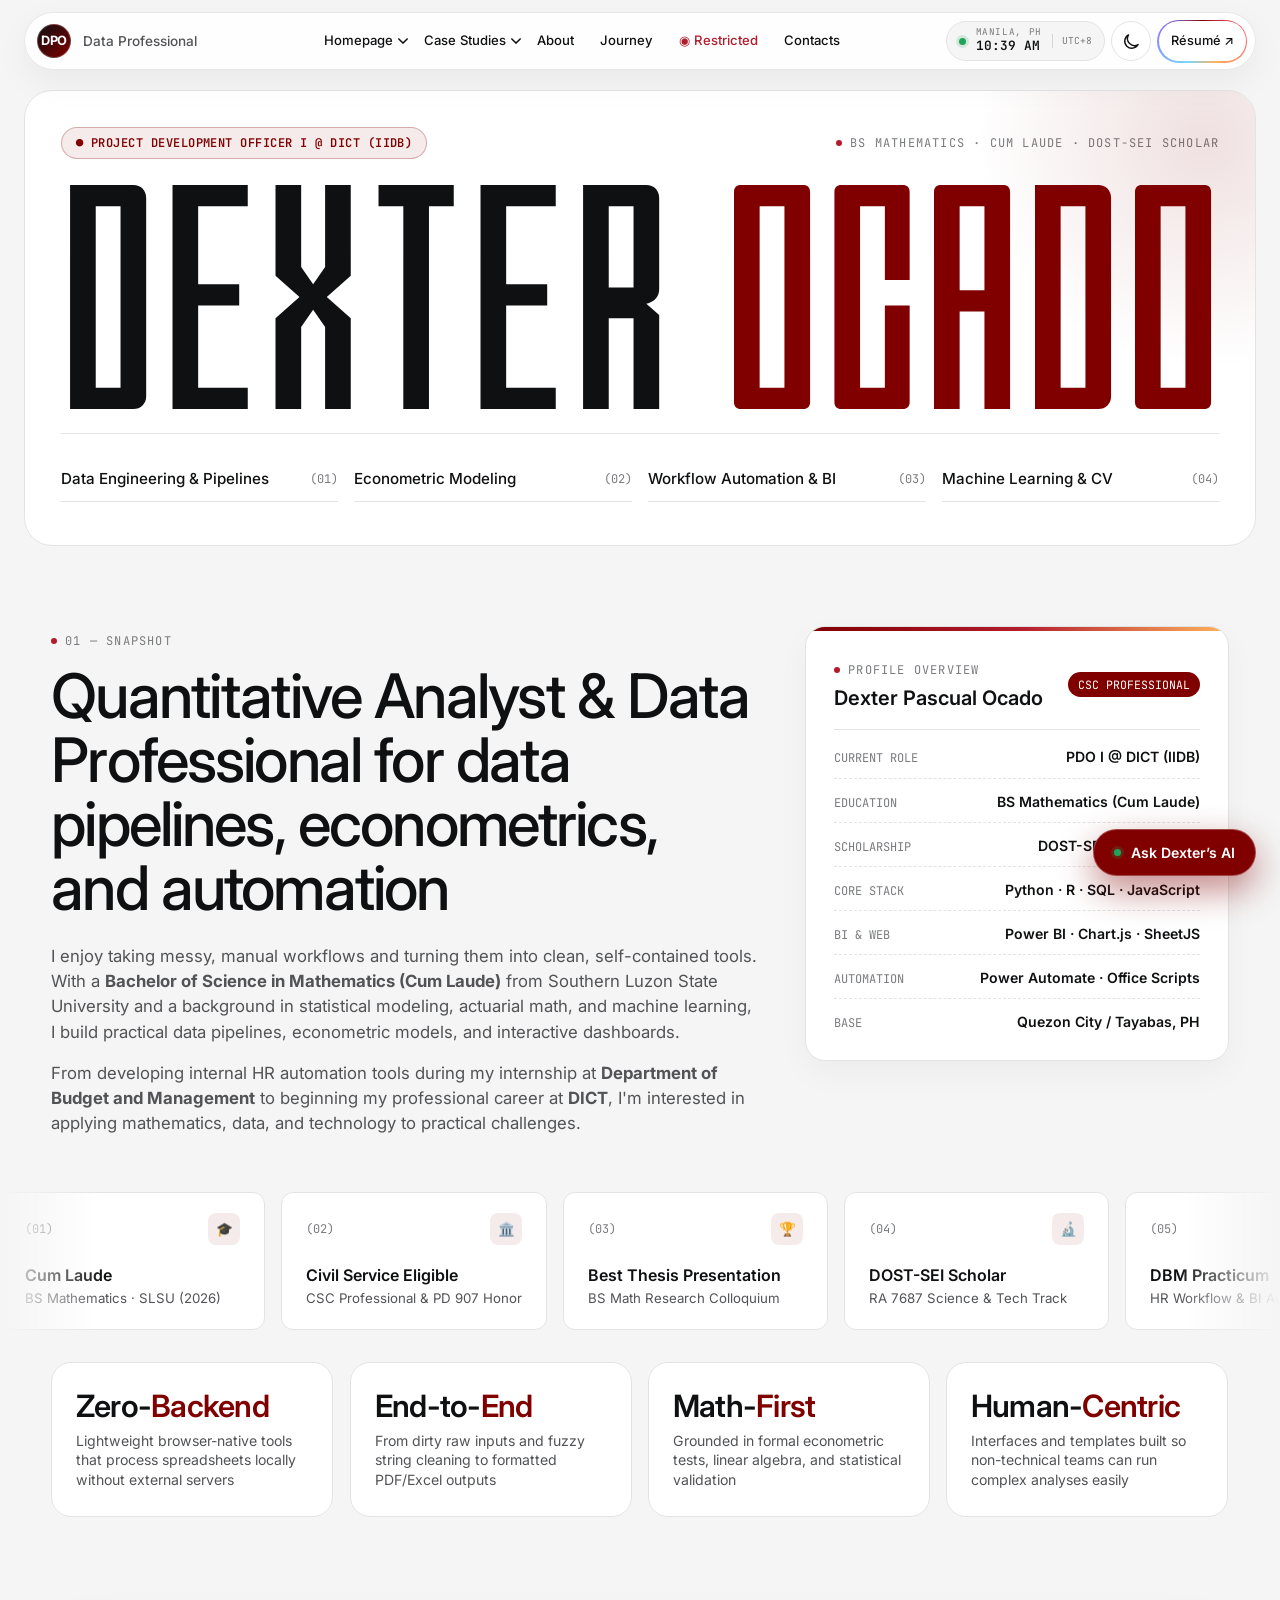
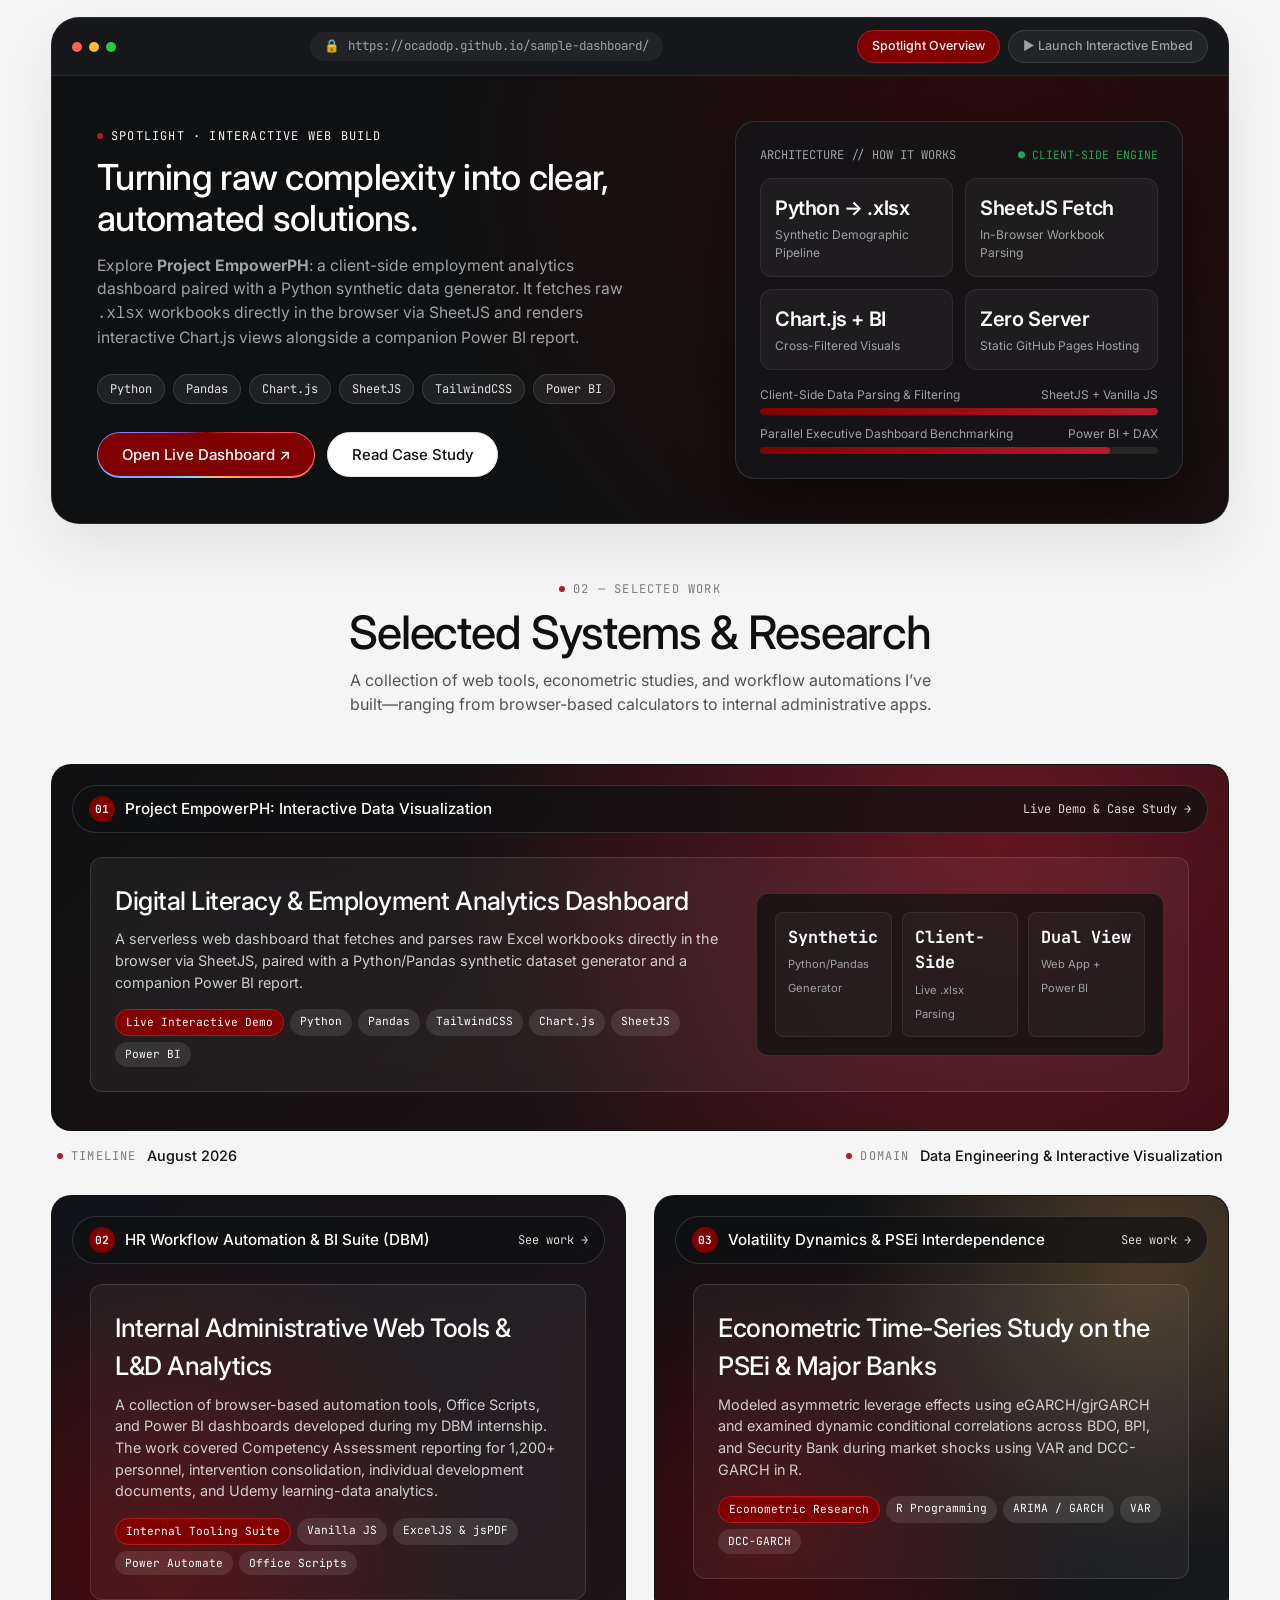
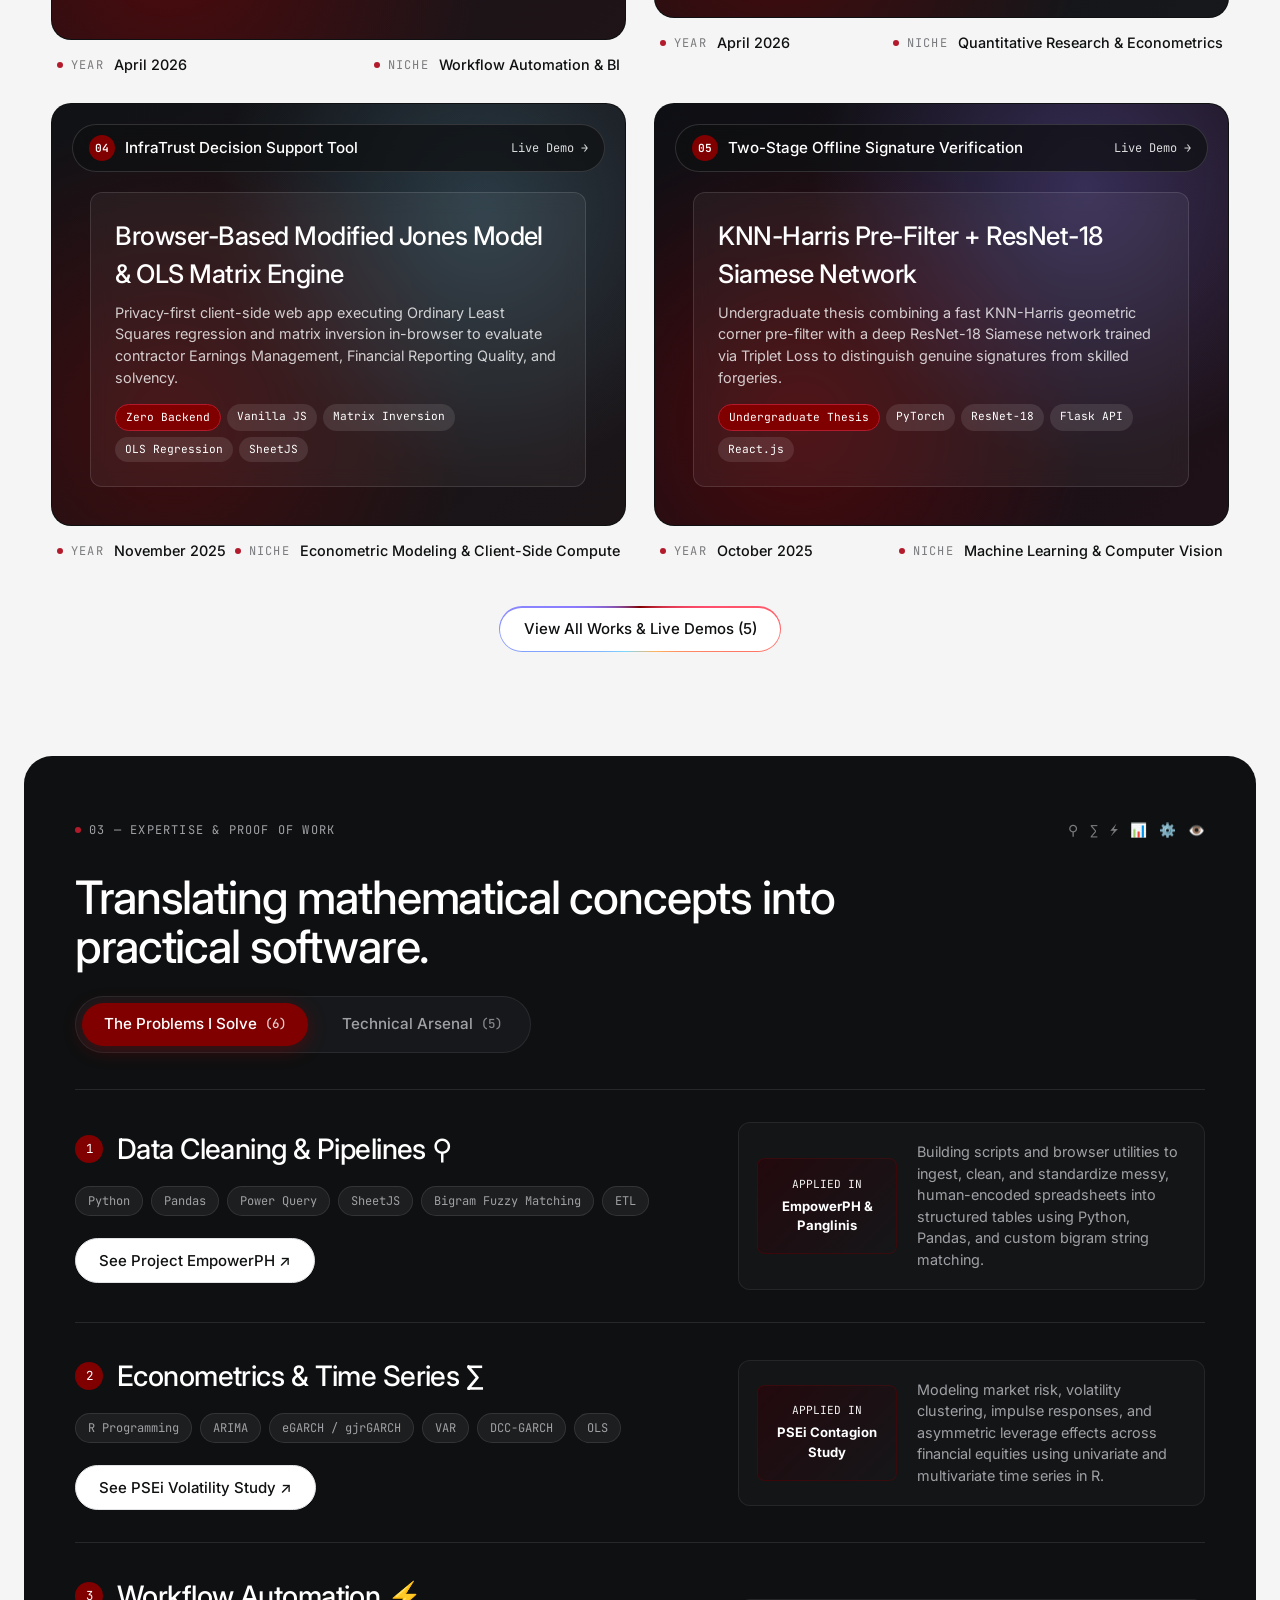
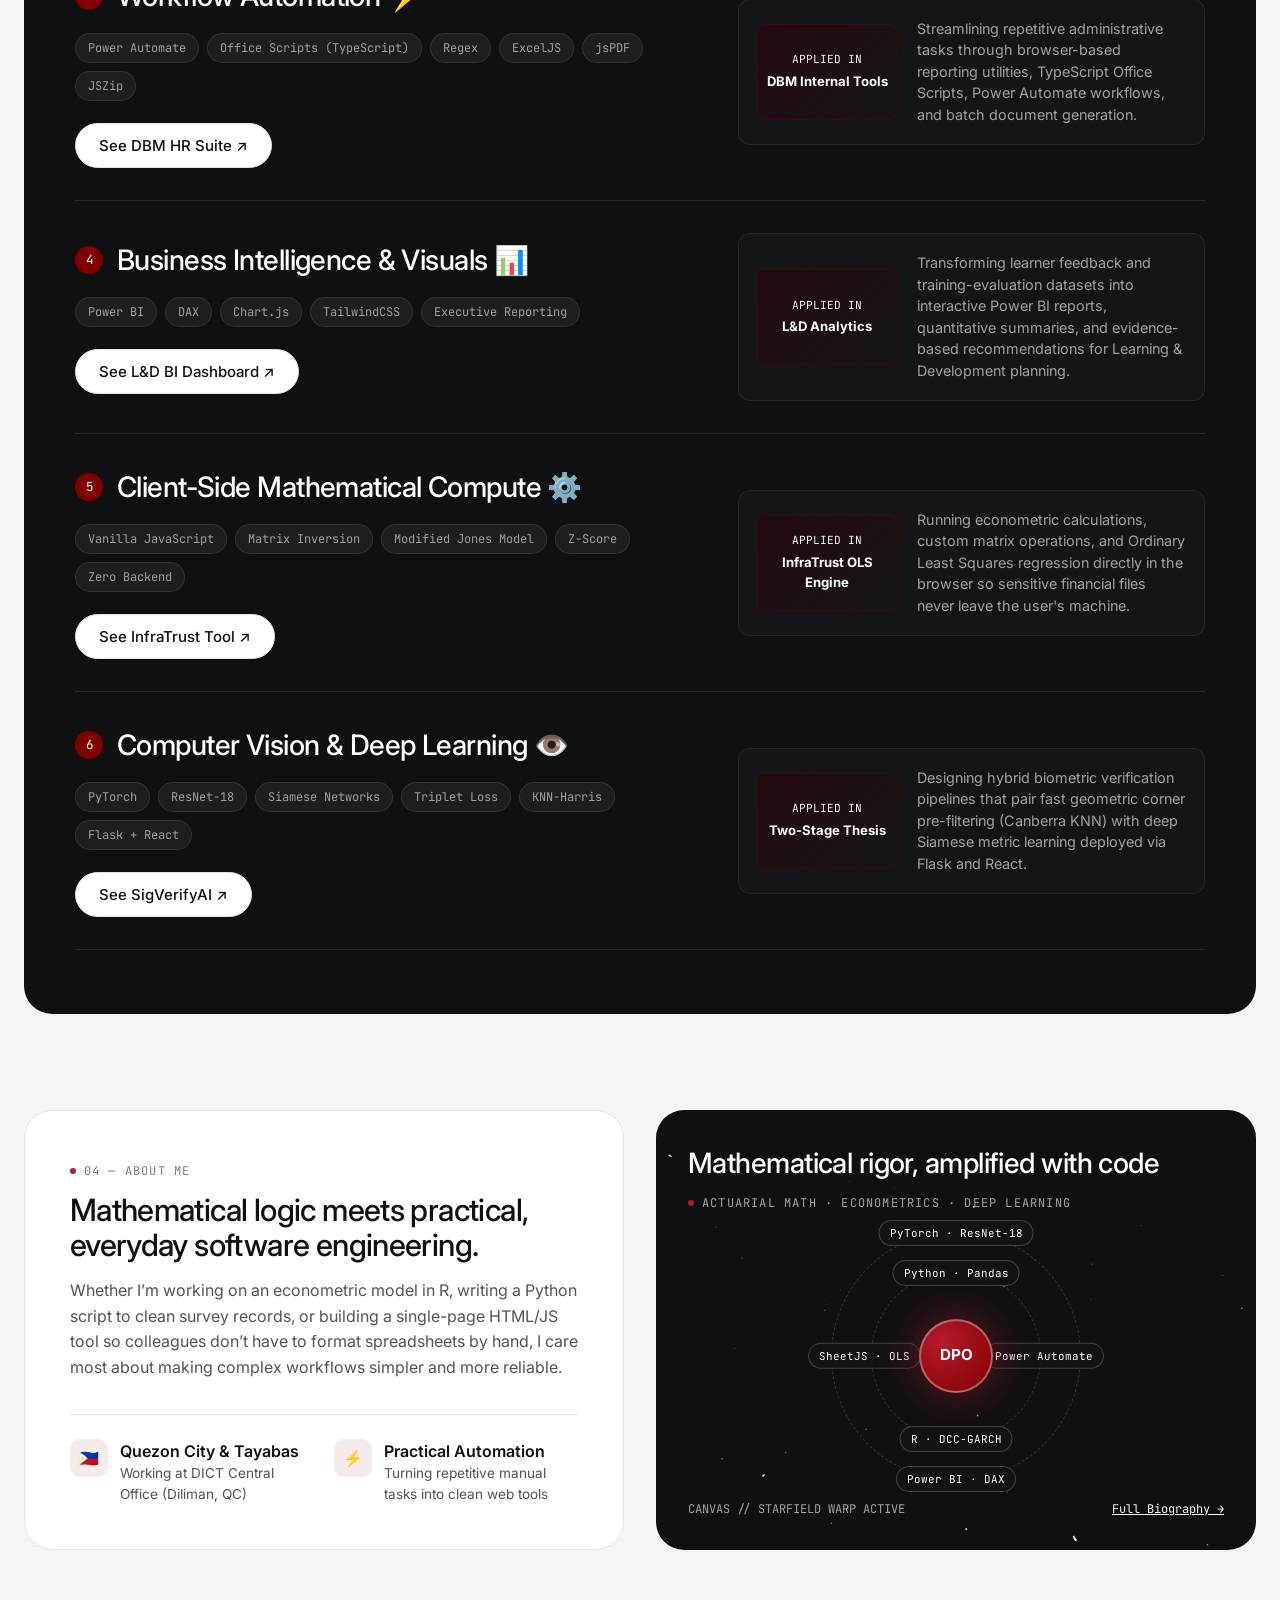
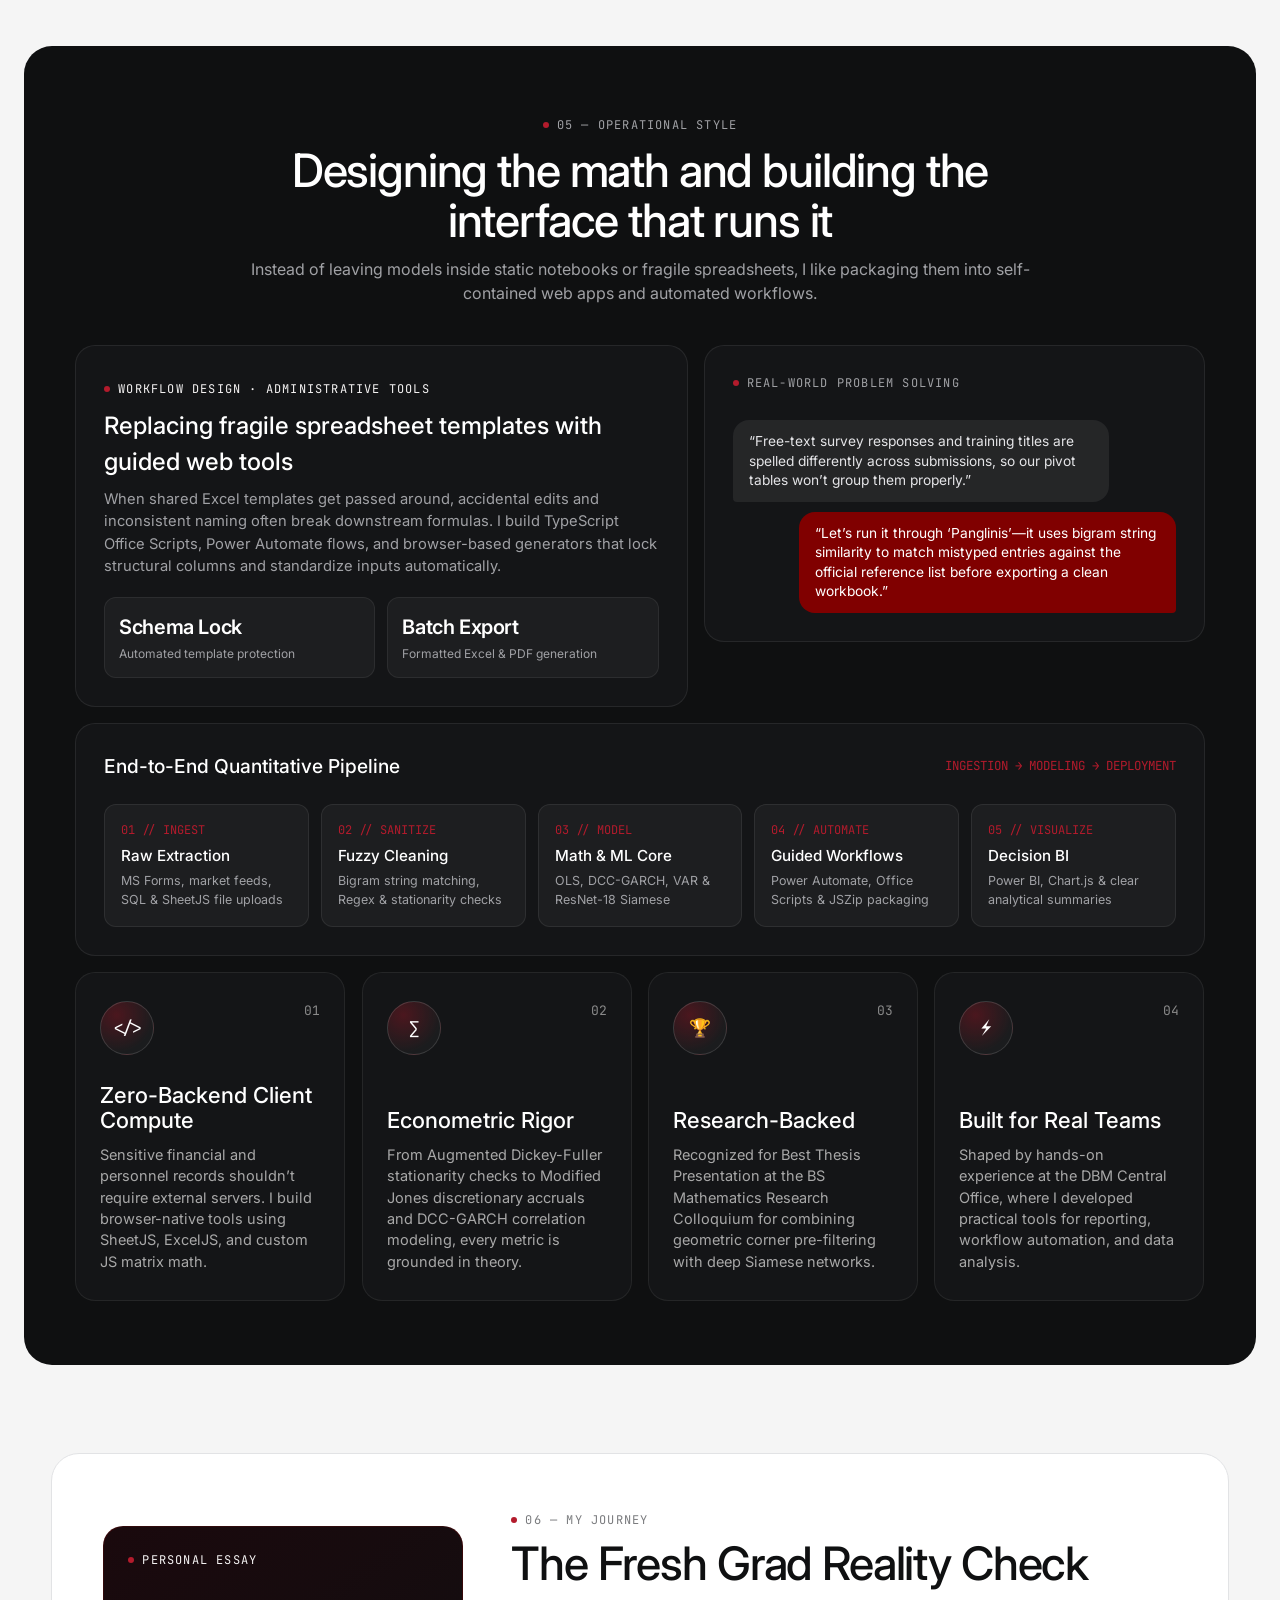
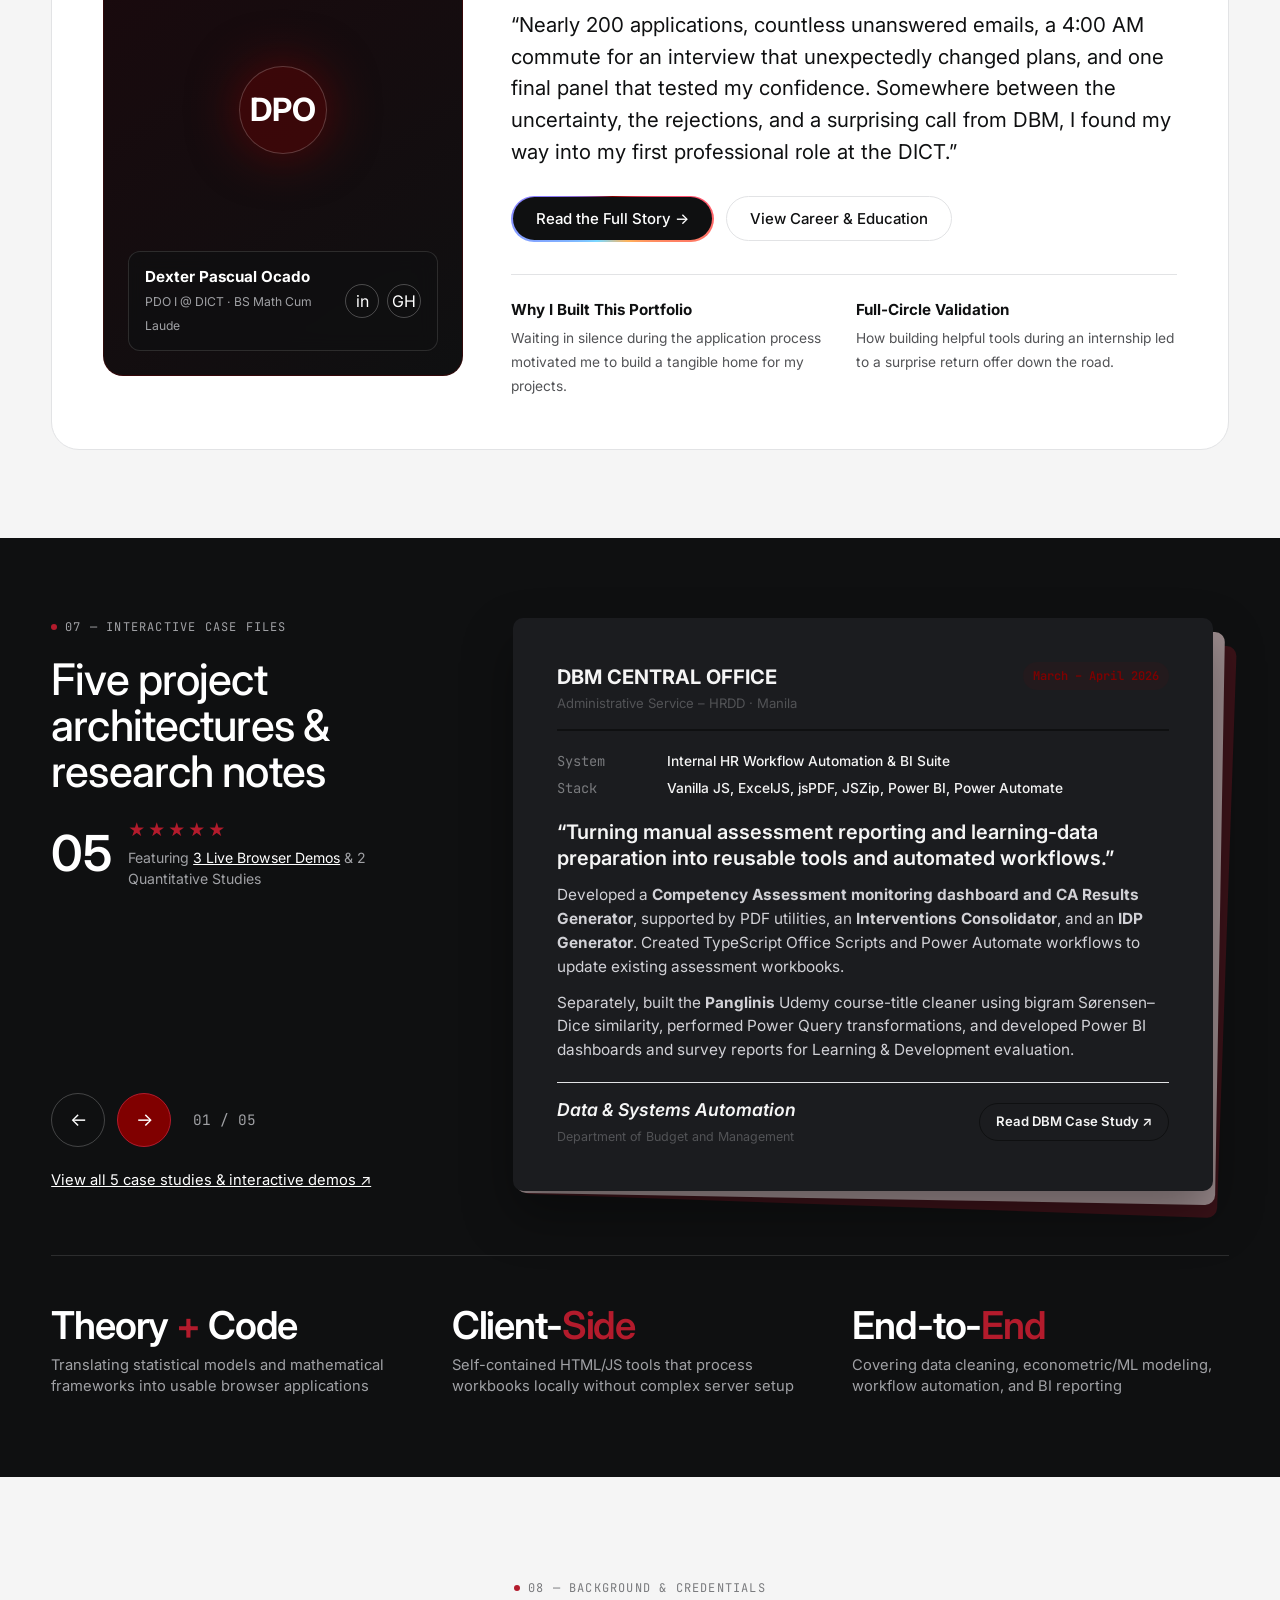
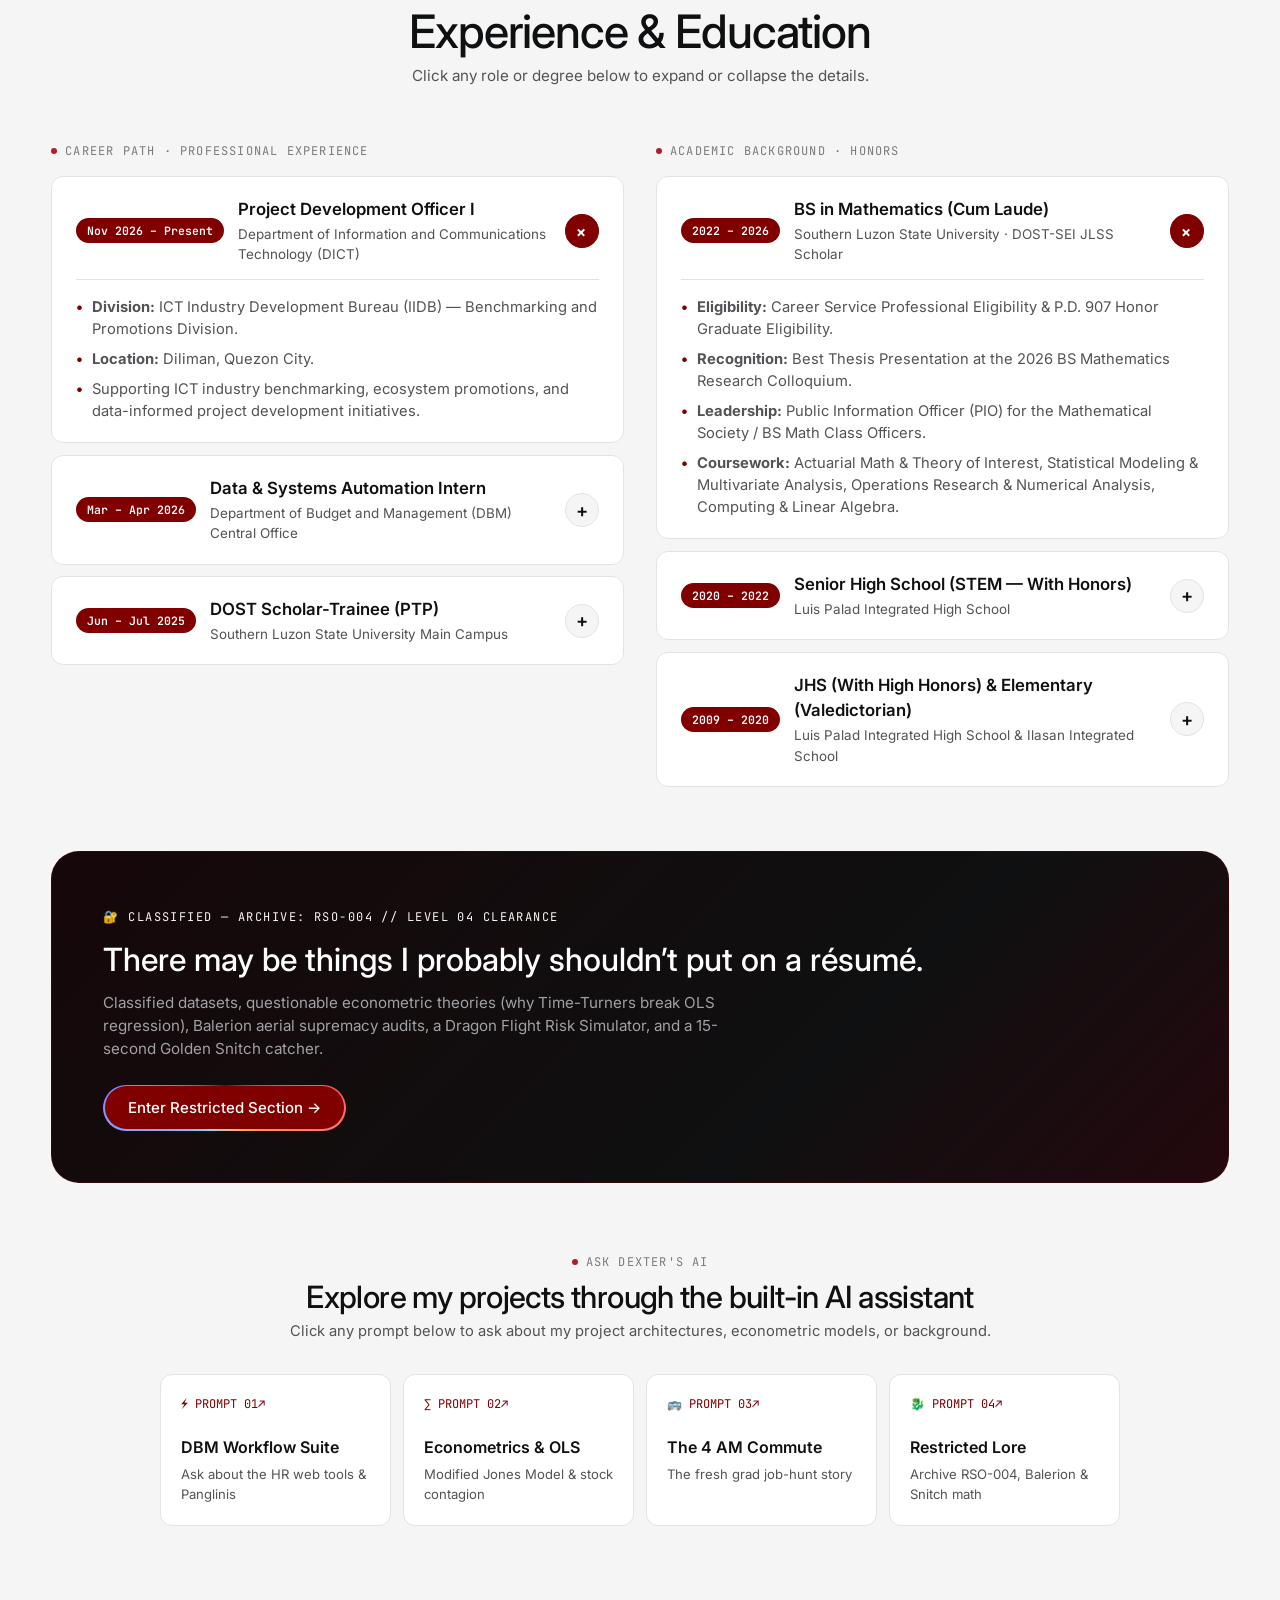
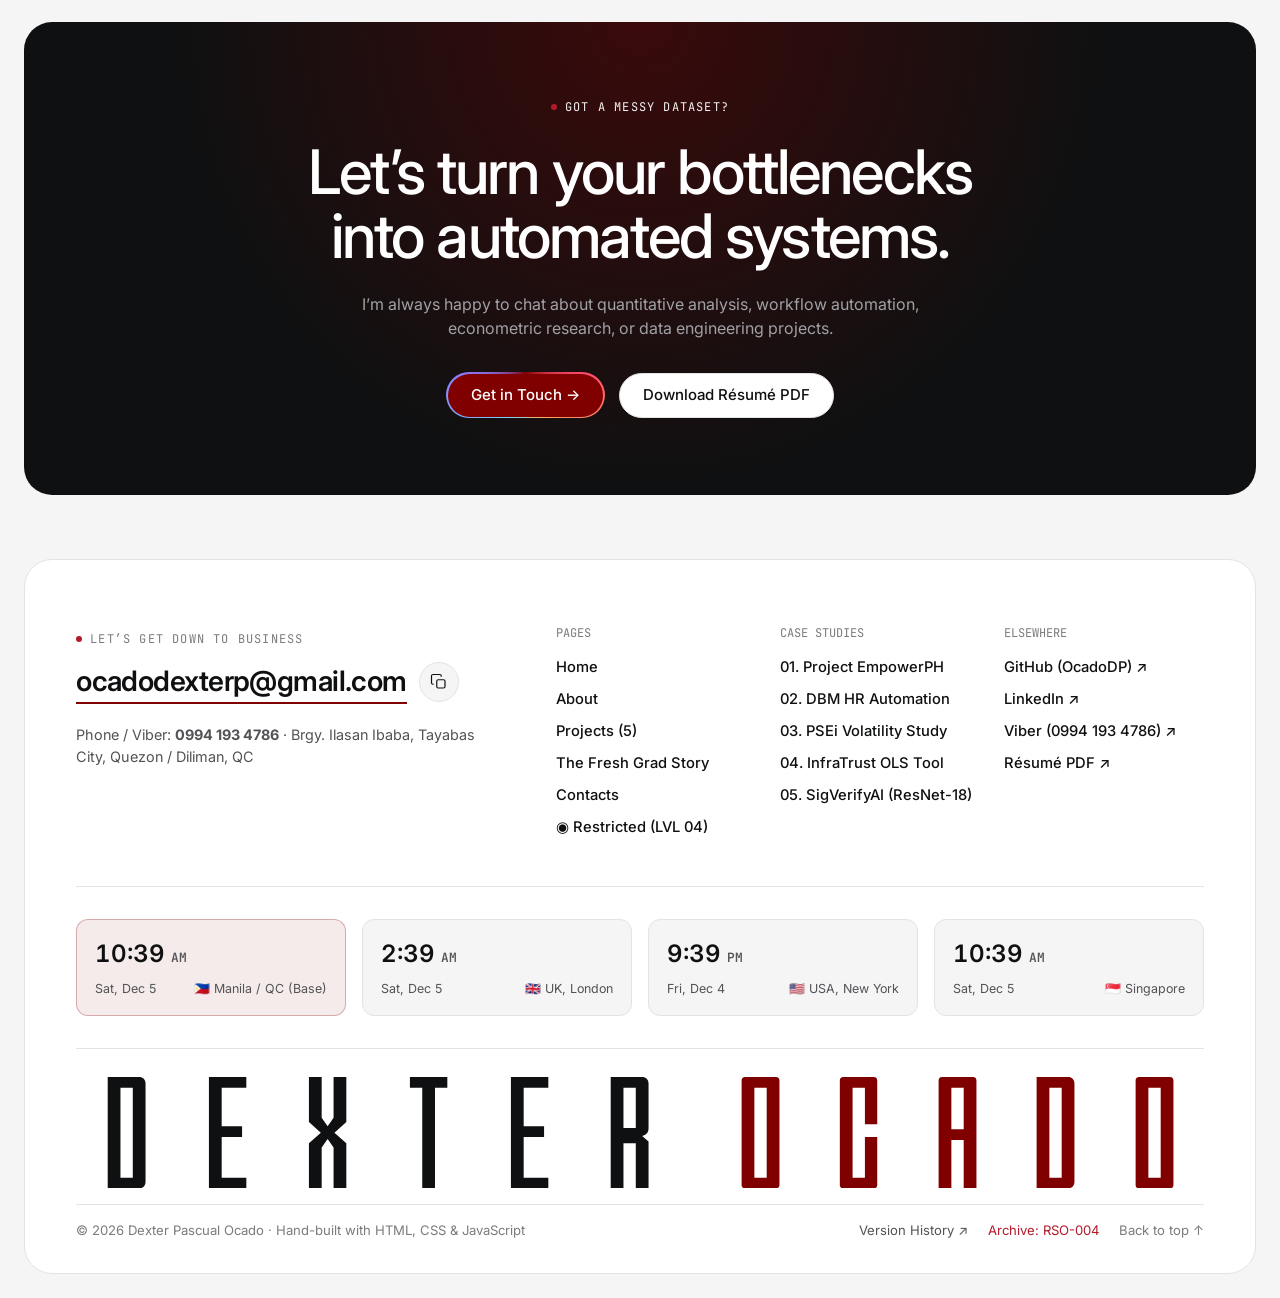
<file: index.html>
<!DOCTYPE html>
<html class="lenis lenis-smooth" lang="en">
  <head>
    <meta charset="utf-8"/>
    <meta content="width=device-width, initial-scale=1, shrink-to-fit=no" name="viewport"/>
    <meta content="#800000" name="theme-color"/>
    <title>Dexter Pascual Ocado | Quantitative Analyst &amp; Data Professional</title>
    <meta content="Dexter Pascual Ocado — Quantitative Analyst and Data Professional specializing in data pipelines, econometric modeling, workflow automation, and machine learning." name="description"/>
    <meta content="Dexter Pascual Ocado | Quantitative Analyst &amp; Data Professional" property="og:title"/>
    <meta content="Turning raw complexity into clear, automated solutions. BS Mathematics (Cum Laude), PDO I at DICT, and systems builder." property="og:description"/>
    <meta content="website" property="og:type"/>


    <link crossorigin="anonymous" href="https://cdn.prod.website-files.com" rel="preconnect"/>
    <link as="font" crossorigin="" href="https://cdn.prod.website-files.com/69f9c76884333229e651e7bc/69f9c76f84333229e651ea81_Switzer-Variable.woff2" rel="preload" type="font/woff2"/>
    <link href="https://fonts.googleapis.com" rel="preconnect"/>
    <link crossorigin="" href="https://fonts.gstatic.com" rel="preconnect"/>
    <link href="https://fonts.googleapis.com/css2?family=Antonio:wght@700&amp;family=Inter:wght@400;500;600;700&amp;family=JetBrains+Mono:wght@400;500;600&amp;display=swap" rel="stylesheet"/>


    <script src="https://cdn.prod.website-files.com/gsap/3.15.0/gsap.min.js"></script>
    <script src="https://cdn.prod.website-files.com/gsap/3.15.0/ScrollTrigger.min.js"></script>

    <style>
      :root {
        --bg-paper: #f5f5f5;
        --bg-white: #ffffff;
        --bg-dark: #0f1011;
        --bg-dark-card: #141517;
        --bg-dark-elevated: #1b1c1f;
        --ink: #0f1011;
        --grey-400: #525356;
        --grey-300: #7a7b7e;
        --grey-250: #a0a1a5;
        --grey-100: #e2e3e5;
        --maroon: #800000;
        --maroon-bright: #b31b2c;
        --maroon-glow: #ff4d6d;
        --maroon-soft: rgba(128, 0, 0, 0.08);
        --maroon-border: rgba(128, 0, 0, 0.28);
        --amber: #ffb35c;
        --cyan: #7ad8ff;
        --violet: #8b7bff;
        --green: #22a35a;
        --radius-xs: 8px;
        --radius-sm: 12px;
        --radius-md: 20px;
        --radius-lg: 28px;
        --font-sans: "Switzer", "Inter", -apple-system, BlinkMacSystemFont, sans-serif;
        --font-mono: "JetBrains Mono", monospace;
        --font-display: "Antonio", Impact, sans-serif;
      }

      *, *::before, *::after {
        box-sizing: border-box;
        margin: 0;
        padding: 0;
      }

      html {
        font-family: var(--font-sans);
        background-color: var(--bg-paper);
        color: var(--ink);
        scroll-behavior: smooth;
        -webkit-font-smoothing: antialiased;
        -moz-osx-font-smoothing: grayscale;
      }

      body {
        overflow-x: hidden;
        background-color: var(--bg-paper);
        line-height: 1.5;
      }

      a {
        color: inherit;
        text-decoration: none;
      }

      img {
        max-width: 100%;
        display: block;
      }

      ul, ol {
        list-style: none;
      }

      .skip-link {
        position: fixed;
        top: -100px;
        left: 16px;
        background: var(--maroon);
        color: #fff;
        padding: 10px 18px;
        border-radius: var(--radius-xs);
        z-index: 9999;
        font-weight: 500;
        transition: top 0.2s ease;
      }

      .skip-link:focus {
        top: 16px;
      }

      .label-caption {
        font-family: var(--font-mono);
        font-size: 0.75rem;
        text-transform: uppercase;
        letter-spacing: 0.1em;
        color: var(--grey-300);
        display: inline-flex;
        align-items: center;
        gap: 8px;
      }

      .label-caption::before {
        content: "";
        width: 6px;
        height: 6px;
        border-radius: 50%;
        background: var(--maroon-bright);
        display: inline-block;
      }

      .heading-h1 {
        font-size: clamp(2.35rem, 4.8vw, 4.35rem);
        line-height: 1.04;
        font-weight: 500;
        letter-spacing: -0.03em;
      }

      .heading-h2 {
        font-size: clamp(1.9rem, 3.6vw, 3.25rem);
        line-height: 1.08;
        font-weight: 500;
        letter-spacing: -0.025em;
      }

      .heading-h3 {
        font-size: clamp(1.4rem, 2.4vw, 2.1rem);
        line-height: 1.15;
        font-weight: 500;
        letter-spacing: -0.02em;
      }

      @keyframes cc-ba {
        to {
          --cc-ba: 360deg;
        }
      }

      .button {
        position: relative;
        display: inline-flex;
        align-items: center;
        justify-content: center;
        border-radius: 999px;
        font-weight: 500;
        font-size: 0.9375rem;
        cursor: pointer;
        transition: transform 0.25s cubic-bezier(0.22, 1, 0.36, 1);
        isolation: isolate;
        border: none;
        background: transparent;
      }

      .button:active {
        transform: scale(0.97);
      }

      .button[data-cc-glow] {
        padding: 1.5px !important;
      }

      .button[data-cc-glow]::before, .button[data-cc-glow]::after {
        content: "";
        position: absolute;
        inset: 0;
        border-radius: inherit;
        z-index: 0;
        pointer-events: none;
        background: conic-gradient(from var(--cc-ba), #800000, #ff4d6d, #ffb35c, #7ad8ff, #8b7bff, #800000);
      }

      .button[data-cc-glow]::before {
        animation: cc-ba 6s linear infinite;
      }

      .button[data-cc-glow]::after {
        animation: cc-ba 1.6s linear infinite;
        opacity: 0;
        transition: opacity 0.35s ease;
      }

      .button[data-cc-glow]:hover::after, .button[data-cc-glow]:focus-visible::after {
        opacity: 1;
      }

      .button-in {
        position: relative;
        z-index: 1;
        display: inline-flex;
        align-items: center;
        justify-content: center;
        gap: 10px;
        padding: 0.78rem 1.45rem;
        border-radius: 999px;
        background: var(--ink);
        color: #fff;
        overflow: hidden;
        transition: background-color 0.25s ease, color 0.25s ease;
      }

      .button.is-light .button-in {
        background: var(--bg-white);
        color: var(--ink);
        border: 1px solid var(--grey-100);
      }

      .button[data-cc-glow].is-light .button-in {
        border: none;
      }

      .button.is-maroon .button-in {
        background: var(--maroon);
        color: #fff;
      }

      .section_home-header {
        padding-top: 20px;
        padding-bottom: 32px;
      }

      .home-header_content {
        background: var(--bg-white);
        border: 1px solid var(--grey-100);
        border-radius: var(--radius-lg);
        padding: clamp(1.25rem, 2.8vw, 2.25rem);
        position: relative;
        overflow: hidden;
      }

      .home-header_content::before {
        content: "";
        position: absolute;
        top: -180px;
        right: -180px;
        width: 460px;
        height: 460px;
        border-radius: 50%;
        background: radial-gradient(circle, rgba(128, 0, 0, 0.12) 0%, rgba(128, 0, 0, 0) 70%);
        pointer-events: none;
      }

      .hero-top-meta {
        display: flex;
        justify-content: space-between;
        align-items: center;
        flex-wrap: wrap;
        gap: 12px;
        margin-bottom: 18px;
      }

      .hero-badge {
        display: inline-flex;
        align-items: center;
        gap: 8px;
        padding: 6px 14px;
        border-radius: 999px;
        background: var(--maroon-soft);
        border: 1px solid var(--maroon-border);
        color: var(--maroon);
        font-family: var(--font-mono);
        font-size: 0.75rem;
        font-weight: 600;
        letter-spacing: 0.04em;
        text-transform: uppercase;
      }

      .home-header_headings {
        width: 100%;
        display: flex;
        justify-content: space-between;
        align-items: stretch;
        gap: clamp(1.5rem, 4.5vw, 4.5rem);
        margin: 14px 0 24px;
        padding: 8px 0 24px;
        border-bottom: 1px solid var(--grey-100);
        user-select: none;
      }

      .home-header_headings .logo-word {
        display: flex;
        align-items: stretch;
        min-width: 0;
        gap: clamp(4px, 0.65vw, 10px);
        color: var(--ink);
      }

      .home-header_headings .logo-word.is-1 {
        flex: 6.15 1 0;
      }

      .home-header_headings .logo-word.is-2 {
        flex: 5 1 0;
        color: var(--maroon);
      }

      .home-header_headings .logo-letter {
        display: block;
        flex: 1 1 0;
        min-width: 0;
        width: 100%;
        height: clamp(110px, 17.5vw, 240px);
        transition: transform 0.32s cubic-bezier(0.22, 1, 0.36, 1), color 0.22s ease;
      }

      .home-header_headings .logo-word.is-1 .logo-letter:hover {
        color: var(--maroon);
        transform: translateY(-6px);
      }

      .home-header_headings .logo-word.is-2 .logo-letter:hover {
        color: var(--ink);
        transform: translateY(-6px);
      }

      .home-header_services {
        display: grid;
        grid-template-columns: repeat(4, 1fr);
        gap: 16px;
        margin-bottom: 4px;
      }

      .home-header_service-link {
        display: block;
        padding: 10px 0 4px;
        position: relative;
      }

      .home-header_service-top {
        display: flex;
        justify-content: space-between;
        align-items: center;
        margin-bottom: 10px;
      }

      .home-header_service-text {
        font-size: 0.95rem;
        font-weight: 500;
        color: var(--ink);
        transition: color 0.2s ease, transform 0.2s ease;
      }

      .home-header_service-num {
        font-family: var(--font-mono);
        font-size: 0.75rem;
        color: var(--grey-300);
      }

      .home-header_service-line {
        height: 1px;
        width: 100%;
        background: var(--grey-100);
        position: relative;
        overflow: hidden;
      }

      .home-header_service-line::after {
        content: "";
        position: absolute;
        inset: 0;
        background: var(--maroon);
        transform: scaleX(0);
        transform-origin: left;
        transition: transform 0.4s cubic-bezier(0.22, 1, 0.36, 1);
      }

      .home-header_service-link:hover .home-header_service-text {
        color: var(--maroon);
        transform: translateX(4px);
      }

      .home-header_service-link:hover .home-header_service-line::after {
        transform: scaleX(1);
      }

      .hero-showcase {
        background: var(--bg-dark);
        border-radius: var(--radius-lg);
        overflow: hidden;
        border: 1px solid rgba(255, 255, 255, 0.1);
        color: #fff;
        position: relative;
        margin-bottom: 56px;
        box-shadow: 0 24px 60px rgba(15, 16, 17, 0.08);
      }

      .hero-showcase-bar {
        display: flex;
        align-items: center;
        justify-content: space-between;
        padding: 12px 20px;
        background: #16171a;
        border-bottom: 1px solid rgba(255, 255, 255, 0.08);
        flex-wrap: wrap;
        gap: 12px;
      }

      .browser-dots {
        display: flex;
        align-items: center;
        gap: 7px;
      }

      .browser-dots span {
        width: 10px;
        height: 10px;
        border-radius: 50%;
        background: #35363a;
      }

      .browser-dots span:nth-child(1) {
        background: #ff5f56;
      }

      .browser-dots span:nth-child(2) {
        background: #ffbd2e;
      }

      .browser-dots span:nth-child(3) {
        background: #27c93f;
      }

      .browser-url {
        font-family: var(--font-mono);
        font-size: 0.78rem;
        color: var(--grey-250);
        background: rgba(255, 255, 255, 0.05);
        padding: 5px 14px;
        border-radius: 999px;
        display: inline-flex;
        align-items: center;
        gap: 8px;
      }

      .showcase-controls {
        display: flex;
        align-items: center;
        gap: 8px;
      }

      .showcase-tab-btn {
        background: rgba(255, 255, 255, 0.06);
        color: var(--grey-250);
        border: 1px solid rgba(255, 255, 255, 0.1);
        padding: 6px 14px;
        border-radius: 999px;
        font-size: 0.78rem;
        font-weight: 500;
        cursor: pointer;
        transition: all 0.2s ease;
      }

      .showcase-tab-btn.active, .showcase-tab-btn:hover {
        background: var(--maroon);
        color: #fff;
        border-color: var(--maroon-bright);
      }

      .hero-showcase-body {
        position: relative;
        min-height: 420px;
        display: grid;
        grid-template-columns: 1.15fr 0.85fr;
        gap: 32px;
        padding: clamp(1.5rem, 3.5vw, 3rem);
        align-items: center;
        background: radial-gradient(circle at 80% 20%, rgba(128, 0, 0, 0.28), transparent 55%), #0f1011;
      }

      .hero-showcase-iframe-wrap {
        display: none;
        width: 100%;
        height: 540px;
        background: #fff;
      }

      .hero-showcase-iframe-wrap.active {
        display: block;
      }

      .hero-showcase-iframe-wrap iframe {
        width: 100%;
        height: 100%;
        border: none;
      }

      .showcase-copy h2 {
        font-size: clamp(1.6rem, 2.8vw, 2.5rem);
        line-height: 1.12;
        font-weight: 500;
        letter-spacing: -0.02em;
        margin: 12px 0 16px;
      }

      .showcase-copy p {
        color: var(--grey-250);
        font-size: 0.98rem;
        max-width: 540px;
        margin-bottom: 24px;
      }

      .pill-tags {
        display: flex;
        flex-wrap: wrap;
        gap: 8px;
        margin-bottom: 28px;
      }

      .pill-tag {
        font-family: var(--font-mono);
        font-size: 0.75rem;
        padding: 5px 12px;
        border-radius: 999px;
        background: rgba(255, 255, 255, 0.07);
        border: 1px solid rgba(255, 255, 255, 0.12);
        color: #e4e4e7;
      }

      .showcase-visual-card {
        background: rgba(20, 21, 23, 0.9);
        border: 1px solid rgba(255, 255, 255, 0.12);
        border-radius: var(--radius-md);
        padding: 24px;
        box-shadow: 0 24px 60px rgba(0, 0, 0, 0.45);
      }

      .mini-kpi-grid {
        display: grid;
        grid-template-columns: repeat(2, 1fr);
        gap: 12px;
        margin-bottom: 16px;
      }

      .mini-kpi {
        background: rgba(255, 255, 255, 0.04);
        border: 1px solid rgba(255, 255, 255, 0.07);
        border-radius: var(--radius-sm);
        padding: 14px;
      }

      .mini-kpi-val {
        font-size: 1.25rem;
        font-weight: 600;
        color: #fff;
        letter-spacing: -0.02em;
      }

      .mini-kpi-lbl {
        font-size: 0.75rem;
        color: var(--grey-250);
        margin-top: 3px;
      }

      .mini-bars {
        display: flex;
        flex-direction: column;
        gap: 10px;
        margin-top: 14px;
      }

      .mini-bar-row {
        display: flex;
        flex-direction: column;
        gap: 4px;
        font-size: 0.75rem;
        color: var(--grey-250);
      }

      .mini-bar-track {
        height: 7px;
        background: rgba(255, 255, 255, 0.08);
        border-radius: 99px;
        overflow: hidden;
      }

      .mini-bar-fill {
        height: 100%;
        background: linear-gradient(90deg, var(--maroon), var(--maroon-glow));
        border-radius: 99px;
      }

      .section_clients {
        padding: 48px 0 48px;
      }

      .clients_head {
        display: grid;
        grid-template-columns: 1.25fr 0.75fr;
        gap: 48px;
        align-items: start;
      }

      .clients_bio {
        margin-top: 24px;
        color: var(--grey-400);
        font-size: 1.05rem;
        max-width: 720px;
      }

      .clients_bio p + p {
        margin-top: 16px;
      }

      .snapshot-card {
        background: var(--bg-white);
        border: 1px solid var(--grey-100);
        border-radius: var(--radius-md);
        padding: 28px;
        box-shadow: 0 12px 32px rgba(15, 16, 17, 0.04);
        position: relative;
        overflow: hidden;
      }

      .snapshot-card::before {
        content: "";
        position: absolute;
        top: 0;
        left: 0;
        right: 0;
        height: 4px;
        background: linear-gradient(90deg, var(--maroon), var(--maroon-glow), var(--amber));
      }

      .snapshot-head {
        display: flex;
        justify-content: space-between;
        align-items: center;
        padding-bottom: 16px;
        border-bottom: 1px solid var(--grey-100);
        margin-bottom: 16px;
      }

      .snapshot-list {
        display: grid;
        gap: 12px;
      }

      .snapshot-row {
        display: flex;
        justify-content: space-between;
        align-items: baseline;
        gap: 12px;
        font-size: 0.88rem;
        padding-bottom: 10px;
        border-bottom: 1px dashed var(--grey-100);
      }

      .snapshot-row:last-child {
        border-bottom: none;
        padding-bottom: 0;
      }

      .snapshot-key {
        font-family: var(--font-mono);
        font-size: 0.75rem;
        text-transform: uppercase;
        color: var(--grey-300);
      }

      .snapshot-val {
        font-weight: 600;
        color: var(--ink);
        text-align: right;
      }

      .clients_logos {
        margin-top: 56px;
        display: flex;
        overflow: hidden;
        gap: 16px;
        user-select: none;
        mask-image: linear-gradient(to right, transparent, black 8%, black 92%, transparent);
      }

      .brands_card-group {
        display: flex;
        gap: 16px;
        flex-shrink: 0;
        animation: marqueeScroll 34s linear infinite;
      }

      .clients_logos:hover .brands_card-group {
        animation-play-state: paused;
      }

      @keyframes marqueeScroll {
        from {
          transform: translateX(0);
        }

        to {
          transform: translateX(calc(-100% - 16px));
        }
      }

      .clients_brand-card {
        background: var(--bg-white);
        border: 1px solid var(--grey-100);
        border-radius: var(--radius-sm);
        padding: 20px 24px;
        min-width: 265px;
        display: flex;
        flex-direction: column;
        justify-content: space-between;
        gap: 18px;
      }

      .clients_card-top {
        display: flex;
        justify-content: space-between;
        align-items: center;
      }

      .clients_number {
        font-family: var(--font-mono);
        font-size: 0.75rem;
        color: var(--grey-300);
      }

      .clients_badge-icon {
        width: 32px;
        height: 32px;
        border-radius: 8px;
        background: var(--maroon-soft);
        color: var(--maroon);
        display: grid;
        place-items: center;
        font-weight: 700;
        font-size: 0.85rem;
      }

      .clients_name {
        font-weight: 600;
        font-size: 1rem;
        color: var(--ink);
      }

      .clients_desc {
        font-size: 0.83rem;
        color: var(--grey-400);
        margin-top: 2px;
      }

      .dx-trust {
        display: grid;
        grid-template-columns: repeat(4, 1fr);
        gap: 16px;
        margin: 32px 0 16px;
      }

      .dx-trust-item {
        background: var(--bg-white);
        border: 1px solid var(--grey-100);
        border-radius: var(--radius-md);
        padding: 26px 24px;
        display: flex;
        flex-direction: column;
        gap: 8px;
      }

      .dx-trust-big {
        font-size: clamp(1.55rem, 2.4vw, 2.05rem);
        font-weight: 600;
        letter-spacing: -0.025em;
        color: var(--ink);
        line-height: 1.1;
      }

      .dx-trust-big span {
        color: var(--maroon);
      }

      .dx-trust-cap {
        font-size: 0.88rem;
        color: var(--grey-400);
        line-height: 1.4;
      }

      .section_works {
        padding: 36px 0 80px;
      }

      .works_head {
        display: flex;
        flex-direction: column;
        align-items: center;
        text-align: center;
        margin-bottom: 48px;
      }

      .works_list {
        display: grid;
        grid-template-columns: repeat(2, 1fr);
        gap: 28px;
      }

      .works_item.is-featured {
        grid-column: 1 / -1;
      }

      .works_card-wrap {
        display: flex;
        flex-direction: column;
        gap: 14px;
      }

      .works_card {
        position: relative;
        display: block;
        border-radius: var(--radius-md);
        overflow: hidden;
        background: var(--bg-dark);
        border: 1px solid rgba(15, 16, 17, 0.08);
      }

      .works_visual {
        width: 100%;
        height: 100%;
        padding: 88px clamp(1.5rem, 3vw, 2.5rem) clamp(1.5rem, 3vw, 2.5rem);
        display: flex;
        flex-direction: column;
        justify-content: flex-end;
        position: relative;
        transition: transform 0.55s cubic-bezier(0.22, 1, 0.36, 1);
        color: #fff;
        min-height: 390px;
      }

      .works_item.is-featured .works_visual {
        min-height: 0;
        padding-top: 92px;
      }

      .works_card:hover .works_visual {
        transform: scale(1.018);
      }

      .works_visual-bg {
        position: absolute;
        inset: 0;
        z-index: 0;
      }

      .works_visual-bg.empower {
        background: radial-gradient(circle at 80% 20%, rgba(179, 27, 44, 0.48), transparent 55%),
        linear-gradient(135deg, #0f1011 0%, #1c1215 60%, #2c0b12 100%);
      }

      .works_visual-bg.dbm {
        background: radial-gradient(circle at 20% 80%, rgba(128, 0, 0, 0.5), transparent 55%),
        linear-gradient(135deg, #111318 0%, #1f1418 100%);
      }

      .works_visual-bg.volatility {
        background: radial-gradient(circle at 85% 15%, rgba(255, 179, 92, 0.25), transparent 50%),
        radial-gradient(circle at 20% 80%, rgba(128, 0, 0, 0.45), transparent 55%),
        linear-gradient(135deg, #0d0f12 0%, #17181c 100%);
      }

      .works_visual-bg.infratrust {
        background: radial-gradient(circle at 75% 25%, rgba(122, 216, 255, 0.2), transparent 50%),
        radial-gradient(circle at 20% 75%, rgba(128, 0, 0, 0.4), transparent 55%),
        linear-gradient(135deg, #101216 0%, #1b1518 100%);
      }

      .works_visual-bg.signature {
        background: radial-gradient(circle at 75% 20%, rgba(139, 123, 255, 0.28), transparent 50%),
        radial-gradient(circle at 25% 75%, rgba(128, 0, 0, 0.48), transparent 55%),
        linear-gradient(135deg, #0e0f14 0%, #1f1118 100%);
      }

      .works_label {
        position: absolute;
        top: 20px;
        left: 20px;
        right: 20px;
        z-index: 2;
        display: flex;
        align-items: center;
        justify-content: space-between;
        padding: 10px 16px;
        border-radius: 999px;
        background: rgba(15, 16, 17, 0.72);
        backdrop-filter: blur(12px);
        -webkit-backdrop-filter: blur(12px);
        border: 1px solid rgba(255, 255, 255, 0.14);
        color: #fff;
      }

      .about_label-infos {
        display: flex;
        align-items: center;
        gap: 10px;
      }

      .works_pic-dot {
        width: 26px;
        height: 26px;
        border-radius: 50%;
        background: var(--maroon);
        color: #fff;
        font-family: var(--font-mono);
        font-size: 0.7rem;
        font-weight: 600;
        display: grid;
        place-items: center;
      }

      .works_name {
        font-size: 0.95rem;
        font-weight: 500;
      }

      .see-works_cta {
        font-family: var(--font-mono);
        font-size: 0.75rem;
        color: #fff;
        display: inline-flex;
        align-items: center;
        gap: 6px;
        opacity: 0.85;
      }

      .works_card-MockUI {
        position: relative;
        z-index: 1;
        background: rgba(255, 255, 255, 0.05);
        border: 1px solid rgba(255, 255, 255, 0.12);
        border-radius: var(--radius-sm);
        padding: 24px;
        backdrop-filter: blur(10px);
      }

      .works_item.is-featured .works_card-MockUI {
        display: grid;
        grid-template-columns: 1.2fr 0.8fr;
        gap: 28px;
        align-items: center;
      }

      .works_card-MockUI h4 {
        font-size: clamp(1.25rem, 2vw, 1.65rem);
        font-weight: 500;
        margin-bottom: 8px;
        letter-spacing: -0.02em;
      }

      .works_card-MockUI p {
        font-size: 0.9rem;
        color: rgba(255, 255, 255, 0.78);
        max-width: 680px;
        margin-bottom: 16px;
      }

      .works_card-badges {
        display: flex;
        flex-wrap: wrap;
        gap: 6px;
      }

      .works_card-badges span {
        font-family: var(--font-mono);
        font-size: 0.7rem;
        padding: 4px 10px;
        border-radius: 99px;
        background: rgba(255, 255, 255, 0.1);
        color: #fff;
      }

      .works_card-badges span.highlight {
        background: var(--maroon);
        border: 1px solid var(--maroon-glow);
      }

      .featured-telemetry-panel {
        background: rgba(15, 16, 17, 0.75);
        border: 1px solid rgba(255, 255, 255, 0.12);
        border-radius: 12px;
        padding: 18px;
        display: grid;
        grid-template-columns: repeat(3, 1fr);
        gap: 10px;
      }

      .ft-stat {
        background: rgba(255, 255, 255, 0.04);
        border: 1px solid rgba(255, 255, 255, 0.07);
        border-radius: 8px;
        padding: 12px;
      }

      .ft-stat strong {
        display: block;
        font-size: 1.05rem;
        color: #fff;
        font-family: var(--font-mono);
      }

      .ft-stat span {
        font-size: 0.7rem;
        color: var(--grey-250);
      }

      .works_infos {
        display: flex;
        justify-content: space-between;
        align-items: center;
        padding: 0 6px;
      }

      .works_infos-group {
        display: flex;
        align-items: center;
        gap: 10px;
      }

      .works_info {
        font-size: 0.9rem;
        font-weight: 500;
        color: var(--ink);
      }

      .section_home-services {
        padding: 24px 0;
      }

      .home-services_component {
        background: var(--bg-dark);
        color: #fff;
        border-radius: var(--radius-lg);
        padding: clamp(2.5rem, 5vw, 5rem) clamp(1.25rem, 4vw, 3.5rem);
        position: relative;
        overflow: hidden;
      }

      .home-services_head {
        display: flex;
        justify-content: space-between;
        align-items: center;
        margin-bottom: 32px;
      }

      .home-services_icons {
        display: flex;
        gap: 12px;
        color: var(--grey-300);
        font-family: var(--font-mono);
        font-size: 0.85rem;
      }

      .tab-menu {
        display: inline-flex;
        gap: 12px;
        background: #17181b;
        padding: 6px;
        border-radius: 999px;
        border: 1px solid rgba(255, 255, 255, 0.08);
        margin-bottom: 36px;
      }

      .tab-link {
        padding: 10px 22px;
        border-radius: 999px;
        font-size: 0.95rem;
        font-weight: 500;
        color: var(--grey-250);
        cursor: pointer;
        display: inline-flex;
        align-items: center;
        gap: 8px;
        border: none;
        background: transparent;
        transition: all 0.25s ease;
      }

      .tab-link.w--current {
        background: var(--maroon);
        color: #fff;
        box-shadow: 0 4px 18px rgba(128, 0, 0, 0.45);
      }

      .navbar_works-number {
        font-family: var(--font-mono);
        font-size: 0.78rem;
        opacity: 0.8;
      }

      .w-tab-pane {
        display: none;
      }

      .w-tab-pane.w--tab-active {
        display: block;
      }

      .home-services_items {
        display: flex;
        flex-direction: column;
      }

      .home-services_item {
        border-top: 1px solid rgba(255, 255, 255, 0.1);
        padding: 32px 0;
      }

      .home-services_item:last-child {
        border-bottom: 1px solid rgba(255, 255, 255, 0.1);
      }

      .home-services_item-in {
        display: grid;
        grid-template-columns: 1.15fr 0.85fr;
        gap: 32px;
        align-items: center;
      }

      .home-services_item-head {
        display: flex;
        align-items: center;
        gap: 14px;
        margin-bottom: 16px;
      }

      .home-services_number {
        width: 28px;
        height: 28px;
        border-radius: 50%;
        background: var(--maroon);
        color: #fff;
        font-family: var(--font-mono);
        font-size: 0.78rem;
        display: grid;
        place-items: center;
        flex-shrink: 0;
      }

      .home-services_title {
        font-size: clamp(1.35rem, 2.2vw, 1.85rem);
        font-weight: 500;
        letter-spacing: -0.02em;
      }

      .tag-text {
        display: flex;
        flex-wrap: wrap;
        gap: 8px;
        margin-bottom: 22px;
      }

      .tag-text p {
        font-family: var(--font-mono);
        font-size: 0.75rem;
        padding: 5px 12px;
        border-radius: 999px;
        background: rgba(255, 255, 255, 0.06);
        border: 1px solid rgba(255, 255, 255, 0.1);
        color: var(--grey-250);
      }

      .home-services_desc {
        display: grid;
        grid-template-columns: 140px 1fr;
        gap: 20px;
        align-items: center;
        background: #141517;
        border: 1px solid rgba(255, 255, 255, 0.07);
        padding: 18px;
        border-radius: var(--radius-sm);
      }

      .proof-box {
        height: 96px;
        border-radius: 8px;
        background: linear-gradient(135deg, #23090d, #151619);
        border: 1px solid var(--maroon-border);
        display: flex;
        flex-direction: column;
        justify-content: center;
        align-items: center;
        text-align: center;
        padding: 8px;
        font-family: var(--font-mono);
        font-size: 0.7rem;
        color: #f5f3f3;
      }

      .proof-box strong {
        font-size: 0.82rem;
        color: #fff;
        margin-top: 4px;
        font-family: var(--font-sans);
      }

      .home-services_text-wrap p {
        font-size: 0.9rem;
        color: var(--grey-250);
        line-height: 1.5;
      }

      .section_about {
        padding: 72px 0;
      }

      .about_component {
        display: grid;
        grid-template-columns: 1fr 1fr;
        gap: 32px;
        align-items: stretch;
      }

      .about_content {
        background: var(--bg-white);
        border: 1px solid var(--grey-100);
        border-radius: var(--radius-lg);
        padding: clamp(2rem, 3.5vw, 3.25rem);
        display: flex;
        flex-direction: column;
        justify-content: space-between;
      }

      .about_paragraph {
        color: var(--grey-400);
        font-size: 1rem;
        margin-top: 16px;
        line-height: 1.6;
      }

      .about_items {
        display: grid;
        grid-template-columns: 1fr 1fr;
        gap: 20px;
        margin-top: 32px;
        padding-top: 24px;
        border-top: 1px solid var(--grey-100);
      }

      .about_item {
        display: flex;
        align-items: flex-start;
        gap: 12px;
      }

      .about_item-icon {
        width: 38px;
        height: 38px;
        border-radius: 10px;
        background: var(--maroon-soft);
        color: var(--maroon);
        display: grid;
        place-items: center;
        font-weight: 700;
        flex-shrink: 0;
      }

      .about_item-title {
        font-size: 1rem;
        font-weight: 600;
      }

      .home-grid_team {
        position: relative;
        background: var(--bg-dark);
        border-radius: var(--radius-lg);
        overflow: hidden;
        min-height: 440px;
        display: flex;
        flex-direction: column;
        justify-content: space-between;
        padding: 32px;
        color: #fff;
        isolation: isolate;
      }

      .space-canvas {
        position: absolute;
        inset: 0;
        width: 100%;
        height: 100%;
        z-index: -1;
        pointer-events: none;
      }

      .team-heading {
        position: relative;
        z-index: 2;
      }

      .home-grid_team-heading {
        font-size: 1.75rem;
        font-weight: 500;
        letter-spacing: -0.02em;
        margin-bottom: 4px;
      }

      .orbit-stage {
        position: relative;
        width: 260px;
        height: 260px;
        margin: auto;
        display: grid;
        place-items: center;
      }

      .orbit-ring {
        position: absolute;
        border-radius: 50%;
        border: 1px dashed rgba(255, 255, 255, 0.16);
        animation: spinOrbit 28s linear infinite;
      }

      .orbit-ring.r1 {
        width: 170px;
        height: 170px;
      }

      .orbit-ring.r2 {
        width: 250px;
        height: 250px;
        animation-direction: reverse;
        animation-duration: 38s;
      }

      @keyframes spinOrbit {
        to {
          transform: rotate(360deg);
        }
      }

      .orbit-core {
        width: 74px;
        height: 74px;
        border-radius: 50%;
        background: radial-gradient(circle at 30% 30%, var(--maroon-bright), var(--maroon));
        border: 2px solid rgba(255, 255, 255, 0.35);
        box-shadow: 0 0 40px rgba(179, 27, 44, 0.6);
        display: grid;
        place-items: center;
        font-weight: 700;
        font-size: 0.95rem;
        z-index: 2;
      }

      .orbit-pill {
        position: absolute;
        padding: 4px 10px;
        border-radius: 999px;
        background: rgba(20, 21, 23, 0.9);
        border: 1px solid rgba(255, 255, 255, 0.2);
        font-family: var(--font-mono);
        font-size: 0.68rem;
        color: #fff;
        white-space: nowrap;
      }

      .orbit-pill.p1 {
        top: -12px;
        left: 50%;
        transform: translateX(-50%);
      }

      .orbit-pill.p2 {
        bottom: -12px;
        left: 50%;
        transform: translateX(-50%);
      }

      .orbit-pill.p3 {
        left: -24px;
        top: 50%;
        transform: translateY(-50%);
      }

      .orbit-pill.p4 {
        right: -24px;
        top: 50%;
        transform: translateY(-50%);
      }

      .features_grid {
        display: grid;
        grid-template-columns: 1.1fr 0.9fr;
        gap: 16px;
        margin-top: 40px;
      }

      .features_card-box {
        background: #141517;
        border: 1px solid rgba(255, 255, 255, 0.08);
        border-radius: var(--radius-md);
        padding: 28px;
        display: flex;
        flex-direction: column;
        justify-content: space-between;
        gap: 20px;
      }

      .features_column {
        display: flex;
        flex-direction: column;
        gap: 16px;
      }

      .chat-bubbles {
        display: flex;
        flex-direction: column;
        gap: 10px;
        margin-top: 8px;
      }

      .chat-bubble {
        max-width: 85%;
        padding: 12px 16px;
        border-radius: 16px;
        font-size: 0.86rem;
        line-height: 1.4;
      }

      .chat-bubble.incoming {
        background: rgba(255, 255, 255, 0.07);
        color: #e4e4e7;
        align-self: flex-start;
        border-bottom-left-radius: 4px;
      }

      .chat-bubble.outgoing {
        background: var(--maroon);
        color: #fff;
        align-self: flex-end;
        border-bottom-right-radius: 4px;
      }

      .features_timeline {
        grid-column: 1 / -1;
        background: #141517;
        border: 1px solid rgba(255, 255, 255, 0.08);
        border-radius: var(--radius-md);
        padding: 28px;
      }

      .timeline-steps {
        display: grid;
        grid-template-columns: repeat(5, 1fr);
        gap: 12px;
        margin-top: 24px;
      }

      .timeline-step {
        background: rgba(255, 255, 255, 0.04);
        border: 1px solid rgba(255, 255, 255, 0.08);
        border-radius: var(--radius-sm);
        padding: 16px;
      }

      .timeline-num {
        font-family: var(--font-mono);
        font-size: 0.75rem;
        color: var(--maroon-glow);
        margin-bottom: 6px;
      }

      .timeline-title {
        font-weight: 500;
        font-size: 0.95rem;
        color: #fff;
      }

      .timeline-sub {
        font-size: 0.78rem;
        color: var(--grey-250);
        margin-top: 4px;
      }

      .dx-ph {
        display: grid;
        grid-template-columns: repeat(4, minmax(0, 1fr));
        gap: 16px;
        margin-top: 16px;
      }

      .dx-ph-card {
        position: relative;
        border-radius: 20px;
        min-height: 310px;
        padding: 28px 24px;
        background: #141517;
        border: 1px solid rgba(255, 255, 255, 0.07);
        color: #fff;
        display: flex;
        flex-direction: column;
        justify-content: space-between;
        gap: 28px;
        overflow: hidden;
        isolation: isolate;
      }

      .dx-ph-top {
        display: flex;
        justify-content: space-between;
        align-items: flex-start;
        gap: 12px;
      }

      .dx-ph-num {
        font-family: var(--font-mono);
        font-size: 13px;
        color: #8a8a8a;
      }

      .dx-ph-ico {
        width: 54px;
        height: 54px;
        border-radius: 50%;
        display: flex;
        align-items: center;
        justify-content: center;
        color: #fff;
        background: radial-gradient(circle at 30% 25%, rgba(179, 27, 44, 0.35), rgba(255, 255, 255, 0.03) 70%);
        border: 1px solid rgba(255, 255, 255, 0.14);
        font-family: var(--font-mono);
        font-size: 1.1rem;
      }

      .dx-ph-card h3 {
        font-size: 22px;
        line-height: 1.15;
        font-weight: 500;
        margin: 0 0 10px;
        color: #fff;
      }

      .dx-ph-card p {
        font-size: 14.5px;
        line-height: 1.48;
        color: #a8a8a8;
        margin: 0;
      }

      .section_founder {
        padding: 64px 0;
      }

      .founder-card {
        background: var(--bg-white);
        border: 1px solid var(--grey-100);
        border-radius: var(--radius-lg);
        padding: clamp(1.75rem, 4vw, 3.5rem);
        display: grid;
        grid-template-columns: 360px 1fr;
        gap: 48px;
        align-items: center;
      }

      .founder-photo-box {
        position: relative;
        border-radius: var(--radius-md);
        overflow: hidden;
        background: linear-gradient(145deg, #1a090d 0%, #0f1011 100%);
        aspect-ratio: 4 / 5;
        display: flex;
        flex-direction: column;
        justify-content: space-between;
        padding: 24px;
        color: #fff;
        border: 1px solid var(--maroon-border);
      }

      .founder-monogram {
        width: 88px;
        height: 88px;
        border-radius: 50%;
        background: rgba(128, 0, 0, 0.35);
        border: 1px solid rgba(255, 255, 255, 0.2);
        display: grid;
        place-items: center;
        font-size: 2rem;
        font-weight: 700;
        margin: auto;
        box-shadow: 0 0 50px rgba(128, 0, 0, 0.6);
      }

      .founder-tag {
        background: rgba(15, 16, 17, 0.8);
        backdrop-filter: blur(10px);
        padding: 14px 16px;
        border-radius: var(--radius-sm);
        border: 1px solid rgba(255, 255, 255, 0.12);
        display: flex;
        justify-content: space-between;
        align-items: center;
        gap: 12px;
      }

      .founder-tag b {
        display: block;
        font-size: 0.95rem;
      }

      .founder-tag span {
        font-size: 0.76rem;
        color: var(--grey-250);
      }

      .founder-quote {
        font-size: clamp(1.1rem, 1.6vw, 1.32rem);
        line-height: 1.55;
        color: var(--ink);
        margin: 20px 0 28px;
      }

      .founder-pts {
        display: grid;
        grid-template-columns: 1fr 1fr;
        gap: 24px;
        margin-top: 32px;
        padding-top: 24px;
        border-top: 1px solid var(--grey-100);
      }

      .founder-pts b {
        display: block;
        font-size: 0.95rem;
        margin-bottom: 4px;
      }

      .founder-pts span {
        font-size: 0.86rem;
        color: var(--grey-400);
      }

      .section_testimonials {
        background: var(--bg-dark);
        color: #fff;
        padding: 80px 0;
        margin: 24px 0;
      }

      .lt {
        display: grid;
        grid-template-columns: minmax(0, 390px) minmax(0, 1fr);
        grid-template-areas: "tp st" "ct st";
        column-gap: 72px;
        row-gap: 36px;
        align-items: start;
      }

      .lt-tp {
        grid-area: tp;
        display: flex;
        flex-direction: column;
        gap: 20px;
      }

      .lt-h {
        font-size: clamp(2rem, 3.4vw, 3rem);
        line-height: 1.06;
        font-weight: 500;
        letter-spacing: -0.02em;
      }

      .lt-rt {
        display: flex;
        align-items: center;
        gap: 16px;
        margin-top: 4px;
      }

      .lt-n {
        font-size: 3.1rem;
        font-weight: 600;
        line-height: 1;
        color: #fff;
      }

      .lt-stars {
        color: var(--maroon-glow);
        letter-spacing: 3px;
        font-size: 1.05rem;
      }

      .lt-ct {
        grid-area: ct;
        align-self: end;
        display: flex;
        flex-direction: column;
        gap: 22px;
      }

      .lt-bt {
        display: flex;
        align-items: center;
        gap: 12px;
      }

      .lt-b {
        width: 54px;
        height: 54px;
        border-radius: 50%;
        font-size: 1.15rem;
        cursor: pointer;
        display: grid;
        place-items: center;
      }

      .lt-pv {
        border: 1px solid rgba(255, 255, 255, 0.22);
        background: transparent;
        color: #fff;
      }

      .lt-nx {
        border: 1px solid var(--maroon-bright);
        background: var(--maroon);
        color: #fff;
      }

      .lt-cn {
        margin-left: 10px;
        font-family: var(--font-mono);
        font-size: 0.9rem;
        color: var(--grey-250);
      }

      .lt-st {
        grid-area: st;
        position: relative;
        min-width: 0;
        margin-right: 16px;
      }

      .lt-s1 {
        position: absolute;
        inset: 16px -14px -14px 16px;
        background: #3a1218;
        border-radius: 10px;
        transform: rotate(2deg);
      }

      .lt-s2 {
        position: absolute;
        inset: 8px -7px -7px 8px;
        background: #9c8c8e;
        border-radius: 10px;
        transform: rotate(1deg);
      }

      .lt-pp {
        position: relative;
        min-height: 490px;
      }

      .lt-p {
        display: none;
        background: #1b1c1f;
        color: #f5f5f5;
        border-radius: 10px;
        padding: clamp(1.75rem, 3.5vw, 2.75rem);
        flex-direction: column;
        justify-content: space-between;
        gap: 20px;
        min-height: 490px;
        box-shadow: 0 24px 50px rgba(0, 0, 0, 0.35);
      }

      .lt-p.lt-on {
        display: flex;
      }

      .lt-hd {
        display: flex;
        justify-content: space-between;
        align-items: flex-start;
        gap: 16px;
        padding-bottom: 16px;
        border-bottom: 2px solid var(--ink);
      }

      .lt-co {
        font-size: 1.25rem;
        font-weight: 700;
        text-transform: uppercase;
      }

      .lt-wh {
        font-size: 0.82rem;
        color: var(--grey-400);
        display: block;
        margin-top: 2px;
      }

      .lt-vr {
        font-family: var(--font-mono);
        font-size: 0.75rem;
        color: var(--maroon);
        background: var(--maroon-soft);
        padding: 5px 10px;
        border-radius: 99px;
        font-weight: 600;
      }

      .lt-mt {
        display: grid;
        grid-template-columns: 110px 1fr;
        row-gap: 6px;
        font-size: 0.86rem;
      }

      .lt-mt dt {
        color: var(--grey-300);
        font-family: var(--font-mono);
      }

      .lt-mt dd {
        font-weight: 500;
      }

      .lt-bd {
        display: flex;
        flex-direction: column;
        gap: 12px;
        font-size: 0.96rem;
        color: #d1d1d6;
        line-height: 1.55;
      }

      .lt-bd .lt-q {
        font-size: 1.25rem;
        font-weight: 600;
        color: #f5f5f5;
        line-height: 1.32;
      }

      .lt-ft {
        display: flex;
        justify-content: space-between;
        align-items: center;
        flex-wrap: wrap;
        gap: 12px;
        padding-top: 14px;
        border-top: 1px solid var(--grey-100);
      }

      .lt-cite {
        font-size: 1.1rem;
        font-style: italic;
        font-weight: 600;
      }

      .lt-pl {
        display: inline-flex;
        align-items: center;
        gap: 8px;
        padding: 8px 16px;
        border-radius: 999px;
        border: 1px solid var(--ink);
        font-size: 0.82rem;
        font-weight: 600;
      }

      .testimonials_numbers-main {
        display: grid;
        grid-template-columns: repeat(3, 1fr);
        gap: 24px;
        margin-top: 64px;
        padding-top: 48px;
        border-top: 1px solid rgba(255, 255, 255, 0.12);
      }

      .number_block {
        display: flex;
        flex-direction: column;
        gap: 8px;
      }

      .number_wrap {
        font-size: clamp(1.85rem, 3vw, 2.5rem);
        font-weight: 600;
        letter-spacing: -0.03em;
        line-height: 1.1;
        color: #fff;
      }

      .number_wrap span {
        color: var(--maroon-glow);
      }

      .number_desc {
        font-size: 0.92rem;
        color: var(--grey-250);
        line-height: 1.45;
      }

      .section_faq {
        padding: 72px 0;
        background: var(--bg-paper);
      }

      .dual-accordions {
        display: grid;
        grid-template-columns: 1fr 1fr;
        gap: 32px;
        margin-bottom: 64px;
      }

      .faq_list {
        display: flex;
        flex-direction: column;
        gap: 12px;
      }

      .faq_accordion {
        background: var(--bg-white);
        border: 1px solid var(--grey-100);
        border-radius: var(--radius-sm);
        padding: 20px 24px;
        cursor: pointer;
        user-select: none;
        transition: border-color 0.25s ease, box-shadow 0.25s ease;
      }

      .faq_accordion:hover {
        border-color: var(--maroon-border);
        box-shadow: 0 10px 28px rgba(15, 16, 17, 0.04);
      }

      .faq_question-block {
        display: flex;
        justify-content: space-between;
        align-items: center;
        gap: 16px;
      }

      .faq_question-wrap {
        display: flex;
        align-items: center;
        gap: 14px;
      }

      .faq_number-wrap {
        background: var(--maroon);
        color: #fff;
        border-radius: 999px;
        padding: 4px 11px;
        font-family: var(--font-mono);
        font-size: 0.72rem;
        font-weight: 600;
        flex-shrink: 0;
      }

      .faq_question {
        font-size: 1.05rem;
        font-weight: 600;
        color: var(--ink);
      }

      .faq_subrole {
        font-size: 0.84rem;
        color: var(--grey-400);
        margin-top: 2px;
      }

      .faq_button {
        width: 34px;
        height: 34px;
        border-radius: 50%;
        background: var(--bg-paper);
        border: 1px solid var(--grey-100);
        color: var(--ink);
        display: grid;
        place-items: center;
        font-size: 1.15rem;
        font-weight: 600;
        line-height: 1;
        transition: transform 0.3s cubic-bezier(0.22, 1, 0.36, 1), background-color 0.25s ease, color 0.25s ease;
        flex-shrink: 0;
      }

      .faq_accordion.open .faq_button {
        transform: rotate(45deg);
        background: var(--maroon);
        border-color: var(--maroon);
        color: #fff;
      }

      .faq_answer-wrap {
        display: grid;
        grid-template-rows: 0fr;
        transition: grid-template-rows 0.35s cubic-bezier(0.22, 1, 0.36, 1);
      }

      .faq_accordion.open .faq_answer-wrap {
        grid-template-rows: 1fr;
      }

      .faq_answer-inner {
        overflow: hidden;
      }

      .faq_answer {
        padding-top: 16px;
        margin-top: 14px;
        border-top: 1px solid var(--grey-100);
        font-size: 0.92rem;
        color: var(--grey-400);
        display: flex;
        flex-direction: column;
        gap: 8px;
        user-select: text;
      }

      .faq_answer li {
        position: relative;
        padding-left: 16px;
      }

      .faq_answer li::before {
        content: "•";
        position: absolute;
        left: 0;
        color: var(--maroon);
        font-weight: bold;
      }

      .restricted-banner {
        background: linear-gradient(135deg, #160709 0%, #0f1011 65%, #24080d 100%);
        border: 1px solid rgba(128, 0, 0, 0.3);
        border-radius: var(--radius-lg);
        padding: clamp(2rem, 4vw, 3.25rem);
        color: #fff;
        display: flex;
        justify-content: space-between;
        align-items: center;
        flex-wrap: wrap;
        gap: 24px;
        margin: 32px 0;
      }

      .restricted-tag {
        font-family: var(--font-mono);
        font-size: 0.75rem;
        color: #f5f3f3;
        letter-spacing: 0.12em;
        text-transform: uppercase;
        display: inline-flex;
        align-items: center;
        gap: 8px;
        margin-bottom: 10px;
      }

      .restricted-banner h3 {
        font-size: clamp(1.4rem, 2.5vw, 2rem);
        font-weight: 500;
        margin-bottom: 8px;
      }

      .restricted-banner p {
        color: var(--grey-250);
        max-width: 620px;
        font-size: 0.95rem;
      }

      .ask-ai_grid {
        display: grid;
        grid-template-columns: repeat(4, minmax(0, 1fr));
        gap: 12px;
        max-width: 960px;
        margin: 32px auto 0;
      }

      .ask-ai_card {
        display: flex;
        flex-direction: column;
        gap: 6px;
        padding: 20px;
        background: #fff;
        border: 1px solid var(--grey-100);
        border-radius: var(--radius-sm);
        color: var(--ink);
        text-align: left;
        cursor: pointer;
        transition: all 0.25s ease;
      }

      .ask-ai_card:hover {
        border-color: var(--maroon);
        transform: translateY(-3px);
        box-shadow: 0 10px 26px rgba(128, 0, 0, 0.08);
      }

      .ask-ai_top {
        display: flex;
        justify-content: space-between;
        align-items: center;
        margin-bottom: 16px;
        font-family: var(--font-mono);
        font-size: 0.75rem;
        color: var(--maroon);
      }

      .ask-ai_name {
        font-size: 1rem;
        font-weight: 600;
      }

      .ask-ai_sub {
        font-size: 0.82rem;
        color: var(--grey-400);
      }

      .section_cta {
        padding: 24px 0;
      }

      .cta_component {
        background: var(--bg-dark);
        color: #fff;
        border-radius: var(--radius-lg);
        padding: clamp(3rem, 6vw, 5.5rem) clamp(1.5rem, 4vw, 3.5rem);
        text-align: center;
        display: flex;
        flex-direction: column;
        align-items: center;
        gap: 24px;
        background-image: radial-gradient(circle at 50% 0%, rgba(128, 0, 0, 0.38), transparent 60%);
      }

      @media (max-width: 991px) {
        .hero-showcase-body, .clients_head, .home-services_item-in, .about_component, .features_grid, .founder-card, .lt, .dual-accordions, .works_item.is-featured .works_card-MockUI {
          grid-template-columns: 1fr;
        }

        .lt {
          grid-template-areas: "tp" "st" "ct";
        }

        .dx-trust, .dx-ph, .ask-ai_grid {
          grid-template-columns: repeat(2, 1fr);
        }

        .timeline-steps {
          grid-template-columns: repeat(2, 1fr);
        }

        .works_list {
          grid-template-columns: 1fr;
        }
      }

      @media (max-width: 640px) {
        .home-header_headings {
          flex-direction: column;
          gap: 14px;
        }

        .home-header_headings .logo-word {
          width: 100%;
          flex: none;
        }

        .home-header_headings .logo-letter {
          height: clamp(78px, 26vw, 150px);
        }

        .home-header_services, .dx-trust, .dx-ph, .ask-ai_grid, .testimonials_numbers-main, .about_items, .founder-pts, .timeline-steps, .featured-telemetry-panel {
          grid-template-columns: 1fr;
        }

        .home-services_desc {
          grid-template-columns: 1fr;
        }
      }
    </style>
    <link rel="stylesheet" href="site-shared.css"/>
  </head>
  <body>
    <nav class="navbar" aria-label="Main navigation"></nav>
    <a class="skip-link" href="#main">Skip to content</a>





    <main id="main">

      <header class="section_home-header">
        <div class="padding-global is-tiny">
          <div class="container-large">
            <div class="home-header_content">
              <div class="hero-top-meta">
                <span class="hero-badge">● Project Development Officer I @ DICT (IIDB)</span>
                <span class="label-caption">BS Mathematics · Cum Laude · DOST-SEI Scholar</span>
              </div>


              <div aria-label="DEXTER OCADO" class="home-header_headings">

                <div class="logo-word is-1">

                  <svg xmlns="http://www.w3.org/2000/svg" viewBox="0 0 89 262" fill="none" class="logo-letter"><path fill-rule="evenodd" clip-rule="evenodd" d="M0 0H74C82.8 0 89 6.2 89 15V247C89 255.8 82.8 262 74 262H0V0ZM30 25V237H59V25H30Z" fill="currentColor"/></svg>

                  <svg xmlns="http://www.w3.org/2000/svg" viewBox="0 0 88 262" fill="none" class="logo-letter"><path d="M0 0H88V25H30V116H78V141H30V237H88V262H0V0Z" fill="currentColor"/></svg>

                  <svg xmlns="http://www.w3.org/2000/svg" viewBox="0 0 88 262" fill="none" class="logo-letter"><path d="M0 0H30V96L44 116L58 96V0H88V106L60 131L88 156V262H58V166L44 146L30 166V262H0V156L28 131L0 106V0Z" fill="currentColor"/></svg>

                  <svg xmlns="http://www.w3.org/2000/svg" viewBox="0 0 88 262" fill="none" class="logo-letter"><path d="M0 0H88V25H59V262H29V25H0V0Z" fill="currentColor"/></svg>

                  <svg xmlns="http://www.w3.org/2000/svg" viewBox="0 0 88 262" fill="none" class="logo-letter"><path d="M0 0H88V25H30V116H78V141H30V237H88V262H0V0Z" fill="currentColor"/></svg>

                  <svg xmlns="http://www.w3.org/2000/svg" viewBox="0 0 89 262" fill="none" class="logo-letter"><path fill-rule="evenodd" clip-rule="evenodd" d="M0 0H74C82.8 0 89 6.2 89 15V122C89 131 83 137 74 139L89 152V262H59V156H30V262H0V0ZM30 25V120H59V25H30Z" fill="currentColor"/></svg>
                </div>


                <div class="logo-word is-2">

                  <svg xmlns="http://www.w3.org/2000/svg" viewBox="0 0 89 262" fill="none" class="logo-letter"><path fill-rule="evenodd" clip-rule="evenodd" d="M8 0H81C86 0 89 3 89 8V254C89 259 86 262 81 262H8C3 262 0 259 0 254V8C0 3 3 0 8 0ZM30 25V237H59V25H30Z" fill="currentColor"/></svg>

                  <svg xmlns="http://www.w3.org/2000/svg" viewBox="0 0 88 262" fill="none" class="logo-letter"><path d="M8 262H80C85 262 88 259 88 254V141H59V237H30V25H59V111H88V8C88 3 85 0 80 0H8C3 0 0 3 0 8V254C0 259 3 262 8 262Z" fill="currentColor"/></svg>

                  <svg xmlns="http://www.w3.org/2000/svg" viewBox="0 0 89 262" fill="none" class="logo-letter"><path fill-rule="evenodd" clip-rule="evenodd" d="M8 0H81C86 0 89 3 89 8V262H59V148H30V262H0V8C0 3 3 0 8 0ZM30 25V123H59V25H30Z" fill="currentColor"/></svg>

                  <svg xmlns="http://www.w3.org/2000/svg" viewBox="0 0 89 262" fill="none" class="logo-letter"><path fill-rule="evenodd" clip-rule="evenodd" d="M0 0H74C82.8 0 89 6.2 89 15V247C89 255.8 82.8 262 74 262H0V0ZM30 25V237H59V25H30Z" fill="currentColor"/></svg>

                  <svg xmlns="http://www.w3.org/2000/svg" viewBox="0 0 89 262" fill="none" class="logo-letter"><path fill-rule="evenodd" clip-rule="evenodd" d="M8 0H81C86 0 89 3 89 8V254C89 259 86 262 81 262H8C3 262 0 259 0 254V8C0 3 3 0 8 0ZM30 25V237H59V25H30Z" fill="currentColor"/></svg>
                </div>
              </div>


              <div class="home-header_services">
                <a class="home-header_service-link" href="#expertise">
                  <div class="home-header_service-top">
                    <span class="home-header_service-text">Data Engineering &amp; Pipelines</span>
                    <span class="home-header_service-num">(01)</span>
                  </div>
                  <div class="home-header_service-line"></div>
                </a>
                <a class="home-header_service-link" href="#expertise">
                  <div class="home-header_service-top">
                    <span class="home-header_service-text">Econometric Modeling</span>
                    <span class="home-header_service-num">(02)</span>
                  </div>
                  <div class="home-header_service-line"></div>
                </a>
                <a class="home-header_service-link" href="#expertise">
                  <div class="home-header_service-top">
                    <span class="home-header_service-text">Workflow Automation &amp; BI</span>
                    <span class="home-header_service-num">(03)</span>
                  </div>
                  <div class="home-header_service-line"></div>
                </a>
                <a class="home-header_service-link" href="#expertise">
                  <div class="home-header_service-top">
                    <span class="home-header_service-text">Machine Learning &amp; CV</span>
                    <span class="home-header_service-num">(04)</span>
                  </div>
                  <div class="home-header_service-line"></div>
                </a>
              </div>
            </div>
          </div>
        </div>
      </header>


      <section class="section_clients" id="snapshot">
        <div class="padding-global">
          <div class="container-large">
            <div class="clients_head">
              <div>
                <div class="label-caption">01 — Snapshot</div>
                <h1 class="heading-h1" style="margin-top: 14px;">
                  Quantitative Analyst &amp; Data Professional for data pipelines, econometrics, and automation
                </h1>
                <div class="clients_bio">
                  <p>
                    I enjoy taking messy, manual workflows and turning them into clean, self-contained tools. With a <strong>Bachelor of Science in Mathematics (Cum Laude)</strong> from Southern Luzon State University and a background in statistical modeling, actuarial math, and machine learning, I build practical data pipelines, econometric models, and interactive dashboards.
                  </p>
                  <p>
                    From developing internal HR automation tools during my internship at <strong>Department of Budget and Management</strong> to beginning my professional career at <strong>DICT</strong>, I'm interested in applying mathematics, data, and technology to practical challenges.
                  </p>
                </div>
              </div>


              <aside aria-label="Quick Dossier" class="snapshot-card">
                <div class="snapshot-head">
                  <div>
                    <div class="label-caption">Profile Overview</div>
                    <h2 style="font-size: 1.25rem; font-weight: 600; margin-top: 4px;">Dexter Pascual Ocado</h2>
                  </div>
                  <span style="background:var(--maroon); color:#fff; font-family:var(--font-mono); font-size:0.72rem; padding:4px 10px; border-radius:99px;">CSC PROFESSIONAL</span>
                </div>
                <div class="snapshot-list">
                  <div class="snapshot-row">
                    <span class="snapshot-key">Current Role</span>
                    <span class="snapshot-val">PDO I @ DICT (IIDB)</span>
                  </div>
                  <div class="snapshot-row">
                    <span class="snapshot-key">Education</span>
                    <span class="snapshot-val">BS Mathematics (Cum Laude)</span>
                  </div>
                  <div class="snapshot-row">
                    <span class="snapshot-key">Scholarship</span>
                    <span class="snapshot-val">DOST-SEI JLSS Scholar</span>
                  </div>
                  <div class="snapshot-row">
                    <span class="snapshot-key">Core Stack</span>
                    <span class="snapshot-val">Python · R · SQL · JavaScript</span>
                  </div>
                  <div class="snapshot-row">
                    <span class="snapshot-key">BI &amp; Web</span>
                    <span class="snapshot-val">Power BI · Chart.js · SheetJS</span>
                  </div>
                  <div class="snapshot-row">
                    <span class="snapshot-key">Automation</span>
                    <span class="snapshot-val">Power Automate · Office Scripts</span>
                  </div>
                  <div class="snapshot-row">
                    <span class="snapshot-key">Base</span>
                    <span class="snapshot-val">Quezon City / Tayabas, PH</span>
                  </div>
                </div>
              </aside>
            </div>
          </div>
        </div>


        <div aria-label="Honors and Credentials" class="clients_logos">
          <div class="brands_card-group">
            <div class="clients_brand-card">
              <div class="clients_card-top"><span class="clients_number">(01)</span><span class="clients_badge-icon">🎓</span></div>
              <div><div class="clients_name">Cum Laude</div><p class="clients_desc">BS Mathematics · SLSU (2026)</p></div>
            </div>
            <div class="clients_brand-card">
              <div class="clients_card-top"><span class="clients_number">(02)</span><span class="clients_badge-icon">🏛️</span></div>
              <div><div class="clients_name">Civil Service Eligible</div><p class="clients_desc">CSC Professional &amp; PD 907 Honor</p></div>
            </div>
            <div class="clients_brand-card">
              <div class="clients_card-top"><span class="clients_number">(03)</span><span class="clients_badge-icon">🏆</span></div>
              <div><div class="clients_name">Best Thesis Presentation</div><p class="clients_desc">BS Math Research Colloquium</p></div>
            </div>
            <div class="clients_brand-card">
              <div class="clients_card-top"><span class="clients_number">(04)</span><span class="clients_badge-icon">🔬</span></div>
              <div><div class="clients_name">DOST-SEI Scholar</div><p class="clients_desc">RA 7687 Science &amp; Tech Track</p></div>
            </div>
            <div class="clients_brand-card">
              <div class="clients_card-top"><span class="clients_number">(05)</span><span class="clients_badge-icon">⚡</span></div>
              <div><div class="clients_name">DBM Practicum</div><p class="clients_desc">HR Workflow &amp; BI Automation</p></div>
            </div>
            <div class="clients_brand-card">
              <div class="clients_card-top"><span class="clients_number">(06)</span><span class="clients_badge-icon">🌐</span></div>
              <div><div class="clients_name">DICT Central Office</div><p class="clients_desc">Project Development Officer I</p></div>
            </div>
          </div>
          <div aria-hidden="true" class="brands_card-group">
            <div class="clients_brand-card">
              <div class="clients_card-top"><span class="clients_number">(01)</span><span class="clients_badge-icon">🎓</span></div>
              <div><div class="clients_name">Cum Laude</div><p class="clients_desc">BS Mathematics · SLSU (2026)</p></div>
            </div>
            <div class="clients_brand-card">
              <div class="clients_card-top"><span class="clients_number">(02)</span><span class="clients_badge-icon">🏛️</span></div>
              <div><div class="clients_name">Civil Service Eligible</div><p class="clients_desc">CSC Professional &amp; PD 907 Honor</p></div>
            </div>
            <div class="clients_brand-card">
              <div class="clients_card-top"><span class="clients_number">(03)</span><span class="clients_badge-icon">🏆</span></div>
              <div><div class="clients_name">Best Thesis Presentation</div><p class="clients_desc">BS Math Research Colloquium</p></div>
            </div>
            <div class="clients_brand-card">
              <div class="clients_card-top"><span class="clients_number">(04)</span><span class="clients_badge-icon">🔬</span></div>
              <div><div class="clients_name">DOST-SEI Scholar</div><p class="clients_desc">RA 7687 Science &amp; Tech Track</p></div>
            </div>
            <div class="clients_brand-card">
              <div class="clients_card-top"><span class="clients_number">(05)</span><span class="clients_badge-icon">⚡</span></div>
              <div><div class="clients_name">DBM Practicum</div><p class="clients_desc">HR Workflow &amp; BI Automation</p></div>
            </div>
            <div class="clients_brand-card">
              <div class="clients_card-top"><span class="clients_number">(06)</span><span class="clients_badge-icon">🌐</span></div>
              <div><div class="clients_name">DICT Central Office</div><p class="clients_desc">Project Development Officer I</p></div>
            </div>
          </div>
        </div>


        <div class="padding-global">
          <div class="container-large">
            <div class="dx-trust" role="list">
              <div class="dx-trust-item" role="listitem">
                <div class="dx-trust-big">Zero-<span>Backend</span></div>
                <div class="dx-trust-cap">Lightweight browser-native tools that process spreadsheets locally without external servers</div>
              </div>
              <div class="dx-trust-item" role="listitem">
                <div class="dx-trust-big">End-to-<span>End</span></div>
                <div class="dx-trust-cap">From dirty raw inputs and fuzzy string cleaning to formatted PDF/Excel outputs</div>
              </div>
              <div class="dx-trust-item" role="listitem">
                <div class="dx-trust-big">Math-<span>First</span></div>
                <div class="dx-trust-cap">Grounded in formal econometric tests, linear algebra, and statistical validation</div>
              </div>
              <div class="dx-trust-item" role="listitem">
                <div class="dx-trust-big">Human-<span>Centric</span></div>
                <div class="dx-trust-cap">Interfaces and templates built so non-technical teams can run complex analyses easily</div>
              </div>
            </div>
          </div>
        </div>
      </section>


      <section class="section_works" id="works">
        <div class="padding-global">
          <div class="container-large">


            <div class="hero-showcase">
              <div class="hero-showcase-bar">
                <div aria-hidden="true" class="browser-dots">
                  <span></span><span></span><span></span>
                </div>
                <div class="browser-url">
                  <span>🔒</span>
                  <span>https://ocadodp.github.io/sample-dashboard/</span>
                </div>
                <div class="showcase-controls">
                  <button class="showcase-tab-btn active" id="btn-overview" type="button">Spotlight Overview</button>
                  <button class="showcase-tab-btn" id="btn-livedemo" type="button">▶ Launch Interactive Embed</button>
                </div>
              </div>


              <div class="hero-showcase-body" id="showcase-overview">
                <div class="showcase-copy">
                  <div class="label-caption" style="color: #f5f3f3;">Spotlight · Interactive Web Build</div>
                  <h2>Turning raw complexity into clear, automated solutions.</h2>
                  <p>
                    Explore <strong>Project EmpowerPH</strong>: a client-side employment analytics dashboard paired with a Python synthetic data generator. It fetches raw <code>.xlsx</code> workbooks directly in the browser via SheetJS and renders interactive Chart.js views alongside a companion Power BI report.
                  </p>
                  <div class="pill-tags">
                    <span class="pill-tag">Python</span>
                    <span class="pill-tag">Pandas</span>
                    <span class="pill-tag">Chart.js</span>
                    <span class="pill-tag">SheetJS</span>
                    <span class="pill-tag">TailwindCSS</span>
                    <span class="pill-tag">Power BI</span>
                  </div>
                  <div style="display: flex; flex-wrap: wrap; gap: 12px;">
                    <a class="button is-maroon" data-cc-glow="" href="https://ocadodp.github.io/sample-dashboard/" rel="noopener" target="_blank">
                      <div class="button-in">
                        <div class="button_texts">
                          <span class="button_text _1">Open Live Dashboard ↗</span>
                          <span aria-hidden="true" class="button_text _2">ocadodp.github.io</span>
                        </div>
                      </div>
                    </a>
                    <a class="button is-light" href="project-empower.html">
                      <div class="button-in">
                        <div class="button_texts">
                          <span class="button_text _1">Read Case Study</span>
                          <span aria-hidden="true" class="button_text _2">Project EmpowerPH</span>
                        </div>
                      </div>
                    </a>
                  </div>
                </div>


                <div class="showcase-visual-card">
                  <div style="display:flex; justify-content:space-between; align-items:center; margin-bottom:14px;">
                    <span style="font-family:var(--font-mono); font-size:0.75rem; color:var(--grey-250);">ARCHITECTURE // HOW IT WORKS</span>
                    <span style="font-family:var(--font-mono); font-size:0.72rem; color:var(--green);">● CLIENT-SIDE ENGINE</span>
                  </div>
                  <div class="mini-kpi-grid">
                    <div class="mini-kpi">
                      <div class="mini-kpi-val">Python → .xlsx</div>
                      <div class="mini-kpi-lbl">Synthetic Demographic Pipeline</div>
                    </div>
                    <div class="mini-kpi">
                      <div class="mini-kpi-val">SheetJS Fetch</div>
                      <div class="mini-kpi-lbl">In-Browser Workbook Parsing</div>
                    </div>
                    <div class="mini-kpi">
                      <div class="mini-kpi-val">Chart.js + BI</div>
                      <div class="mini-kpi-lbl">Cross-Filtered Visuals</div>
                    </div>
                    <div class="mini-kpi">
                      <div class="mini-kpi-val">Zero Server</div>
                      <div class="mini-kpi-lbl">Static GitHub Pages Hosting</div>
                    </div>
                  </div>
                  <div class="mini-bars">
                    <div class="mini-bar-row">
                      <div style="display:flex; justify-content:space-between;"><span>Client-Side Data Parsing &amp; Filtering</span><span>SheetJS + Vanilla JS</span></div>
                      <div class="mini-bar-track"><div class="mini-bar-fill" style="width: 100%;"></div></div>
                    </div>
                    <div class="mini-bar-row">
                      <div style="display:flex; justify-content:space-between;"><span>Parallel Executive Dashboard Benchmarking</span><span>Power BI + DAX</span></div>
                      <div class="mini-bar-track"><div class="mini-bar-fill" style="width: 88%;"></div></div>
                    </div>
                  </div>
                </div>
              </div>


              <div class="hero-showcase-iframe-wrap" id="showcase-iframe-wrap">
                <iframe data-src="https://ocadodp.github.io/sample-dashboard/" title="Project EmpowerPH Live Dashboard"></iframe>
              </div>
            </div>

            <div class="works_head">
              <div class="label-caption">02 — Selected Work</div>
              <h2 class="heading-h2" style="margin-top: 10px;">Selected Systems &amp; Research</h2>
              <p style="color: var(--grey-400); max-width: 600px; margin-top: 10px;">
                A collection of web tools, econometric studies, and workflow automations I’ve built—ranging from browser-based calculators to internal administrative apps.
              </p>
            </div>

            <div class="works_list">

              <div class="works_item is-featured">
                <div class="works_card-wrap">
                  <a class="works_card" href="project-empower.html">
                    <div class="works_label">
                      <div class="about_label-infos">
                        <span class="works_pic-dot">01</span>
                        <h3 class="works_name">Project EmpowerPH: Interactive Data Visualization</h3>
                      </div>
                      <span class="see-works_cta">Live Demo &amp; Case Study →</span>
                    </div>
                    <div class="works_visual">
                      <div class="works_visual-bg empower"></div>
                      <div class="works_card-MockUI">
                        <div>
                          <h4>Digital Literacy &amp; Employment Analytics Dashboard</h4>
                          <p>A serverless web dashboard that fetches and parses raw Excel workbooks directly in the browser via SheetJS, paired with a Python/Pandas synthetic dataset generator and a companion Power BI report.</p>
                          <div class="works_card-badges">
                            <span class="highlight">Live Interactive Demo</span>
                            <span>Python</span>
                            <span>Pandas</span>
                            <span>TailwindCSS</span>
                            <span>Chart.js</span>
                            <span>SheetJS</span>
                            <span>Power BI</span>
                          </div>
                        </div>
                        <div class="featured-telemetry-panel">
                          <div class="ft-stat">
                            <strong>Synthetic</strong>
                            <span>Python/Pandas Generator</span>
                          </div>
                          <div class="ft-stat">
                            <strong>Client-Side</strong>
                            <span>Live .xlsx Parsing</span>
                          </div>
                          <div class="ft-stat">
                            <strong>Dual View</strong>
                            <span>Web App + Power BI</span>
                          </div>
                        </div>
                      </div>
                    </div>
                  </a>
                  <div class="works_infos">
                    <div class="works_infos-group">
                      <span class="label-caption">Timeline</span>
                      <span class="works_info">August 2026</span>
                    </div>
                    <div class="works_infos-group">
                      <span class="label-caption">Domain</span>
                      <span class="works_info">Data Engineering &amp; Interactive Visualization</span>
                    </div>
                  </div>
                </div>
              </div>


              <div class="works_item">
                <div class="works_card-wrap">
                  <a class="works_card" href="project-dbm.html">
                    <div class="works_label">
                      <div class="about_label-infos">
                        <span class="works_pic-dot">02</span>
                        <h3 class="works_name">HR Workflow Automation &amp; BI Suite (DBM)</h3>
                      </div>
                      <span class="see-works_cta">See work →</span>
                    </div>
                    <div class="works_visual">
                      <div class="works_visual-bg dbm"></div>
                      <div class="works_card-MockUI">
                        <h4>Internal Administrative Web Tools &amp; L&amp;D Analytics</h4>

                        <p>
                          A collection of browser-based automation tools, Office Scripts,
                          and Power BI dashboards developed during my DBM internship.
                          The work covered Competency Assessment reporting for 1,200+
                          personnel, intervention consolidation, individual development
                          documents, and Udemy learning-data analytics.
                        </p>

                        <div class="works_card-badges">
                          <span class="highlight">Internal Tooling Suite</span>
                          <span>Vanilla JS</span>
                          <span>ExcelJS &amp; jsPDF</span>
                          <span>Power Automate</span>
                          <span>Office Scripts</span>
                        </div>
                      </div>
                    </div>
                  </a>
                  <div class="works_infos">
                    <div class="works_infos-group">
                      <span class="label-caption">Year</span>
                      <span class="works_info">April 2026</span>
                    </div>
                    <div class="works_infos-group">
                      <span class="label-caption">Niche</span>
                      <span class="works_info">Workflow Automation &amp; BI</span>
                    </div>
                  </div>
                </div>
              </div>


              <div class="works_item">
                <div class="works_card-wrap">
                  <a class="works_card" href="project-volatility.html">
                    <div class="works_label">
                      <div class="about_label-infos">
                        <span class="works_pic-dot">03</span>
                        <h3 class="works_name">Volatility Dynamics &amp; PSEi Interdependence</h3>
                      </div>
                      <span class="see-works_cta">See work →</span>
                    </div>
                    <div class="works_visual">
                      <div class="works_visual-bg volatility"></div>
                      <div class="works_card-MockUI">
                        <h4>Econometric Time-Series Study on the PSEi &amp; Major Banks</h4>
                        <p>Modeled asymmetric leverage effects using eGARCH/gjrGARCH and examined dynamic conditional correlations across BDO, BPI, and Security Bank during market shocks using VAR and DCC-GARCH in R.</p>
                        <div class="works_card-badges">
                          <span class="highlight">Econometric Research</span>
                          <span>R Programming</span>
                          <span>ARIMA / GARCH</span>
                          <span>VAR</span>
                          <span>DCC-GARCH</span>
                        </div>
                      </div>
                    </div>
                  </a>
                  <div class="works_infos">
                    <div class="works_infos-group">
                      <span class="label-caption">Year</span>
                      <span class="works_info">April 2026</span>
                    </div>
                    <div class="works_infos-group">
                      <span class="label-caption">Niche</span>
                      <span class="works_info">Quantitative Research &amp; Econometrics</span>
                    </div>
                  </div>
                </div>
              </div>


              <div class="works_item">
                <div class="works_card-wrap">
                  <a class="works_card" href="project-infratrust.html">
                    <div class="works_label">
                      <div class="about_label-infos">
                        <span class="works_pic-dot">04</span>
                        <h3 class="works_name">InfraTrust Decision Support Tool</h3>
                      </div>
                      <span class="see-works_cta">Live Demo →</span>
                    </div>
                    <div class="works_visual">
                      <div class="works_visual-bg infratrust"></div>
                      <div class="works_card-MockUI">
                        <h4>Browser-Based Modified Jones Model &amp; OLS Matrix Engine</h4>
                        <p>Privacy-first client-side web app executing Ordinary Least Squares regression and matrix inversion in-browser to evaluate contractor Earnings Management, Financial Reporting Quality, and solvency.</p>
                        <div class="works_card-badges">
                          <span class="highlight">Zero Backend</span>
                          <span>Vanilla JS</span>
                          <span>Matrix Inversion</span>
                          <span>OLS Regression</span>
                          <span>SheetJS</span>
                        </div>
                      </div>
                    </div>
                  </a>
                  <div class="works_infos">
                    <div class="works_infos-group">
                      <span class="label-caption">Year</span>
                      <span class="works_info">November 2025</span>
                    </div>
                    <div class="works_infos-group">
                      <span class="label-caption">Niche</span>
                      <span class="works_info">Econometric Modeling &amp; Client-Side Compute</span>
                    </div>
                  </div>
                </div>
              </div>


              <div class="works_item">
                <div class="works_card-wrap">
                  <a class="works_card" href="project-signature.html">
                    <div class="works_label">
                      <div class="about_label-infos">
                        <span class="works_pic-dot">05</span>
                        <h3 class="works_name">Two-Stage Offline Signature Verification</h3>
                      </div>
                      <span class="see-works_cta">Live Demo →</span>
                    </div>
                    <div class="works_visual">
                      <div class="works_visual-bg signature"></div>
                      <div class="works_card-MockUI">
                        <h4>KNN-Harris Pre-Filter + ResNet-18 Siamese Network</h4>
                        <p>Undergraduate thesis combining a fast KNN-Harris geometric corner pre-filter with a deep ResNet-18 Siamese network trained via Triplet Loss to distinguish genuine signatures from skilled forgeries.</p>
                        <div class="works_card-badges">
                          <span class="highlight">Undergraduate Thesis</span>
                          <span>PyTorch</span>
                          <span>ResNet-18</span>
                          <span>Flask API</span>
                          <span>React.js</span>
                        </div>
                      </div>
                    </div>
                  </a>
                  <div class="works_infos">
                    <div class="works_infos-group">
                      <span class="label-caption">Year</span>
                      <span class="works_info">October 2025</span>
                    </div>
                    <div class="works_infos-group">
                      <span class="label-caption">Niche</span>
                      <span class="works_info">Machine Learning &amp; Computer Vision</span>
                    </div>
                  </div>
                </div>
              </div>
            </div>

            <div style="text-align: center; margin-top: 44px;">
              <a class="button is-light" data-cc-glow="" href="projects.html">
                <div class="button-in">
                  <div class="button_texts">
                    <span class="button_text _1">View All Works &amp; Live Demos (5)</span>
                    <span aria-hidden="true" class="button_text _2">Explore Full Portfolio</span>
                  </div>
                </div>
              </a>
            </div>
          </div>
        </div>
      </section>


      <section class="section_home-services" id="expertise">
        <div class="padding-global is-tiny">
          <div class="container-large">
            <div class="home-services_component">
              <div class="home-services_head">
                <div class="label-caption" style="color: var(--grey-250);">03 — Expertise &amp; Proof of Work</div>
                <div aria-hidden="true" class="home-services_icons">
                  <span>⚲</span><span>∑</span><span>⚡</span><span>📊</span><span>⚙️</span><span>👁️</span>
                </div>
              </div>
              <h2 class="heading-h2" style="margin-bottom: 24px; max-width: 760px;">
                Translating mathematical concepts into practical software.
              </h2>

              <div class="tab-menu" role="tablist">
                <button aria-selected="true" class="tab-link w--current" data-tab-target="tab-problems" role="tab" type="button">
                  <span>The Problems I Solve</span>
                  <span class="navbar_works-number">(6)</span>
                </button>
                <button aria-selected="false" class="tab-link" data-tab-target="tab-arsenal" role="tab" type="button">
                  <span>Technical Arsenal</span>
                  <span class="navbar_works-number">(5)</span>
                </button>
              </div>


              <div class="w-tab-pane w--tab-active" id="tab-problems">
                <div class="home-services_items">
                  <div class="home-services_item">
                    <div class="home-services_item-in">
                      <div>
                        <div class="home-services_item-head">
                          <div class="home-services_number">1</div>
                          <h3 class="home-services_title">Data Cleaning &amp; Pipelines ⚲</h3>
                        </div>
                        <div class="tag-text">
                          <p>Python</p><p>Pandas</p><p>Power Query</p><p>SheetJS</p><p>Bigram Fuzzy Matching</p><p>ETL</p>
                        </div>
                        <a class="button is-light" href="project-empower.html">
                          <div class="button-in"><div class="button_texts"><span class="button_text _1">See Project EmpowerPH ↗</span><span aria-hidden="true" class="button_text _2">Read Case Study ↗</span></div></div>
                        </a>
                      </div>
                      <div class="home-services_desc">
                        <div class="proof-box"><span>APPLIED IN</span><strong>EmpowerPH &amp; Panglinis</strong></div>
                        <div class="home-services_text-wrap">
                          <p>Building scripts and browser utilities to ingest, clean, and standardize messy, human-encoded spreadsheets into structured tables using Python, Pandas, and custom bigram string matching.</p>
                        </div>
                      </div>
                    </div>
                  </div>

                  <div class="home-services_item">
                    <div class="home-services_item-in">
                      <div>
                        <div class="home-services_item-head">
                          <div class="home-services_number">2</div>
                          <h3 class="home-services_title">Econometrics &amp; Time Series ∑</h3>
                        </div>
                        <div class="tag-text">
                          <p>R Programming</p><p>ARIMA</p><p>eGARCH / gjrGARCH</p><p>VAR</p><p>DCC-GARCH</p><p>OLS</p>
                        </div>
                        <a class="button is-light" href="project-volatility.html">
                          <div class="button-in"><div class="button_texts"><span class="button_text _1">See PSEi Volatility Study ↗</span><span aria-hidden="true" class="button_text _2">Read Case Study ↗</span></div></div>
                        </a>
                      </div>
                      <div class="home-services_desc">
                        <div class="proof-box"><span>APPLIED IN</span><strong>PSEi Contagion Study</strong></div>
                        <div class="home-services_text-wrap">
                          <p>Modeling market risk, volatility clustering, impulse responses, and asymmetric leverage effects across financial equities using univariate and multivariate time series in R.</p>
                        </div>
                      </div>
                    </div>
                  </div>

                  <div class="home-services_item">
                    <div class="home-services_item-in">
                      <div>
                        <div class="home-services_item-head">
                          <div class="home-services_number">3</div>
                          <h3 class="home-services_title">Workflow Automation ⚡</h3>
                        </div>
                        <div class="tag-text">
                          <p>Power Automate</p><p>Office Scripts (TypeScript)</p><p>Regex</p><p>ExcelJS</p><p>jsPDF</p><p>JSZip</p>
                        </div>
                        <a class="button is-light" href="project-dbm.html">
                          <div class="button-in"><div class="button_texts"><span class="button_text _1">See DBM HR Suite ↗</span><span aria-hidden="true" class="button_text _2">Read Case Study ↗</span></div></div>
                        </a>
                      </div>
                      <div class="home-services_desc">
                        <div class="proof-box"><span>APPLIED IN</span><strong>DBM Internal Tools</strong></div>
                        <div class="home-services_text-wrap">

                          <p>
                            Streamlining repetitive administrative tasks through
                            browser-based reporting utilities, TypeScript Office Scripts,
                            Power Automate workflows, and batch document generation.
                          </p>

                        </div>
                      </div>
                    </div>
                  </div>

                  <div class="home-services_item">
                    <div class="home-services_item-in">
                      <div>
                        <div class="home-services_item-head">
                          <div class="home-services_number">4</div>
                          <h3 class="home-services_title">Business Intelligence &amp; Visuals 📊</h3>
                        </div>
                        <div class="tag-text">
                          <p>Power BI</p><p>DAX</p><p>Chart.js</p><p>TailwindCSS</p><p>Executive Reporting</p>
                        </div>
                        <a class="button is-light" href="project-dbm.html">
                          <div class="button-in"><div class="button_texts"><span class="button_text _1">See L&amp;D BI Dashboard ↗</span><span aria-hidden="true" class="button_text _2">Read Case Study ↗</span></div></div>
                        </a>
                      </div>
                      <div class="home-services_desc">
                        <div class="proof-box"><span>APPLIED IN</span><strong>L&amp;D Analytics</strong></div>
                        <div class="home-services_text-wrap">

                          <p>
                            Transforming learner feedback and training-evaluation
                            datasets into interactive Power BI reports, quantitative
                            summaries, and evidence-based recommendations for
                            Learning &amp; Development planning.
                          </p>

                        </div>
                      </div>
                    </div>
                  </div>

                  <div class="home-services_item">
                    <div class="home-services_item-in">
                      <div>
                        <div class="home-services_item-head">
                          <div class="home-services_number">5</div>
                          <h3 class="home-services_title">Client-Side Mathematical Compute ⚙️</h3>
                        </div>
                        <div class="tag-text">
                          <p>Vanilla JavaScript</p><p>Matrix Inversion</p><p>Modified Jones Model</p><p>Z-Score</p><p>Zero Backend</p>
                        </div>
                        <a class="button is-light" href="project-infratrust.html">
                          <div class="button-in"><div class="button_texts"><span class="button_text _1">See InfraTrust Tool ↗</span><span aria-hidden="true" class="button_text _2">Launch Live App ↗</span></div></div>
                        </a>
                      </div>
                      <div class="home-services_desc">
                        <div class="proof-box"><span>APPLIED IN</span><strong>InfraTrust OLS Engine</strong></div>
                        <div class="home-services_text-wrap">
                          <p>Running econometric calculations, custom matrix operations, and Ordinary Least Squares regression directly in the browser so sensitive financial files never leave the user's machine.</p>
                        </div>
                      </div>
                    </div>
                  </div>

                  <div class="home-services_item">
                    <div class="home-services_item-in">
                      <div>
                        <div class="home-services_item-head">
                          <div class="home-services_number">6</div>
                          <h3 class="home-services_title">Computer Vision &amp; Deep Learning 👁️</h3>
                        </div>
                        <div class="tag-text">
                          <p>PyTorch</p><p>ResNet-18</p><p>Siamese Networks</p><p>Triplet Loss</p><p>KNN-Harris</p><p>Flask + React</p>
                        </div>
                        <a class="button is-light" href="project-signature.html">
                          <div class="button-in"><div class="button_texts"><span class="button_text _1">See SigVerifyAI ↗</span><span aria-hidden="true" class="button_text _2">Launch Live App ↗</span></div></div>
                        </a>
                      </div>
                      <div class="home-services_desc">
                        <div class="proof-box"><span>APPLIED IN</span><strong>Two-Stage Thesis</strong></div>
                        <div class="home-services_text-wrap">
                          <p>Designing hybrid biometric verification pipelines that pair fast geometric corner pre-filtering (Canberra KNN) with deep Siamese metric learning deployed via Flask and React.</p>
                        </div>
                      </div>
                    </div>
                  </div>
                </div>
              </div>


              <div class="w-tab-pane" id="tab-arsenal">
                <div class="home-services_items">
                  <div class="home-services_item">
                    <div class="home-services_item-in">
                      <div>
                        <div class="home-services_item-head"><div class="home-services_number">01</div><h3 class="home-services_title">Core Languages</h3></div>
                        <div class="tag-text"><p>Python</p><p>R</p><p>SQL</p><p>JavaScript (ES6+)</p><p>TypeScript</p><p>HTML5 / CSS3</p></div>
                      </div>
                      <div class="home-services_desc">
                        <div class="proof-box"><span>STACK</span><strong>Statistical &amp; Web</strong></div>
                        <div class="home-services_text-wrap"><p>Statistical computing in Python and R, relational querying in SQL, and client-side application engineering in Vanilla JS and TypeScript.</p></div>
                      </div>
                    </div>
                  </div>
                  <div class="home-services_item">
                    <div class="home-services_item-in">
                      <div>
                        <div class="home-services_item-head"><div class="home-services_number">02</div><h3 class="home-services_title">Data Engineering &amp; Document Libraries</h3></div>
                        <div class="tag-text"><p>Pandas</p><p>Power Query</p><p>SheetJS (xlsx)</p><p>ExcelJS</p><p>jsPDF</p><p>JSZip</p></div>
                      </div>
                      <div class="home-services_desc">
                        <div class="proof-box"><span>PIPELINE</span><strong>Automated Exports</strong></div>
                        <div class="home-services_text-wrap"><p>Programmatic ingestion, fuzzy string standardization, and automated multi-sheet Excel and formatted PDF generation directly in the browser.</p></div>
                      </div>
                    </div>
                  </div>
                  <div class="home-services_item">
                    <div class="home-services_item-in">
                      <div>
                        <div class="home-services_item-head"><div class="home-services_number">03</div><h3 class="home-services_title">Econometrics &amp; Applied Mathematics</h3></div>
                        <div class="tag-text"><p>ARIMA</p><p>eGARCH / gjrGARCH</p><p>DCC-GARCH</p><p>VAR</p><p>OLS Regression</p><p>Matrix Inversion</p></div>
                      </div>
                      <div class="home-services_desc">
                        <div class="proof-box"><span>MATH</span><strong>BS Math Foundation</strong></div>
                        <div class="home-services_text-wrap"><p>Grounded in Actuarial Math, Theory of Interest, Multivariate Analysis, Operations Research, Numerical Analysis, and Linear Algebra.</p></div>
                      </div>
                    </div>
                  </div>
                  <div class="home-services_item">
                    <div class="home-services_item-in">
                      <div>
                        <div class="home-services_item-head"><div class="home-services_number">04</div><h3 class="home-services_title">Machine Learning &amp; Computer Vision</h3></div>
                        <div class="tag-text"><p>PyTorch</p><p>ResNet-18</p><p>Siamese Networks</p><p>Triplet Loss</p><p>KNN-Harris</p><p>OpenCV</p></div>
                      </div>
                      <div class="home-services_desc">
                        <div class="proof-box"><span>VISION</span><strong>Metric Learning</strong></div>
                        <div class="home-services_text-wrap"><p>Feature extraction with OpenCV and Harris corners, distance metric optimization in KNN, and deep Siamese network training in PyTorch.</p></div>
                      </div>
                    </div>
                  </div>
                  <div class="home-services_item">
                    <div class="home-services_item-in">
                      <div>
                        <div class="home-services_item-head"><div class="home-services_number">05</div><h3 class="home-services_title">BI, Automation &amp; Deployment</h3></div>
                        <div class="tag-text"><p>Power BI</p><p>Chart.js</p><p>Power Automate</p><p>Office Scripts</p><p>Flask</p><p>React.js</p><p>Hugging Face</p></div>
                      </div>
                      <div class="home-services_desc">
                        <div class="proof-box"><span>DEPLOY</span><strong>Self-Contained &amp; Cloud</strong></div>
                        <div class="home-services_text-wrap"><p>Lightweight single-file HTML/JS tools, decoupled React frontends paired with Flask APIs on Hugging Face Spaces, and M365 cloud flows.</p></div>
                      </div>
                    </div>
                  </div>
                </div>
              </div>
            </div>
          </div>
        </div>
      </section>


      <section class="section_about" id="about-section">
        <div class="padding-global is-tiny">
          <div class="container-large">
            <div class="about_component">
              <div class="about_content">
                <div>
                  <div class="label-caption">04 — About Me</div>
                  <h2 class="heading-h3" style="margin-top: 12px;">
                    Mathematical logic meets practical, everyday software engineering.
                  </h2>
                  <p class="about_paragraph">
                    Whether I’m working on an econometric model in R, writing a Python script to clean survey records, or building a single-page HTML/JS tool so colleagues don’t have to format spreadsheets by hand, I care most about making complex workflows simpler and more reliable.
                  </p>
                </div>
                <div class="about_items">
                  <div class="about_item">
                    <div class="about_item-icon">🇵🇭</div>
                    <div>
                      <h3 class="about_item-title">Quezon City &amp; Tayabas</h3>
                      <p style="font-size: 0.85rem; color: var(--grey-400);">Working at DICT Central Office (Diliman, QC)</p>
                    </div>
                  </div>
                  <div class="about_item">
                    <div class="about_item-icon">⚡</div>
                    <div>
                      <h3 class="about_item-title">Practical Automation</h3>
                      <p style="font-size: 0.85rem; color: var(--grey-400);">Turning repetitive manual tasks into clean web tools</p>
                    </div>
                  </div>
                </div>
              </div>

              <div class="home-grid_team">
                <div class="team-heading">
                  <h3 class="home-grid_team-heading">Mathematical rigor, amplified with code</h3>
                  <div class="label-caption" style="color: var(--grey-250);">Actuarial Math · Econometrics · Deep Learning</div>
                </div>
                <div aria-hidden="true" class="orbit-stage">
                  <div class="orbit-ring r1">
                    <span class="orbit-pill p1">Python · Pandas</span>
                    <span class="orbit-pill p2">R · DCC-GARCH</span>
                  </div>
                  <div class="orbit-ring r2">
                    <span class="orbit-pill p1">PyTorch · ResNet-18</span>
                    <span class="orbit-pill p2">Power BI · DAX</span>
                    <span class="orbit-pill p3">SheetJS · OLS</span>
                    <span class="orbit-pill p4">Power Automate</span>
                  </div>
                  <div class="orbit-core">DPO</div>
                </div>
                <div style="display:flex; justify-content:space-between; align-items:center; font-family:var(--font-mono); font-size:0.75rem; color:var(--grey-250);">
                  <span>CANVAS // STARFIELD WARP ACTIVE</span>
                  <a href="about.html" style="color:#f5f3f3; text-decoration:underline;">Full Biography →</a>
                </div>
                <canvas class="space-canvas" id="space"></canvas>
              </div>
            </div>
          </div>
        </div>
      </section>


      <section class="section_home-services" id="operational-style">
        <div class="padding-global is-tiny">
          <div class="container-large">
            <div class="home-services_component">
              <div style="text-align: center; max-width: 780px; margin: 0 auto;">
                <div class="label-caption" style="color: var(--grey-250);">05 — Operational Style</div>
                <h2 class="heading-h2" style="margin-top: 12px;">
                  Designing the math and building the interface that runs it
                </h2>
                <p style="color: var(--grey-250); margin-top: 12px;">
                  Instead of leaving models inside static notebooks or fragile spreadsheets, I like packaging them into self-contained web apps and automated workflows.
                </p>
              </div>

              <div class="features_grid">
                <div class="features_card-box">
                  <div>
                    <div class="label-caption" style="color: #f5f3f3;">Workflow Design · Administrative Tools</div>
                    <h3 style="font-size: 1.5rem; font-weight: 500; margin-top: 10px;">Replacing fragile spreadsheet templates with guided web tools</h3>
                    <p style="color: var(--grey-250); font-size: 0.92rem; margin-top: 8px;">
                      When shared Excel templates get passed around, accidental edits and inconsistent naming often break downstream formulas. I build TypeScript Office Scripts, Power Automate flows, and browser-based generators that lock structural columns and standardize inputs automatically.
                    </p>
                  </div>
                  <div class="mini-kpi-grid" style="margin-bottom: 0;">
                    <div class="mini-kpi">
                      <div class="mini-kpi-val">Schema Lock</div>
                      <div class="mini-kpi-lbl">Automated template protection</div>
                    </div>
                    <div class="mini-kpi">
                      <div class="mini-kpi-val">Batch Export</div>
                      <div class="mini-kpi-lbl">Formatted Excel &amp; PDF generation</div>
                    </div>
                  </div>
                </div>

                <div class="features_column">
                  <div class="features_card-box">
                    <div class="label-caption" style="color: var(--grey-250);">Real-World Problem Solving</div>
                    <div class="chat-bubbles">
                      <div class="chat-bubble incoming">
                        “Free-text survey responses and training titles are spelled differently across submissions, so our pivot tables won’t group them properly.”
                      </div>
                      <div class="chat-bubble outgoing">
                        “Let’s run it through ‘Panglinis’—it uses bigram string similarity to match mistyped entries against the official reference list before exporting a clean workbook.”
                      </div>
                    </div>
                  </div>
                </div>

                <div class="features_timeline">
                  <div style="display:flex; justify-content:space-between; align-items:center; flex-wrap:wrap; gap:12px;">
                    <div style="font-size: 1.2rem; font-weight: 500;">End-to-End Quantitative Pipeline</div>
                    <div style="font-family:var(--font-mono); font-size:0.78rem; color:var(--maroon-glow);">INGESTION → MODELING → DEPLOYMENT</div>
                  </div>
                  <div class="timeline-steps">
                    <div class="timeline-step">
                      <div class="timeline-num">01 // INGEST</div>
                      <div class="timeline-title">Raw Extraction</div>
                      <div class="timeline-sub">MS Forms, market feeds, SQL &amp; SheetJS file uploads</div>
                    </div>
                    <div class="timeline-step">
                      <div class="timeline-num">02 // SANITIZE</div>
                      <div class="timeline-title">Fuzzy Cleaning</div>
                      <div class="timeline-sub">Bigram string matching, Regex &amp; stationarity checks</div>
                    </div>
                    <div class="timeline-step">
                      <div class="timeline-num">03 // MODEL</div>
                      <div class="timeline-title">Math &amp; ML Core</div>
                      <div class="timeline-sub">OLS, DCC-GARCH, VAR &amp; ResNet-18 Siamese</div>
                    </div>
                    <div class="timeline-step">
                      <div class="timeline-num">04 // AUTOMATE</div>
                      <div class="timeline-title">Guided Workflows</div>
                      <div class="timeline-sub">Power Automate, Office Scripts &amp; JSZip packaging</div>
                    </div>
                    <div class="timeline-step">
                      <div class="timeline-num">05 // VISUALIZE</div>
                      <div class="timeline-title">Decision BI</div>
                      <div class="timeline-sub">Power BI, Chart.js &amp; clear analytical summaries</div>
                    </div>
                  </div>
                </div>
              </div>

              <div class="dx-ph" role="list">
                <div class="dx-ph-card" role="listitem">
                  <div class="dx-ph-top"><div class="dx-ph-ico">&lt;/&gt;</div><div class="dx-ph-num">01</div></div>
                  <div>
                    <h3>Zero-Backend Client Compute</h3>
                    <p>Sensitive financial and personnel records shouldn’t require external servers. I build browser-native tools using SheetJS, ExcelJS, and custom JS matrix math.</p>
                  </div>
                </div>
                <div class="dx-ph-card" role="listitem">
                  <div class="dx-ph-top"><div class="dx-ph-ico">∑</div><div class="dx-ph-num">02</div></div>
                  <div>
                    <h3>Econometric Rigor</h3>
                    <p>From Augmented Dickey-Fuller stationarity checks to Modified Jones discretionary accruals and DCC-GARCH correlation modeling, every metric is grounded in theory.</p>
                  </div>
                </div>
                <div class="dx-ph-card" role="listitem">
                  <div class="dx-ph-top"><div class="dx-ph-ico">🏆</div><div class="dx-ph-num">03</div></div>
                  <div>
                    <h3>Research-Backed</h3>
                    <p>Recognized for Best Thesis Presentation at the BS Mathematics Research Colloquium for combining geometric corner pre-filtering with deep Siamese networks.</p>
                  </div>
                </div>
                <div class="dx-ph-card" role="listitem">
                  <div class="dx-ph-top"><div class="dx-ph-ico">⚡</div><div class="dx-ph-num">04</div></div>
                  <div>
                    <h3>Built for Real Teams</h3>
                    <p>Shaped by hands-on experience at the DBM Central Office, where I developed practical tools for reporting, workflow automation, and data analysis.</p>
                  </div>
                </div>
              </div>
            </div>
          </div>
        </div>
      </section>


      <section class="section_founder" id="journey-preview">
        <div class="padding-global">
          <div class="container-large">
            <div class="founder-card">
              <div class="founder-photo-box">
                <div class="label-caption" style="color: #f5f3f3;">Personal Essay</div>
                <div class="founder-monogram">DPO</div>
                <div class="founder-tag">
                  <div>
                    <b>Dexter Pascual Ocado</b>
                    <span>PDO I @ DICT · BS Math Cum Laude</span>
                  </div>
                  <div style="display:flex; gap:8px;">
                    <a aria-label="LinkedIn" href="https://www.linkedin.com/in/ocadodexterp" rel="noopener" style="width:34px; height:34px; border-radius:50%; border:1px solid rgba(255,255,255,0.25); display:grid; place-items:center;" target="_blank">in</a>
                    <a aria-label="GitHub" href="https://github.com/OcadoDP" rel="noopener" style="width:34px; height:34px; border-radius:50%; border:1px solid rgba(255,255,255,0.25); display:grid; place-items:center;" target="_blank">GH</a>
                  </div>
                </div>
              </div>

              <div>
                <div class="label-caption">06 — My Journey</div>
                <h2 class="heading-h2" style="margin-top: 10px;">The Fresh Grad Reality Check</h2>

                <blockquote class="founder-quote">
                  “Nearly 200 applications, countless unanswered emails,
                  a 4:00 AM commute for an interview that unexpectedly
                  changed plans, and one final panel that tested my
                  confidence. Somewhere between the uncertainty,
                  the rejections, and a surprising call from DBM,
                  I found my way into my first professional role
                  at the DICT.”
                </blockquote>

                <div style="display:flex; flex-wrap:wrap; gap:12px;">
                  <a class="button" data-cc-glow="" href="job-hunt.html">
                    <div class="button-in">
                      <div class="button_texts">
                        <span class="button_text _1">Read the Full Story →</span>
                        <span aria-hidden="true" class="button_text _2">The Fresh Grad Journey</span>
                      </div>
                    </div>
                  </a>
                  <a class="button is-light" href="about.html">
                    <div class="button-in">
                      <div class="button_texts">
                        <span class="button_text _1">View Career &amp; Education</span>
                        <span aria-hidden="true" class="button_text _2">About Dexter</span>
                      </div>
                    </div>
                  </a>
                </div>
                <div class="founder-pts">
                  <div>
                    <b>Why I Built This Portfolio</b>
                    <span>Waiting in silence during the application process motivated me to build a tangible home for my projects.</span>
                  </div>
                  <div>
                    <b>Full-Circle Validation</b>
                    <span>How building helpful tools during an internship led to a surprise return offer down the road.</span>
                  </div>
                </div>
              </div>
            </div>
          </div>
        </div>
      </section>


      <section class="section_testimonials">
        <div class="padding-global">
          <div class="container-large">
            <div class="lt" id="lt-rv">
              <div class="lt-tp">
                <div class="label-caption" style="color: var(--grey-250);">07 — Interactive Case Files</div>
                <h2 class="lt-h">Five project architectures &amp; research notes</h2>
                <div class="lt-rt">
                  <span class="lt-n">05</span>
                  <div>
                    <div aria-hidden="true" class="lt-stars">★★★★★</div>
                    <div style="font-size: 0.88rem; color: var(--grey-250); margin-top: 4px;">
                      Featuring <a href="projects.html" style="color:#fff; text-decoration:underline;">3 Live Browser Demos</a> &amp; 2 Quantitative Studies
                    </div>
                  </div>
                </div>
              </div>

              <div aria-label="Project Deep Dives" aria-roledescription="carousel" class="lt-st">
                <div aria-hidden="true" class="lt-s1"></div>
                <div aria-hidden="true" class="lt-s2"></div>
                <div class="lt-pp">
                  <article aria-label="1 of 5" class="lt-p lt-on">
                    <header class="lt-hd">
                      <div>
                        <span class="lt-co">DBM Central Office</span>
                        <span class="lt-wh">Administrative Service – HRDD · Manila</span>
                      </div>
                      <span class="lt-vr">March – April 2026</span>
                    </header>
                    <dl class="lt-mt">
                      <dt>System</dt><dd>Internal HR Workflow Automation &amp; BI Suite</dd>
                      <dt>Stack</dt><dd>Vanilla JS, ExcelJS, jsPDF, JSZip, Power BI, Power Automate</dd>
                    </dl>

                    <div class="lt-bd">
                      <p class="lt-q">
                        “Turning manual assessment reporting and learning-data
                        preparation into reusable tools and automated workflows.”
                      </p>

                      <p>
                        Developed a <strong>Competency Assessment monitoring
                          dashboard and CA Results Generator</strong>, supported
                        by PDF utilities, an <strong>Interventions
                          Consolidator</strong>, and an <strong>IDP Generator</strong>.
                        Created TypeScript Office Scripts and Power Automate
                        workflows to update existing assessment workbooks.
                      </p>

                      <p>
                        Separately, built the <strong>Panglinis</strong> Udemy
                        course-title cleaner using bigram Sørensen–Dice
                        similarity, performed Power Query transformations,
                        and developed Power BI dashboards and survey reports
                        for Learning &amp; Development evaluation.
                      </p>
                    </div>

                    <footer class="lt-ft">
                      <div>
                        <div class="lt-cite">Data &amp; Systems Automation</div>
                        <span style="font-size: 0.78rem; color: var(--grey-400);">Department of Budget and Management</span>
                      </div>
                      <a class="lt-pl" href="project-dbm.html">Read DBM Case Study ↗</a>
                    </footer>
                  </article>

                  <article aria-label="2 of 5" class="lt-p">
                    <header class="lt-hd">
                      <div>
                        <span class="lt-co">Project EmpowerPH</span>
                        <span class="lt-wh">Interactive Employment Analytics Dashboard</span>
                      </div>
                      <span class="lt-vr">August 2026 · Live Demo</span>
                    </header>
                    <dl class="lt-mt">
                      <dt>System</dt><dd>Zero-Backend Client-Side Dashboard &amp; Synthetic Generator</dd>
                      <dt>Stack</dt><dd>Python, Pandas, TailwindCSS, Chart.js, SheetJS, Power BI</dd>
                    </dl>
                    <div class="lt-bd">
                      <p class="lt-q">“Fetches live .xlsx workbooks directly from GitHub Pages via the Fetch API and parses records locally in the browser.”</p>
                      <p>Backed by a custom Python/Pandas script that generates realistic, demographically weighted synthetic data across employment sectors, regions, and training tracks.</p>
                      <p>Paired with a parallel Power BI dashboard to compare web-based Chart.js interactivity with enterprise BI layouts.</p>
                    </div>
                    <footer class="lt-ft">
                      <div>
                        <div class="lt-cite">Data Engineering &amp; Visualization</div>
                        <span style="font-size: 0.78rem; color: var(--grey-400);">ocadodp.github.io/sample-dashboard</span>
                      </div>
                      <a class="lt-pl" href="project-empower.html">Explore EmpowerPH ↗</a>
                    </footer>
                  </article>

                  <article aria-label="3 of 5" class="lt-p">
                    <header class="lt-hd">
                      <div>
                        <span class="lt-co">PSEi Volatility &amp; Contagion</span>
                        <span class="lt-wh">Philippine Stock Exchange · BDO, BPI &amp; Security Bank</span>
                      </div>
                      <span class="lt-vr">April 2026 · Econometrics</span>
                    </header>
                    <dl class="lt-mt">
                      <dt>Role</dt><dd>Co-Author &amp; Principal Architect of Analytical Framework</dd>
                      <dt>Models</dt><dd>R, ADF, ARIMA, eGARCH, gjrGARCH, VAR, DCC-GARCH</dd>
                    </dl>
                    <div class="lt-bd">
                      <p class="lt-q">“Examined how cross-asset correlations shift during market downturns and why domestic diversification weakens during systemic shocks.”</p>
                      <p>Modeled daily closing returns from 2015 to 2025, capturing asymmetric leverage effects where negative market news triggers stronger volatility than positive news.</p>
                      <p>Applied Granger causality, Impulse Response Functions, and Dynamic Conditional Correlation (DCC-GARCH) in R.</p>
                    </div>
                    <footer class="lt-ft">
                      <div>
                        <div class="lt-cite">Univariate &amp; Multivariate Time Series</div>
                        <span style="font-size: 0.78rem; color: var(--grey-400);">Executed in R Programming Environment</span>
                      </div>
                      <a class="lt-pl" href="project-volatility.html">Read Research Case Study ↗</a>
                    </footer>
                  </article>

                  <article aria-label="4 of 5" class="lt-p">
                    <header class="lt-hd">
                      <div>
                        <span class="lt-co">InfraTrust Decision Tool</span>
                        <span class="lt-wh">Construction Firm Integrity &amp; Financial Forensics</span>
                      </div>
                      <span class="lt-vr">November 2025 · Live Demo</span>
                    </header>
                    <dl class="lt-mt">
                      <dt>Math</dt><dd>Modified Jones Model, OLS Regression &amp; Matrix Inversion</dd>
                      <dt>Stack</dt><dd>Vanilla JS, SheetJS, Chart.js, LocalStorage</dd>
                    </dl>
                    <div class="lt-bd">
                      <p class="lt-q">“Runs Ordinary Least Squares regression and custom matrix inversion directly in the browser with zero backend database.”</p>
                      <p>Combines <strong>Earnings Management (EM)</strong> via Non-Discretionary Accruals, <strong>Financial Reporting Quality (FRQ)</strong>, and <strong>Financial Capacity (FC)</strong> into a transparent composite score.</p>
                      <p>Supports Rank Sum, Min-Max Normalization, Z-Score Standardization, and single-firm Benchmark Mode.</p>
                    </div>
                    <footer class="lt-ft">
                      <div>
                        <div class="lt-cite">Client-Side Econometric Engine</div>
                        <span style="font-size: 0.78rem; color: var(--grey-400);">ocadodp.github.io/infratrust-decision-tool</span>
                      </div>
                      <a class="lt-pl" href="project-infratrust.html">Test InfraTrust Live ↗</a>
                    </footer>
                  </article>

                  <article aria-label="5 of 5" class="lt-p">
                    <header class="lt-hd">
                      <div>
                        <span class="lt-co">SigVerifyAI (Two-Stage CV)</span>
                        <span class="lt-wh">Best Thesis Presentation · SLSU Research Colloquium</span>
                      </div>
                      <span class="lt-vr">October 2025 · Live Demo</span>
                    </header>
                    <dl class="lt-mt">
                      <dt>Pipeline</dt><dd>Stage 1: KNN-Harris Pre-Filter → Stage 2: ResNet-18 Siamese</dd>
                      <dt>Stack</dt><dd>PyTorch, OpenCV, Flask API, React.js</dd>
                    </dl>
                    <div class="lt-bd">
                      <p class="lt-q">“Pairs a fast geometric corner pre-filter with a deep Siamese network to separate genuine signatures from skilled forgeries.”</p>
                      <p>Stage 1 filters out obvious random forgeries using Harris Corner-seeded ORB features and Canberra distance. Stage 2 evaluates remaining pairs with a ResNet-18 Siamese network trained via Triplet Loss.</p>
                      <p>Deployed with a React.js frontend on GitHub Pages connected to a Flask inference API on Hugging Face Spaces.</p>
                    </div>
                    <footer class="lt-ft">
                      <div>
                        <div class="lt-cite">Machine Learning &amp; Biometrics</div>
                        <span style="font-size: 0.78rem; color: var(--grey-400);">ocadodp.github.io/offline-signature-verification</span>
                      </div>
                      <a class="lt-pl" href="project-signature.html">Launch SigVerifyAI ↗</a>
                    </footer>
                  </article>
                </div>
              </div>

              <div class="lt-ct">
                <div class="lt-bt">
                  <button aria-label="Previous case study" class="lt-b lt-pv" id="lt-prev" type="button">←</button>
                  <button aria-label="Next case study" class="lt-b lt-nx" id="lt-next" type="button">→</button>
                  <span aria-live="polite" class="lt-cn" id="lt-counter">01 / 05</span>
                </div>
                <a href="projects.html" style="color:#fff; font-size:0.92rem; text-decoration:underline;">
                  View all 5 case studies &amp; interactive demos ↗
                </a>
              </div>
            </div>

            <div class="testimonials_numbers-main">
              <div class="number_block">
                <div class="number_wrap">Theory <span>+</span> Code</div>
                <p class="number_desc">Translating statistical models and mathematical frameworks into usable browser applications</p>
              </div>
              <div class="number_block">
                <div class="number_wrap">Client-<span>Side</span></div>
                <p class="number_desc">Self-contained HTML/JS tools that process workbooks locally without complex server setup</p>
              </div>
              <div class="number_block">
                <div class="number_wrap">End-to-<span>End</span></div>
                <p class="number_desc">Covering data cleaning, econometric/ML modeling, workflow automation, and BI reporting</p>
              </div>
            </div>
          </div>
        </div>
      </section>


      <section class="section_faq" id="experience-education">
        <div class="padding-global">
          <div class="container-large">
            <div style="text-align: center; max-width: 680px; margin: 0 auto 48px;">
              <div class="label-caption">08 — Background &amp; Credentials</div>
              <h2 class="heading-h2" style="margin-top: 10px;">Experience &amp; Education</h2>
              <p style="color: var(--grey-400); font-size: 0.95rem; margin-top: 8px;">
                Click any role or degree below to expand or collapse the details.
              </p>
            </div>

            <div class="dual-accordions">

              <div>
                <div class="label-caption" style="margin-bottom: 16px;">Career Path · Professional Experience</div>
                <div class="faq_list">
                  <div class="faq_accordion open">
                    <div class="faq_question-block">
                      <div class="faq_question-wrap">
                        <span class="faq_number-wrap">Nov 2026 – Present</span>
                        <div>
                          <h3 class="faq_question">Project Development Officer I</h3>
                          <div class="faq_subrole">Department of Information and Communications Technology (DICT)</div>
                        </div>
                      </div>
                      <div class="faq_button" aria-hidden="true">+</div>
                    </div>
                    <div class="faq_answer-wrap">
                      <div class="faq_answer-inner">
                        <ul class="faq_answer">
                          <li><strong>Division:</strong> ICT Industry Development Bureau (IIDB) — Benchmarking and Promotions Division.</li>
                          <li><strong>Location:</strong> Diliman, Quezon City.</li>
                          <li>Supporting ICT industry benchmarking, ecosystem promotions, and data-informed project development initiatives.</li>
                        </ul>
                      </div>
                    </div>
                  </div>

                  <div class="faq_accordion">
                    <div class="faq_question-block">
                      <div class="faq_question-wrap">
                        <span class="faq_number-wrap">Mar – Apr 2026</span>
                        <div>
                          <h3 class="faq_question">Data &amp; Systems Automation Intern</h3>
                          <div class="faq_subrole">Department of Budget and Management (DBM) Central Office</div>
                        </div>
                      </div>
                      <div class="faq_button" aria-hidden="true">+</div>
                    </div>
                    <div class="faq_answer-wrap">
                      <div class="faq_answer-inner">
                        <ul class="faq_answer">

                          <ul class="faq_answer">
                            <li>
                              Developed a Competency Assessment monitoring dashboard
                              and expanded it into an automated Excel Results Generator
                              for a reporting workflow covering over 1,200 personnel.
                            </li>
                            <li>
                              Built supporting PDF-generation tools, an Interventions
                              Consolidator, and an Individual Development Plan
                              Generator for assessment and development documentation.
                            </li>
                            <li>
                              Created TypeScript Office Scripts and Power Automate
                              workflows for worksheet protection, validation
                              dropdowns, intervention priorities, and batch updates.
                            </li>
                            <li>
                              Developed Udemy course-title cleaning utilities,
                              processed 12,000+ learner-response rows, and produced
                              interactive Power BI reports and survey analyses.
                            </li>
                          </ul>

                      </div>
                    </div>
                  </div>

                  <div class="faq_accordion">
                    <div class="faq_question-block">
                      <div class="faq_question-wrap">
                        <span class="faq_number-wrap">Jun – Jul 2025</span>
                        <div>
                          <h3 class="faq_question">DOST Scholar-Trainee (PTP)</h3>
                          <div class="faq_subrole">Southern Luzon State University Main Campus</div>
                        </div>
                      </div>
                      <div class="faq_button" aria-hidden="true">+</div>
                    </div>
                    <div class="faq_answer-wrap">
                      <div class="faq_answer-inner">
                        <ul class="faq_answer">
                          <li>Assisted the BS Mathematics department with technical and multimedia projects, including digitizing the "Theory of Interest" instructional module.</li>
                          <li>Organized and cataloged undergraduate research theses and completed hands-on Power BI dashboard training.</li>
                        </ul>
                      </div>
                    </div>
                  </div>
                </div>
              </div>


              <div>
                <div class="label-caption" style="margin-bottom: 16px;">Academic Background · Honors</div>
                <div class="faq_list">
                  <div class="faq_accordion open">
                    <div class="faq_question-block">
                      <div class="faq_question-wrap">
                        <span class="faq_number-wrap">2022 – 2026</span>
                        <div>
                          <h3 class="faq_question">BS in Mathematics (Cum Laude)</h3>
                          <div class="faq_subrole">Southern Luzon State University · DOST-SEI JLSS Scholar</div>
                        </div>
                      </div>
                      <div class="faq_button" aria-hidden="true">+</div>
                    </div>
                    <div class="faq_answer-wrap">
                      <div class="faq_answer-inner">
                        <ul class="faq_answer">
                          <li><strong>Eligibility:</strong> Career Service Professional Eligibility &amp; P.D. 907 Honor Graduate Eligibility.</li>
                          <li><strong>Recognition:</strong> Best Thesis Presentation at the 2026 BS Mathematics Research Colloquium.</li>
                          <li><strong>Leadership:</strong> Public Information Officer (PIO) for the Mathematical Society / BS Math Class Officers.</li>
                          <li><strong>Coursework:</strong> Actuarial Math &amp; Theory of Interest, Statistical Modeling &amp; Multivariate Analysis, Operations Research &amp; Numerical Analysis, Computing &amp; Linear Algebra.</li>
                        </ul>
                      </div>
                    </div>
                  </div>

                  <div class="faq_accordion">
                    <div class="faq_question-block">
                      <div class="faq_question-wrap">
                        <span class="faq_number-wrap">2020 – 2022</span>
                        <div>
                          <h3 class="faq_question">Senior High School (STEM — With Honors)</h3>
                          <div class="faq_subrole">Luis Palad Integrated High School</div>
                        </div>
                      </div>
                      <div class="faq_button" aria-hidden="true">+</div>
                    </div>
                    <div class="faq_answer-wrap">
                      <div class="faq_answer-inner">
                        <ul class="faq_answer">
                          <li>Graduated With Honors under the Science, Technology, Engineering, and Mathematics (STEM) strand.</li>
                          <li>1st Place in "Sibulan: Online Quezon-wide Journo KonFab" (Copyreading and Headline Writing — Filipino).</li>
                        </ul>
                      </div>
                    </div>
                  </div>

                  <div class="faq_accordion">
                    <div class="faq_question-block">
                      <div class="faq_question-wrap">
                        <span class="faq_number-wrap">2009 – 2020</span>
                        <div>
                          <h3 class="faq_question">JHS (With High Honors) &amp; Elementary (Valedictorian)</h3>
                          <div class="faq_subrole">Luis Palad Integrated High School &amp; Ilasan Integrated School</div>
                        </div>
                      </div>
                      <div class="faq_button" aria-hidden="true">+</div>
                    </div>
                    <div class="faq_answer-wrap">
                      <div class="faq_answer-inner">
                        <ul class="faq_answer">
                          <li><strong>Junior High (2016–2020):</strong> Special Program for Journalism (With High Honors). Editor-in-Chief of <em>"Ang Paladian"</em> (SY 2019–2020) and Regional Schools Press Conference (RSPC) Qualifier.</li>
                          <li><strong>Elementary (2009–2016):</strong> Graduated as Batch Valedictorian at Ilasan Integrated School.</li>
                        </ul>
                      </div>
                    </div>
                  </div>
                </div>
              </div>
            </div>


            <div class="restricted-banner">
              <div>
                <div class="restricted-tag">🔐 CLASSIFIED — ARCHIVE: RSO-004 // LEVEL 04 CLEARANCE</div>
                <h3>There may be things I probably shouldn’t put on a résumé.</h3>
                <p>
                  Classified datasets, questionable econometric theories (why Time-Turners break OLS regression), Balerion aerial supremacy audits, a Dragon Flight Risk Simulator, and a 15-second Golden Snitch catcher.
                </p>
              </div>
              <a class="button is-maroon" data-cc-glow="" href="restricted.html">
                <div class="button-in">
                  <div class="button_texts">
                    <span class="button_text _1">Enter Restricted Section →</span>
                    <span aria-hidden="true" class="button_text _2">Verify Identity (Level 04)</span>
                  </div>
                </div>
              </a>
            </div>


            <div style="text-align: center; margin-top: 64px;">
              <div class="label-caption">Ask Dexter's AI</div>
              <h3 class="heading-h3" style="margin-top: 8px;">Explore my projects through the built-in AI assistant</h3>
              <p style="color: var(--grey-400); font-size: 0.92rem; margin-top: 6px;">
                Click any prompt below to ask about my project architectures, econometric models, or background.
              </p>
              <div class="ask-ai_grid">
                <button class="ask-ai_card" data-ai-prompt="What tools did Dexter build during his DBM internship?" type="button">
                  <div class="ask-ai_top"><span>⚡ PROMPT 01</span><span>↗</span></div>
                  <div class="ask-ai_name">DBM Workflow Suite</div>
                  <div class="ask-ai_sub">Ask about the HR web tools &amp; Panglinis</div>
                </button>
                <button class="ask-ai_card" data-ai-prompt="Explain the math behind InfraTrust and the PSEi DCC-GARCH study." type="button">
                  <div class="ask-ai_top"><span>∑ PROMPT 02</span><span>↗</span></div>
                  <div class="ask-ai_name">Econometrics &amp; OLS</div>
                  <div class="ask-ai_sub">Modified Jones Model &amp; stock contagion</div>
                </button>
                <button class="ask-ai_card" data-ai-prompt="Tell me the story of Dexter's 4 AM commute and DICT interview." type="button">
                  <div class="ask-ai_top"><span>🚌 PROMPT 03</span><span>↗</span></div>
                  <div class="ask-ai_name">The 4 AM Commute</div>
                  <div class="ask-ai_sub">The fresh grad job-hunt story</div>
                </button>
                <button class="ask-ai_card" data-ai-prompt="What is inside the Level 4 Restricted Section? Tell me about dragons and Time-Turners." type="button">
                  <div class="ask-ai_top"><span>🐉 PROMPT 04</span><span>↗</span></div>
                  <div class="ask-ai_name">Restricted Lore</div>
                  <div class="ask-ai_sub">Archive RSO-004, Balerion &amp; Snitch math</div>
                </button>
              </div>
            </div>
          </div>
        </div>
      </section>


      <section class="section_cta">
        <div class="padding-global is-tiny">
          <div class="container-large">
            <div class="cta_component">
              <div class="label-caption" style="color: #f5f3f3;">Got a messy dataset?</div>
              <h2 class="heading-h1" style="max-width: 720px;">
                Let’s turn your bottlenecks into automated systems.
              </h2>
              <p style="color: var(--grey-250); max-width: 560px;">
                I’m always happy to chat about quantitative analysis, workflow automation, econometric research, or data engineering projects.
              </p>
              <div style="display: flex; flex-wrap: wrap; gap: 14px; justify-content: center; margin-top: 8px;">
                <a class="button is-maroon" data-cc-glow="" href="contacts.html">
                  <div class="button-in">
                    <div class="button_texts">
                      <span class="button_text _1">Get in Touch →</span>
                      <span aria-hidden="true" class="button_text _2">ocadodexterp@gmail.com</span>
                    </div>
                  </div>
                </a>
                <a class="button is-light" href="Resume - Dexter Pascual Ocado.pdf" rel="noopener noreferrer" target="_blank">
                  <div class="button-in">
                    <div class="button_texts">
                      <span class="button_text _1">Download Résumé PDF</span>
                      <span aria-hidden="true" class="button_text _2">View CV</span>
                    </div>
                  </div>
                </a>
              </div>
            </div>
          </div>
        </div>
      </section>
    </main>
    <footer id="site-footer" class="padding-global is-tiny"></footer>


    <script>
      (function () {
        const btnOverview = document.getElementById('btn-overview');
        const btnLive = document.getElementById('btn-livedemo');
        const viewOverview = document.getElementById('showcase-overview');
        const viewIframe = document.getElementById('showcase-iframe-wrap');
        if (!btnOverview || !btnLive) return;

        btnOverview.addEventListener('click', () => {
          btnOverview.classList.add('active');
          btnLive.classList.remove('active');
          viewOverview.style.display = 'grid';
          viewIframe.classList.remove('active');
        });

        btnLive.addEventListener('click', () => {
          btnLive.classList.add('active');
          btnOverview.classList.remove('active');
          viewOverview.style.display = 'none';
          viewIframe.classList.add('active');
          const iframe = viewIframe.querySelector('iframe');
          if (iframe && !iframe.getAttribute('src')) {
            iframe.setAttribute('src', iframe.getAttribute('data-src'));
          }
        });
      })();

      (function () {
        const tabBtns = document.querySelectorAll('[data-tab-target]');
        const tabPanes = document.querySelectorAll('.w-tab-pane');
        tabBtns.forEach(btn => {
          btn.addEventListener('click', () => {
            const targetId = btn.getAttribute('data-tab-target');
            tabBtns.forEach(b => {
              b.classList.remove('w--current');
              b.setAttribute('aria-selected', 'false');
            });
            tabPanes.forEach(p => p.classList.remove('w--tab-active'));
            btn.classList.add('w--current');
            btn.setAttribute('aria-selected', 'true');
            document.getElementById(targetId)?.classList.add('w--tab-active');
          });
        });
      })();

      (function () {
        const cv = document.getElementById('space');
        if (!cv || typeof cv.getContext !== 'function') return;
        const x = cv.getContext('2d');
        const rmq = matchMedia('(prefers-reduced-motion:reduce)');
        let rm = rmq.matches;
        const SPEED = 0.00006;
        const r = (a, b) => a + Math.random() * (b - a);
        let W, H, cx, cy, D, F, N, stars, raf, last;

        function reset(s) { s.x = r(-1, 1); s.y = r(-1, 1); s.z = 1; s.fresh = true; }
        function project(s) { const k = F / s.z; s.px = cx + s.x * k; s.py = cy + s.y * k; }
        function build() {
          D = Math.min(devicePixelRatio || 1, 2);
          W = cv.clientWidth || 500;
          H = cv.clientHeight || 440;
          cx = W / 2; cy = H / 2; F = cx * 0.7;
          cv.width = W * D; cv.height = H * D;
          x.setTransform(D, 0, 0, D, 0, 0);
          N = Math.min(Math.round(W * H * 0.00045), 500);
          stars = [];
          for (let i = 0; i < N; i++) {
            const s = {}; reset(s); s.z = r(0.05, 1); project(s); stars.push(s);
          }
        }
        function frame(t) {
          const dt = Math.min(t - last, 50); last = t;
          x.clearRect(0, 0, W, H);
          x.fillStyle = '#fff'; x.strokeStyle = '#f5f3f3';
          for (let i = 0; i < N; i++) {
            const s = stars[i];
            s.z -= dt * SPEED;
            if (s.z < 0.02) { reset(s); project(s); continue; }
            const ox = s.px, oy = s.py; project(s);
            if (s.px < -50 || s.px > W + 50 || s.py < -50 || s.py > H + 50) { reset(s); project(s); continue; }
            const d = 1 - s.z;
            const a = Math.min(d * 1.1, 1);
            const w = 0.4 + d * 1.8;
            x.globalAlpha = a;
            if (s.fresh) { s.fresh = false; }
            else if (d > 0.55) {
              x.lineWidth = w; x.beginPath(); x.moveTo(ox, oy); x.lineTo(s.px, s.py); x.stroke();
            }
            x.beginPath(); x.arc(s.px, s.py, w * 0.6, 0, 6.2832); x.fill();
          }
          raf = requestAnimationFrame(frame);
        }
        build();
        if (!rm) { last = performance.now(); raf = requestAnimationFrame(frame); }
        window.addEventListener('resize', build);
      })();

      (function () {
        const slides = document.querySelectorAll('#lt-rv .lt-p');
        const prevBtn = document.getElementById('lt-prev');
        const nextBtn = document.getElementById('lt-next');
        const counter = document.getElementById('lt-counter');
        if (!slides.length) return;
        let current = 0;
        const total = slides.length;
        const pad = n => (n < 10 ? '0' + n : '' + n);

        function showSlide(dir) {
          slides[current].classList.remove('lt-on');
          current = (current + dir + total) % total;
          slides[current].classList.add('lt-on');
          counter.textContent = `${pad(current + 1)} / ${pad(total)}`;
        }
        prevBtn?.addEventListener('click', () => showSlide(-1));
        nextBtn?.addEventListener('click', () => showSlide(1));
      })();

      (function () {
        document.querySelectorAll('.faq_accordion').forEach(acc => {
          acc.addEventListener('click', () => {
            acc.classList.toggle('open');
          });
        });
      })();
    </script>
    <script src="site-shared.js"></script>
  </body>
</html>
</file>
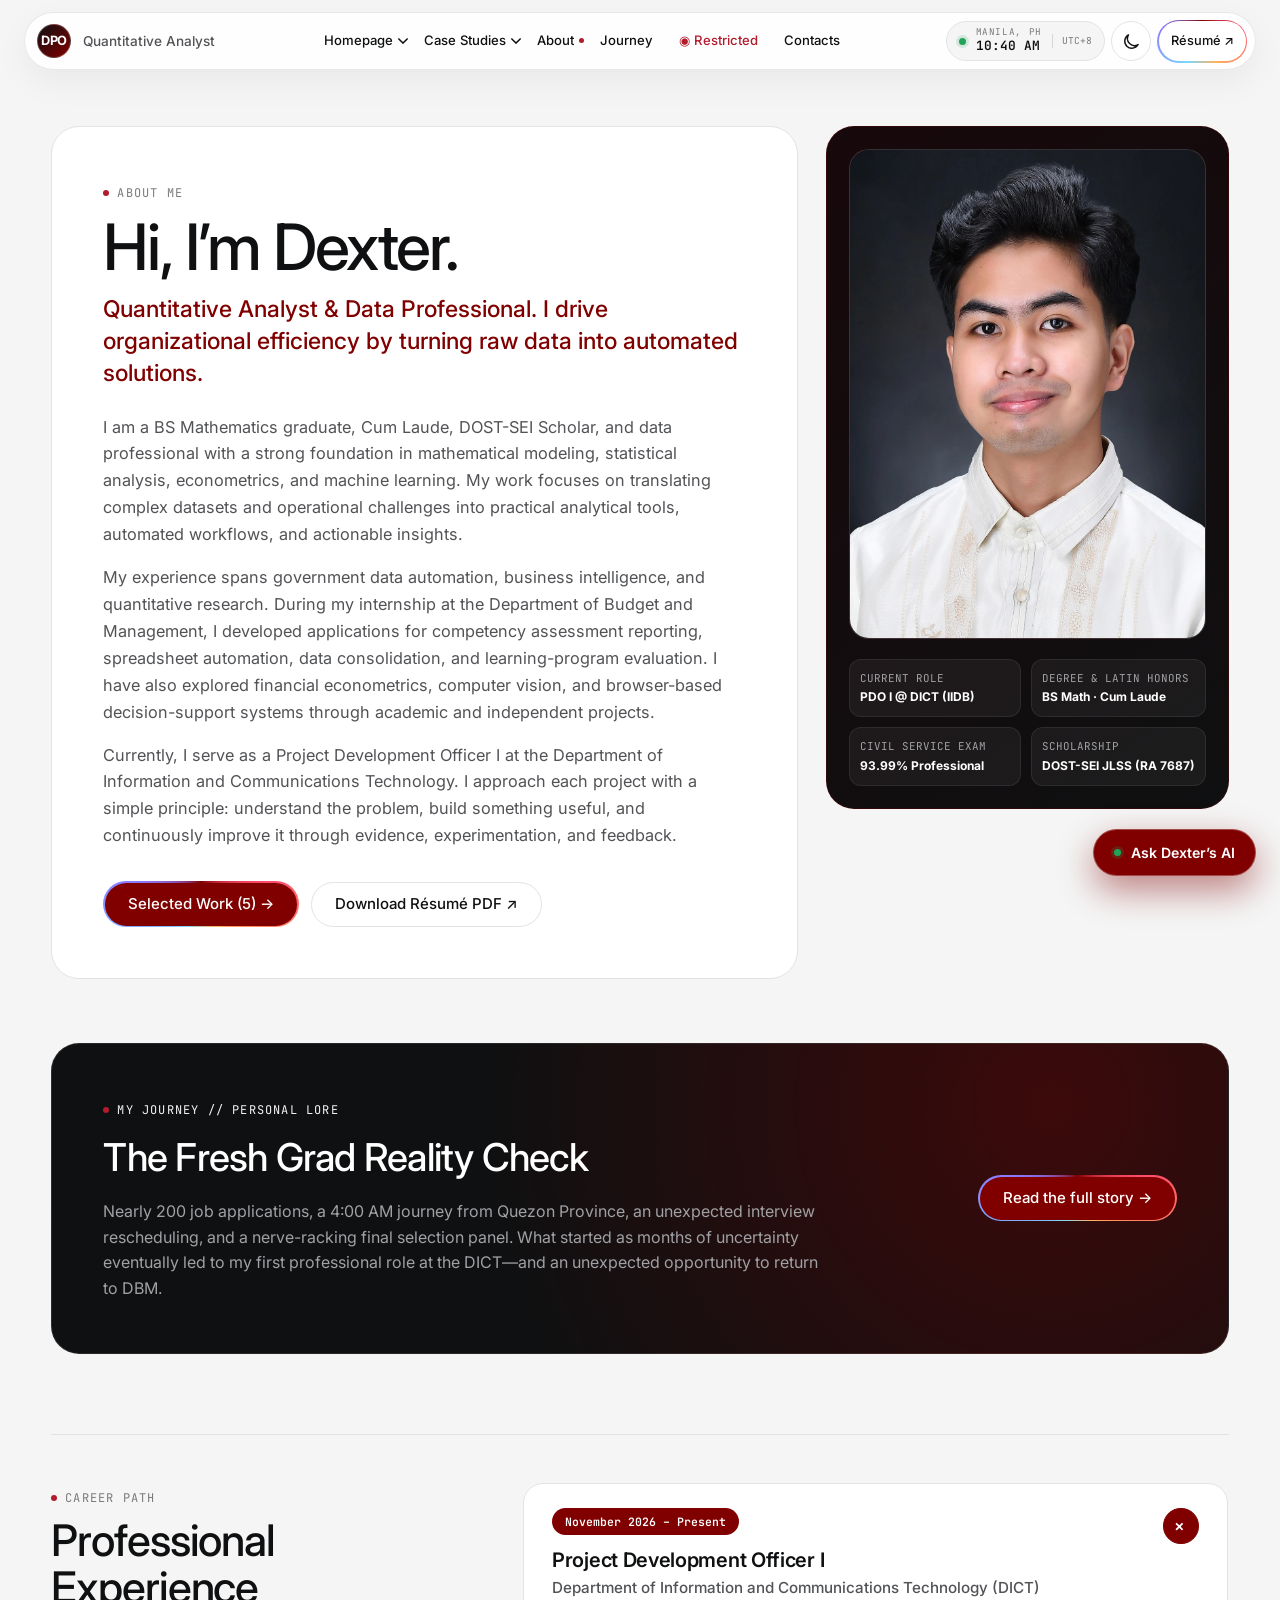
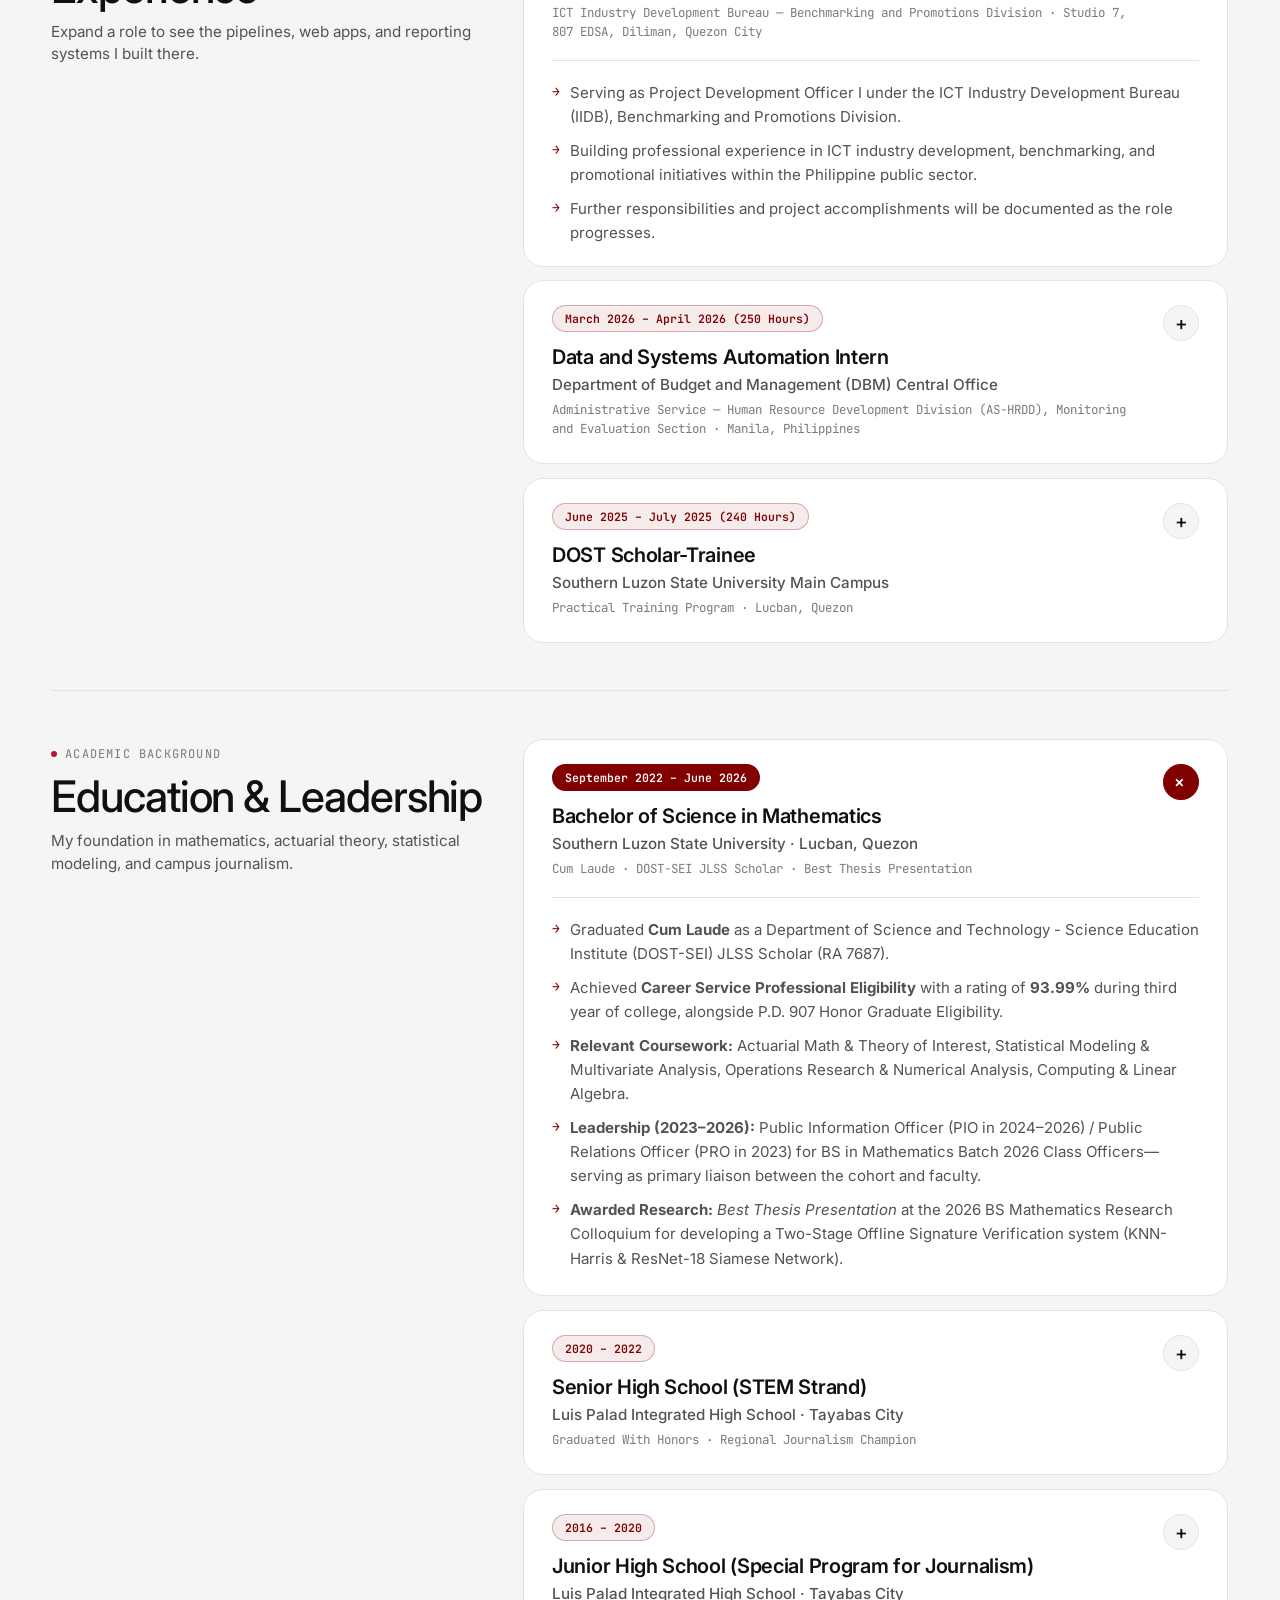
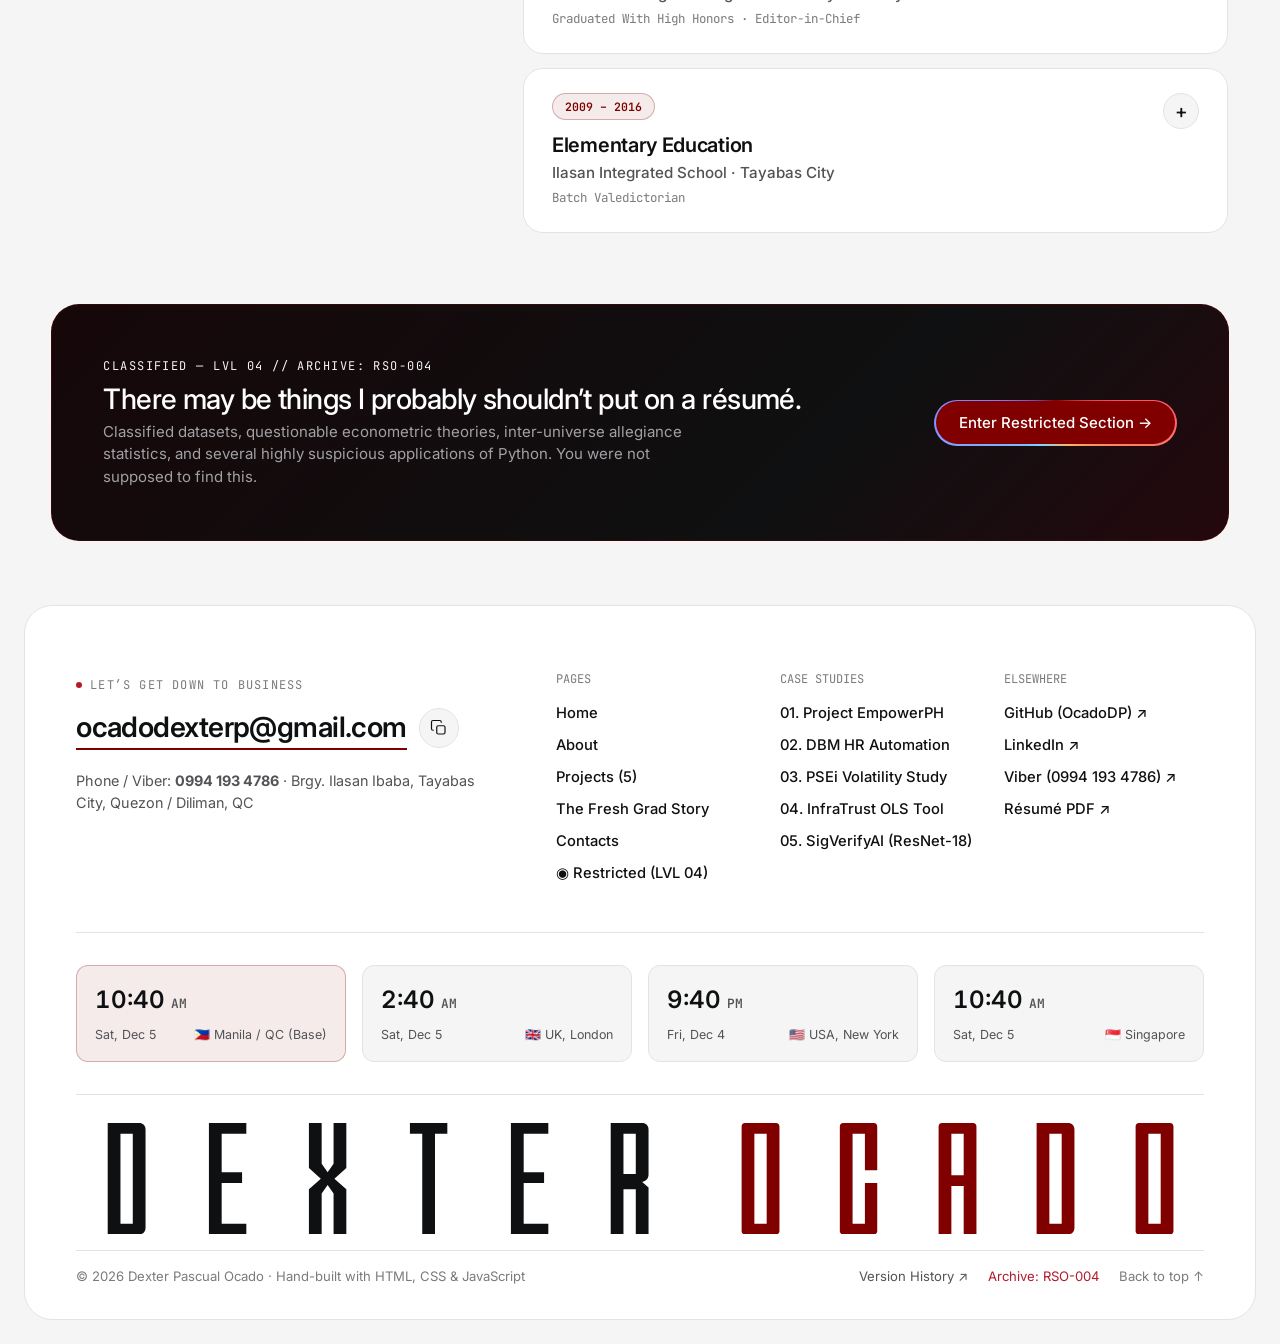
<file: about.html>
<!DOCTYPE html>
<html class="lenis lenis-smooth" lang="en">
  <head>
    <meta charset="utf-8"/>
    <meta content="width=device-width, initial-scale=1, shrink-to-fit=no" name="viewport"/>
    <meta content="#800000" name="theme-color"/>
    <title>About — Dexter Pascual Ocado | Quantitative Analyst &amp; Data Professional</title>
    <meta content="About Dexter Pascual Ocado — Quantitative Analyst and Data Professional. BS Mathematics (Cum Laude), DOST-SEI Scholar, and Project Development Officer I at DICT." name="description"/>
    <meta content="About — Dexter Pascual Ocado" property="og:title"/>
    <meta content="Quantitative Analyst &amp; Data Professional. Turning raw data into strategic, automated solutions." property="og:description"/>
    <meta content="website" property="og:type"/>

    <link crossorigin="anonymous" href="https://cdn.prod.website-files.com" rel="preconnect"/>
    <link as="font" crossorigin="" href="https://cdn.prod.website-files.com/69f9c76884333229e651e7bc/69f9c76f84333229e651ea81_Switzer-Variable.woff2" rel="preload" type="font/woff2"/>
    <link href="https://fonts.googleapis.com" rel="preconnect"/>
    <link crossorigin="" href="https://fonts.gstatic.com" rel="preconnect"/>
    <link href="https://fonts.googleapis.com/css2?family=Inter:wght@400;500;600;700&amp;family=JetBrains+Mono:wght@400;500;600&amp;display=swap" rel="stylesheet"/>
    <style>
      :root {
        --bg-paper: #f5f5f5;
        --bg-white: #ffffff;
        --bg-dark: #0f1011;
        --bg-dark-card: #141517;
        --ink: #0f1011;
        --grey-400: #525356;
        --grey-300: #7a7b7e;
        --grey-250: #a0a1a5;
        --grey-100: #e2e3e5;
        --maroon: #800000;
        --maroon-bright: #b31b2c;
        --maroon-glow: #ff4d6d;
        --maroon-soft: rgba(128, 0, 0, 0.08);
        --maroon-border: rgba(128, 0, 0, 0.28);
        --green: #22a35a;
        --radius-xs: 8px;
        --radius-sm: 12px;
        --radius-md: 20px;
        --radius-lg: 28px;
        --font-sans: "Switzer", "Inter", -apple-system, BlinkMacSystemFont, sans-serif;
        --font-mono: "JetBrains Mono", monospace;
      }

      *, *::before, *::after {
        box-sizing: border-box;
        margin: 0;
        padding: 0;
      }

      html {
        font-family: var(--font-sans);
        background-color: var(--bg-paper);
        color: var(--ink);
        scroll-behavior: smooth;
        -webkit-font-smoothing: antialiased;
      }

      body {
        overflow-x: hidden;
        background-color: var(--bg-paper);
        line-height: 1.5;
      }

      a {
        color: inherit;
        text-decoration: none;
      }

      img {
        max-width: 100%;
        display: block;
      }

      ul, ol {
        list-style: none;
      }

      .skip-link {
        position: fixed;
        top: -100px;
        left: 16px;
        background: var(--maroon);
        color: #fff;
        padding: 10px 18px;
        border-radius: var(--radius-xs);
        z-index: 9999;
        font-weight: 500;
        transition: top 0.2s ease;
      }

      .skip-link:focus {
        top: 16px;
      }

      .label-caption {
        font-family: var(--font-mono);
        font-size: 0.75rem;
        text-transform: uppercase;
        letter-spacing: 0.1em;
        color: var(--grey-300);
        display: inline-flex;
        align-items: center;
        gap: 8px;
      }

      .label-caption::before {
        content: "";
        width: 6px;
        height: 6px;
        border-radius: 50%;
        background: var(--maroon-bright);
        display: inline-block;
      }

      .heading-h1 {
        font-size: clamp(2.4rem, 5vw, 4.4rem);
        line-height: 1.04;
        font-weight: 500;
        letter-spacing: -0.03em;
      }

      .heading-h2 {
        font-size: clamp(1.85rem, 3.4vw, 3rem);
        line-height: 1.08;
        font-weight: 500;
        letter-spacing: -0.025em;
      }

      .heading-h3 {
        font-size: clamp(1.35rem, 2.2vw, 1.95rem);
        line-height: 1.15;
        font-weight: 500;
        letter-spacing: -0.02em;
      }

      @keyframes cc-ba {
        to {
          --cc-ba: 360deg;
        }
      }

      .button {
        position: relative;
        display: inline-flex;
        align-items: center;
        justify-content: center;
        border-radius: 999px;
        font-weight: 500;
        font-size: 0.9375rem;
        cursor: pointer;
        transition: transform 0.25s cubic-bezier(0.22, 1, 0.36, 1);
        isolation: isolate;
        border: none;
        background: transparent;
      }

      .button:active {
        transform: scale(0.97);
      }

      .button[data-cc-glow] {
        padding: 1.5px !important;
      }

      .button[data-cc-glow]::before, .button[data-cc-glow]::after {
        content: "";
        position: absolute;
        inset: 0;
        border-radius: inherit;
        z-index: 0;
        pointer-events: none;
        background: conic-gradient(from var(--cc-ba), #800000, #ff4d6d, #ffb35c, #7ad8ff, #8b7bff, #800000);
      }

      .button[data-cc-glow]::before {
        animation: cc-ba 6s linear infinite;
      }

      .button[data-cc-glow]::after {
        animation: cc-ba 1.6s linear infinite;
        opacity: 0;
        transition: opacity 0.35s ease;
      }

      .button[data-cc-glow]:hover::after, .button[data-cc-glow]:focus-visible::after {
        opacity: 1;
      }

      .button-in {
        position: relative;
        z-index: 1;
        display: inline-flex;
        align-items: center;
        justify-content: center;
        gap: 10px;
        padding: 0.78rem 1.45rem;
        border-radius: 999px;
        background: var(--ink);
        color: #fff;
        overflow: hidden;
      }

      .button.is-light .button-in {
        background: var(--bg-white);
        color: var(--ink);
        border: 1px solid var(--grey-100);
      }

      .button[data-cc-glow].is-light .button-in {
        border: none;
      }

      .button.is-maroon .button-in {
        background: var(--maroon);
        color: #fff;
      }

      .button_texts {
        position: relative;
        display: inline-flex;
        flex-direction: column;
        overflow: hidden;
        line-height: 1.2;
      }

      .button_text._1, .button_text._2 {
        transition: transform 0.4s cubic-bezier(0.22, 1, 0.36, 1);
        white-space: nowrap;
      }

      .button_text._2 {
        position: absolute;
        top: 100%;
        left: 0;
      }

      .button:hover .button_text._1, .button:hover .button_text._2 {
        transform: translateY(-100%);
      }

      .dropdown-item {
        display: flex;
        align-items: center;
        justify-content: space-between;
        padding: 9px 12px;
        border-radius: 8px;
        font-size: 0.85rem;
        font-weight: 500;
        transition: background 0.15s ease, color 0.15s ease;
      }

      .dropdown-item:hover {
        background: var(--maroon-soft);
        color: var(--maroon);
      }

      .dropdown-tag {
        font-family: var(--font-mono);
        font-size: 0.68rem;
        color: var(--grey-300);
      }

      .online-dot {
        width: 7px;
        height: 7px;
        border-radius: 50%;
        background: var(--green);
        box-shadow: 0 0 0 3px rgba(34, 163, 90, 0.2);
        animation: pulseDot 2s infinite;
      }

      @keyframes pulseDot {
        0%, 100% {
          box-shadow: 0 0 0 0 rgba(34, 163, 90, 0.4);
        }

        50% {
          box-shadow: 0 0 0 5px rgba(34, 163, 90, 0);
        }
      }

      .about-hero-sec {
        padding: 56px 0 64px;
      }




      .about-hero-grid {
        display: grid;
        grid-template-columns: minmax(0, 1.3fr) minmax(0, 0.7fr);
        gap: 28px;
        align-items: stretch;
      }




      .about-hero-copy {
        background: var(--bg-white);
        border: 1px solid var(--grey-100);
        border-radius: var(--radius-lg);
        padding: clamp(2rem, 4vw, 3.5rem);
        display: flex;
        flex-direction: column;
        justify-content: space-between;
        gap: 24px;
      }

      .about-lead {
        font-size: clamp(1.15rem, 1.8vw, 1.45rem);
        font-weight: 500;
        color: var(--maroon);
        line-height: 1.4;
        margin-top: 12px;
      }

      .about-prose {
        display: flex;
        flex-direction: column;
        gap: 16px;
        color: var(--grey-400);
        font-size: 1.02rem;
        line-height: 1.65;
      }



      .about-portrait-card {
        background: linear-gradient(145deg, #17080b 0%, #0f1011 100%);
        border: 1px solid var(--maroon-border);
        border-radius: var(--radius-lg);
        padding: 28px;
        color: #fff;
        display: flex;
        flex-direction: column;
        justify-content: space-between;
        gap: 24px;
        position: relative;
        overflow: hidden;
      }



      .about-portrait-frame {
        position: relative;
        width: 100%;
        aspect-ratio: 4 / 5.5;
        border-radius: var(--radius-md);
        overflow: hidden;
        background: radial-gradient(circle at 50% 30%, rgba(179, 27, 44, 0.35), #141517 75%);
        border: 1px solid rgba(255, 255, 255, 0.12);
        display: grid;
        place-items: center;
      }

      .about-portrait-frame img {
        width: 100%;
        height: 100%;
        object-fit: cover;
        object-position: center top;
        position: relative;
        z-index: 2;
      }

      .portrait-fallback {
        position: absolute;
        inset: 0;
        display: flex;
        flex-direction: column;
        align-items: center;
        justify-content: center;
        gap: 8px;
        z-index: 1;
        text-align: center;
        padding: 20px;
      }

      .portrait-fallback-circle {
        width: 96px;
        height: 96px;
        border-radius: 50%;
        background: var(--maroon);
        border: 2px solid rgba(255, 255, 255, 0.3);
        display: grid;
        place-items: center;
        font-size: 2rem;
        font-weight: 700;
        box-shadow: 0 0 40px rgba(179, 27, 44, 0.6);
      }

      .portrait-meta-grid {
        display: grid;
        grid-template-columns: 1fr 1fr;
        gap: 10px;
      }

      .portrait-meta-item {
        background: rgba(255, 255, 255, 0.05);
        border: 1px solid rgba(255, 255, 255, 0.08);
        border-radius: var(--radius-sm);
        padding: 12px 10px;
      }

      .portrait-meta-item span {
        display: block;
        font-family: var(--font-mono);
        font-size: 0.68rem;
        color: var(--grey-250);
        text-transform: uppercase;
      }


      .portrait-meta-item strong {
        font-size: 0.78rem;
        color: #fff;
        margin-top: 2px;
        display: block;
        white-space: nowrap;
      }


      .journey-spotlight {
        background: var(--bg-dark);
        color: #fff;
        border-radius: var(--radius-lg);
        padding: clamp(2rem, 4vw, 3.25rem);
        border: 1px solid rgba(255, 255, 255, 0.1);
        background-image: radial-gradient(circle at 85% 20%, rgba(128, 0, 0, 0.4), transparent 55%);
        display: flex;
        justify-content: space-between;
        align-items: center;
        flex-wrap: wrap;
        gap: 28px;
        margin-bottom: 64px;
      }

      .journey-spotlight-copy {
        max-width: 720px;
      }

      .journey-spotlight-copy h2 {
        font-size: clamp(1.65rem, 3vw, 2.5rem);
        font-weight: 500;
        margin: 10px 0 12px;
        letter-spacing: -0.02em;
      }

      .journey-spotlight-copy p {
        color: var(--grey-250);
        font-size: 1rem;
        line-height: 1.6;
      }

      .timeline-section {
        padding: 16px 0 0px;
      }

      .timeline-grid {
        display: grid;
        grid-template-columns: 0.38fr 0.62fr;
        gap: 40px;
        align-items: start;
        padding: 48px 0;
        border-top: 1px solid var(--grey-100);
      }

      .timeline-sticky-head {
        position: sticky;
        top: 96px;
      }

      .timeline-sticky-head p {
        color: var(--grey-400);
        margin-top: 10px;
        font-size: 0.95rem;
      }

      .accordion-stack {
        display: flex;
        flex-direction: column;
        gap: 14px;
      }

      .exp-accordion {
        background: var(--bg-white);
        border: 1px solid var(--grey-100);
        border-radius: var(--radius-md);
        padding: 24px 28px;
        cursor: pointer;
        transition: border-color 0.25s ease, box-shadow 0.25s ease;
      }

      .exp-accordion:hover {
        border-color: var(--maroon-border);
        box-shadow: 0 12px 30px rgba(15, 16, 17, 0.04);
      }

      .exp-top {
        display: flex;
        justify-content: space-between;
        align-items: flex-start;
        gap: 16px;
      }

      .exp-badge {
        display: inline-block;
        font-family: var(--font-mono);
        font-size: 0.72rem;
        font-weight: 600;
        padding: 4px 12px;
        border-radius: 999px;
        background: var(--maroon-soft);
        color: var(--maroon);
        border: 1px solid var(--maroon-border);
        margin-bottom: 10px;
      }

      .exp-badge.is-live {
        background: var(--maroon);
        color: #fff;
      }

      .exp-title {
        font-size: 1.25rem;
        font-weight: 600;
        color: var(--ink);
        letter-spacing: -0.015em;
      }

      .exp-org {
        font-size: 0.95rem;
        font-weight: 500;
        color: var(--grey-400);
        margin-top: 2px;
      }

      .exp-sub {
        font-family: var(--font-mono);
        font-size: 0.78rem;
        color: var(--grey-300);
        margin-top: 4px;
      }

      .exp-toggle {
        width: 36px;
        height: 36px;
        border-radius: 50%;
        background: var(--bg-paper);
        border: 1px solid var(--grey-100);
        display: grid;
        place-items: center;
        font-size: 1.2rem;
        font-weight: 500;
        transition: transform 0.3s ease, background 0.2s ease, color 0.2s ease;
        flex-shrink: 0;
      }

      .exp-accordion.open .exp-toggle {
        transform: rotate(45deg);
        background: var(--maroon);
        color: #fff;
        border-color: var(--maroon);
      }

      .exp-body-wrap {
        max-height: 0;
        overflow: hidden;
        transition: max-height 0.4s cubic-bezier(0.22, 1, 0.36, 1);
      }

      .exp-body {
        padding-top: 20px;
        margin-top: 18px;
        border-top: 1px solid var(--grey-100);
        display: flex;
        flex-direction: column;
        gap: 10px;
        color: var(--grey-400);
        font-size: 0.94rem;
        line-height: 1.6;
      }

      .exp-body li {
        position: relative;
        padding-left: 18px;
      }

      .exp-body li::before {
        content: "→";
        position: absolute;
        left: 0;
        color: var(--maroon);
        font-family: var(--font-mono);
        font-size: 0.82rem;
      }

      .restricted-banner {
        background: linear-gradient(135deg, #160709 0%, #0f1011 65%, #24080d 100%);
        border: 1px solid rgba(128, 0, 0, 0.3);
        border-radius: var(--radius-lg);
        padding: clamp(2rem, 4vw, 3.25rem);
        color: #fff;
        display: flex;
        justify-content: space-between;
        align-items: center;
        flex-wrap: wrap;
        gap: 24px;
        margin: 24px 0 64px;
      }

      .restricted-tag {
        font-family: var(--font-mono);
        font-size: 0.75rem;
        color: #f5f3f3;
        letter-spacing: 0.12em;
        text-transform: uppercase;
        margin-bottom: 8px;
      }


      /* Narrow desktop: sticky portrait sidebar */
      @media (min-width: 1146px) and (max-width: 1463px) {
        .about-hero-grid {
          align-items: start;
        }

        .about-portrait-card {
          position: sticky;
          top: 90px;
          align-self: start;
          justify-content: flex-start;
          gap: 20px;
          padding: 22px;
        }

        .portrait-meta-item {
          padding: 10px;
        }

        .portrait-meta-item strong {
          font-size: 0.75rem;
          white-space: nowrap;
        }
      }

      /* Timeline retains its existing breakpoint */
      @media (max-width: 991px) {
        .timeline-grid {
          grid-template-columns: 1fr;
        }

        .timeline-sticky-head {
          position: static;
        }
      }

      /* Tablet and mobile: stack the About cards */
      @media (max-width: 1145px) {
        .about-hero-grid {
          grid-template-columns: minmax(0, 1fr);
          align-items: start;
        }

        .about-portrait-card {
          position: static;
          justify-content: flex-start;
          gap: 20px;
        }
      }


      @media (max-width: 640px) {
        .portrait-meta-grid {
          grid-template-columns: 1fr;
        }
      }
    </style>
    <link rel="stylesheet" href="site-shared.css" /></head>
  <body>
    <nav class="navbar" aria-label="Main navigation"></nav>
    <a class="skip-link" href="#main">Skip to content</a>


    <main id="main">

      <section class="about-hero-sec">
        <div class="padding-global">
          <div class="container-large">
            <div class="about-hero-grid">
              <div class="about-hero-copy">
                <div>
                  <div class="label-caption">About Me</div>
                  <h1 class="heading-h1" style="margin-top: 12px;">Hi, I’m Dexter.</h1>
                  <p class="about-lead">
                    Quantitative Analyst &amp; Data Professional. I drive organizational efficiency by turning raw data into automated solutions.
                  </p>
                </div>

                <div class="about-prose">
                  <p>
                    I am a BS Mathematics graduate, Cum Laude, DOST-SEI Scholar,
                    and data professional with a strong foundation in mathematical
                    modeling, statistical analysis, econometrics, and machine learning.
                    My work focuses on translating complex datasets and operational
                    challenges into practical analytical tools, automated workflows,
                    and actionable insights.
                  </p>

                  <p>
                    My experience spans government data automation, business
                    intelligence, and quantitative research. During my internship
                    at the Department of Budget and Management, I developed
                    applications for competency assessment reporting, spreadsheet
                    automation, data consolidation, and learning-program evaluation.
                    I have also explored financial econometrics, computer vision,
                    and browser-based decision-support systems through academic
                    and independent projects.
                  </p>

                  <p>
                    Currently, I serve as a Project Development Officer I at the
                    Department of Information and Communications Technology.
                    I approach each project with a simple principle: understand
                    the problem, build something useful, and continuously
                    improve it through evidence, experimentation, and feedback.
                  </p>
                </div>

                <div style="display: flex; flex-wrap: wrap; gap: 12px; padding-top: 8px;">
                  <a class="button is-maroon" data-cc-glow="" href="projects.html">
                    <div class="button-in">
                      <div class="button_texts">
                        <span class="button_text _1">Selected Work (5) →</span>
                        <span aria-hidden="true" class="button_text _2">Explore Case Studies</span>
                      </div>
                    </div>
                  </a>
                  <a class="button is-light" href="Resume - Dexter Pascual Ocado.pdf" rel="noopener noreferrer" target="_blank">
                    <div class="button-in">
                      <div class="button_texts">
                        <span class="button_text _1">Download Résumé PDF ↗</span>
                        <span aria-hidden="true" class="button_text _2">View Full CV</span>
                      </div>
                    </div>
                  </a>
                </div>
              </div>

              <aside aria-label="Dexter Pascual Ocado Portrait and Credentials" class="about-portrait-card">
                <div class="about-portrait-frame">
                  <img alt="Dexter Pascual Ocado" decoding="async" loading="lazy" onerror="this.style.display='none'" src="img/ocado.webp"/>
                  <div class="portrait-fallback">
                    <div class="portrait-fallback-circle">DPO</div>
                    <div style="font-weight: 600; margin-top: 8px;">Dexter Pascual Ocado</div>
                    <div style="font-family: var(--font-mono); font-size: 0.72rem; color: var(--grey-250);">img/ocado.webp</div>
                  </div>
                </div>
                <div class="portrait-meta-grid">
                  <div class="portrait-meta-item">
                    <span>Current Role</span>
                    <strong>PDO I @ DICT (IIDB)</strong>
                  </div>
                  <div class="portrait-meta-item">
                    <span>Degree &amp; Latin Honors</span>
                    <strong>BS Math · Cum Laude</strong>
                  </div>
                  <div class="portrait-meta-item">
                    <span>Civil Service Exam</span>
                    <strong>93.99% Professional</strong>
                  </div>
                  <div class="portrait-meta-item">
                    <span>Scholarship</span>
                    <strong>DOST-SEI JLSS (RA 7687)</strong>
                  </div>
                </div>
              </aside>
            </div>
          </div>
        </div>
      </section>

      <section class="padding-global">
        <div class="container-large">
          <div class="journey-spotlight">
            <div class="journey-spotlight-copy">
              <div class="label-caption" style="color: #f5f3f3;">My Journey // Personal Lore</div>
              <h2>The Fresh Grad Reality Check</h2>

              <p>
                Nearly 200 job applications, a 4:00 AM journey from Quezon
                Province, an unexpected interview rescheduling, and a
                nerve-racking final selection panel. What started as
                months of uncertainty eventually led to my first
                professional role at the DICT—and an unexpected
                opportunity to return to DBM.
              </p>

            </div>
            <a class="button is-maroon" data-cc-glow="" href="job-hunt.html">
              <div class="button-in">
                <div class="button_texts">
                  <span class="button_text _1">Read the full story →</span>
                  <span aria-hidden="true" class="button_text _2">Open job-hunt.html</span>
                </div>
              </div>
            </a>
          </div>
        </div>
      </section>

      <section class="timeline-section">
        <div class="padding-global">
          <div class="container-large">

            <div class="timeline-grid">
              <div class="timeline-sticky-head">
                <div class="label-caption">Career Path</div>
                <h2 class="heading-h2" style="margin-top: 10px;">Professional Experience</h2>
                <p>Expand a role to see the pipelines, web apps, and reporting systems I built there.</p>
              </div>
              <div class="accordion-stack">


                <div class="exp-accordion open">
                  <div class="exp-top">
                    <div>
                      <span class="exp-badge is-live">
                        November 2026 – Present
                      </span>

                      <h3 class="exp-title">
                        Project Development Officer I
                      </h3>

                      <div class="exp-org">
                        Department of Information and Communications Technology (DICT)
                      </div>

                      <div class="exp-sub">
                        ICT Industry Development Bureau — Benchmarking and
                        Promotions Division · Studio 7, 807 EDSA,
                        Diliman, Quezon City
                      </div>
                    </div>

                    <div class="exp-toggle">+</div>
                  </div>

                  <div class="exp-body-wrap" style="max-height: 200px;">
                    <ul class="exp-body">
                      <li>
                        Serving as Project Development Officer I under the
                        ICT Industry Development Bureau (IIDB),
                        Benchmarking and Promotions Division.
                      </li>

                      <li>
                        Building professional experience in ICT industry
                        development, benchmarking, and promotional initiatives
                        within the Philippine public sector.
                      </li>

                      <li>
                        Further responsibilities and project accomplishments
                        will be documented as the role progresses.
                      </li>
                    </ul>
                  </div>
                </div>



                <div class="exp-accordion">
                  <div class="exp-top">
                    <div>
                      <span class="exp-badge">
                        March 2026 – April 2026 (250 Hours)
                      </span>

                      <h3 class="exp-title">
                        Data and Systems Automation Intern
                      </h3>

                      <div class="exp-org">
                        Department of Budget and Management (DBM) Central Office
                      </div>

                      <div class="exp-sub">
                        Administrative Service — Human Resource Development
                        Division (AS-HRDD), Monitoring and Evaluation Section
                        · Manila, Philippines
                      </div>
                    </div>

                    <div class="exp-toggle">+</div>
                  </div>

                  <div class="exp-body-wrap">
                    <ul class="exp-body">
                      <li>
                        Developed a web-based Competency Assessment monitoring
                        dashboard to consolidate Microsoft Forms responses,
                        match employee records, and track self-assessment and
                        supervisor-evaluation completion across Central and
                        Regional Offices.
                      </li>

                      <li>
                        Expanded the monitoring dashboard into an automated
                        CA Results Generator, implementing competency mapping,
                        40% self-assessment and 60% supervisor-evaluation
                        weighted scoring, gap computations, and formatted
                        Excel report generation for an assessment workflow
                        covering over 1,200 personnel.
                      </li>

                      <li>
                        Built supporting applications for batch PDF conversion,
                        signing-ready assessment summaries, competency-gap and
                        intervention consolidation, and Individual Development
                        Plan (IDP) document generation.
                      </li>

                      <li>
                        Developed TypeScript Excel Office Scripts and Microsoft
                        Power Automate workflows to update large collections
                        of assessment workbooks, including worksheet protection,
                        intervention dropdowns, priority-ranking fields, and
                        automated processing of existing files.
                      </li>

                      <li>
                        Created a Udemy Course Masterlist Generator and
                        a dedicated data-cleaning utility, Panglinis,
                        which applied keyword matching, URL-based title
                        recovery, and character-bigram Sørensen–Dice
                        similarity to standardize course titles across
                        more than 12,000 learner-response rows.
                      </li>

                      <li>
                        Developed interactive Power BI dashboards using
                        Power Query transformations, quantitative score
                        aggregation, charts, KPI cards, and customized
                        navigation to evaluate Udemy learning-program
                        feedback and participant experiences.
                      </li>

                      <li>
                        Prepared analytical and narrative reports,
                        including a 17-page Udemy Learners' Experience
                        Survey report, post-training documentation,
                        and resource-speaker evaluation reports.
                        Collaborated with HR teams to review requirements,
                        test generated outputs, troubleshoot inconsistencies,
                        and refine applications based on feedback.
                      </li>

                      <li>
                        <a href="project-dbm.html"
                        style="color: var(--maroon); font-weight: 600;
                        text-decoration: underline;
                        text-underline-offset: 4px;">
                        Explore the Enterprise HR Automation &amp;
                        Business Intelligence case study →
                        </a>
                      </li>
                    </ul>
                  </div>
                </div>


                <div class="exp-accordion">
                  <div class="exp-top">
                    <div>
                      <span class="exp-badge">June 2025 – July 2025 (240 Hours)</span>
                      <h3 class="exp-title">DOST Scholar-Trainee</h3>
                      <div class="exp-org">Southern Luzon State University Main Campus</div>
                      <div class="exp-sub">Practical Training Program · Lucban, Quezon</div>
                    </div>
                    <div class="exp-toggle">+</div>
                  </div>
                  <div class="exp-body-wrap">
                    <ul class="exp-body">
                      <li>Executed diverse technical and multimedia projects for the BS Mathematics department, including planning and production of a promotional video.</li>
                      <li>Compiled, digitized, and formatted the full-semester "Theory of Interest" learning module.</li>
                      <li>Inventoried and digitally cataloged alumni research theses for structural data management.</li>
                      <li>Completed Power BI hands-on training focusing on dashboards, reports, and advanced data visualization techniques.</li>
                      <li>Evaluated with an <strong>Outstanding (1)</strong> performance rating across all technical and administrative tasks by the Program Chairperson.</li>
                    </ul>
                  </div>
                </div>
              </div>
            </div>

            <div class="timeline-grid">
              <div class="timeline-sticky-head">
                <div class="label-caption">Academic Background</div>
                <h2 class="heading-h2" style="margin-top: 10px;">Education &amp; Leadership</h2>
                <p>My foundation in mathematics, actuarial theory, statistical modeling, and campus journalism.</p>
              </div>
              <div class="accordion-stack">

                <div class="exp-accordion open">
                  <div class="exp-top">
                    <div>
                      <span class="exp-badge is-live">September 2022 – June 2026</span>
                      <h3 class="exp-title">Bachelor of Science in Mathematics</h3>
                      <div class="exp-org">Southern Luzon State University · Lucban, Quezon</div>
                      <div class="exp-sub">Cum Laude · DOST-SEI JLSS Scholar · Best Thesis Presentation</div>
                    </div>
                    <div class="exp-toggle">+</div>
                  </div>
                  <div class="exp-body-wrap" style="max-height: 400px;">
                    <ul class="exp-body">
                      <li>Graduated <strong>Cum Laude</strong> as a Department of Science and Technology - Science Education Institute (DOST-SEI) JLSS Scholar (RA 7687).</li>
                      <li>Achieved <strong>Career Service Professional Eligibility</strong> with a rating of <strong>93.99%</strong> during third year of college, alongside P.D. 907 Honor Graduate Eligibility.</li>
                      <li><strong>Relevant Coursework:</strong> Actuarial Math &amp; Theory of Interest, Statistical Modeling &amp; Multivariate Analysis, Operations Research &amp; Numerical Analysis, Computing &amp; Linear Algebra.</li>
                      <li><strong>Leadership (2023–2026):</strong> Public Information Officer (PIO in 2024–2026) / Public Relations Officer (PRO in 2023) for BS in Mathematics Batch 2026 Class Officers—serving as primary liaison between the cohort and faculty.</li>
                      <li><strong>Awarded Research:</strong> <em>Best Thesis Presentation</em> at the 2026 BS Mathematics Research Colloquium for developing a Two-Stage Offline Signature Verification system (KNN-Harris &amp; ResNet-18 Siamese Network).</li>
                    </ul>
                  </div>
                </div>

                <div class="exp-accordion">
                  <div class="exp-top">
                    <div>
                      <span class="exp-badge">2020 – 2022</span>
                      <h3 class="exp-title">Senior High School (STEM Strand)</h3>
                      <div class="exp-org">Luis Palad Integrated High School · Tayabas City</div>
                      <div class="exp-sub">Graduated With Honors · Regional Journalism Champion</div>
                    </div>
                    <div class="exp-toggle">+</div>
                  </div>
                  <div class="exp-body-wrap">
                    <ul class="exp-body">
                      <li>Graduated <strong>With Honors</strong> under the Science, Technology, Engineering, and Mathematics (STEM) strand.</li>
                      <li><strong>Champion</strong> in "Sibulan: Online Quezon-wide Journo KonFab" under the Copyreading and Headline Writing (Filipino) Category.</li>
                    </ul>
                  </div>
                </div>

                <div class="exp-accordion">
                  <div class="exp-top">
                    <div>
                      <span class="exp-badge">2016 – 2020</span>
                      <h3 class="exp-title">Junior High School (Special Program for Journalism)</h3>
                      <div class="exp-org">Luis Palad Integrated High School · Tayabas City</div>
                      <div class="exp-sub">Graduated With High Honors · Editor-in-Chief</div>
                    </div>
                    <div class="exp-toggle">+</div>
                  </div>
                  <div class="exp-body-wrap">
                    <ul class="exp-body">
                      <li>Graduated <strong>With High Honors</strong> under the specialized journalism curriculum.</li>
                      <li>Served as the <strong>Editor-in-Chief</strong> for the official school publication <em>"Ang Paladian"</em> (SY 2019–2020).</li>
                      <li>Regional Schools Press Conference (RSPC) Qualifier for SY 2018–2019 and SY 2019–2020 under the Copyreading and Headline Writing (Filipino) Category.</li>
                    </ul>
                  </div>
                </div>

                <div class="exp-accordion">
                  <div class="exp-top">
                    <div>
                      <span class="exp-badge">2009 – 2016</span>
                      <h3 class="exp-title">Elementary Education</h3>
                      <div class="exp-org">Ilasan Integrated School · Tayabas City</div>
                      <div class="exp-sub">Batch Valedictorian</div>
                    </div>
                    <div class="exp-toggle">+</div>
                  </div>
                  <div class="exp-body-wrap">
                    <ul class="exp-body">
                      <li>Graduated as <strong>Batch Valedictorian</strong>.</li>
                    </ul>
                  </div>
                </div>
              </div>
            </div>

            <div class="restricted-banner">
              <div>
                <div class="restricted-tag">CLASSIFIED — LVL 04 // ARCHIVE: RSO-004</div>
                <h3 class="heading-h3">There may be things I probably shouldn’t put on a résumé.</h3>
                <p style="color: var(--grey-250); max-width: 620px; margin-top: 6px; font-size: 0.94rem;">
                  Classified datasets, questionable econometric theories, inter-universe allegiance statistics, and several highly suspicious applications of Python. You were not supposed to find this.
                </p>
              </div>
              <a class="button is-maroon" data-cc-glow="" href="restricted.html">
                <div class="button-in">
                  <div class="button_texts">
                    <span class="button_text _1">Enter Restricted Section →</span>
                    <span aria-hidden="true" class="button_text _2">Level 04 Clearance</span>
                  </div>
                </div>
              </a>
            </div>
          </div>
        </div>
      </section>
    </main>
    <footer id="site-footer" class="padding-global is-tiny"></footer>


    <script>

      (function () {
        document.querySelectorAll('.exp-accordion').forEach(acc => {
          acc.addEventListener('click', () => {
            const isOpen = acc.classList.contains('open');
            const wrap = acc.querySelector('.exp-body-wrap');
            if (isOpen) {
              acc.classList.remove('open');
              wrap.style.maxHeight = null;
            } else {
              acc.classList.add('open');
              wrap.style.maxHeight = wrap.scrollHeight + 'px';
            }
          });
        });
      })();

      (function () {
        const btn = document.getElementById('copy-email-btn');
        if (btn) {
          btn.addEventListener('click', () => {
            navigator.clipboard?.writeText('ocadodexterp@gmail.com');
            btn.classList.add('active');
            setTimeout(() => btn.classList.remove('active'), 1400);
          });
        }
        const cities = { manila: 'Asia/Manila', london: 'Europe/London', newyork: 'America/New_York', singapore: 'Asia/Singapore' };
        function updateClocks() {
          const now = new Date();
          for (const [city, timeZone] of Object.entries(cities)) {
            const card = document.querySelector(`[data-time="${city}"]`);
            if (!card) continue;
            const parts = new Intl.DateTimeFormat('en-US', { timeZone, hour: 'numeric', minute: '2-digit', hour12: true }).formatToParts(now);
            card.querySelector('.time').textContent = `${parts.find(p => p.type === 'hour')?.value}:${parts.find(p => p.type === 'minute')?.value}`;
            card.querySelector('.time-pm').textContent = (parts.find(p => p.type === 'dayPeriod')?.value || '').toLowerCase();
            card.querySelector('.date').textContent = new Intl.DateTimeFormat('en-US', { timeZone, weekday: 'short', month: 'short', day: 'numeric' }).format(now);
          }
        }
        updateClocks();
        setInterval(updateClocks, 1000);
      })();
    </script>
    <script src="site-shared.js"></script>
  </body>
</html>
</file>
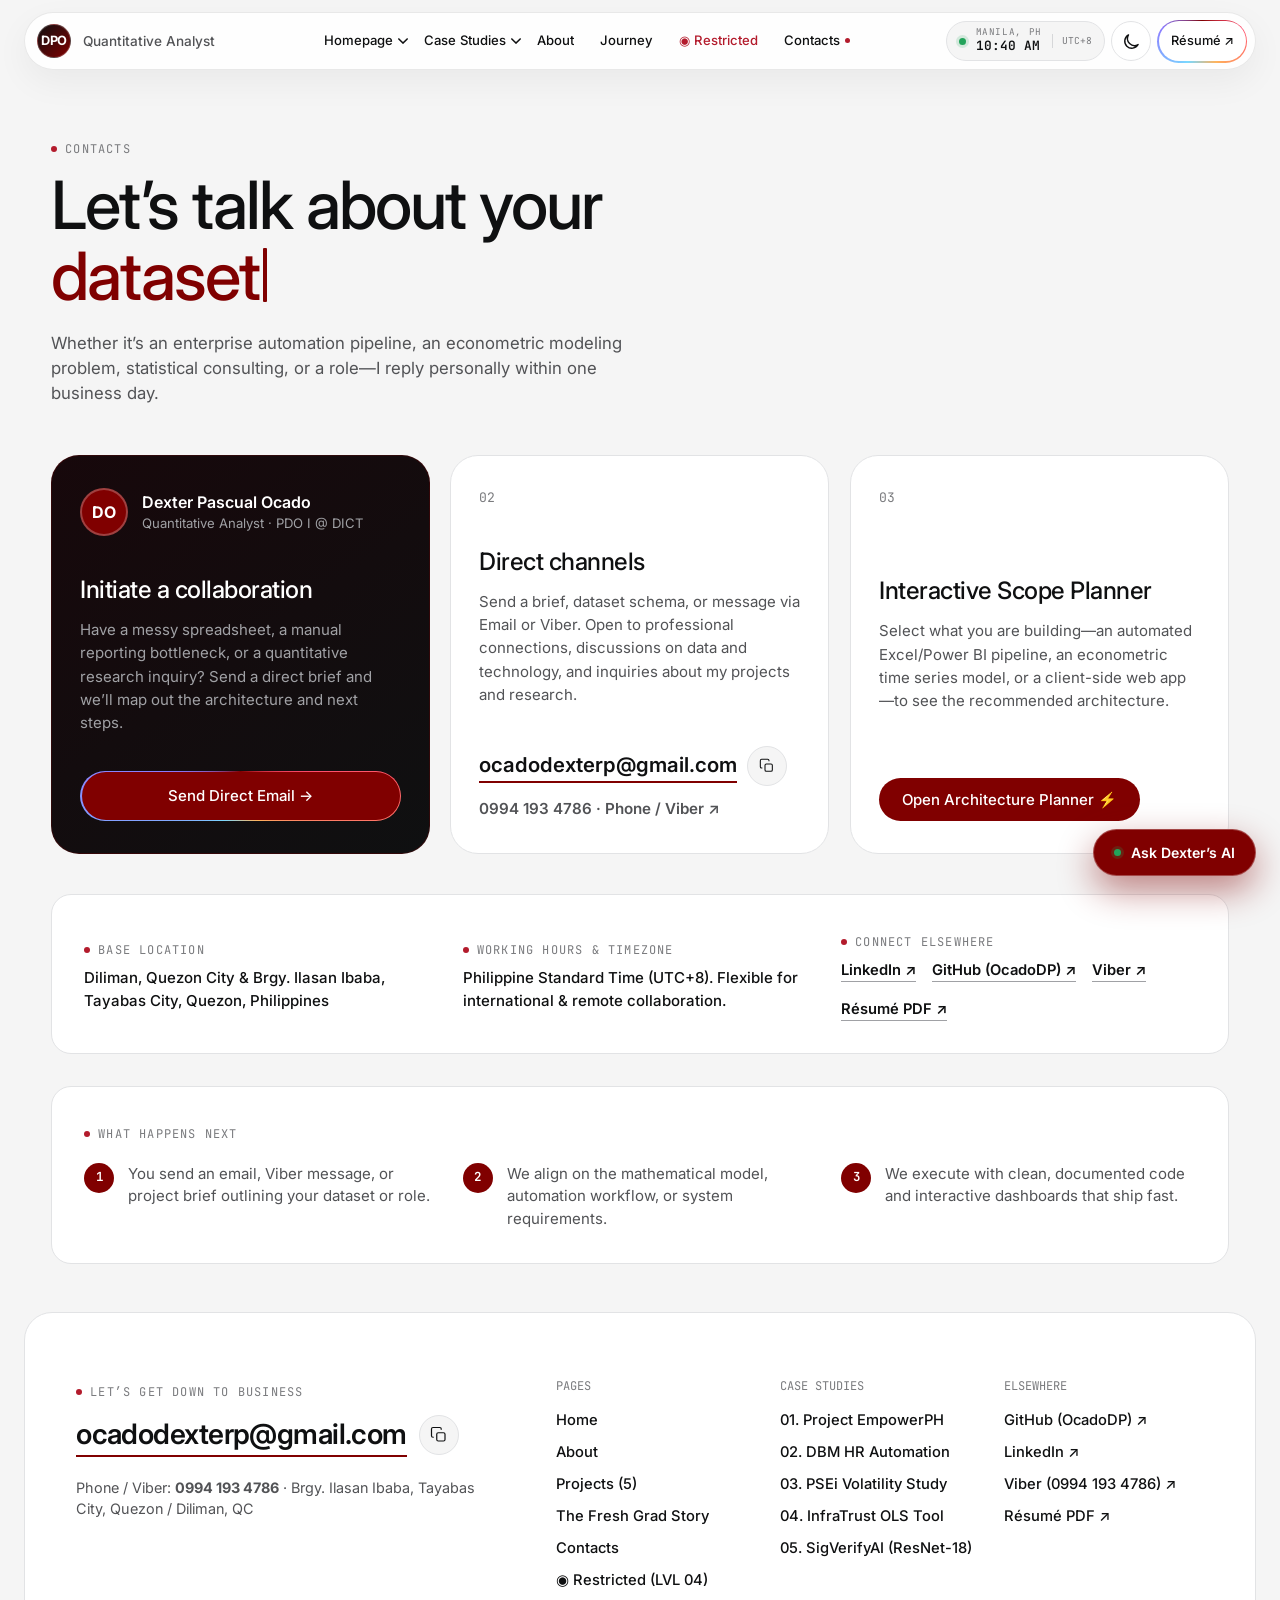
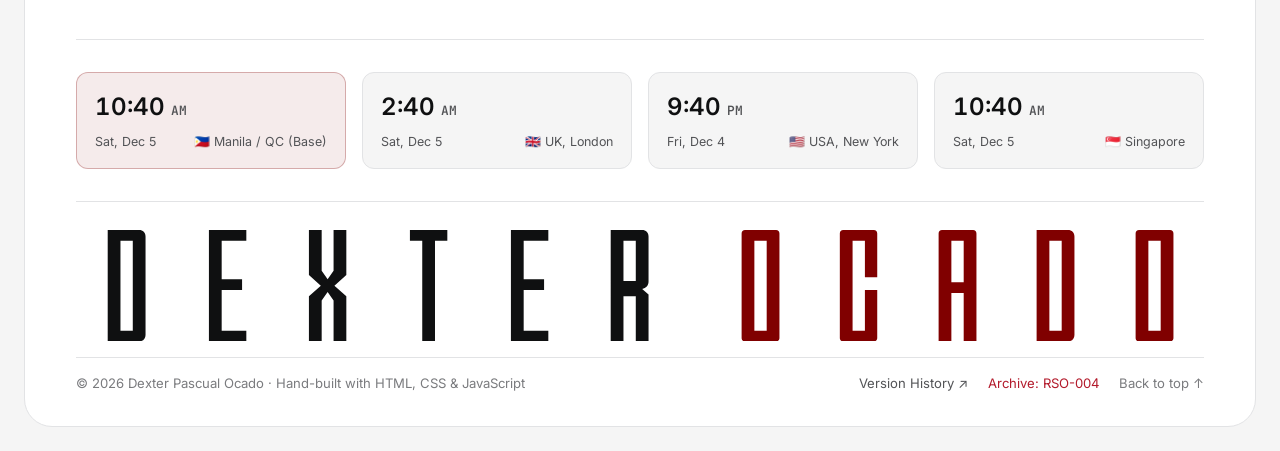
<file: contacts.html>
<!DOCTYPE html>
<html class="lenis lenis-smooth" lang="en">
  <head>
    <meta charset="utf-8"/>
    <meta content="width=device-width, initial-scale=1, shrink-to-fit=no" name="viewport"/>
    <meta content="#800000" name="theme-color"/>
    <title>Contact Dexter Pascual Ocado | Quantitative Analyst &amp; Data Professional</title>
    <meta content="Get in touch with Dexter Pascual Ocado. Email ocadodexterp@gmail.com, message on Viber (0994 193 4786), or estimate your data/automation project scope." name="description"/>
    <meta content="Contact Dexter Pascual Ocado" property="og:title"/>
    <meta content="Email ocadodexterp@gmail.com, reach out on Viber, or explore statistical &amp; automation collaboration." property="og:description"/>
    <meta content="website" property="og:type"/>

    <link crossorigin="anonymous" href="https://cdn.prod.website-files.com" rel="preconnect"/>
    <link as="font" crossorigin="" href="https://cdn.prod.website-files.com/69f9c76884333229e651e7bc/69f9c76f84333229e651ea81_Switzer-Variable.woff2" rel="preload" type="font/woff2"/>
    <link href="https://fonts.googleapis.com" rel="preconnect"/>
    <link crossorigin="" href="https://fonts.gstatic.com" rel="preconnect"/>
    <link href="https://fonts.googleapis.com/css2?family=Inter:wght@400;500;600;700&amp;family=JetBrains+Mono:wght@400;500;600&amp;display=swap" rel="stylesheet"/>
    <style>
      :root {
        --bg-paper: #f5f5f5;
        --bg-white: #ffffff;
        --bg-dark: #0f1011;
        --bg-dark-card: #141517;
        --ink: #0f1011;
        --grey-400: #525356;
        --grey-300: #7a7b7e;
        --grey-250: #a0a1a5;
        --grey-100: #e2e3e5;
        --maroon: #800000;
        --maroon-bright: #b31b2c;
        --maroon-glow: #ff4d6d;
        --maroon-soft: rgba(128, 0, 0, 0.08);
        --maroon-border: rgba(128, 0, 0, 0.28);
        --green: #22a35a;
        --radius-xs: 8px;
        --radius-sm: 12px;
        --radius-md: 20px;
        --radius-lg: 28px;
        --font-sans: "Switzer", "Inter", -apple-system, BlinkMacSystemFont, sans-serif;
        --font-mono: "JetBrains Mono", monospace;
      }

      *, *::before, *::after {
        box-sizing: border-box;
        margin: 0;
        padding: 0;
      }

      html {
        font-family: var(--font-sans);
        background-color: var(--bg-paper);
        color: var(--ink);
        scroll-behavior: smooth;
        -webkit-font-smoothing: antialiased;
      }

      body {
        overflow-x: hidden;
        background-color: var(--bg-paper);
        line-height: 1.5;
      }

      a {
        color: inherit;
        text-decoration: none;
      }

      ul, ol {
        list-style: none;
      }

      .label-caption {
        font-family: var(--font-mono);
        font-size: 0.75rem;
        text-transform: uppercase;
        letter-spacing: 0.1em;
        color: var(--grey-300);
        display: inline-flex;
        align-items: center;
        gap: 8px;
      }

      .label-caption::before {
        content: "";
        width: 6px;
        height: 6px;
        border-radius: 50%;
        background: var(--maroon-bright);
        display: inline-block;
      }

      @keyframes cc-ba {
        to {
          --cc-ba: 360deg;
        }
      }

      .button {
        position: relative;
        display: inline-flex;
        align-items: center;
        justify-content: center;
        border-radius: 999px;
        font-weight: 500;
        font-size: 0.9375rem;
        cursor: pointer;
        transition: transform 0.25s cubic-bezier(0.22, 1, 0.36, 1);
        isolation: isolate;
        border: none;
        background: transparent;
      }

      .button:active {
        transform: scale(0.97);
      }

      .button[data-cc-glow] {
        padding: 1.5px !important;
      }

      .button[data-cc-glow]::before, .button[data-cc-glow]::after {
        content: "";
        position: absolute;
        inset: 0;
        border-radius: inherit;
        z-index: 0;
        pointer-events: none;
        background: conic-gradient(from var(--cc-ba), #800000, #ff4d6d, #ffb35c, #7ad8ff, #8b7bff, #800000);
      }

      .button[data-cc-glow]::before {
        animation: cc-ba 6s linear infinite;
      }

      .button[data-cc-glow]::after {
        animation: cc-ba 1.6s linear infinite;
        opacity: 0;
        transition: opacity 0.35s ease;
      }

      .button[data-cc-glow]:hover::after, .button[data-cc-glow]:focus-visible::after {
        opacity: 1;
      }

      .button-in {
        position: relative;
        z-index: 1;
        display: inline-flex;
        align-items: center;
        justify-content: center;
        gap: 10px;
        padding: 0.78rem 1.45rem;
        border-radius: 999px;
        background: var(--ink);
        color: #fff;
        overflow: hidden;
      }

      .button.is-light .button-in {
        background: var(--bg-white);
        color: var(--ink);
        border: 1px solid var(--grey-100);
      }

      .button[data-cc-glow].is-light .button-in {
        border: none;
      }

      .button.is-maroon .button-in {
        background: var(--maroon);
        color: #fff;
      }

      .button_texts {
        position: relative;
        display: inline-flex;
        flex-direction: column;
        overflow: hidden;
        line-height: 1.2;
      }

      .button_text._1, .button_text._2 {
        transition: transform 0.4s cubic-bezier(0.22, 1, 0.36, 1);
        white-space: nowrap;
      }

      .button_text._2 {
        position: absolute;
        top: 100%;
        left: 0;
      }

      .button:hover .button_text._1, .button:hover .button_text._2 {
        transform: translateY(-100%);
      }

      .dropdown-item {
        display: flex;
        align-items: center;
        justify-content: space-between;
        padding: 9px 12px;
        border-radius: 8px;
        font-size: 0.85rem;
        font-weight: 500;
        transition: background 0.15s ease, color 0.15s ease;
      }

      .dropdown-item:hover {
        background: var(--maroon-soft);
        color: var(--maroon);
      }

      .dropdown-tag {
        font-family: var(--font-mono);
        font-size: 0.68rem;
        color: var(--grey-300);
      }

      .online-dot {
        width: 7px;
        height: 7px;
        border-radius: 50%;
        background: var(--green);
        box-shadow: 0 0 0 3px rgba(34, 163, 90, 0.2);
        animation: pulseDot 2s infinite;
      }

      @keyframes pulseDot {
        0%, 100% {
          box-shadow: 0 0 0 0 rgba(34, 163, 90, 0.4);
        }

        50% {
          box-shadow: 0 0 0 5px rgba(34, 163, 90, 0);
        }
      }

      .ct-sec {
        padding: 64px 0 0px;
      }

      .ct-top {
        margin-bottom: 48px;
      }

      .ct-head h1 {
        font-size: clamp(2.4rem, 5.2vw, 4.5rem);
        line-height: 1.06;
        font-weight: 500;
        letter-spacing: -0.03em;
        margin: 12px 0 16px;
      }

      .ct-rot {
        display: block;
        min-height: 1.12em;
        white-space: nowrap;
        color: var(--maroon);
      }

      .ct-rot .ct-caret {
        display: inline-block;
        width: 0.06em;
        height: 0.82em;
        margin-left: 0.06em;
        background: currentColor;
        vertical-align: -0.04em;
        border-radius: 1px;
      }

      .ct-rot.is-idle .ct-caret {
        animation: ct-blink 1.05s steps(1) infinite;
      }

      @keyframes ct-blink {
        50% {
          opacity: 0;
        }
      }

      .ct-grid {
        display: grid;
        grid-template-columns: repeat(3, minmax(0, 1fr));
        gap: 20px;
        margin-bottom: 40px;
      }

      .ct-card {
        background: var(--bg-white);
        border: 1px solid var(--grey-100);
        border-radius: var(--radius-lg);
        padding: 32px 28px;
        display: flex;
        flex-direction: column;
        justify-content: space-between;
        min-height: 360px;
        transition: border-color 0.25s ease, transform 0.25s ease;
      }

      .ct-card:hover {
        border-color: var(--maroon-border);
        transform: translateY(-3px);
      }

      .ct-card.is-dark {
        background: linear-gradient(145deg, #17080b 0%, #0f1011 100%);
        border-color: rgba(128, 0, 0, 0.28);
        color: #fff;
      }

      .ct-person {
        display: flex;
        align-items: center;
        gap: 14px;
      }

      .ct-ava {
        width: 48px;
        height: 48px;
        border-radius: 50%;
        background: var(--maroon);
        color: #fff;
        font-weight: 700;
        display: grid;
        place-items: center;
        border: 2px solid rgba(255, 255, 255, 0.25);
      }

      .ct-body {
        margin: 36px 0;
      }

      .ct-body h2 {
        font-size: 1.5rem;
        font-weight: 500;
        letter-spacing: -0.02em;
        margin-bottom: 10px;
      }

      .ct-body p {
        font-size: 0.94rem;
        color: var(--grey-400);
        line-height: 1.55;
      }

      .ct-card.is-dark .ct-body p {
        color: var(--grey-250);
      }

      .ct-contacts {
        display: flex;
        flex-direction: column;
        align-items: flex-start;
        gap: 12px;
        margin-top: auto;
      }

      .ct-email-line {
        display: flex;
        align-items: center;
        gap: 10px;
        flex-wrap: wrap;
      }

      .ct-email-link {
        font-size: clamp(1.1rem, 1.6vw, 1.35rem);
        font-weight: 600;
        color: var(--ink);
        border-bottom: 2px solid var(--maroon);
      }

      .ct-info {
        display: grid;
        grid-template-columns: repeat(3, 1fr);
        gap: 24px;
        padding: 32px;
        background: var(--bg-white);
        border: 1px solid var(--grey-100);
        border-radius: var(--radius-md);
        margin-bottom: 32px;
        align-items: center;
      }

      .ct-socials {
        display: flex;
        flex-wrap: wrap;
        gap: 16px;
        margin-top: 8px;
      }

      .ct-socials a {
        font-weight: 600;
        font-size: 0.92rem;
        color: var(--ink);
        border-bottom: 1px solid var(--grey-250);
        transition: color 0.2s, border-color 0.2s;
      }

      .ct-socials a:hover {
        color: var(--maroon);
        border-color: var(--maroon);
      }

      .ct-steps {
        background: var(--bg-white);
        border: 1px solid var(--grey-100);
        border-radius: var(--radius-md);
        padding: 32px;
        margin-bottom: 48px;
      }

      .ct-steprow {
        display: grid;
        grid-template-columns: repeat(3, 1fr);
        gap: 24px;
        margin-top: 20px;
      }

      .ct-step {
        display: flex;
        align-items: flex-start;
        gap: 14px;
      }

      .ct-sn {
        width: 30px;
        height: 30px;
        border-radius: 50%;
        background: var(--maroon);
        color: #fff;
        font-family: var(--font-mono);
        font-size: 0.78rem;
        font-weight: 600;
        display: grid;
        place-items: center;
        flex-shrink: 0;
      }

      .estimator-box {
        display: none;
        background: var(--bg-dark);
        color: #fff;
        border: 1px solid var(--maroon-border);
        border-radius: var(--radius-lg);
        padding: clamp(1.75rem, 3.5vw, 2.75rem);
        margin-bottom: 48px;
      }

      .estimator-box.open {
        display: block;
      }

      .est-options {
        display: grid;
        grid-template-columns: repeat(4, 1fr);
        gap: 12px;
        margin: 20px 0;
      }

      .est-opt {
        background: #16171a;
        border: 1px solid rgba(255, 255, 255, 0.1);
        border-radius: var(--radius-sm);
        padding: 16px;
        color: #fff;
        text-align: left;
        cursor: pointer;
        transition: all 0.2s ease;
      }

      .est-opt.active, .est-opt:hover {
        background: rgba(128, 0, 0, 0.35);
        border-color: var(--maroon-glow);
      }

      .est-opt strong {
        display: block;
        font-size: 0.95rem;
        margin-bottom: 4px;
      }

      .est-opt span {
        font-size: 0.78rem;
        color: var(--grey-250);
      }

      .est-output {
        background: #141517;
        border: 1px solid rgba(255, 255, 255, 0.1);
        border-radius: var(--radius-sm);
        padding: 20px;
        display: flex;
        justify-content: space-between;
        align-items: center;
        flex-wrap: wrap;
        gap: 16px;
      }

      @media (max-width: 991px) {
        .ct-grid, .ct-info, .ct-steprow, .est-options {
          grid-template-columns: 1fr;
        }
      }
    </style>
    <link href="site-shared.css" rel="stylesheet"/></head>
  <body>
    <nav class="navbar" aria-label="Main navigation"></nav>


    <main id="main">
      <section class="ct-sec">
        <div class="padding-global">
          <div class="container-large">

            <div class="ct-top">
              <div class="ct-head">
                <div class="label-caption">Contacts</div>
                <h1>Let’s talk about your dataset</h1>
                <p style="font-size: 1.05rem; color: var(--grey-400); max-width: 620px;">
                  Whether it’s an enterprise automation pipeline, an econometric modeling problem, statistical consulting, or a role—I reply personally within one business day.
                </p>
              </div>
            </div>

            <div class="ct-grid">

              <div class="ct-card is-dark">
                <div class="ct-person">
                  <div class="ct-ava">DO</div>
                  <div>
                    <div style="font-weight: 600; color: #fff;">Dexter Pascual Ocado</div>
                    <div style="font-size: 0.82rem; color: var(--grey-250);">Quantitative Analyst · PDO I @ DICT</div>
                  </div>
                </div>
                <div class="ct-body">
                  <h2>Initiate a collaboration</h2>
                  <p>
                    Have a messy spreadsheet, a manual reporting bottleneck, or a quantitative research inquiry? Send a direct brief and we’ll map out the architecture and next steps.
                  </p>
                </div>
                <a class="button is-maroon" data-cc-glow="" href="mailto:ocadodexterp@gmail.com?subject=Project%20or%20Data%20Inquiry%20for%20Dexter%20Ocado" style="width: 100%;">
                  <div class="button-in" style="width: 100%; justify-content: center; background: #800000; color: #fff;">
                    <span>Send Direct Email →</span>
                  </div>
                </a>
              </div>

              <div class="ct-card">
                <div style="font-family: var(--font-mono); font-size: 0.82rem; color: var(--grey-300);">02</div>
                <div class="ct-body">
                  <h2>Direct channels</h2>
                  <p>
                    Send a brief, dataset schema, or message via Email or Viber. Open to professional connections, discussions on data and technology, and inquiries about my projects and research.
                  </p>
                </div>
                <div class="ct-contacts">
                  <div class="ct-email-line">
                    <a class="ct-email-link" href="mailto:ocadodexterp@gmail.com">ocadodexterp@gmail.com</a>
                    <button aria-label="Copy email" class="copy-icon" id="ct-copy-btn" type="button">
                      <svg fill="none" height="16" viewbox="0 0 24 24" width="16"><rect height="11" rx="2" stroke="currentColor" stroke-width="1.6" width="11" x="9" y="9"></rect><path d="M5 15H4C2.89543 15 2 14.1046 2 13V4C2 2.89543 2.89543 2 4 2H13C14.1046 2 15 2.89543 15 4V5" stroke="currentColor" stroke-width="1.6"></path></svg>
                      <span class="copy-tooltip">Copied</span>
                    </button>
                  </div>
                  <a href="viber://chat/?number=%2B639941934786" style="font-weight: 600; font-size: 0.95rem; color: var(--grey-400);">
                    0994 193 4786 · Phone / Viber ↗
                  </a>
                </div>
              </div>

              <div class="ct-card">
                <div style="font-family: var(--font-mono); font-size: 0.82rem; color: var(--grey-300);">03</div>
                <div class="ct-body">
                  <h2>Interactive Scope Planner</h2>
                  <p>
                    Select what you are building—an automated Excel/Power BI pipeline, an econometric time series model, or a client-side web app—to see the recommended architecture.
                  </p>
                </div>
                <button class="button is-maroon" id="open-estimator-btn" style="align-self: flex-start;" type="button">
                  <div class="button-in">
                    <div class="button_texts">
                      <span class="button_text _1">Open Architecture Planner ⚡</span>
                      <span aria-hidden="true" class="button_text _2">Configure Scope</span>
                    </div>
                  </div>
                </button>
              </div>
            </div>

            <div class="estimator-box" id="estimator-drawer">
              <div style="display:flex; justify-content:space-between; align-items:center; flex-wrap:wrap; gap:12px;">
                <div>
                  <div class="label-caption" style="color: #f5f3f3;">Interactive Scope &amp; Stack Estimator</div>
                  <h3 style="font-size: 1.45rem; font-weight: 500; margin-top: 6px;">Select a problem domain to preview the technical blueprint</h3>
                </div>
                <button id="close-estimator-btn" style="background:transparent; border:1px solid rgba(255,255,255,0.2); color:#fff; border-radius:99px; padding:6px 14px; cursor:pointer; font-size:0.8rem;" type="button">Close ×</button>
              </div>
              <div class="est-options">
                <button class="est-opt active" data-est-output="Single-click batch processing, locked structural templates, and automated multi-sheet Excel/PDF generation (proven on 1,200+ DBM records)." data-est-stack="Power Automate · TypeScript Office Scripts · ExcelJS · jsPDF · JSZip · Bigram Fuzzy Matching" data-est-title="Enterprise Workflow &amp; Spreadsheet Automation" type="button">
                  <strong>01. Workflow Automation</strong>
                  <span>Eliminate manual Excel/PDF encoding</span>
                </button>
                <button class="est-opt" data-est-output="Clean ETL pipelines, interactive cross-filtering dashboards, and executive policy narrative reports (proven on 12,000+ L&amp;D rows)." data-est-stack="Power BI · DAX · Power Query · Python (Pandas) · Chart.js · SheetJS" data-est-title="Interactive BI &amp; Executive Dashboards" type="button">
                  <strong>02. Business Intelligence</strong>
                  <span>Power BI &amp; Zero-Backend Web Dashboards</span>
                </button>
                <button class="est-opt" data-est-output="Stationarity diagnostics, impulse response analysis, volatility contagion mapping, and APA/executive statistical interpretation." data-est-stack="R Programming · Python · ARIMA / eGARCH /DCC-GARCH · VAR · OLS Regression · Matrix Math" data-est-title="Econometric &amp; Statistical Modeling" type="button">
                  <strong>03. Econometrics &amp; Stats</strong>
                  <span>Time series, OLS &amp; quantitative research</span>
                </button>
                <button class="est-opt" data-est-output="Decoupled ML inference APIs on Hugging Face Spaces or 100% browser-native decision support tools with zero backend database." data-est-stack="PyTorch · ResNet-18 · Siamese Networks ·KNN-Harris · React.js · Flask · Vanilla JS" data-est-title="Machine Learning &amp; Client-Side Web Tools" type="button">
                  <strong>04. ML &amp; Web Utilities</strong>
                  <span>Computer vision &amp; client-side apps</span>
                </button>
              </div>
              <div class="est-output">
                <div style="max-width: 780px;">
                  <div id="est-stack-text" style="font-family:var(--font-mono); font-size:0.75rem; color:#f5f3f3;">
                    Power Automate · TypeScript Office Scripts · ExcelJS · jsPDF · JSZip · Bigram Fuzzy Matching
                  </div>
                  <div id="est-title-text" style="font-size: 1.15rem; font-weight: 600; margin: 6px 0 4px;">
                    Enterprise Workflow &amp; Spreadsheet Automation
                  </div>
                  <p id="est-desc-text" style="font-size: 0.88rem; color: var(--grey-250);">
                    Single-click batch processing, locked structural templates, and automated multi-sheet Excel/PDF generation (proven on 1,200+ DBM records).
                  </p>
                </div>
                <a class="button is-maroon" data-cc-glow="" href="mailto:ocadodexterp@gmail.com?subject=Scope%20Inquiry:%20Enterprise%20Workflow%20Automation" id="est-mailto-btn">
                  <div class="button-in">
                    <div class="button_texts">
                      <span class="button_text _1">Send This Blueprint →</span>
                      <span aria-hidden="true" class="button_text _2">Email Dexter</span>
                    </div>
                  </div>
                </a>
              </div>
            </div>

            <div class="ct-info">
              <div>
                <div class="label-caption">Base Location</div>
                <p style="font-size: 0.94rem; font-weight: 500; margin-top: 8px;">
                  Diliman, Quezon City &amp; Brgy. Ilasan Ibaba, Tayabas City, Quezon, Philippines
                </p>
              </div>
              <div>
                <div class="label-caption">Working Hours &amp; Timezone</div>
                <p style="font-size: 0.94rem; font-weight: 500; margin-top: 8px;">
                  Philippine Standard Time (UTC+8). Flexible for international &amp; remote collaboration.
                </p>
              </div>
              <div>
                <div class="label-caption">Connect Elsewhere</div>
                <div class="ct-socials">
                  <a href="https://www.linkedin.com/in/ocadodexterp" rel="noopener" target="_blank">LinkedIn ↗</a>
                  <a href="https://github.com/OcadoDP" rel="noopener" target="_blank">GitHub (OcadoDP) ↗</a>
                  <a href="viber://chat/?number=%2B639941934786">Viber ↗</a>
                  <a href="Resume - Dexter Pascual Ocado.pdf" rel="noopener noreferrer" target="_blank">Résumé PDF ↗</a>
                </div>
              </div>
            </div>

            <div class="ct-steps">
              <div class="label-caption">What happens next</div>
              <div class="ct-steprow">
                <div class="ct-step">
                  <span class="ct-sn">1</span>
                  <p style="font-size: 0.94rem; color: var(--grey-400);">You send an email, Viber message, or project brief outlining your dataset or role.</p>
                </div>
                <div class="ct-step">
                  <span class="ct-sn">2</span>
                  <p style="font-size: 0.94rem; color: var(--grey-400);">We align on the mathematical model, automation workflow, or system requirements.</p>
                </div>
                <div class="ct-step">
                  <span class="ct-sn">3</span>
                  <p style="font-size: 0.94rem; color: var(--grey-400);">We execute with clean, documented code and interactive dashboards that ship fast.</p>
                </div>
              </div>
            </div>
          </div>
        </div>
      </section>
    </main>
    <footer id="site-footer" class="padding-global is-tiny"></footer>


    <script>

      (function () {
        var h = document.querySelector('.ct-head h1');
        if (!h || h.querySelector('.ct-rot')) return;
        var txt = h.textContent.trim(), m = txt.match(/^(.*\s)(\S+)$/);
        if (!m) return;
        h.setAttribute('aria-label', txt);
        h.textContent = m[1].trim();
        var rot = document.createElement('span');
        rot.className = 'ct-rot is-idle';
        rot.setAttribute('aria-hidden', 'true');
        var out = document.createElement('span'), car = document.createElement('span');
        car.className = 'ct-caret';
        rot.appendChild(out);
        rot.appendChild(car);
        h.appendChild(rot);

        var seq = [
        'dataset',
        'Power BI dashboard',
        'automation pipeline',
        'econometric model',
        'OLS regression',
        'morning coffee',
        'time series study',
        'messy spreadsheet',
        'Python script',
        'GARCH volatility',
        'Pachelbel Canon in D',
        'ResNet-18 model',
        'badminton match',
        'client-side web app',
        'dragon flight risk',
        'next big project'
        ];
        var i = 0, reduce = window.matchMedia && matchMedia('(prefers-reduced-motion: reduce)').matches, keys = 'asdfghjklqwertyuiopzxcvbnm';
        out.textContent = seq[0];

        function fits(w) {
          var t = document.createElement('span');
          t.style.cssText = 'position:absolute;visibility:hidden;white-space:nowrap;left:0;top:0';
          t.textContent = w + '|';
          h.appendChild(t);
          var ok = t.offsetWidth <= h.clientWidth;
          t.remove();
          return ok;
        }
        function nextWord() {
          var g = 0;
          do { i = (i + 1) % seq.length; g++; } while (!fits(seq[i]) && g < seq.length);
          return seq[i];
        }
        function R(a, b) { return a + Math.random() * (b - a); }
        function later(f, ms) {
          setTimeout(function run() {
            if (document.hidden) { setTimeout(run, 400); return; }
            f();
          }, ms);
        }
        function idle(on) { rot.classList.toggle('is-idle', on); }
        function erase(done) {
          idle(false);
          (function step() {
            var s = out.textContent;
            if (!s.length) { idle(true); later(done, R(300, 450)); return; }
            out.textContent = s.slice(0, -1);
            later(step, R(24, 46));
          })();
        }
        function type(w, done) {
          idle(false);
          var k = 0, typo = false;
          (function step() {
            if (k >= w.length) { idle(true); later(done, R(1800, 2400)); return; }
            var c = w.charAt(k);
            if (!typo && k > 1 && k < w.length - 1 && c !== ' ' && Math.random() < 0.03) {
              typo = true;
              out.textContent += keys.charAt(Math.floor(Math.random() * keys.length));
              later(function () {
                out.textContent = out.textContent.slice(0, -1);
                later(step, R(80, 140));
              }, R(180, 280));
              return;
            }
            out.textContent += c;
            k++;
            var d = R(40, 110);
            if (c === ' ') d += R(40, 110);
            if (Math.random() < 0.07) d += R(120, 240);
            later(step, d);
          })();
        }
        if (reduce) {
          setInterval(function () { if (!document.hidden) out.textContent = nextWord(); }, 2800);
          return;
        }
        function loop() { var w = nextWord(); erase(function () { type(w, loop); }); }
        later(loop, 2200);
      })();

      (function () {
        const btn = document.getElementById('ct-copy-btn');
        if (!btn) return;
        btn.addEventListener('click', () => {
          navigator.clipboard?.writeText('ocadodexterp@gmail.com');
          btn.classList.add('is-copied');
          setTimeout(() => btn.classList.remove('is-copied'), 1500);
        });
      })();

      (function () {
        const openBtn = document.getElementById('open-estimator-btn');
        const closeBtn = document.getElementById('close-estimator-btn');
        const drawer = document.getElementById('estimator-drawer');
        const opts = document.querySelectorAll('.est-opt');
        const titleEl = document.getElementById('est-title-text');
        const stackEl = document.getElementById('est-stack-text');
        const descEl = document.getElementById('est-desc-text');
        const mailBtn = document.getElementById('est-mailto-btn');

        openBtn.addEventListener('click', () => {
          drawer.classList.add('open');
          drawer.scrollIntoView({ behavior: 'smooth', block: 'center' });
        });
        closeBtn.addEventListener('click', () => drawer.classList.remove('open'));

        opts.forEach(opt => {
          opt.addEventListener('click', () => {
            opts.forEach(o => o.classList.remove('active'));
            opt.classList.add('active');
            const t = opt.getAttribute('data-est-title');
            titleEl.textContent = t;
            stackEl.textContent = opt.getAttribute('data-est-stack');
            descEl.textContent = opt.getAttribute('data-est-output');
            mailBtn.href = `mailto:ocadodexterp@gmail.com?subject=${encodeURIComponent('Scope Inquiry: ' + t)}`;
          });
        });
      })();

      (function () {
        const cities = { manila: 'Asia/Manila', london: 'Europe/London', newyork: 'America/New_York', singapore: 'Asia/Singapore' };
        function updateClocks() {
          const now = new Date();
          for (const [city, timeZone] of Object.entries(cities)) {
            const card = document.querySelector(`[data-time="${city}"]`);
            if (!card) continue;
            const parts = new Intl.DateTimeFormat('en-US', { timeZone, hour: 'numeric', minute: '2-digit', hour12: true }).formatToParts(now);
            card.querySelector('.time').textContent = `${parts.find(p => p.type === 'hour')?.value}:${parts.find(p => p.type === 'minute')?.value}`;
            card.querySelector('.time-pm').textContent = (parts.find(p => p.type === 'dayPeriod')?.value || '').toLowerCase();
            card.querySelector('.date').textContent = new Intl.DateTimeFormat('en-US', { timeZone, weekday: 'short', month: 'short', day: 'numeric' }).format(now);
          }
        }
        updateClocks();
        setInterval(updateClocks, 1000);
      })();
    </script>
    <script src="site-shared.js"></script>
  </body>
</html>
</file>
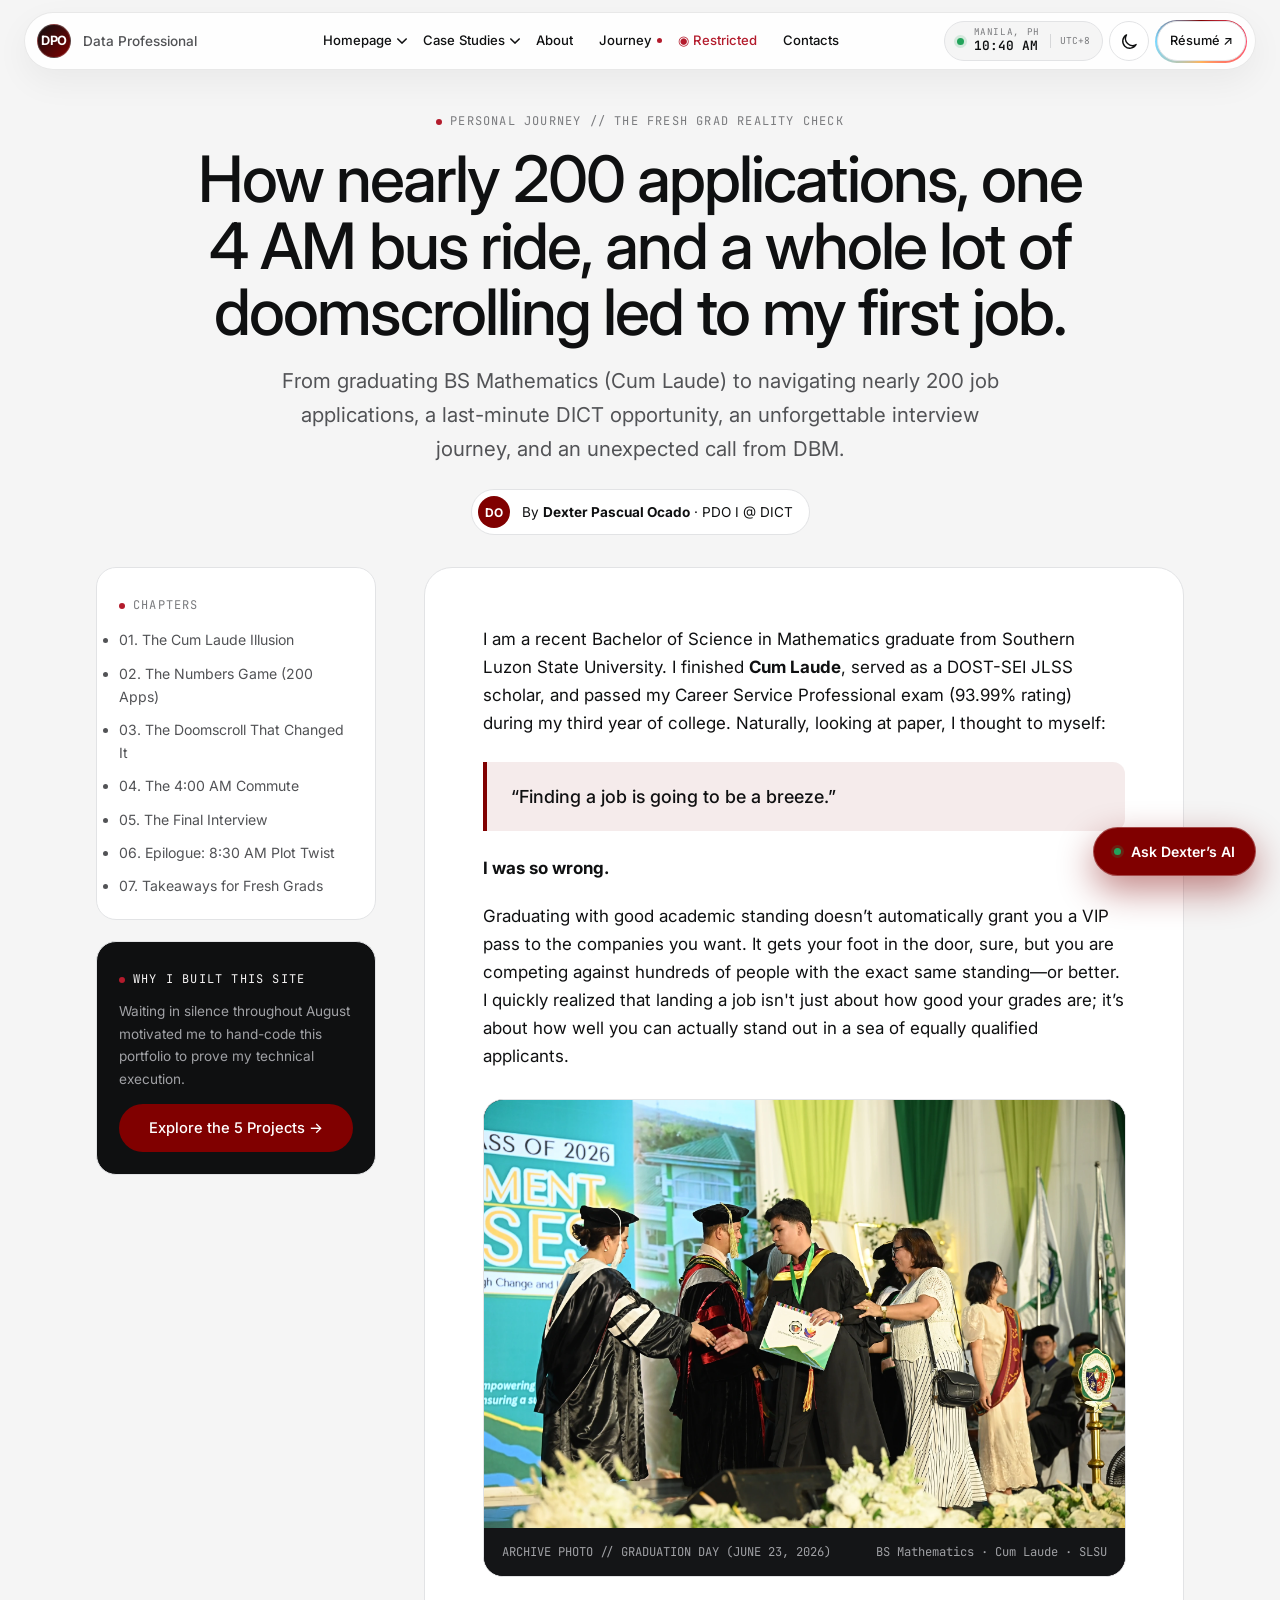
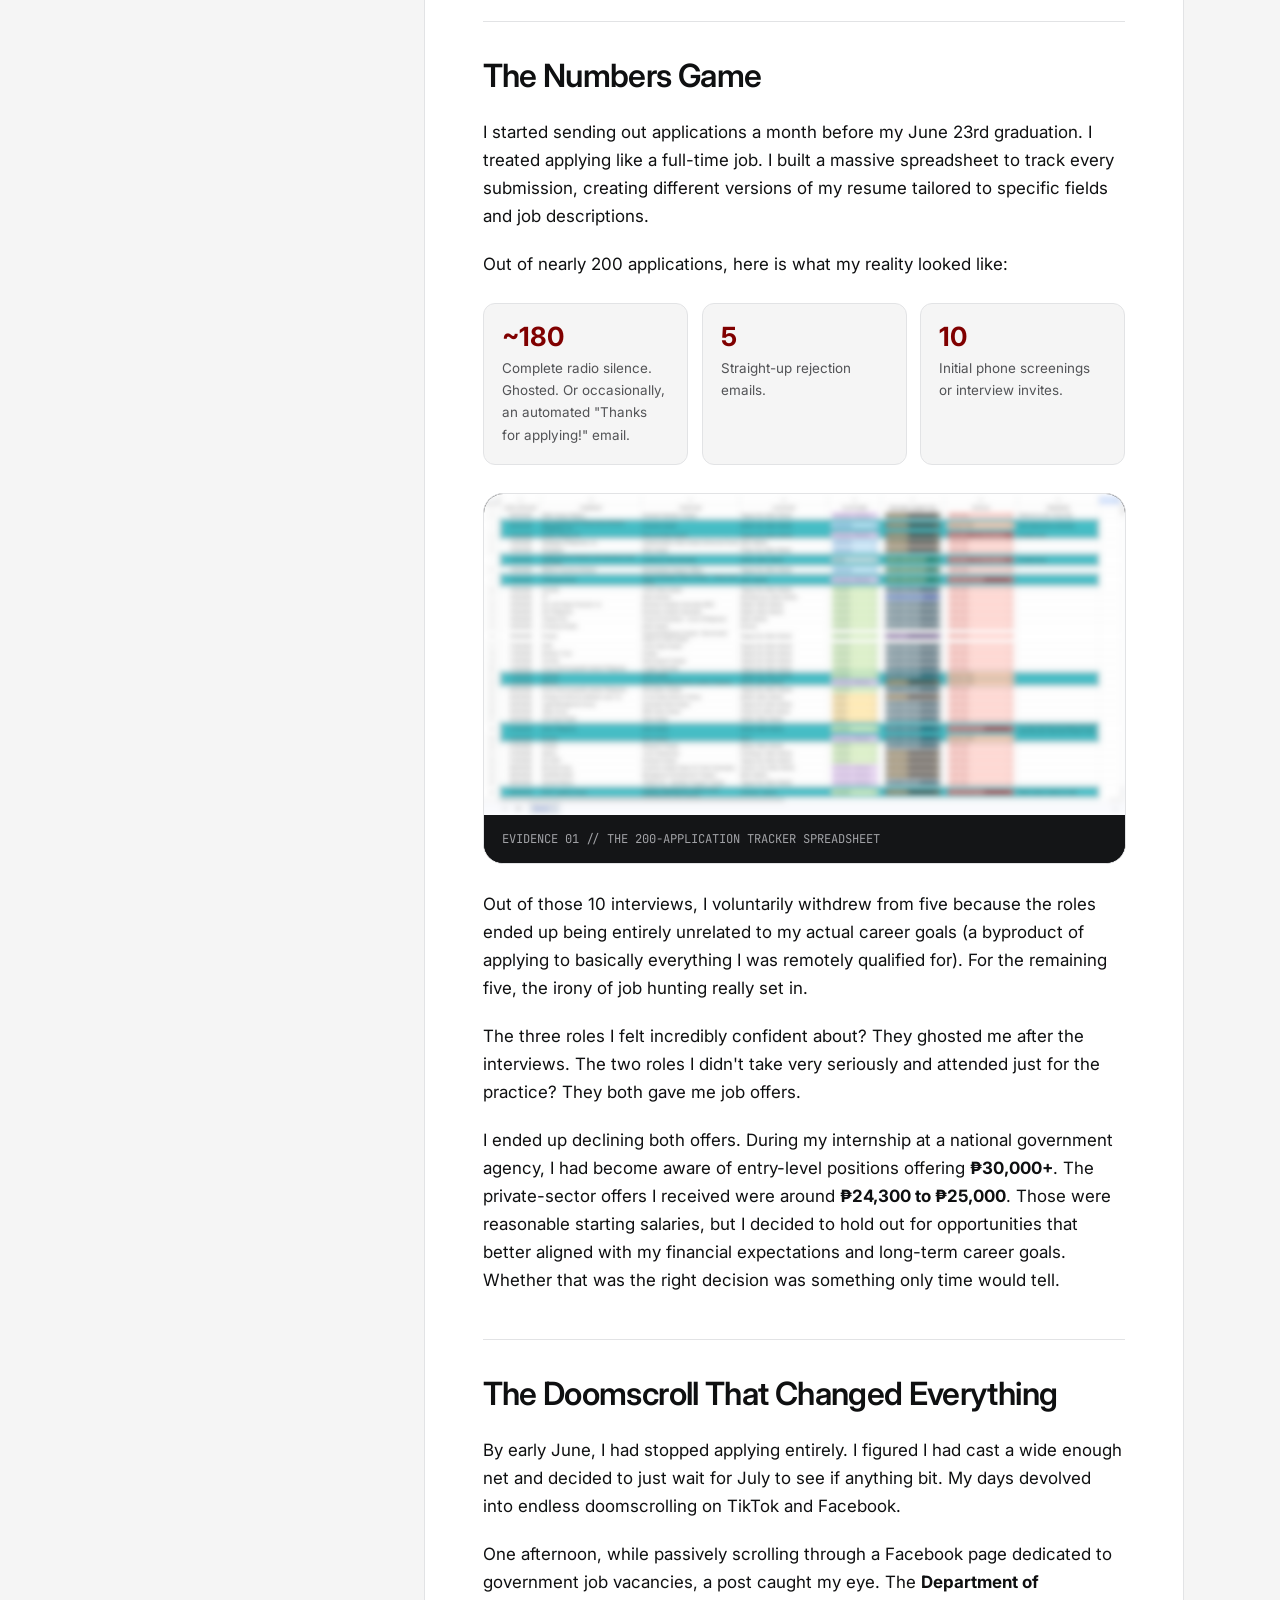
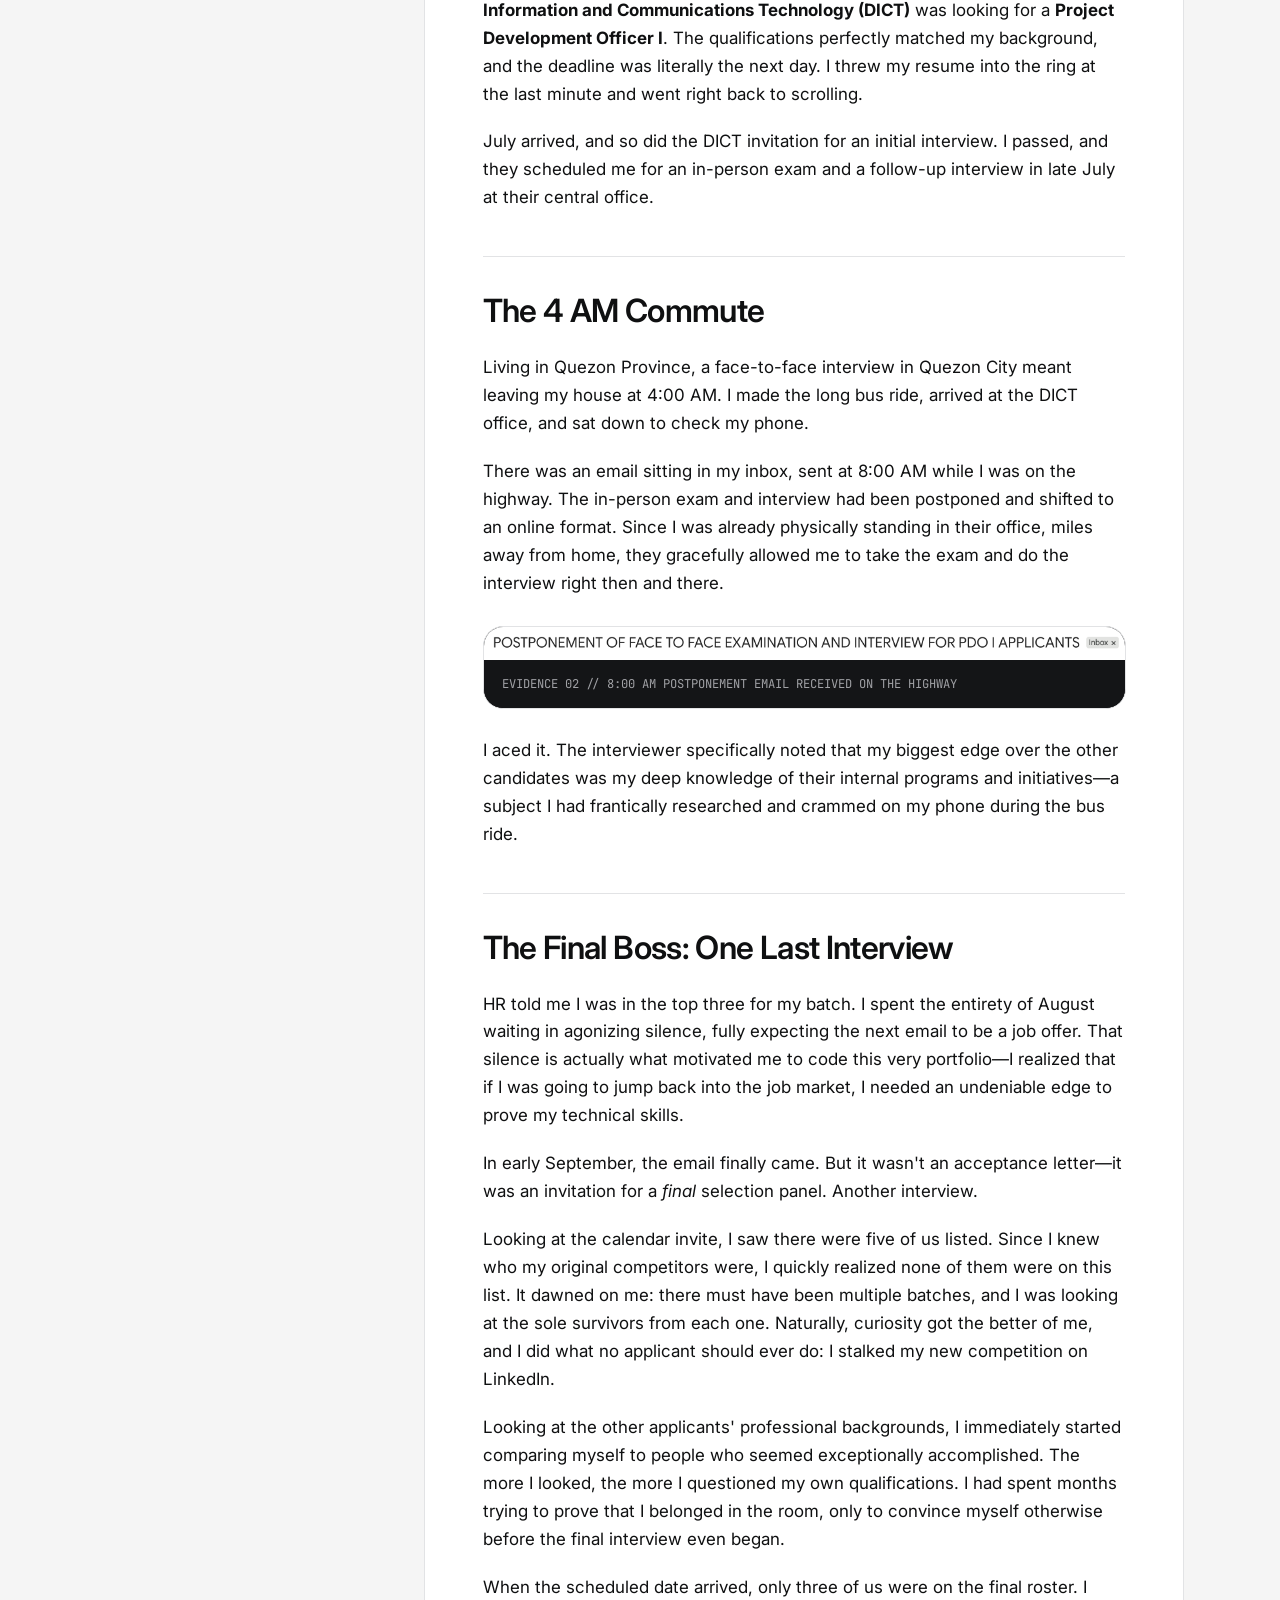
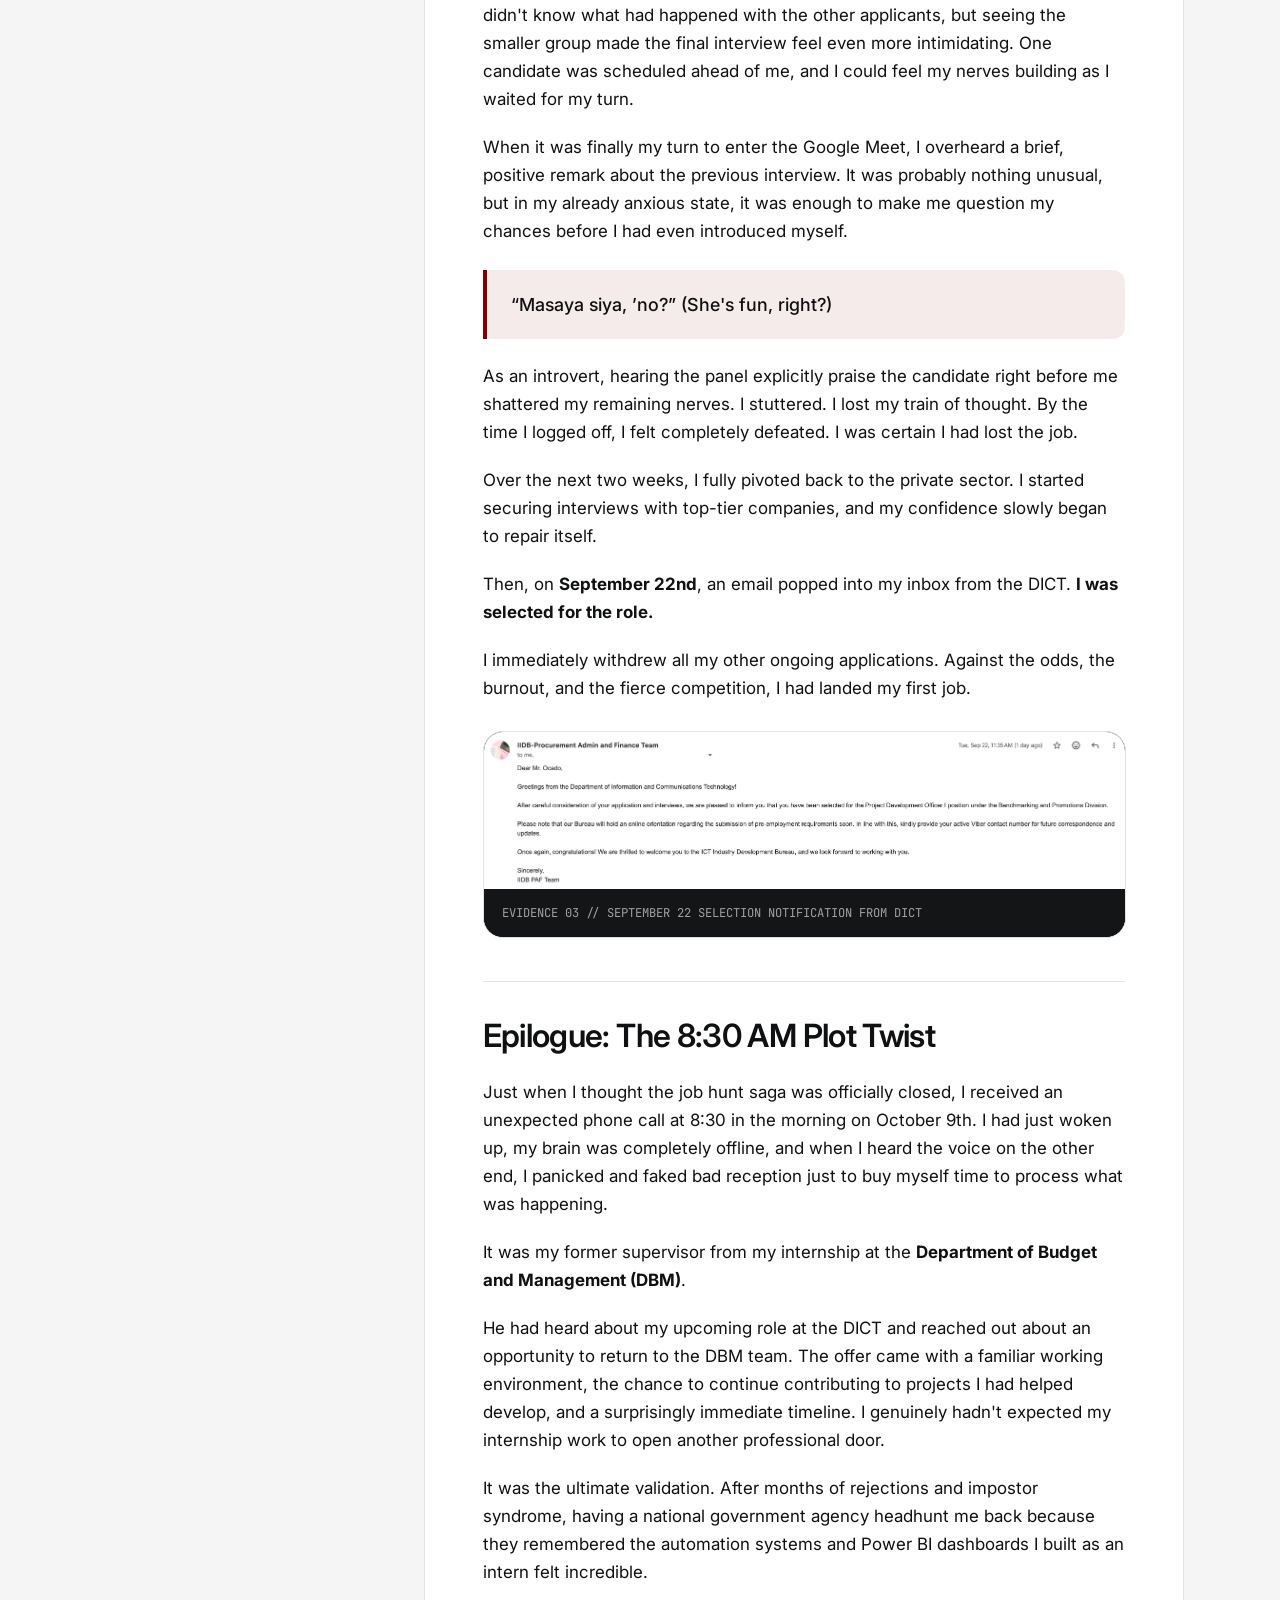
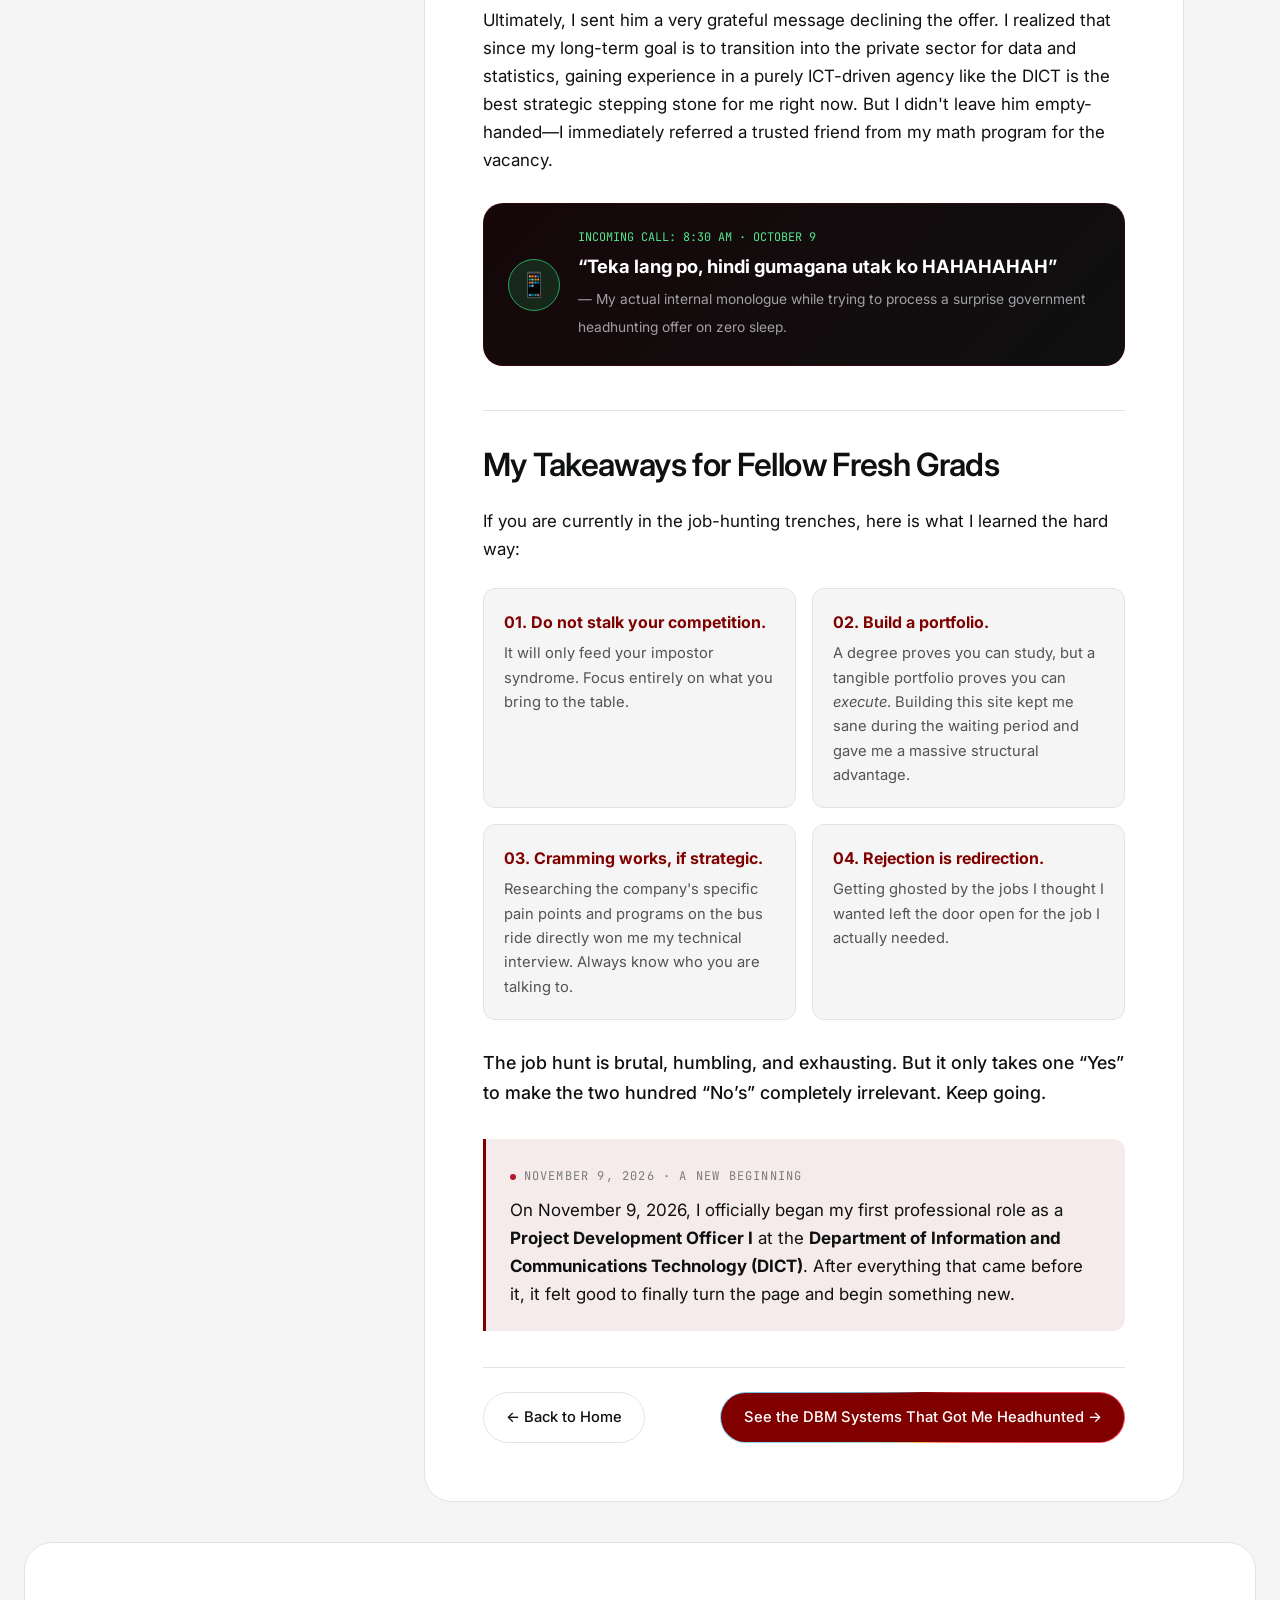
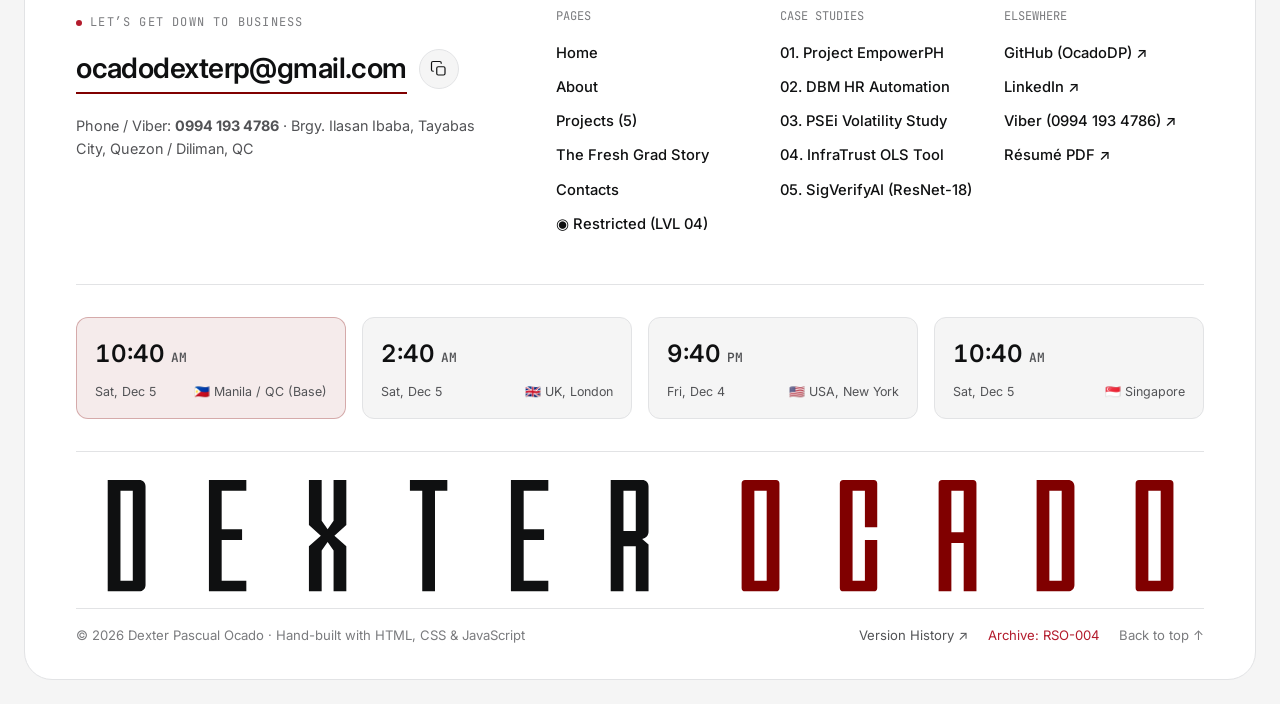
<file: job-hunt.html>
<!DOCTYPE html>
<html lang="en">
  <head>
    <meta charset="utf-8"/>
    <meta content="width=device-width, initial-scale=1, shrink-to-fit=no" name="viewport"/>
    <meta content="#800000" name="theme-color"/>
    <title>The Fresh Grad Reality Check — Dexter Pascual Ocado</title>
    <meta name="description" content="The Fresh Grad Reality Check: Dexter Ocado's journey through nearly 200 job applications, an unexpected DICT interview, and the lessons that led to his first professional role.">
    <link crossorigin="anonymous" href="https://cdn.prod.website-files.com" rel="preconnect"/>
    <link as="font" crossorigin="" href="https://cdn.prod.website-files.com/69f9c76884333229e651e7bc/69f9c76f84333229e651ea81_Switzer-Variable.woff2" rel="preload" type="font/woff2"/>
    <link href="https://fonts.googleapis.com" rel="preconnect"/>
    <link crossorigin="" href="https://fonts.gstatic.com" rel="preconnect"/>
    <link href="https://fonts.googleapis.com/css2?family=Inter:wght@400;500;600;700&amp;family=JetBrains+Mono:wght@400;500;600&amp;display=swap" rel="stylesheet"/>
    <style>
      :root {
        --bg-paper: #f5f5f5;
        --bg-white: #ffffff;
        --bg-dark: #0f1011;
        --ink: #0f1011;
        --grey-400: #525356;
        --grey-300: #7a7b7e;
        --grey-250: #a0a1a5;
        --grey-100: #e2e3e5;
        --maroon: #800000;
        --maroon-bright: #b31b2c;
        --maroon-glow: #ff4d6d;
        --maroon-soft: rgba(128, 0, 0, 0.08);
        --maroon-border: rgba(128, 0, 0, 0.28);
        --green: #22a35a;
        --radius-sm: 12px;
        --radius-md: 20px;
        --radius-lg: 28px;
        --font-sans: "Switzer", "Inter", -apple-system, sans-serif;
        --font-mono: "JetBrains Mono", monospace;
      }

      *, *::before, *::after {
        box-sizing: border-box;
        margin: 0;
        padding: 0;
      }

      html {
        font-family: var(--font-sans);
        background: var(--bg-paper);
        color: var(--ink);
        scroll-behavior: smooth;
        -webkit-font-smoothing: antialiased;
      }

      body {
        overflow-x: hidden;
        background: var(--bg-paper);
        line-height: 1.65;
      }

      a {
        color: inherit;
        text-decoration: none;
      }

      img {
        max-width: 100%;
        display: block;
      }

      .reading-progress {
        position: fixed;
        top: 0;
        left: 0;
        height: 4px;
        width: 0%;
        background: linear-gradient(90deg, var(--maroon), var(--maroon-glow));
        z-index: 2000;
        transition: width 0.1s linear;
      }

      .label-caption {
        font-family: var(--font-mono);
        font-size: 0.75rem;
        text-transform: uppercase;
        letter-spacing: 0.1em;
        color: var(--grey-300);
        display: inline-flex;
        align-items: center;
        gap: 8px;
      }

      .label-caption::before {
        content: "";
        width: 6px;
        height: 6px;
        border-radius: 50%;
        background: var(--maroon-bright);
      }

      @keyframes cc-ba {
        to {
          --cc-ba: 360deg;
        }
      }

      .button {
        position: relative;
        display: inline-flex;
        align-items: center;
        justify-content: center;
        border-radius: 999px;
        font-weight: 500;
        font-size: 0.92rem;
        cursor: pointer;
        isolation: isolate;
        border: none;
        background: transparent;
      }

      .button[data-cc-glow] {
        padding: 1.5px !important;
      }

      .button[data-cc-glow]::before {
        content: "";
        position: absolute;
        inset: 0;
        border-radius: inherit;
        z-index: 0;
        background: conic-gradient(from var(--cc-ba), #800000, #ff4d6d, #ffb35c, #7ad8ff, #800000);
        animation: cc-ba 6s linear infinite;
      }

      .button-in {
        position: relative;
        z-index: 1;
        display: inline-flex;
        align-items: center;
        gap: 8px;
        padding: 0.75rem 1.4rem;
        border-radius: 999px;
        background: var(--ink);
        color: #fff;
      }

      .button.is-light .button-in {
        background: var(--bg-white);
        color: var(--ink);
        border: 1px solid var(--grey-100);
      }

      .button.is-maroon .button-in {
        background: var(--maroon);
        color: #fff;
      }

      .blog-hero {
        padding: 36px 0 20px;
        text-align: center;
        max-width: 900px;
        margin: 0 auto;
      }

      .blog-hero h1 {
        font-size: clamp(2.35rem, 5vw, 4.3rem);
        line-height: 1.04;
        font-weight: 500;
        letter-spacing: -0.03em;
        margin: 14px 0 18px;
      }

      .blog-sub {
        font-size: clamp(1.08rem, 1.6vw, 1.3rem);
        color: var(--grey-400);
        max-width: 720px;
        margin: 0 auto 24px;
      }

      .author-chip {
        display: inline-flex;
        align-items: center;
        gap: 12px;
        background: var(--bg-white);
        border: 1px solid var(--grey-100);
        padding: 6px 16px 6px 6px;
        border-radius: 999px;
        font-size: 0.85rem;
      }

      .author-ava {
        width: 32px;
        height: 32px;
        border-radius: 50%;
        background: var(--maroon);
        color: #fff;
        font-weight: 700;
        display: grid;
        place-items: center;
        font-size: 0.75rem;
      }

      .article-layout {
        display: grid;
        grid-template-columns: 280px minmax(0, 760px);
        gap: 48px;
        justify-content: center;
        align-items: start;
        padding: 12px 0 0px;
        opacity: 1 !important;
        transform: none !important;
      }

      .article-sidebar {
        position: sticky;
        top: 96px;
        display: flex;
        flex-direction: column;
        gap: 20px;
      }

      .toc-box {
        background: var(--bg-white);
        border: 1px solid var(--grey-100);
        border-radius: var(--radius-md);
        padding: 22px;
      }

      .toc-list {
        display: flex;
        flex-direction: column;
        gap: 10px;
        margin-top: 12px;
        font-size: 0.88rem;
        color: var(--grey-400);
      }

      .toc-list a:hover {
        color: var(--maroon);
        font-weight: 600;
      }

      .article-body {
        background: var(--bg-white);
        border: 1px solid var(--grey-100);
        border-radius: var(--radius-lg);
        padding: clamp(2rem, 4.5vw, 3.75rem);
        font-size: 1.06rem;
        color: var(--ink);
      }

      .article-body p {
        margin-bottom: 20px;
      }

      .article-body h2 {
        font-size: clamp(1.55rem, 2.5vw, 2.1rem);
        font-weight: 600;
        letter-spacing: -0.02em;
        color: var(--ink);
        margin: 44px 0 16px;
        padding-top: 28px;
        border-top: 1px solid var(--grey-100);
      }

      .article-body blockquote {
        margin: 24px 0;
        padding: 20px 24px;
        border-left: 4px solid var(--maroon);
        background: var(--maroon-soft);
        border-radius: 0 var(--radius-sm) var(--radius-sm) 0;
        font-size: 1.12rem;
        font-weight: 500;
        color: var(--ink);
      }

      .funnel-grid {
        display: grid;
        grid-template-columns: repeat(3, 1fr);
        gap: 14px;
        margin: 24px 0 28px;
      }

      .funnel-card {
        background: var(--bg-paper);
        border: 1px solid var(--grey-100);
        border-radius: var(--radius-sm);
        padding: 18px;
      }

      .funnel-card strong {
        font-size: 1.65rem;
        font-weight: 700;
        color: var(--maroon);
        display: block;
        line-height: 1.1;
      }

      .funnel-card span {
        font-size: 0.84rem;
        color: var(--grey-400);
        margin-top: 6px;
        display: block;
      }

      .story-figure {
        margin: 28px 0;
        background: var(--bg-dark);
        border-radius: var(--radius-md);
        overflow: hidden;
        border: 1px solid var(--grey-100);
        color: #fff;
      }

      .story-figure img {
        width: 100%;
        max-height: 440px;
        object-fit: cover;
      }

      .story-figure-caption {
        padding: 14px 18px;
        font-family: var(--font-mono);
        font-size: 0.76rem;
        color: var(--grey-250);
        display: flex;
        justify-content: space-between;
        align-items: center;
        background: #141517;
      }

      .call-card {
        background: linear-gradient(135deg, #160709 0%, #0f1011 100%);
        border: 1px solid var(--maroon-border);
        border-radius: var(--radius-md);
        padding: 24px;
        color: #fff;
        margin: 28px 0;
        display: flex;
        align-items: center;
        gap: 18px;
      }

      .call-icon {
        width: 52px;
        height: 52px;
        border-radius: 50%;
        background: rgba(34, 163, 90, 0.2);
        border: 1px solid var(--green);
        display: grid;
        place-items: center;
        font-size: 1.5rem;
        flex-shrink: 0;
      }

      .takeaways-grid {
        display: grid;
        grid-template-columns: 1fr 1fr;
        gap: 16px;
        margin: 24px 0;
      }

      .takeaway-card {
        background: var(--bg-paper);
        border: 1px solid var(--grey-100);
        border-radius: var(--radius-sm);
        padding: 20px;
      }

      .takeaway-card strong {
        display: block;
        font-size: 1rem;
        color: var(--maroon);
        margin-bottom: 6px;
      }

      .takeaway-card p {
        font-size: 0.92rem;
        color: var(--grey-400);
        margin-bottom: 0;
      }

      @media (max-width: 991px) {
        .article-layout {
          grid-template-columns: 1fr;
        }

        .article-sidebar {
          position: static;
        }
      }

      @media (max-width: 640px) {
        .funnel-grid, .takeaways-grid {
          grid-template-columns: 1fr;
        }
      }
    </style>
    <link rel="stylesheet" href="site-shared.css" /></head>
  <body>
    <nav class="navbar" aria-label="Main navigation"></nav>
    <div class="reading-progress" id="reading-progress"></div>


    <main id="main">

      <header class="padding-global">
        <div class="blog-hero">
          <div class="label-caption">Personal Journey // The Fresh Grad Reality Check</div>
          <h1>How nearly 200 applications, one 4 AM bus ride, and a whole lot of doomscrolling led to my first job.</h1>

          <p class="blog-sub">
            From graduating BS Mathematics (Cum Laude) to navigating nearly
            200 job applications, a last-minute DICT opportunity, an
            unforgettable interview journey, and an unexpected call from DBM.
          </p>

          <div class="author-chip">
            <div class="author-ava">DO</div>
            <span>By <strong>Dexter Pascual Ocado</strong> · PDO I @ DICT</span>
          </div>
        </div>
      </header>

      <section class="padding-global">
        <div class="container-large article-layout">

          <aside class="article-sidebar">
            <div class="toc-box">
              <div class="label-caption">Chapters</div>
              <ul class="toc-list">
                <li><a href="#intro">01. The Cum Laude Illusion</a></li>
                <li><a href="#numbers-game">02. The Numbers Game (200 Apps)</a></li>
                <li><a href="#doomscroll">03. The Doomscroll That Changed It</a></li>
                <li><a href="#commute">04. The 4:00 AM Commute</a></li>
                <li><a href="#final-boss">05. The Final Interview</a></li>
                <li><a href="#epilogue">06. Epilogue: 8:30 AM Plot Twist</a></li>
                <li><a href="#takeaways">07. Takeaways for Fresh Grads</a></li>
              </ul>
            </div>
            <div class="toc-box" style="background: var(--bg-dark); color: #fff;">
              <div class="label-caption" style="color: #f5f3f3;">Why I Built This Site</div>
              <p style="font-size: 0.85rem; color: var(--grey-250); margin: 10px 0 14px;">
                Waiting in silence throughout August motivated me to hand-code this portfolio to prove my technical execution.
              </p>
              <a class="button is-maroon" href="projects.html" style="width:100%;">
                <div class="button-in" style="width:100%; justify-content:center;"><span>Explore the 5 Projects →</span></div>
              </a>
            </div>
          </aside>

          <article class="article-body">
            <div id="intro">
              <p>
                I am a recent Bachelor of Science in Mathematics graduate from Southern Luzon State University. I finished <strong>Cum Laude</strong>, served as a DOST-SEI JLSS scholar, and passed my Career Service Professional exam (93.99% rating) during my third year of college. Naturally, looking at paper, I thought to myself:
              </p>
              <blockquote>
                “Finding a job is going to be a breeze.”
              </blockquote>
              <p>
                <strong>I was so wrong.</strong>
              </p>
              <p>
                Graduating with good academic standing doesn’t automatically grant you a VIP pass to the companies you want. It gets your foot in the door, sure, but you are competing against hundreds of people with the exact same standing—or better. I quickly realized that landing a job isn't just about how good your grades are; it’s about how well you can actually stand out in a sea of equally qualified applicants.
              </p>
              <figure class="story-figure">
                <img alt="Graduation Day — BS Mathematics Cum Laude" decoding="async" loading="lazy" onerror="this.style.display='none'" src="img/grad.webp"/>
                <figcaption class="story-figure-caption">
                  <span>ARCHIVE PHOTO // GRADUATION DAY (JUNE 23, 2026)</span>
                  <span>BS Mathematics · Cum Laude · SLSU</span>
                </figcaption>
              </figure>
            </div>
            <h2 id="numbers-game">The Numbers Game</h2>
            <p>
              I started sending out applications a month before my June 23rd graduation. I treated applying like a full-time job. I built a massive spreadsheet to track every submission, creating different versions of my resume tailored to specific fields and job descriptions.
            </p>
            <p>Out of nearly 200 applications, here is what my reality looked like:</p>
            <div class="funnel-grid">
              <div class="funnel-card">
                <strong>~180</strong>
                <span>Complete radio silence. Ghosted. Or occasionally, an automated "Thanks for applying!" email.</span>
              </div>
              <div class="funnel-card">
                <strong>5</strong>
                <span>Straight-up rejection emails.</span>
              </div>
              <div class="funnel-card">
                <strong>10</strong>
                <span>Initial phone screenings or interview invites.</span>
              </div>
            </div>
            <figure class="story-figure">
              <img alt="Job Application Tracker Spreadsheet" decoding="async" loading="lazy" onerror="this.style.display='none'" src="img/sheet.png"/>
              <figcaption class="story-figure-caption">
                <span>EVIDENCE 01 // THE 200-APPLICATION TRACKER SPREADSHEET</span>

              </figcaption>
            </figure>
            <p>
              Out of those 10 interviews, I voluntarily withdrew from five because the roles ended up being entirely unrelated to my actual career goals (a byproduct of applying to basically everything I was remotely qualified for). For the remaining five, the irony of job hunting really set in.
            </p>
            <p>
              The three roles I felt incredibly confident about? They ghosted me after the interviews. The two roles I didn't take very seriously and attended just for the practice? They both gave me job offers.
            </p>

            <p>
              I ended up declining both offers. During my internship at a
              national government agency, I had become aware of entry-level
              positions offering <strong>₱30,000+</strong>. The private-sector
              offers I received were around <strong>₱24,300 to ₱25,000</strong>.
              Those were reasonable starting salaries, but I decided to hold
              out for opportunities that better aligned with my financial
              expectations and long-term career goals. Whether that was the
              right decision was something only time would tell.
            </p>

            <h2 id="doomscroll">The Doomscroll That Changed Everything</h2>
            <p>
              By early June, I had stopped applying entirely. I figured I had cast a wide enough net and decided to just wait for July to see if anything bit. My days devolved into endless doomscrolling on TikTok and Facebook.
            </p>
            <p>
              One afternoon, while passively scrolling through a Facebook page dedicated to government job vacancies, a post caught my eye. The <strong>Department of Information and Communications Technology (DICT)</strong> was looking for a <strong>Project Development Officer I</strong>. The qualifications perfectly matched my background, and the deadline was literally the next day. I threw my resume into the ring at the last minute and went right back to scrolling.
            </p>
            <p>
              July arrived, and so did the DICT invitation for an initial interview. I passed, and they scheduled me for an in-person exam and a follow-up interview in late July at their central office.
            </p>
            <h2 id="commute">The 4 AM Commute</h2>
            <p>
              Living in Quezon Province, a face-to-face interview in Quezon City meant leaving my house at 4:00 AM. I made the long bus ride, arrived at the DICT office, and sat down to check my phone.
            </p>
            <p>
              There was an email sitting in my inbox, sent at 8:00 AM while I was on the highway. The in-person exam and interview had been postponed and shifted to an online format. Since I was already physically standing in their office, miles away from home, they gracefully allowed me to take the exam and do the interview right then and there.
            </p>
            <figure class="story-figure">
              <img alt="Postponement Email during Commute" decoding="async" loading="lazy" onerror="this.style.display='none'" src="img/postpone.png"/>
              <figcaption class="story-figure-caption">
                <span>EVIDENCE 02 // 8:00 AM POSTPONEMENT EMAIL RECEIVED ON THE HIGHWAY</span>

              </figcaption>
            </figure>
            <p>
              I aced it. The interviewer specifically noted that my biggest edge over the other candidates was my deep knowledge of their internal programs and initiatives—a subject I had frantically researched and crammed on my phone during the bus ride.
            </p>
            <h2 id="final-boss">The Final Boss: One Last Interview</h2>
            <p>
              HR told me I was in the top three for my batch. I spent the entirety of August waiting in agonizing silence, fully expecting the next email to be a job offer. That silence is actually what motivated me to code this very portfolio—I realized that if I was going to jump back into the job market, I needed an undeniable edge to prove my technical skills.
            </p>
            <p>
              In early September, the email finally came. But it wasn't an acceptance letter—it was an invitation for a <em>final</em> selection panel. Another interview.
            </p>
            <p>
              Looking at the calendar invite, I saw there were five of us listed. Since I knew who my original competitors were, I quickly realized none of them were on this list. It dawned on me: there must have been multiple batches, and I was looking at the sole survivors from each one. Naturally, curiosity got the better of me, and I did what no applicant should ever do: I stalked my new competition on LinkedIn.
            </p>

            <p>
              Looking at the other applicants' professional backgrounds,
              I immediately started comparing myself to people who seemed
              exceptionally accomplished. The more I looked, the more I
              questioned my own qualifications. I had spent months trying
              to prove that I belonged in the room, only to convince
              myself otherwise before the final interview even began.
            </p>


            <p>
              When the scheduled date arrived, only three of us
              were on the final roster. I didn't know what had
              happened with the other applicants, but seeing the
              smaller group made the final interview feel even
              more intimidating. One candidate was scheduled
              ahead of me, and I could feel my nerves building
              as I waited for my turn.
            </p>


            <p>
              When it was finally my turn to enter the Google
              Meet, I overheard a brief, positive remark about
              the previous interview. It was probably nothing
              unusual, but in my already anxious state, it
              was enough to make me question my chances
              before I had even introduced myself.
            </p>

            <blockquote>
              “Masaya siya, ’no?” (She's fun, right?)
            </blockquote>
            <p>
              As an introvert, hearing the panel explicitly praise the candidate right before me shattered my remaining nerves. I stuttered. I lost my train of thought. By the time I logged off, I felt completely defeated. I was certain I had lost the job.
            </p>
            <p>
              Over the next two weeks, I fully pivoted back to the private sector. I started securing interviews with top-tier companies, and my confidence slowly began to repair itself.
            </p>
            <p>
              Then, on <strong>September 22nd</strong>, an email popped into my inbox from the DICT. <strong>I was selected for the role.</strong>
            </p>
            <p>
              I immediately withdrew all my other ongoing applications. Against the odds, the burnout, and the fierce competition, I had landed my first job.
            </p>
            <figure class="story-figure">
              <img alt="DICT Acceptance Email" decoding="async" loading="lazy" onerror="this.style.display='none'" src="img/accept.png"/>
              <figcaption class="story-figure-caption">
                <span>EVIDENCE 03 // SEPTEMBER 22 SELECTION NOTIFICATION FROM DICT</span>

              </figcaption>
            </figure>
            <h2 id="epilogue">Epilogue: The 8:30 AM Plot Twist</h2>
            <p>
              Just when I thought the job hunt saga was officially closed, I received an unexpected phone call at 8:30 in the morning on October 9th. I had just woken up, my brain was completely offline, and when I heard the voice on the other end, I panicked and faked bad reception just to buy myself time to process what was happening.
            </p>
            <p>
              It was my former supervisor from my internship at the <strong>Department of Budget and Management (DBM)</strong>.
            </p>

            <p>
              He had heard about my upcoming role at the DICT and reached
              out about an opportunity to return to the DBM team. The
              offer came with a familiar working environment, the chance
              to continue contributing to projects I had helped develop,
              and a surprisingly immediate timeline. I genuinely hadn't
              expected my internship work to open another professional
              door.
            </p>

            <p>
              It was the ultimate validation. After months of rejections and impostor syndrome, having a national government agency headhunt me back because they remembered the automation systems and Power BI dashboards I built as an intern felt incredible.
            </p>
            <p>
              Ultimately, I sent him a very grateful message declining the offer. I realized that since my long-term goal is to transition into the private sector for data and statistics, gaining experience in a purely ICT-driven agency like the DICT is the best strategic stepping stone for me right now. But I didn't leave him empty-handed—I immediately referred a trusted friend from my math program for the vacancy.
            </p>
            <div class="call-card">
              <div class="call-icon">📱</div>
              <div>
                <div style="font-family:var(--font-mono); font-size:0.74rem; color:#52e58c;">INCOMING CALL: 8:30 AM · OCTOBER 9</div>
                <strong style="font-size:1.15rem; display:block; margin:4px 0;">“Teka lang po, hindi gumagana utak ko HAHAHAHAH”</strong>
                <span style="font-size:0.86rem; color:var(--grey-250);">— My actual internal monologue while trying to process a surprise government headhunting offer on zero sleep.</span>
              </div>
            </div>
            <h2 id="takeaways">My Takeaways for Fellow Fresh Grads</h2>
            <p>If you are currently in the job-hunting trenches, here is what I learned the hard way:</p>
            <div class="takeaways-grid">
              <div class="takeaway-card">
                <strong>01. Do not stalk your competition.</strong>
                <p>It will only feed your impostor syndrome. Focus entirely on what you bring to the table.</p>
              </div>
              <div class="takeaway-card">
                <strong>02. Build a portfolio.</strong>
                <p>A degree proves you can study, but a tangible portfolio proves you can <em>execute</em>. Building this site kept me sane during the waiting period and gave me a massive structural advantage.</p>
              </div>
              <div class="takeaway-card">
                <strong>03. Cramming works, if strategic.</strong>
                <p>Researching the company's specific pain points and programs on the bus ride directly won me my technical interview. Always know who you are talking to.</p>
              </div>
              <div class="takeaway-card">
                <strong>04. Rejection is redirection.</strong>
                <p>Getting ghosted by the jobs I thought I wanted left the door open for the job I actually needed.</p>
              </div>
            </div>
            <p style="font-weight: 500; font-size: 1.12rem; margin-top: 28px;">
              The job hunt is brutal, humbling, and exhausting. But it only takes one “Yes” to make the two hundred “No’s” completely irrelevant. Keep going.
            </p>
            <div style="
            margin-top: 32px;
            padding: 22px 24px;
            border-left: 3px solid var(--maroon);
            background: var(--maroon-soft);
            border-radius: 0 12px 12px 0;
            ">
            <div class="label-caption" style="margin-bottom: 10px;">
              NOVEMBER 9, 2026 · A NEW BEGINNING
            </div>

            <p style="margin: 0;">
              On November 9, 2026, I officially began my first professional
              role as a <strong>Project Development Officer I</strong> at the
              <strong>Department of Information and Communications Technology (DICT)</strong>.
              After everything that came before it, it felt good to finally
              turn the page and begin something new.
            </p>
        </div>
        <div style="margin-top: 36px; padding-top: 24px; border-top: 1px solid var(--grey-100); display: flex; justify-content: space-between; flex-wrap: wrap; gap: 12px;">
          <a class="button is-light" href="index.html"><div class="button-in"><span>← Back to Home</span></div></a>
          <a class="button is-maroon" data-cc-glow="" href="project-dbm.html"><div class="button-in"><span>See the DBM Systems That Got Me Headhunted →</span></div></a>
        </div>
        </article>
        </div>
      </section>
    </main>
    <footer id="site-footer" class="padding-global is-tiny"></footer>
    <script>
      window.addEventListener('scroll', () => {
        const h = document.documentElement;
        const pct = (h.scrollTop / (h.scrollHeight - h.clientHeight)) * 100;
        document.getElementById('reading-progress').style.width = pct + '%';
      });
    </script>
    <script src="site-shared.js"></script>
  </body>
</html>
</file>
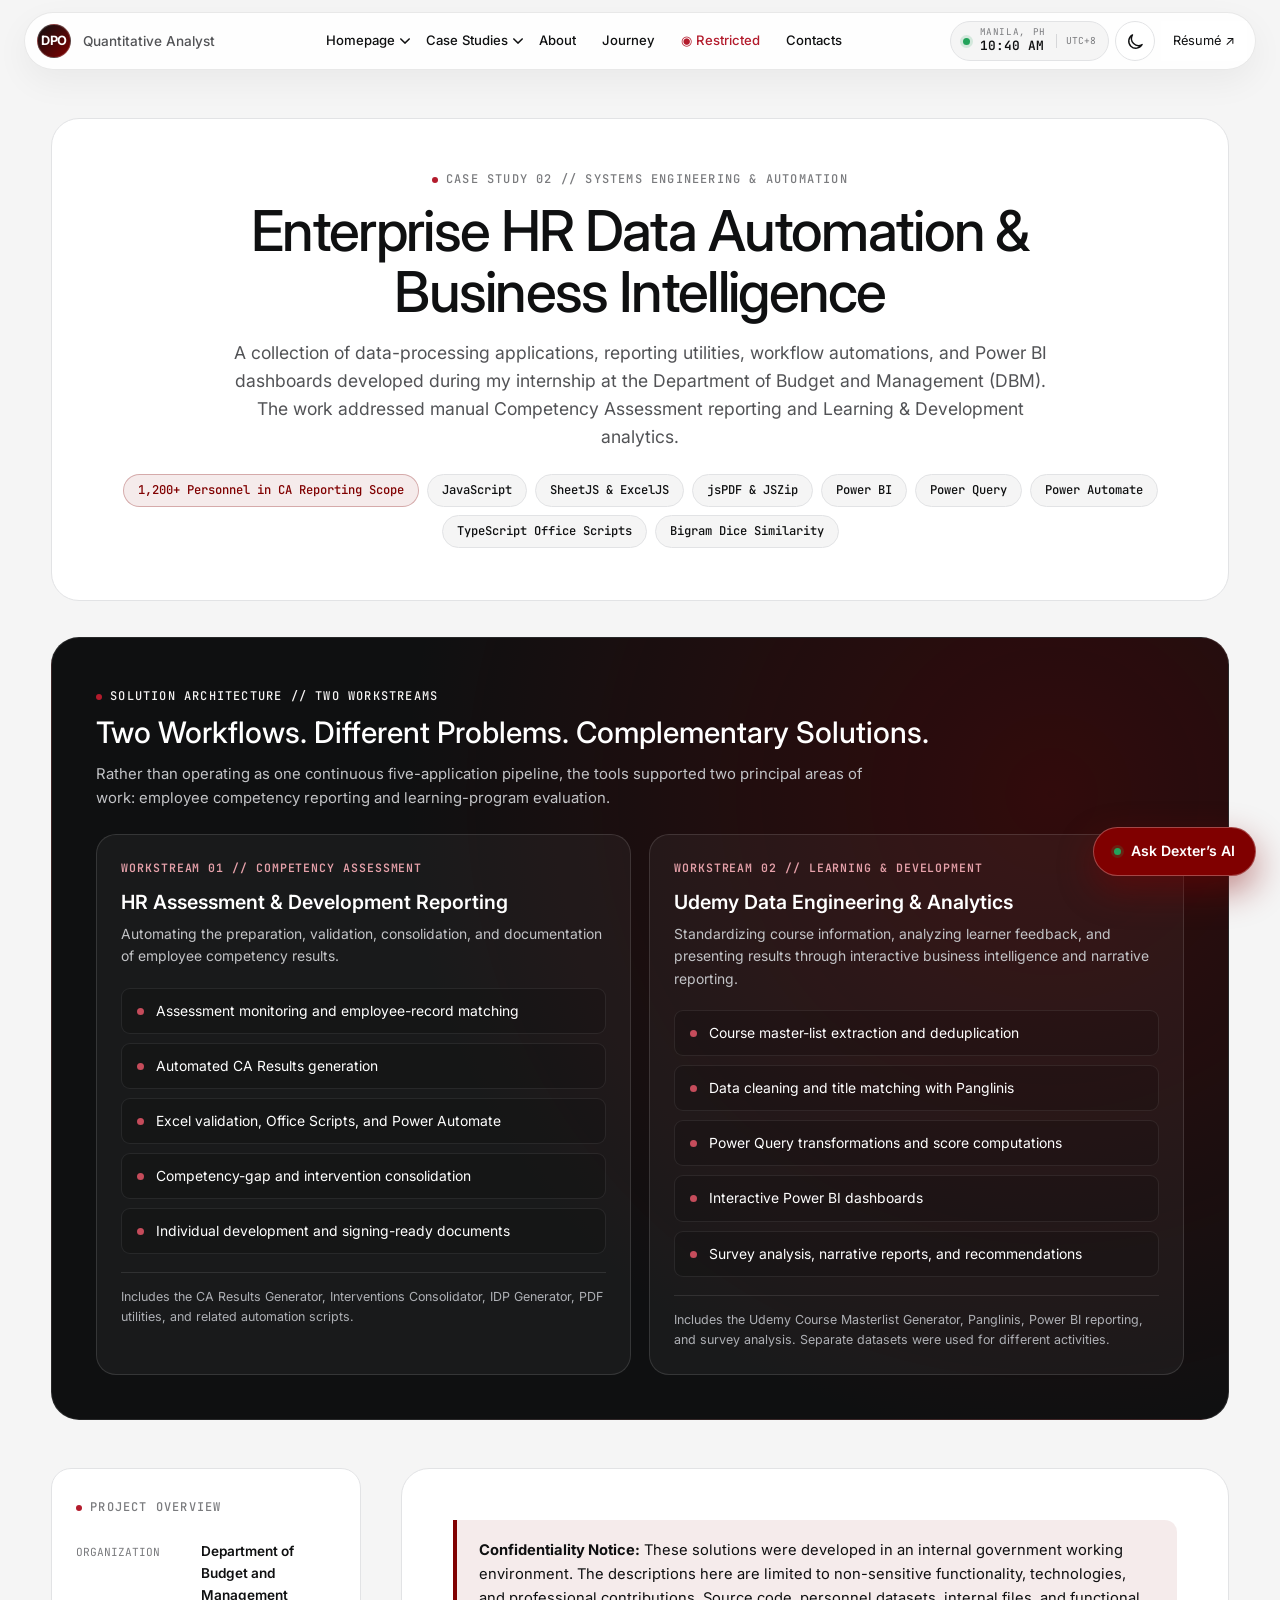
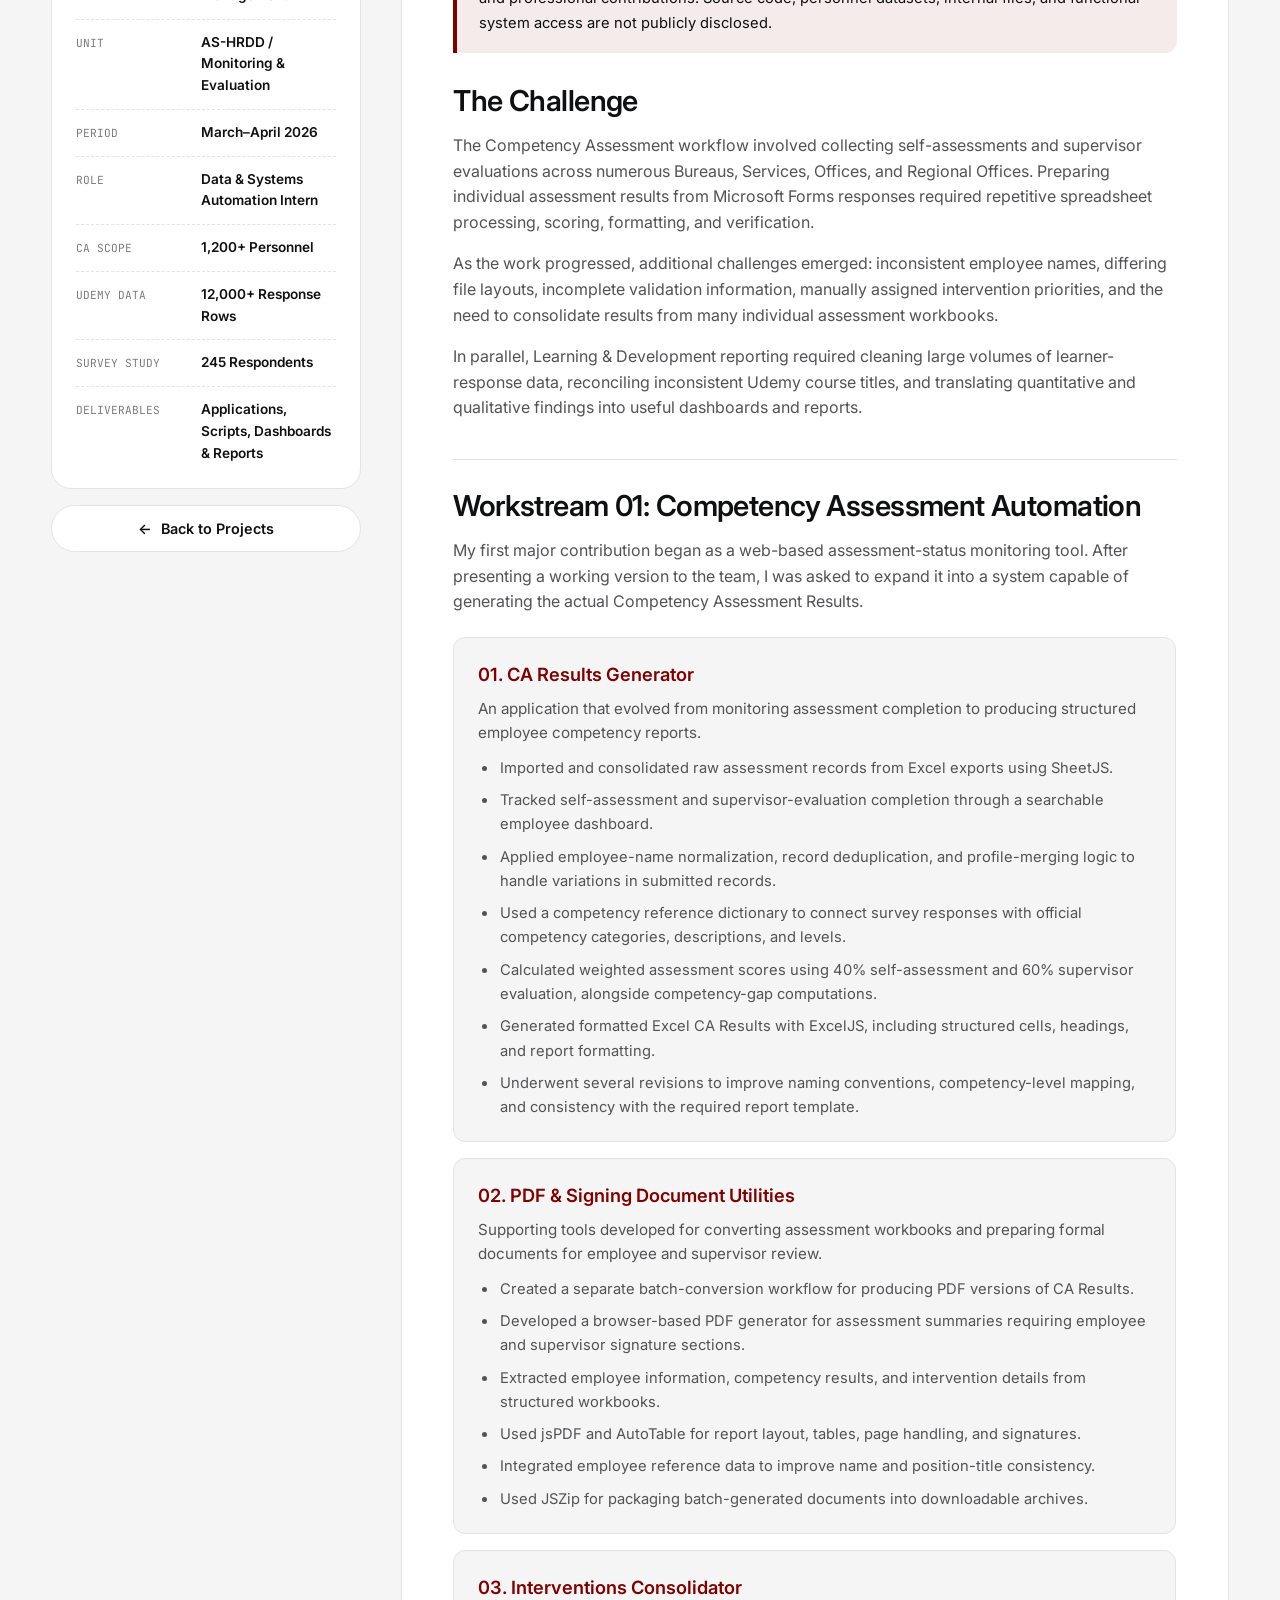
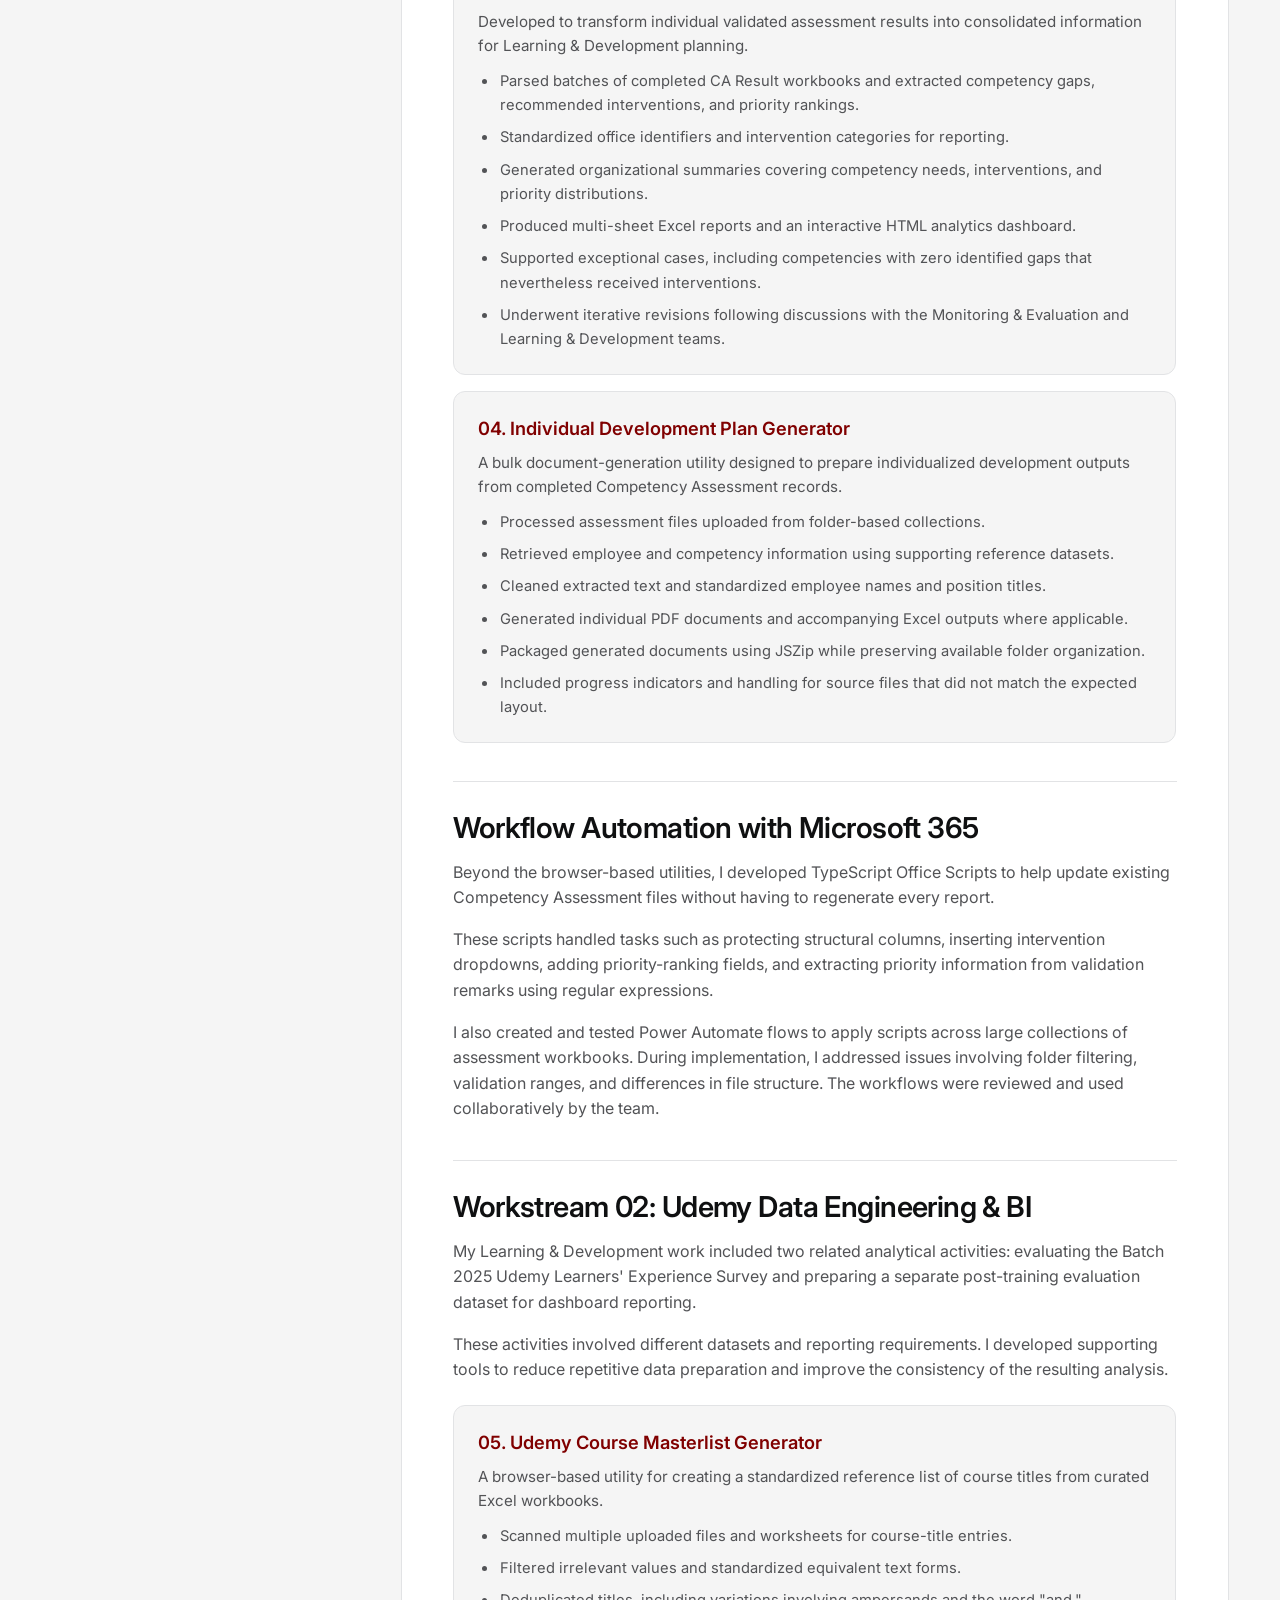
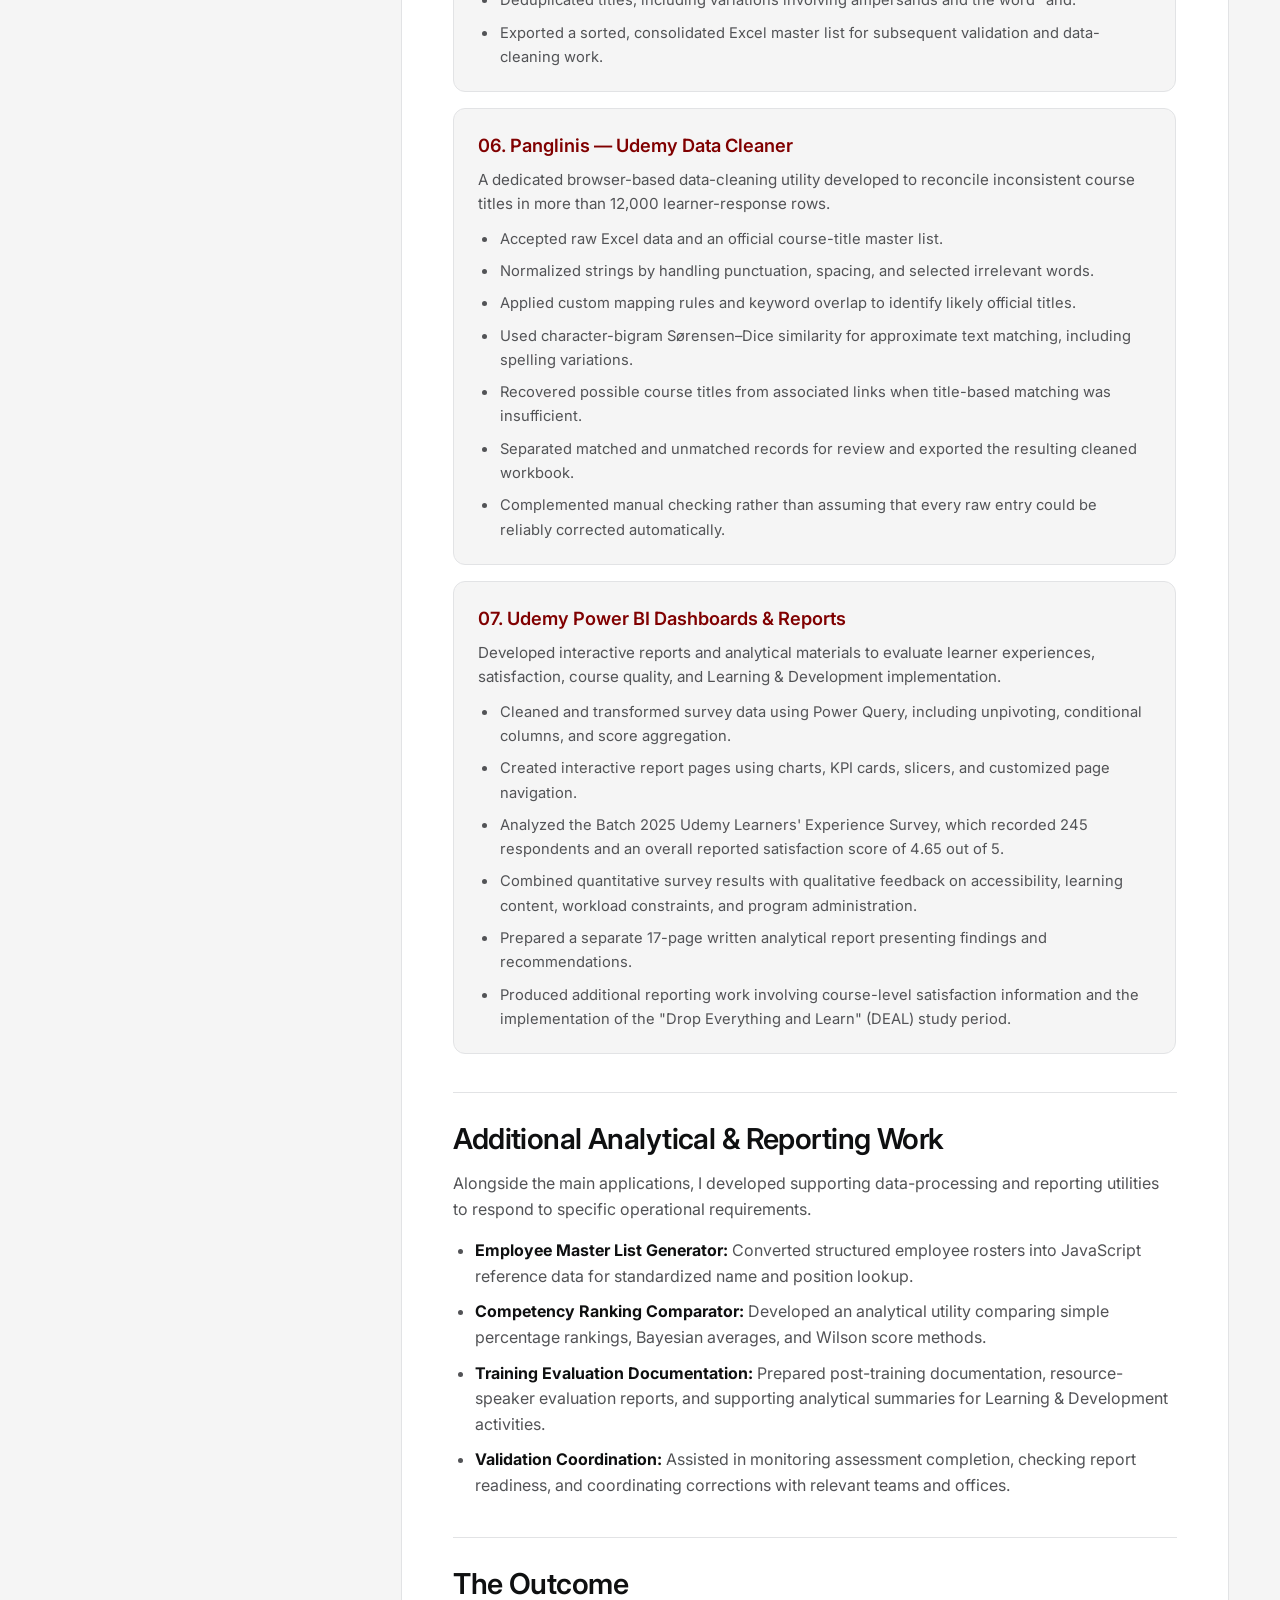
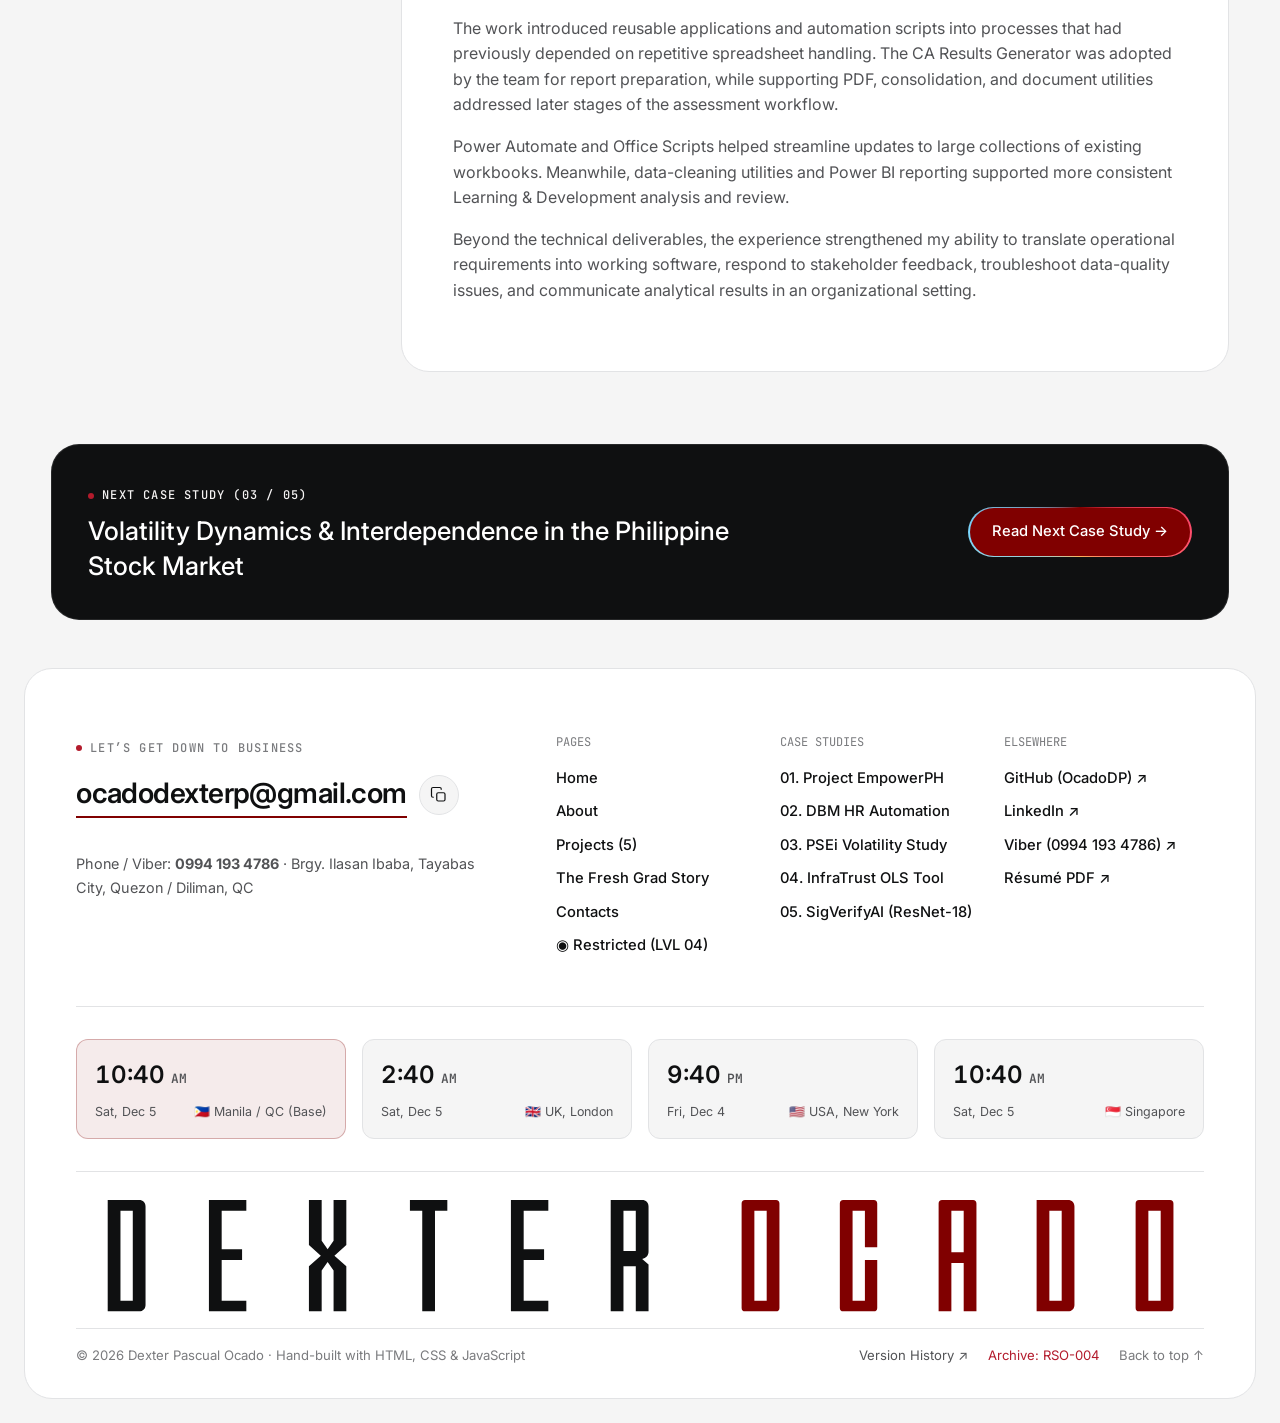
<file: project-dbm.html>
<!DOCTYPE html>
<html lang="en">
  <head>
    <meta charset="utf-8">
    <meta name="viewport" content="width=device-width, initial-scale=1">
    <meta name="theme-color" content="#800000">
    <meta name="description" content="A case study of Dexter Pascual Ocado's HR data automation, Competency Assessment reporting, and Power BI analytics work during his internship at the Department of Budget and Management.">
    <title>Enterprise HR Automation & BI (DBM) — Dexter Pascual Ocado</title>

    <link rel="preconnect" href="https://cdn.prod.website-files.com" crossorigin>
    <link rel="preload" as="font" type="font/woff2" crossorigin
    href="https://cdn.prod.website-files.com/69f9c76884333229e651e7bc/69f9c76f84333229e651ea81_Switzer-Variable.woff2">
    <link rel="preconnect" href="https://fonts.googleapis.com">
    <link rel="preconnect" href="https://fonts.gstatic.com" crossorigin>
    <link href="https://fonts.googleapis.com/css2?family=Inter:wght@400;500;600;700&family=JetBrains+Mono:wght@400;500;600&display=swap" rel="stylesheet">

    <link rel="stylesheet" href="site-shared.css">

    <style>
      :root {
        --bg-paper: #f5f5f5;
        --bg-white: #ffffff;
        --bg-dark: #0f1011;
        --ink: #0f1011;
        --grey-400: #525356;
        --grey-300: #7a7b7e;
        --grey-250: #a0a1a5;
        --grey-100: #e2e3e5;
        --maroon: #800000;
        --maroon-bright: #b31b2c;
        --maroon-glow: #ff4d6d;
        --maroon-soft: rgba(128, 0, 0, 0.08);
        --maroon-border: rgba(128, 0, 0, 0.28);
        --radius-sm: 12px;
        --radius-md: 20px;
        --radius-lg: 28px;
        --font-sans: "Switzer", "Inter", -apple-system, BlinkMacSystemFont, sans-serif;
        --font-mono: "JetBrains Mono", monospace;
      }

      *, *::before, *::after {
        box-sizing: border-box;
      }

      body {
        margin: 0;
        overflow-x: hidden;
        background: var(--bg-paper);
        color: var(--ink);
        font-family: var(--font-sans);
        line-height: 1.6;
      }

      a {
        color: inherit;
        text-decoration: none;
      }

      .label-caption {
        display: inline-flex;
        align-items: center;
        gap: 8px;
        font-family: var(--font-mono);
        font-size: 0.75rem;
        font-weight: 500;
        text-transform: uppercase;
        letter-spacing: 0.1em;
        color: var(--grey-300);
      }

      .label-caption::before {
        content: "";
        width: 6px;
        height: 6px;
        flex: 0 0 6px;
        border-radius: 50%;
        background: var(--maroon-bright);
      }

      .case-hero {
        padding: 48px 0 36px;
      }

      .case-hero-card {
        display: flex;
        flex-direction: column;
        align-items: center;
        padding: clamp(2rem, 4vw, 3.5rem);
        background: var(--bg-white);
        border: 1px solid var(--grey-100);
        border-radius: var(--radius-lg);
        text-align: center;
      }

      .case-hero h1 {
        max-width: 900px;
        margin: 12px 0 16px;
        font-size: clamp(2.1rem, 4.4vw, 3.7rem);
        font-weight: 500;
        letter-spacing: -0.03em;
        line-height: 1.08;
      }

      .case-lead {
        max-width: 840px;
        margin: 0 0 22px;
        color: var(--grey-400);
        font-size: 1.1rem;
      }

      .tech-tags {
        display: flex;
        flex-wrap: wrap;
        justify-content: center;
        gap: 8px;
      }

      .tech-tag {
        padding: 6px 14px;
        border: 1px solid var(--grey-100);
        border-radius: 99px;
        background: var(--bg-paper);
        font-family: var(--font-mono);
        font-size: 0.76rem;
        font-weight: 500;
      }

      .tech-tag.is-maroon {
        background: var(--maroon-soft);
        border-color: var(--maroon-border);
        color: var(--maroon);
      }

      .pipeline-diagram {
        margin-bottom: 48px;
        padding: clamp(1.75rem, 3.5vw, 2.75rem);
        border: 1px solid rgba(255,255,255,0.1);
        border-radius: var(--radius-lg);
        background: radial-gradient(
        circle at 85% 20%,
        rgba(128,0,0,0.3),
        transparent 55%
        ), var(--bg-dark);
        color: #fff;
      }

      .pipeline-diagram h2 {
        margin: 8px 0 12px;
        font-size: clamp(1.4rem, 3vw, 1.85rem);
        font-weight: 500;
        line-height: 1.2;
      }

      .pipeline-intro {
        max-width: 790px;
        margin: 0 0 24px;
        color: #c2c3c6;
        font-size: 0.93rem;
      }

      .workflow-grid {
        display: grid;
        grid-template-columns: repeat(2, minmax(0, 1fr));
        gap: 18px;
      }

      .workflow-card {
        min-width: 0;
        padding: 24px;
        border: 1px solid rgba(255,255,255,0.12);
        border-radius: var(--radius-md);
        background: rgba(255,255,255,0.045);
      }

      .workflow-label {
        display: block;
        margin-bottom: 12px;
        color: #e6a1aa;
        font-family: var(--font-mono);
        font-size: 0.72rem;
        font-weight: 600;
        letter-spacing: 0.08em;
        text-transform: uppercase;
      }

      .workflow-card h3 {
        margin: 0 0 8px;
        font-size: 1.22rem;
        font-weight: 600;
        line-height: 1.3;
      }

      .workflow-card > p {
        margin: 0 0 20px;
        color: #c2c3c6;
        font-size: 0.87rem;
      }

      .flow-list {
        display: flex;
        flex-direction: column;
        gap: 9px;
        margin: 0;
        padding: 0;
        list-style: none;
      }

      .flow-list li {
        position: relative;
        padding: 12px 14px 12px 34px;
        border: 1px solid rgba(255,255,255,0.08);
        border-radius: 9px;
        background: rgba(0,0,0,0.15);
        font-size: 0.87rem;
        line-height: 1.45;
      }

      .flow-list li::before {
        content: "";
        position: absolute;
        top: 19px;
        left: 15px;
        width: 7px;
        height: 7px;
        border-radius: 50%;
        background: #c54c5b;
      }

      .flow-note {
        margin-top: 18px;
        padding-top: 14px;
        border-top: 1px solid rgba(255,255,255,0.1);
        color: #aeb0b5;
        font-size: 0.78rem;
        line-height: 1.6;
      }

      .case-layout {
        display: grid;
        grid-template-columns: 310px minmax(0, 1fr);
        align-items: start;
        gap: 40px;
        padding-bottom: 72px;
      }

      .case-sidebar {
        position: sticky;
        top: 92px;
        display: flex;
        flex-direction: column;
        gap: 16px;
      }

      .meta-box,
      .case-content {
        background: var(--bg-white);
        border: 1px solid var(--grey-100);
        border-radius: var(--radius-md);
      }

      .meta-box {
        padding: 24px;
      }

      .meta-row {
        display: grid;
        grid-template-columns: 115px minmax(0, 1fr);
        align-items: baseline;
        gap: 10px;
        padding: 12px 0;
        border-bottom: 1px dashed var(--grey-100);
        font-size: 0.85rem;
      }

      .meta-row:last-child {
        border-bottom: 0;
        padding-bottom: 0;
      }

      .meta-row span {
        color: var(--grey-300);
        font-family: var(--font-mono);
        font-size: 0.7rem;
        text-transform: uppercase;
      }

      .meta-row strong {
        overflow-wrap: anywhere;
        font-weight: 600;
      }

      .case-content {
        min-width: 0;
        padding: clamp(2rem, 4vw, 3.5rem);
        border-radius: var(--radius-lg);
      }

      .case-content h2 {
        margin: 38px 0 14px;
        padding-top: 28px;
        border-top: 1px solid var(--grey-100);
        font-size: clamp(1.45rem, 2.5vw, 1.8rem);
        font-weight: 600;
        line-height: 1.25;
        letter-spacing: -0.02em;
      }

      .case-content h2:first-of-type {
        margin-top: 0;
        padding-top: 0;
        border-top: 0;
      }

      .case-content p {
        margin: 0 0 16px;
        color: var(--grey-400);
        font-size: 1rem;
      }

      .case-content strong {
        color: var(--ink);
      }

      .note-callout {
        margin-bottom: 30px;
        padding: 18px 22px;
        border-left: 4px solid var(--maroon);
        border-radius: 0 var(--radius-sm) var(--radius-sm) 0;
        background: var(--maroon-soft);
        color: var(--ink);
        font-size: 0.92rem;
        line-height: 1.65;
      }

      .app-suite-grid {
        display: grid;
        gap: 16px;
        margin: 22px 0;
      }

      .app-card {
        min-width: 0;
        padding: 22px 24px;
        background: var(--bg-paper);
        border: 1px solid var(--grey-100);
        border-radius: var(--radius-sm);
      }

      .app-card h3 {
        margin: 0 0 8px;
        color: var(--maroon);
        font-size: 1.14rem;
        font-weight: 600;
      }

      .app-card p {
        margin-bottom: 10px;
        font-size: 0.95rem;
      }

      .app-card ul {
        margin: 10px 0 0;
        padding-left: 20px;
        color: var(--grey-400);
        font-size: 0.92rem;
      }

      .app-card li {
        margin-bottom: 8px;
        padding-left: 2px;
        list-style: disc;
        line-height: 1.65;
      }

      .app-card li:last-child {
        margin-bottom: 0;
      }

      .subsection-label {
        display: inline-block;
        margin-bottom: 18px;
        color: var(--maroon);
        font-family: var(--font-mono);
        font-size: 0.75rem;
        font-weight: 600;
        letter-spacing: 0.06em;
        text-transform: uppercase;
      }

      .insight-list {
        margin: 16px 0 20px;
        padding-left: 22px;
        color: var(--grey-400);
      }

      .insight-list li {
        margin-bottom: 10px;
        list-style: disc;
      }

      .case-button {
        display: inline-flex;
        align-items: center;
        justify-content: center;
        gap: 9px;
        width: 100%;
        min-height: 46px;
        padding: 11px 18px;
        border: 1px solid var(--grey-100);
        border-radius: 999px;
        background: var(--bg-white);
        color: var(--ink);
        font-size: 0.9rem;
        font-weight: 600;
        text-align: center;
        transition: transform 0.2s ease, border-color 0.2s ease,
        background-color 0.2s ease, color 0.2s ease;
      }

      .case-button:hover {
        transform: translateY(-2px);
        border-color: var(--maroon);
        color: var(--maroon);
      }

      .case-button:focus-visible {
        outline: 2px solid var(--maroon);
        outline-offset: 4px;
      }

      .next-case-banner {
        display: flex;
        align-items: center;
        justify-content: space-between;
        flex-wrap: wrap;
        gap: 24px;
        margin-bottom: 48px;
        padding: 36px;
        border: 1px solid rgba(255,255,255,0.1);
        border-radius: var(--radius-lg);
        background: var(--bg-dark);
        color: #fff;
      }

      .next-case-banner h3 {
        max-width: 670px;
        margin: 8px 0 0;
        font-size: clamp(1.25rem, 2.5vw, 1.6rem);
        font-weight: 500;
        line-height: 1.35;
      }

      .next-case-banner .case-button {
        width: auto;
        flex-shrink: 0;
        border-color: var(--maroon);
        background: var(--maroon);
        color: #fff;
      }

      .next-case-banner .case-button:hover {
        background: #660000;
        color: #fff;
      }

      @media (max-width: 991px) {
        .case-layout {
          grid-template-columns: 1fr;
          gap: 24px;
        }

        .case-sidebar {
          position: static;
        }
      }

      @media (max-width: 700px) {
        .workflow-grid {
          grid-template-columns: 1fr;
        }

        .case-hero {
          padding-top: 25px;
        }

        .pipeline-diagram {
          margin-bottom: 28px;
        }

        .case-layout {
          padding-bottom: 40px;
        }

        .next-case-banner {
          padding: 26px;
        }

        .next-case-banner .case-button {
          width: 100%;
        }
      }

      @media (max-width: 480px) {
        .case-hero-card,
        .case-content {
          padding: 24px 20px;
        }

        .workflow-card {
          padding: 18px;
        }

        .meta-row {
          grid-template-columns: 105px minmax(0, 1fr);
        }

        .app-card {
          padding: 20px;
        }
      }

      @media (prefers-reduced-motion: reduce) {
        .case-button {
          transition: none;
        }

        .case-button:hover {
          transform: none;
        }
      }


      /* Standard Project Navigation Button */
      .next-case-banner .button {
        position: relative;
        display: inline-flex;
        align-items: center;
        justify-content: center;
        flex-shrink: 0;
        border: none;
        border-radius: 999px;
        background: transparent;
        color: inherit;
        text-decoration: none;
        isolation: isolate;
        cursor: pointer;
      }

      .next-case-banner .button[data-cc-glow] {
        padding: 1.5px !important;
      }

      .next-case-banner .button[data-cc-glow]::before {
        content: "";
        position: absolute;
        inset: 0;
        z-index: 0;
        border-radius: inherit;
        background: conic-gradient(
        from var(--cc-ba),
        #800000,
        #ff4d6d,
        #ffb35c,
        #7ad8ff,
        #800000
        );
        animation: cc-ba 6s linear infinite;
      }

      .next-case-banner .button-in {
        position: relative;
        z-index: 1;
        display: inline-flex;
        align-items: center;
        justify-content: center;
        gap: 8px;
        padding: 0.75rem 1.4rem;
        border-radius: 999px;
        background: var(--maroon);
        color: #fff;
        font-size: 0.92rem;
        font-weight: 500;
        white-space: nowrap;
      }

      @keyframes cc-ba {
        to {
          --cc-ba: 360deg;
        }
      }

      @property --cc-ba {
        syntax: "<angle>";
        initial-value: 0deg;
        inherits: false;
      }

      @media (max-width: 700px) {
        .next-case-banner .button {
          width: 100%;
        }

        .next-case-banner .button-in {
          width: 100%;
        }
      }


    </style>
  </head>

  <body>
    <nav class="navbar" aria-label="Main navigation"></nav>

    <main class="padding-global" id="main">
      <div class="container-large">

        <!-- CASE STUDY HEADER -->
        <header class="case-hero">
          <div class="case-hero-card">
            <div class="label-caption">
              Case Study 02 // Systems Engineering & Automation
            </div>

            <h1>
              Enterprise HR Data Automation &amp; Business Intelligence
            </h1>

            <p class="case-lead">
              A collection of data-processing applications, reporting
              utilities, workflow automations, and Power BI dashboards
              developed during my internship at the Department of Budget
              and Management (DBM). The work addressed manual Competency
              Assessment reporting and Learning &amp; Development analytics.
            </p>

            <div class="tech-tags">
              <span class="tech-tag is-maroon">
                1,200+ Personnel in CA Reporting Scope
              </span>
              <span class="tech-tag">JavaScript</span>
              <span class="tech-tag">SheetJS &amp; ExcelJS</span>
              <span class="tech-tag">jsPDF &amp; JSZip</span>
              <span class="tech-tag">Power BI</span>
              <span class="tech-tag">Power Query</span>
              <span class="tech-tag">Power Automate</span>
              <span class="tech-tag">TypeScript Office Scripts</span>
              <span class="tech-tag">Bigram Dice Similarity</span>
            </div>
          </div>
        </header>

        <!-- WORKFLOW OVERVIEW -->
        <section class="pipeline-diagram"
        aria-labelledby="workflow-heading">

        <div class="label-caption" style="color:#f5f3f3;">
          Solution Architecture // Two Workstreams
        </div>

        <h2 id="workflow-heading">
          Two Workflows. Different Problems. Complementary Solutions.
        </h2>

        <p class="pipeline-intro">
          Rather than operating as one continuous five-application
          pipeline, the tools supported two principal areas of work:
          employee competency reporting and learning-program evaluation.
        </p>

        <div class="workflow-grid">

          <div class="workflow-card">
            <span class="workflow-label">
              WORKSTREAM 01 // COMPETENCY ASSESSMENT
            </span>

            <h3>HR Assessment &amp; Development Reporting</h3>

            <p>
              Automating the preparation, validation, consolidation,
              and documentation of employee competency results.
            </p>

            <ol class="flow-list">
              <li>
                Assessment monitoring and employee-record matching
              </li>
              <li>
                Automated CA Results generation
              </li>
              <li>
                Excel validation, Office Scripts, and Power Automate
              </li>
              <li>
                Competency-gap and intervention consolidation
              </li>
              <li>
                Individual development and signing-ready documents
              </li>
            </ol>

            <div class="flow-note">
              Includes the CA Results Generator, Interventions
              Consolidator, IDP Generator, PDF utilities, and
              related automation scripts.
            </div>
          </div>

          <div class="workflow-card">
            <span class="workflow-label">
              WORKSTREAM 02 // LEARNING &amp; DEVELOPMENT
            </span>

            <h3>Udemy Data Engineering &amp; Analytics</h3>

            <p>
              Standardizing course information, analyzing learner
              feedback, and presenting results through interactive
              business intelligence and narrative reporting.
            </p>

            <ol class="flow-list">
              <li>
                Course master-list extraction and deduplication
              </li>
              <li>
                Data cleaning and title matching with Panglinis
              </li>
              <li>
                Power Query transformations and score computations
              </li>
              <li>
                Interactive Power BI dashboards
              </li>
              <li>
                Survey analysis, narrative reports, and recommendations
              </li>
            </ol>

            <div class="flow-note">
              Includes the Udemy Course Masterlist Generator,
              Panglinis, Power BI reporting, and survey analysis.
              Separate datasets were used for different activities.
            </div>
          </div>

        </div>
        </section>

        <div class="case-layout">

          <!-- PROJECT SIDEBAR -->
          <aside class="case-sidebar" aria-label="Project information">
            <div class="meta-box">

              <div class="label-caption" style="margin-bottom:12px;">
                Project Overview
              </div>

              <div class="meta-row">
                <span>Organization</span>
                <strong>Department of Budget and Management</strong>
              </div>

              <div class="meta-row">
                <span>Unit</span>
                <strong>AS-HRDD / Monitoring &amp; Evaluation</strong>
              </div>

              <div class="meta-row">
                <span>Period</span>
                <strong>March–April 2026</strong>
              </div>

              <div class="meta-row">
                <span>Role</span>
                <strong>Data &amp; Systems Automation Intern</strong>
              </div>

              <div class="meta-row">
                <span>CA Scope</span>
                <strong>1,200+ Personnel</strong>
              </div>

              <div class="meta-row">
                <span>Udemy Data</span>
                <strong>12,000+ Response Rows</strong>
              </div>

              <div class="meta-row">
                <span>Survey Study</span>
                <strong>245 Respondents</strong>
              </div>

              <div class="meta-row">
                <span>Deliverables</span>
                <strong>Applications, Scripts, Dashboards &amp; Reports</strong>
              </div>

            </div>

            <a href="projects.html" class="case-button">
              <span aria-hidden="true">←</span>
              Back to Projects
            </a>
          </aside>

          <!-- CASE STUDY CONTENT -->
          <article class="case-content">

            <div class="note-callout">
              <strong>Confidentiality Notice:</strong>
              These solutions were developed in an internal government
              working environment. The descriptions here are limited
              to non-sensitive functionality, technologies, and
              professional contributions. Source code, personnel
              datasets, internal files, and functional system access
              are not publicly disclosed.
            </div>

            <h2>The Challenge</h2>

            <p>
              The Competency Assessment workflow involved collecting
              self-assessments and supervisor evaluations across numerous
              Bureaus, Services, Offices, and Regional Offices. Preparing
              individual assessment results from Microsoft Forms
              responses required repetitive spreadsheet processing,
              scoring, formatting, and verification.
            </p>

            <p>
              As the work progressed, additional challenges emerged:
              inconsistent employee names, differing file layouts,
              incomplete validation information, manually assigned
              intervention priorities, and the need to consolidate
              results from many individual assessment workbooks.
            </p>

            <p>
              In parallel, Learning &amp; Development reporting required
              cleaning large volumes of learner-response data,
              reconciling inconsistent Udemy course titles, and
              translating quantitative and qualitative findings into
              useful dashboards and reports.
            </p>

            <h2>Workstream 01: Competency Assessment Automation</h2>

            <p>
              My first major contribution began as a web-based
              assessment-status monitoring tool. After presenting
              a working version to the team, I was asked to expand
              it into a system capable of generating the actual
              Competency Assessment Results.
            </p>

            <div class="app-suite-grid">

              <section class="app-card">
                <h3>01. CA Results Generator</h3>

                <p>
                  An application that evolved from monitoring
                  assessment completion to producing structured
                  employee competency reports.
                </p>

                <ul>
                  <li>
                    Imported and consolidated raw assessment records
                    from Excel exports using SheetJS.
                  </li>
                  <li>
                    Tracked self-assessment and supervisor-evaluation
                    completion through a searchable employee dashboard.
                  </li>
                  <li>
                    Applied employee-name normalization, record
                    deduplication, and profile-merging logic to
                    handle variations in submitted records.
                  </li>
                  <li>
                    Used a competency reference dictionary to connect
                    survey responses with official competency
                    categories, descriptions, and levels.
                  </li>
                  <li>
                    Calculated weighted assessment scores using
                    40% self-assessment and 60% supervisor evaluation,
                    alongside competency-gap computations.
                  </li>
                  <li>
                    Generated formatted Excel CA Results with ExcelJS,
                    including structured cells, headings, and
                    report formatting.
                  </li>
                  <li>
                    Underwent several revisions to improve naming
                    conventions, competency-level mapping, and
                    consistency with the required report template.
                  </li>
                </ul>
              </section>

              <section class="app-card">
                <h3>02. PDF &amp; Signing Document Utilities</h3>

                <p>
                  Supporting tools developed for converting
                  assessment workbooks and preparing formal
                  documents for employee and supervisor review.
                </p>

                <ul>
                  <li>
                    Created a separate batch-conversion workflow
                    for producing PDF versions of CA Results.
                  </li>
                  <li>
                    Developed a browser-based PDF generator
                    for assessment summaries requiring employee
                    and supervisor signature sections.
                  </li>
                  <li>
                    Extracted employee information, competency
                    results, and intervention details from
                    structured workbooks.
                  </li>
                  <li>
                    Used jsPDF and AutoTable for report layout,
                    tables, page handling, and signatures.
                  </li>
                  <li>
                    Integrated employee reference data to improve
                    name and position-title consistency.
                  </li>
                  <li>
                    Used JSZip for packaging batch-generated
                    documents into downloadable archives.
                  </li>
                </ul>
              </section>

              <section class="app-card">
                <h3>03. Interventions Consolidator</h3>

                <p>
                  Developed to transform individual validated
                  assessment results into consolidated information
                  for Learning &amp; Development planning.
                </p>

                <ul>
                  <li>
                    Parsed batches of completed CA Result workbooks
                    and extracted competency gaps, recommended
                    interventions, and priority rankings.
                  </li>
                  <li>
                    Standardized office identifiers and
                    intervention categories for reporting.
                  </li>
                  <li>
                    Generated organizational summaries covering
                    competency needs, interventions, and
                    priority distributions.
                  </li>
                  <li>
                    Produced multi-sheet Excel reports and an
                    interactive HTML analytics dashboard.
                  </li>
                  <li>
                    Supported exceptional cases, including
                    competencies with zero identified gaps
                    that nevertheless received interventions.
                  </li>
                  <li>
                    Underwent iterative revisions following
                    discussions with the Monitoring &amp;
                    Evaluation and Learning &amp; Development teams.
                  </li>
                </ul>
              </section>

              <section class="app-card">
                <h3>04. Individual Development Plan Generator</h3>

                <p>
                  A bulk document-generation utility designed to
                  prepare individualized development outputs
                  from completed Competency Assessment records.
                </p>

                <ul>
                  <li>
                    Processed assessment files uploaded from
                    folder-based collections.
                  </li>
                  <li>
                    Retrieved employee and competency information
                    using supporting reference datasets.
                  </li>
                  <li>
                    Cleaned extracted text and standardized
                    employee names and position titles.
                  </li>
                  <li>
                    Generated individual PDF documents and
                    accompanying Excel outputs where applicable.
                  </li>
                  <li>
                    Packaged generated documents using JSZip
                    while preserving available folder
                    organization.
                  </li>
                  <li>
                    Included progress indicators and handling
                    for source files that did not match
                    the expected layout.
                  </li>
                </ul>
              </section>

            </div>

            <h2>Workflow Automation with Microsoft 365</h2>

            <p>
              Beyond the browser-based utilities, I developed
              TypeScript Office Scripts to help update existing
              Competency Assessment files without having to
              regenerate every report.
            </p>

            <p>
              These scripts handled tasks such as protecting
              structural columns, inserting intervention
              dropdowns, adding priority-ranking fields,
              and extracting priority information from
              validation remarks using regular expressions.
            </p>

            <p>
              I also created and tested Power Automate flows
              to apply scripts across large collections of
              assessment workbooks. During implementation,
              I addressed issues involving folder filtering,
              validation ranges, and differences in file
              structure. The workflows were reviewed and
              used collaboratively by the team.
            </p>

            <h2>Workstream 02: Udemy Data Engineering &amp; BI</h2>

            <p>
              My Learning &amp; Development work included two
              related analytical activities: evaluating the
              Batch 2025 Udemy Learners' Experience Survey
              and preparing a separate post-training
              evaluation dataset for dashboard reporting.
            </p>

            <p>
              These activities involved different datasets
              and reporting requirements. I developed
              supporting tools to reduce repetitive data
              preparation and improve the consistency of
              the resulting analysis.
            </p>

            <div class="app-suite-grid">

              <section class="app-card">
                <h3>05. Udemy Course Masterlist Generator</h3>

                <p>
                  A browser-based utility for creating a
                  standardized reference list of course titles
                  from curated Excel workbooks.
                </p>

                <ul>
                  <li>
                    Scanned multiple uploaded files and
                    worksheets for course-title entries.
                  </li>
                  <li>
                    Filtered irrelevant values and standardized
                    equivalent text forms.
                  </li>
                  <li>
                    Deduplicated titles, including variations
                    involving ampersands and the word "and."
                  </li>
                  <li>
                    Exported a sorted, consolidated Excel
                    master list for subsequent validation
                    and data-cleaning work.
                  </li>
                </ul>
              </section>

              <section class="app-card">
                <h3>06. Panglinis — Udemy Data Cleaner</h3>

                <p>
                  A dedicated browser-based data-cleaning
                  utility developed to reconcile inconsistent
                  course titles in more than 12,000
                  learner-response rows.
                </p>

                <ul>
                  <li>
                    Accepted raw Excel data and an official
                    course-title master list.
                  </li>
                  <li>
                    Normalized strings by handling punctuation,
                    spacing, and selected irrelevant words.
                  </li>
                  <li>
                    Applied custom mapping rules and keyword
                    overlap to identify likely official titles.
                  </li>
                  <li>
                    Used character-bigram Sørensen–Dice
                    similarity for approximate text matching,
                    including spelling variations.
                  </li>
                  <li>
                    Recovered possible course titles from
                    associated links when title-based
                    matching was insufficient.
                  </li>
                  <li>
                    Separated matched and unmatched records
                    for review and exported the resulting
                    cleaned workbook.
                  </li>
                  <li>
                    Complemented manual checking rather than
                    assuming that every raw entry could be
                    reliably corrected automatically.
                  </li>
                </ul>
              </section>

              <section class="app-card">
                <h3>07. Udemy Power BI Dashboards &amp; Reports</h3>

                <p>
                  Developed interactive reports and analytical
                  materials to evaluate learner experiences,
                  satisfaction, course quality, and
                  Learning &amp; Development implementation.
                </p>

                <ul>
                  <li>
                    Cleaned and transformed survey data using
                    Power Query, including unpivoting,
                    conditional columns, and score aggregation.
                  </li>
                  <li>
                    Created interactive report pages using
                    charts, KPI cards, slicers, and
                    customized page navigation.
                  </li>
                  <li>
                    Analyzed the Batch 2025 Udemy Learners'
                    Experience Survey, which recorded
                    245 respondents and an overall reported
                    satisfaction score of 4.65 out of 5.
                  </li>
                  <li>
                    Combined quantitative survey results
                    with qualitative feedback on accessibility,
                    learning content, workload constraints,
                    and program administration.
                  </li>
                  <li>
                    Prepared a separate 17-page written
                    analytical report presenting findings
                    and recommendations.
                  </li>
                  <li>
                    Produced additional reporting work
                    involving course-level satisfaction
                    information and the implementation
                    of the "Drop Everything and Learn"
                    (DEAL) study period.
                  </li>
                </ul>
              </section>

            </div>

            <h2>Additional Analytical &amp; Reporting Work</h2>

            <p>
              Alongside the main applications, I developed
              supporting data-processing and reporting
              utilities to respond to specific operational
              requirements.
            </p>

            <ul class="insight-list">
              <li>
                <strong>Employee Master List Generator:</strong>
                Converted structured employee rosters into
                JavaScript reference data for standardized
                name and position lookup.
              </li>
              <li>
                <strong>Competency Ranking Comparator:</strong>
                Developed an analytical utility comparing
                simple percentage rankings, Bayesian averages,
                and Wilson score methods.
              </li>
              <li>
                <strong>Training Evaluation Documentation:</strong>
                Prepared post-training documentation,
                resource-speaker evaluation reports, and
                supporting analytical summaries for
                Learning &amp; Development activities.
              </li>
              <li>
                <strong>Validation Coordination:</strong>
                Assisted in monitoring assessment completion,
                checking report readiness, and coordinating
                corrections with relevant teams and offices.
              </li>
            </ul>

            <h2>The Outcome</h2>

            <p>
              The work introduced reusable applications and
              automation scripts into processes that had
              previously depended on repetitive spreadsheet
              handling. The CA Results Generator was adopted
              by the team for report preparation, while
              supporting PDF, consolidation, and document
              utilities addressed later stages of the
              assessment workflow.
            </p>

            <p>
              Power Automate and Office Scripts helped
              streamline updates to large collections
              of existing workbooks. Meanwhile, data-cleaning
              utilities and Power BI reporting supported
              more consistent Learning &amp; Development
              analysis and review.
            </p>

            <p>
              Beyond the technical deliverables, the
              experience strengthened my ability to translate
              operational requirements into working software,
              respond to stakeholder feedback, troubleshoot
              data-quality issues, and communicate analytical
              results in an organizational setting.
            </p>

          </article>
        </div>

        <!-- NEXT CASE STUDY -->
        <section class="next-case-banner"
        aria-label="Next case study">

        <div>
          <div class="label-caption" style="color:#f5f3f3;">
            Next Case Study (03 / 05)
          </div>

          <h3>
            Volatility Dynamics &amp; Interdependence
            in the Philippine Stock Market
          </h3>
        </div>



        <a class="button is-maroon" data-cc-glow="" href="project-volatility.html">
          <div class="button-in">
            <span>Read Next Case Study →</span>
          </div>
        </a>



        </section>

      </div>
    </main>

    <footer id="site-footer" class="padding-global is-tiny"></footer>
    <script src="site-shared.js"></script>
  </body>
</html>
</file>
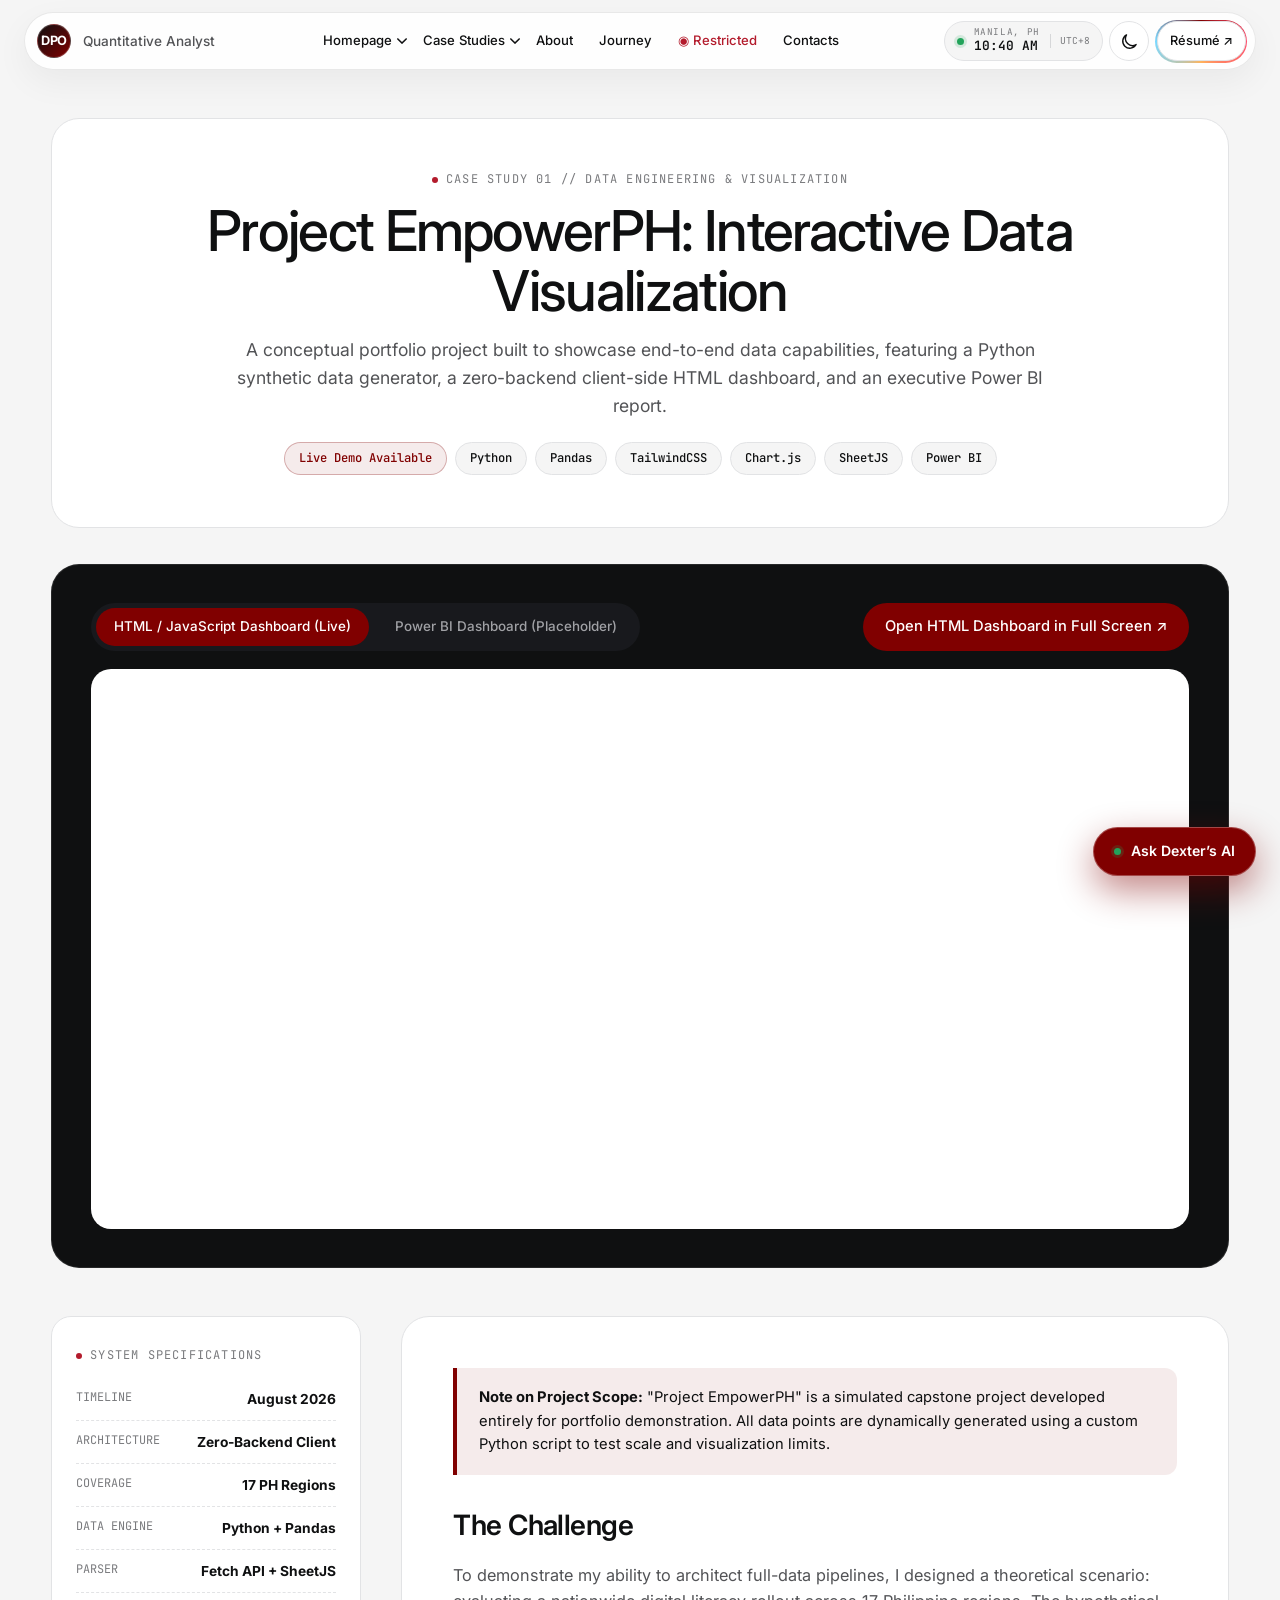
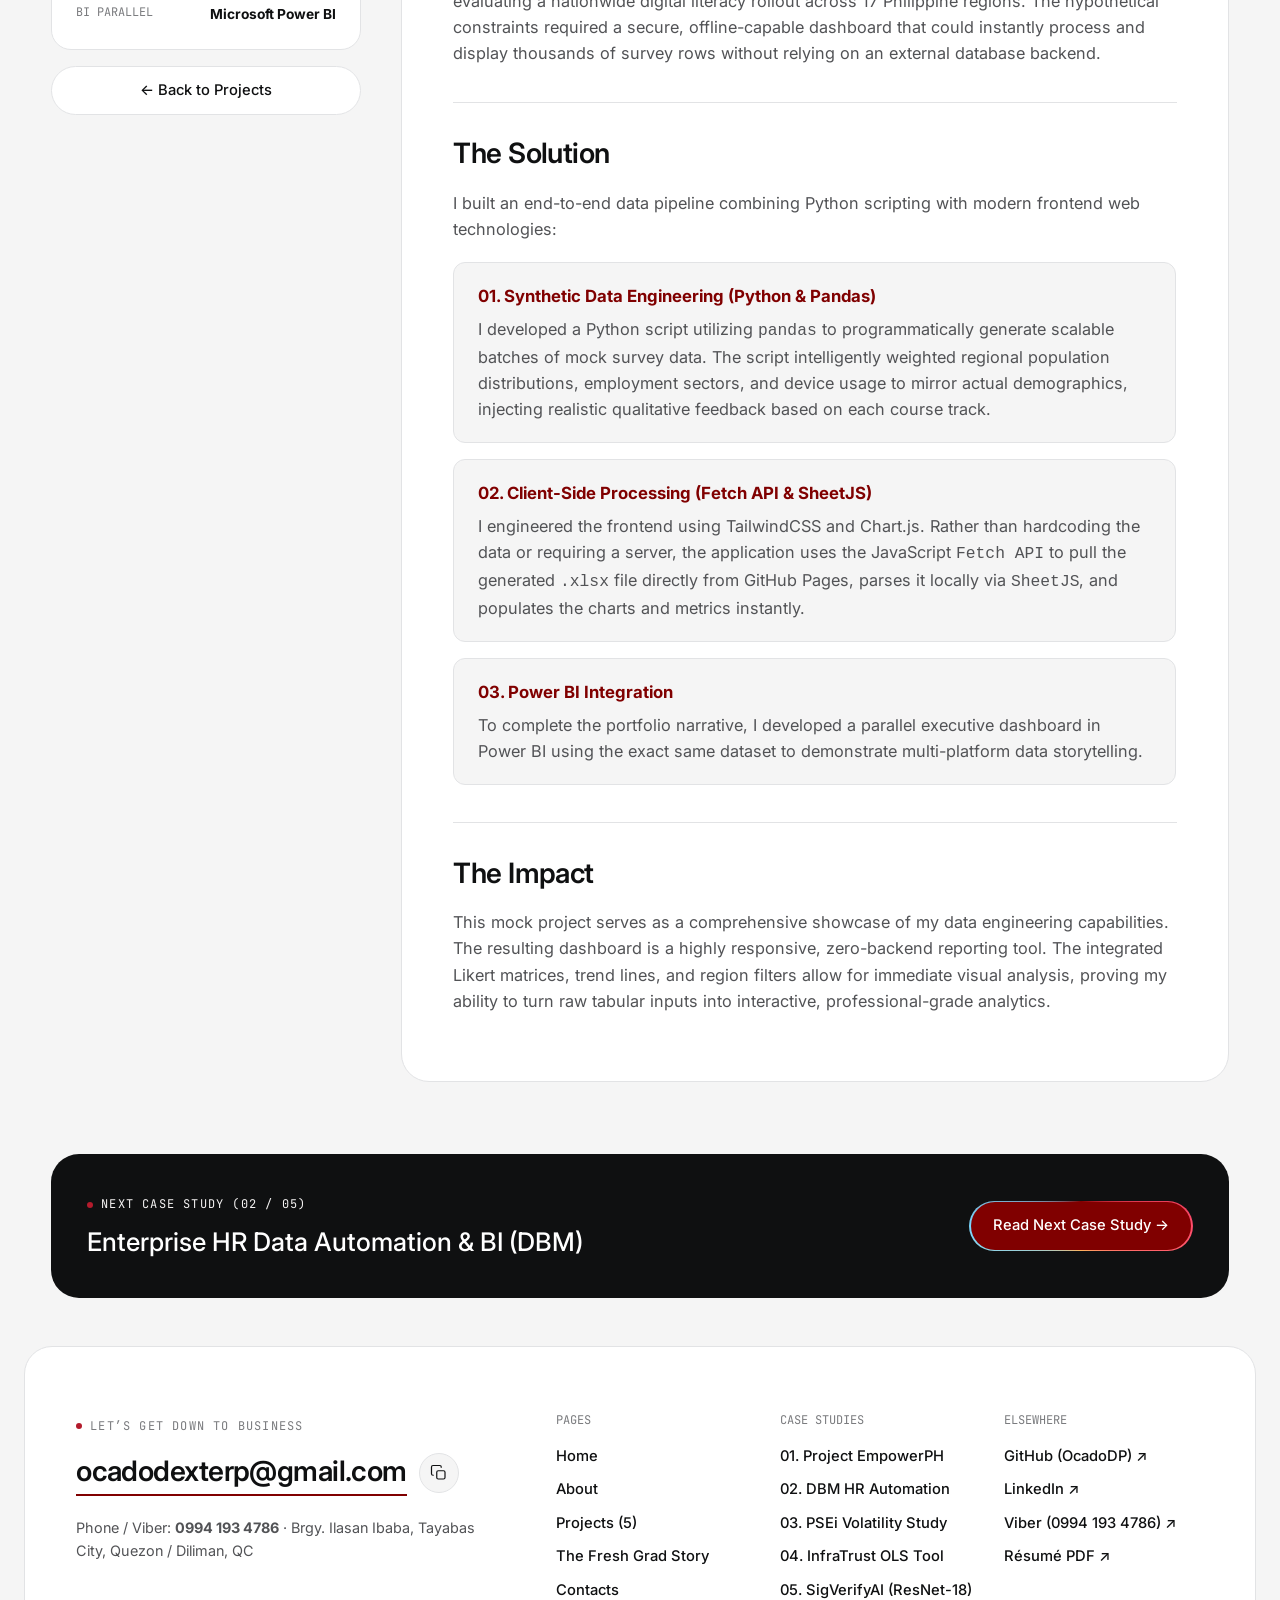
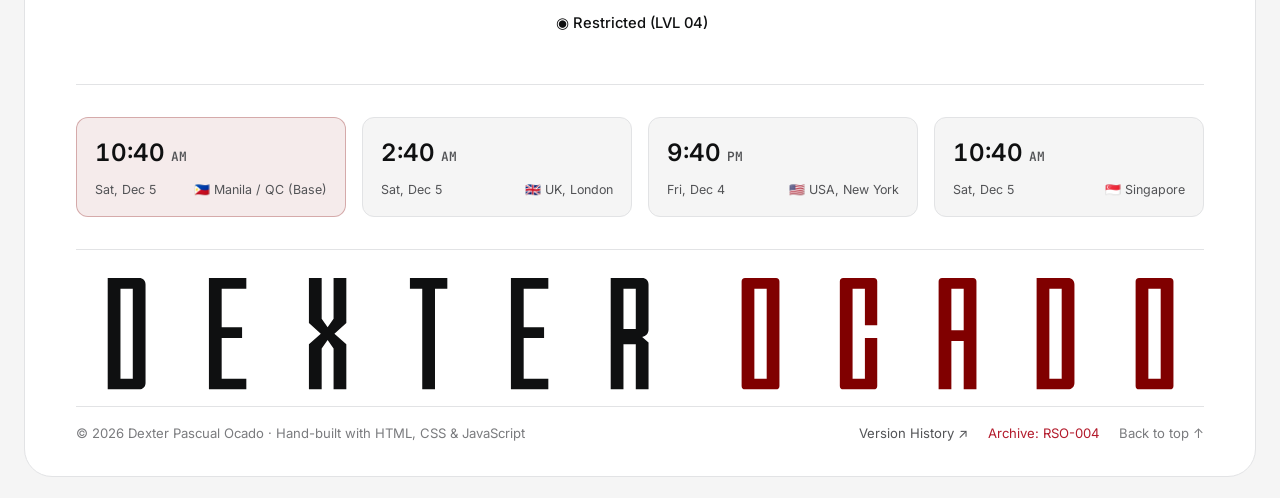
<file: project-empower.html>
<!DOCTYPE html>
<html lang="en">
  <head>
    <meta charset="utf-8"/>
    <meta content="width=device-width, initial-scale=1, shrink-to-fit=no" name="viewport"/>
    <meta content="#800000" name="theme-color"/>
    <title>Project EmpowerPH — Dexter Pascual Ocado</title>
    <meta content="Project EmpowerPH: Interactive Data Visualization &amp; Synthetic Data Engineering by Dexter Pascual Ocado." name="description"/>
    <link crossorigin="anonymous" href="https://cdn.prod.website-files.com" rel="preconnect"/>
    <link as="font" crossorigin="" href="https://cdn.prod.website-files.com/69f9c76884333229e651e7bc/69f9c76f84333229e651ea81_Switzer-Variable.woff2" rel="preload" type="font/woff2"/>
    <link href="https://fonts.googleapis.com/css2?family=Inter:wght@400;500;600;700&amp;family=JetBrains+Mono:wght@400;500;600&amp;display=swap" rel="stylesheet"/>
    <style>
      :root {
        --bg-paper: #f5f5f5;
        --bg-white: #ffffff;
        --bg-dark: #0f1011;
        --bg-dark-card: #141517;
        --ink: #0f1011;
        --grey-400: #525356;
        --grey-300: #7a7b7e;
        --grey-250: #a0a1a5;
        --grey-100: #e2e3e5;
        --maroon: #800000;
        --maroon-bright: #b31b2c;
        --maroon-glow: #ff4d6d;
        --maroon-soft: rgba(128, 0, 0, 0.08);
        --maroon-border: rgba(128, 0, 0, 0.28);
        --green: #22a35a;
        --radius-sm: 12px;
        --radius-md: 20px;
        --radius-lg: 28px;
        --font-sans: "Switzer", "Inter", -apple-system, sans-serif;
        --font-mono: "JetBrains Mono", monospace;
      }

      *, *::before, *::after {
        box-sizing: border-box;
        margin: 0;
        padding: 0;
      }

      html {
        font-family: var(--font-sans);
        background: var(--bg-paper);
        color: var(--ink);
        scroll-behavior: smooth;
        -webkit-font-smoothing: antialiased;
      }

      body {
        overflow-x: hidden;
        background: var(--bg-paper);
        line-height: 1.6;
      }

      a {
        color: inherit;
        text-decoration: none;
      }

      .label-caption {
        font-family: var(--font-mono);
        font-size: 0.75rem;
        text-transform: uppercase;
        letter-spacing: 0.1em;
        color: var(--grey-300);
        display: inline-flex;
        align-items: center;
        gap: 8px;
      }

      .label-caption::before {
        content: "";
        width: 6px;
        height: 6px;
        border-radius: 50%;
        background: var(--maroon-bright);
      }

      @keyframes cc-ba {
        to {
          --cc-ba: 360deg;
        }
      }

      .button {
        position: relative;
        display: inline-flex;
        align-items: center;
        justify-content: center;
        border-radius: 999px;
        font-weight: 500;
        font-size: 0.92rem;
        cursor: pointer;
        isolation: isolate;
        border: none;
        background: transparent;
      }

      .button[data-cc-glow] {
        padding: 1.5px !important;
      }

      .button[data-cc-glow]::before {
        content: "";
        position: absolute;
        inset: 0;
        border-radius: inherit;
        z-index: 0;
        background: conic-gradient(from var(--cc-ba), #800000, #ff4d6d, #ffb35c, #7ad8ff, #800000);
        animation: cc-ba 6s linear infinite;
      }

      .button-in {
        position: relative;
        z-index: 1;
        display: inline-flex;
        align-items: center;
        gap: 8px;
        padding: 0.75rem 1.4rem;
        border-radius: 999px;
        background: var(--ink);
        color: #fff;
      }

      .button.is-light .button-in {
        background: var(--bg-white);
        color: var(--ink);
        border: 1px solid var(--grey-100);
      }

      .button.is-maroon .button-in {
        background: var(--maroon);
        color: #fff;
      }

      .case-hero {
        padding: 48px 0 36px;
      }

      .case-hero-card {
        background: var(--bg-white);
        border: 1px solid var(--grey-100);
        border-radius: var(--radius-lg);
        padding: clamp(2rem, 4vw, 3.5rem);
        text-align: center;
        display: flex;
        flex-direction: column;
        align-items: center;
      }

      .case-hero h1 {
        font-size: clamp(2.1rem, 4.4vw, 3.7rem);
        line-height: 1.05;
        font-weight: 500;
        letter-spacing: -0.03em;
        margin: 12px 0 16px;
        text-align: center;
      }

      .case-lead {
        font-size: 1.1rem;
        color: var(--grey-400);
        max-width: 840px;
        margin-bottom: 22px;
        text-align: center;
      }

      .tech-tags {
        display: flex;
        flex-wrap: wrap;
        gap: 8px;
        justify-content: center;
      }

      .tech-tag {
        font-family: var(--font-mono);
        font-size: 0.76rem;
        padding: 6px 14px;
        border-radius: 99px;
        background: var(--bg-paper);
        border: 1px solid var(--grey-100);
        color: var(--ink);
        font-weight: 500;
      }

      .tech-tag.is-maroon {
        background: var(--maroon-soft);
        border-color: var(--maroon-border);
        color: var(--maroon);
      }

      .demo-stage {
        background: var(--bg-dark);
        color: #fff;
        border-radius: var(--radius-lg);
        padding: clamp(1.5rem, 3vw, 2.5rem);
        margin-bottom: 48px;
        border: 1px solid rgba(255,255,255,0.1);
      }

      .demo-bar {
        display: flex;
        justify-content: space-between;
        align-items: center;
        flex-wrap: wrap;
        gap: 12px;
        margin-bottom: 18px;
      }

      .demo-tabs {
        display: inline-flex;
        gap: 8px;
        background: #18191d;
        padding: 5px;
        border-radius: 99px;
      }

      .demo-tab {
        padding: 8px 18px;
        border-radius: 99px;
        font-size: 0.84rem;
        font-weight: 500;
        color: var(--grey-250);
        background: transparent;
        border: none;
        cursor: pointer;
      }

      .demo-tab.active {
        background: var(--maroon);
        color: #fff;
      }

      .demo-viewport {
        height: 560px;
        width: 100%;
        border-radius: var(--radius-md);
        overflow: hidden;
        border: 1px solid rgba(255,255,255,0.12);
        background: #fff;
      }

      .demo-viewport iframe {
        width: 100%;
        height: 100%;
        border: none;
      }

      .pbi-placeholder {
        display: none;
        height: 560px;
        width: 100%;
        border-radius: var(--radius-md);
        background: radial-gradient(circle at 50% 30%, rgba(128, 0, 0, 0.35), #121317 70%);
        border: 1px solid rgba(255,255,255,0.14);
        padding: 32px;
        flex-direction: column;
        align-items: center;
        justify-content: center;
        text-align: center;
        gap: 14px;
      }

      .pbi-placeholder.active {
        display: flex;
      }

      .case-layout {
        display: grid;
        grid-template-columns: 310px minmax(0, 1fr);
        gap: 40px;
        align-items: start;
        padding-bottom: 72px;
      }

      .case-sidebar {
        position: sticky;
        top: 92px;
        display: flex;
        flex-direction: column;
        gap: 16px;
      }

      .meta-box {
        background: var(--bg-white);
        border: 1px solid var(--grey-100);
        border-radius: var(--radius-md);
        padding: 24px;
      }

      .meta-row {
        display: flex;
        justify-content: space-between;
        padding: 10px 0;
        border-bottom: 1px dashed var(--grey-100);
        font-size: 0.86rem;
      }

      .meta-row:last-child {
        border-bottom: none;
        padding-bottom: 0;
      }

      .meta-row span {
        font-family: var(--font-mono);
        color: var(--grey-300);
        font-size: 0.74rem;
        text-transform: uppercase;
      }

      .meta-row strong {
        text-align: right;
      }

      .note-callout {
        background: var(--maroon-soft);
        border-left: 4px solid var(--maroon);
        padding: 18px 22px;
        border-radius: 0 var(--radius-sm) var(--radius-sm) 0;
        font-size: 0.92rem;
        color: var(--ink);
        margin-bottom: 28px;
      }

      .case-content {
        background: var(--bg-white);
        border: 1px solid var(--grey-100);
        border-radius: var(--radius-lg);
        padding: clamp(2rem, 4vw, 3.5rem);
      }

      .case-content h2 {
        font-size: 1.75rem;
        font-weight: 600;
        letter-spacing: -0.02em;
        margin: 36px 0 14px;
        padding-top: 28px;
        border-top: 1px solid var(--grey-100);
      }

      .case-content h2:first-of-type {
        margin-top: 0;
        padding-top: 0;
        border-top: none;
      }

      .case-content p {
        color: var(--grey-400);
        margin-bottom: 16px;
        font-size: 1.02rem;
      }

      .solution-cards {
        display: grid;
        gap: 16px;
        margin: 20px 0;
      }

      .sol-card {
        background: var(--bg-paper);
        border: 1px solid var(--grey-100);
        border-radius: var(--radius-sm);
        padding: 20px 24px;
      }

      .sol-card strong {
        display: block;
        font-size: 1.05rem;
        color: var(--maroon);
        margin-bottom: 6px;
      }

      .next-case-banner {
        background: var(--bg-dark);
        color: #fff;
        border-radius: var(--radius-lg);
        padding: 36px;
        display: flex;
        justify-content: space-between;
        align-items: center;
        flex-wrap: wrap;
        gap: 20px;
        margin-bottom: 48px;
      }

      @media (max-width: 991px) {
        .case-layout {
          grid-template-columns: 1fr;
        }

        .case-sidebar {
          position: static;
        }
      }
    </style>
    <link rel="stylesheet" href="site-shared.css" /></head>
  <body>
    <nav class="navbar" aria-label="Main navigation"></nav>

    <main class="padding-global" id="main">
      <div class="container-large">

        <header class="case-hero">
          <div class="case-hero-card">
            <div class="label-caption">Case Study 01 // Data Engineering &amp; Visualization</div>
            <h1>Project EmpowerPH: Interactive Data Visualization</h1>
            <p class="case-lead">
              A conceptual portfolio project built to showcase end-to-end data capabilities, featuring a Python synthetic data generator, a zero-backend client-side HTML dashboard, and an executive Power BI report.
            </p>
            <div class="tech-tags">
              <span class="tech-tag is-maroon">Live Demo Available</span>
              <span class="tech-tag">Python</span>
              <span class="tech-tag">Pandas</span>
              <span class="tech-tag">TailwindCSS</span>
              <span class="tech-tag">Chart.js</span>
              <span class="tech-tag">SheetJS</span>
              <span class="tech-tag">Power BI</span>
            </div>
          </div>
        </header>

        <section aria-label="Interactive Dashboard Preview" class="demo-stage">
          <div class="demo-bar">
            <div class="demo-tabs" role="tablist">
              <button class="demo-tab active" id="tab-html-btn" type="button">HTML / JavaScript Dashboard (Live)</button>
              <button class="demo-tab" id="tab-pbi-btn" type="button">Power BI Dashboard (Placeholder)</button>
            </div>
            <a class="button is-maroon" href="https://ocadodp.github.io/sample-dashboard/" rel="noopener" target="_blank">
              <div class="button-in"><span>Open HTML Dashboard in Full Screen ↗</span></div>
            </a>
          </div>
          <div class="demo-viewport" id="view-html">
            <iframe src="https://ocadodp.github.io/sample-dashboard/" title="Project EmpowerPH Live HTML Dashboard"></iframe>
          </div>
          <div class="pbi-placeholder" id="view-pbi">
            <span style="font-family:var(--font-mono); font-size:0.75rem; color:#f5f3f3; padding:4px 12px; border:1px solid var(--maroon-border); border-radius:99px;">EMBEDDING PLACEHOLDER ACTIVE</span>
            <h3 style="font-size:1.6rem; font-weight:500;">Power BI Executive Dashboard</h3>
            <p style="color:var(--grey-250); max-width:520px; font-size:0.95rem;">
              Built using the exact same synthetic dataset to evaluate cross-filtering, metric card roll-ups, and advanced enterprise layout standards.
            </p>
          </div>
        </section>

        <div class="case-layout">
          <aside class="case-sidebar">
            <div class="meta-box">
              <div class="label-caption" style="margin-bottom:12px;">System Specifications</div>
              <div class="meta-row"><span>Timeline</span><strong>August 2026</strong></div>
              <div class="meta-row"><span>Architecture</span><strong>Zero-Backend Client</strong></div>
              <div class="meta-row"><span>Coverage</span><strong>17 PH Regions</strong></div>
              <div class="meta-row"><span>Data Engine</span><strong>Python + Pandas</strong></div>
              <div class="meta-row"><span>Parser</span><strong>Fetch API + SheetJS</strong></div>
              <div class="meta-row"><span>BI Parallel</span><strong>Microsoft Power BI</strong></div>
            </div>
            <a class="button is-light" href="projects.html" style="width:100%;">
              <div class="button-in" style="width:100%; justify-content:center;"><span>← Back to Projects</span></div>
            </a>
          </aside>
          <article class="case-content">
            <div class="note-callout">
              <strong>Note on Project Scope:</strong> "Project EmpowerPH" is a simulated capstone project developed entirely for portfolio demonstration. All data points are dynamically generated using a custom Python script to test scale and visualization limits.
            </div>
            <h2>The Challenge</h2>
            <p>
              To demonstrate my ability to architect full-data pipelines, I designed a theoretical scenario: evaluating a nationwide digital literacy rollout across 17 Philippine regions. The hypothetical constraints required a secure, offline-capable dashboard that could instantly process and display thousands of survey rows without relying on an external database backend.
            </p>
            <h2>The Solution</h2>
            <p>I built an end-to-end data pipeline combining Python scripting with modern frontend web technologies:</p>
            <div class="solution-cards">
              <div class="sol-card">
                <strong>01. Synthetic Data Engineering (Python &amp; Pandas)</strong>
                <p style="margin:0;">I developed a Python script utilizing <code>pandas</code> to programmatically generate scalable batches of mock survey data. The script intelligently weighted regional population distributions, employment sectors, and device usage to mirror actual demographics, injecting realistic qualitative feedback based on each course track.</p>
              </div>
              <div class="sol-card">
                <strong>02. Client-Side Processing (Fetch API &amp; SheetJS)</strong>
                <p style="margin:0;">I engineered the frontend using TailwindCSS and Chart.js. Rather than hardcoding the data or requiring a server, the application uses the JavaScript <code>Fetch API</code> to pull the generated <code>.xlsx</code> file directly from GitHub Pages, parses it locally via <code>SheetJS</code>, and populates the charts and metrics instantly.</p>
              </div>
              <div class="sol-card">
                <strong>03. Power BI Integration</strong>
                <p style="margin:0;">To complete the portfolio narrative, I developed a parallel executive dashboard in Power BI using the exact same dataset to demonstrate multi-platform data storytelling.</p>
              </div>
            </div>
            <h2>The Impact</h2>
            <p>
              This mock project serves as a comprehensive showcase of my data engineering capabilities. The resulting dashboard is a highly responsive, zero-backend reporting tool. The integrated Likert matrices, trend lines, and region filters allow for immediate visual analysis, proving my ability to turn raw tabular inputs into interactive, professional-grade analytics.
            </p>
          </article>
        </div>

        <div class="next-case-banner">
          <div>
            <div class="label-caption" style="color:#f5f3f3;">Next Case Study (02 / 05)</div>
            <h3 style="font-size:1.6rem; font-weight:500; margin-top:6px;">Enterprise HR Data Automation &amp; BI (DBM)</h3>
          </div>
          <a class="button is-maroon" data-cc-glow="" href="project-dbm.html">
            <div class="button-in"><span>Read Next Case Study →</span></div>
          </a>
        </div>
      </div>
    </main>
    <footer id="site-footer" class="padding-global is-tiny"></footer>
    <script>
      const btnHtml = document.getElementById('tab-html-btn');
      const btnPbi = document.getElementById('tab-pbi-btn');
      const viewHtml = document.getElementById('view-html');
      const viewPbi = document.getElementById('view-pbi');
      btnHtml.addEventListener('click', () => {
        btnHtml.classList.add('active'); btnPbi.classList.remove('active');
        viewHtml.style.display = 'block'; viewPbi.classList.remove('active');
      });
      btnPbi.addEventListener('click', () => {
        btnPbi.classList.add('active'); btnHtml.classList.remove('active');
        viewHtml.style.display = 'none'; viewPbi.classList.add('active');
      });
    </script>
    <script src="site-shared.js"></script>
  </body>
</html>
</file>
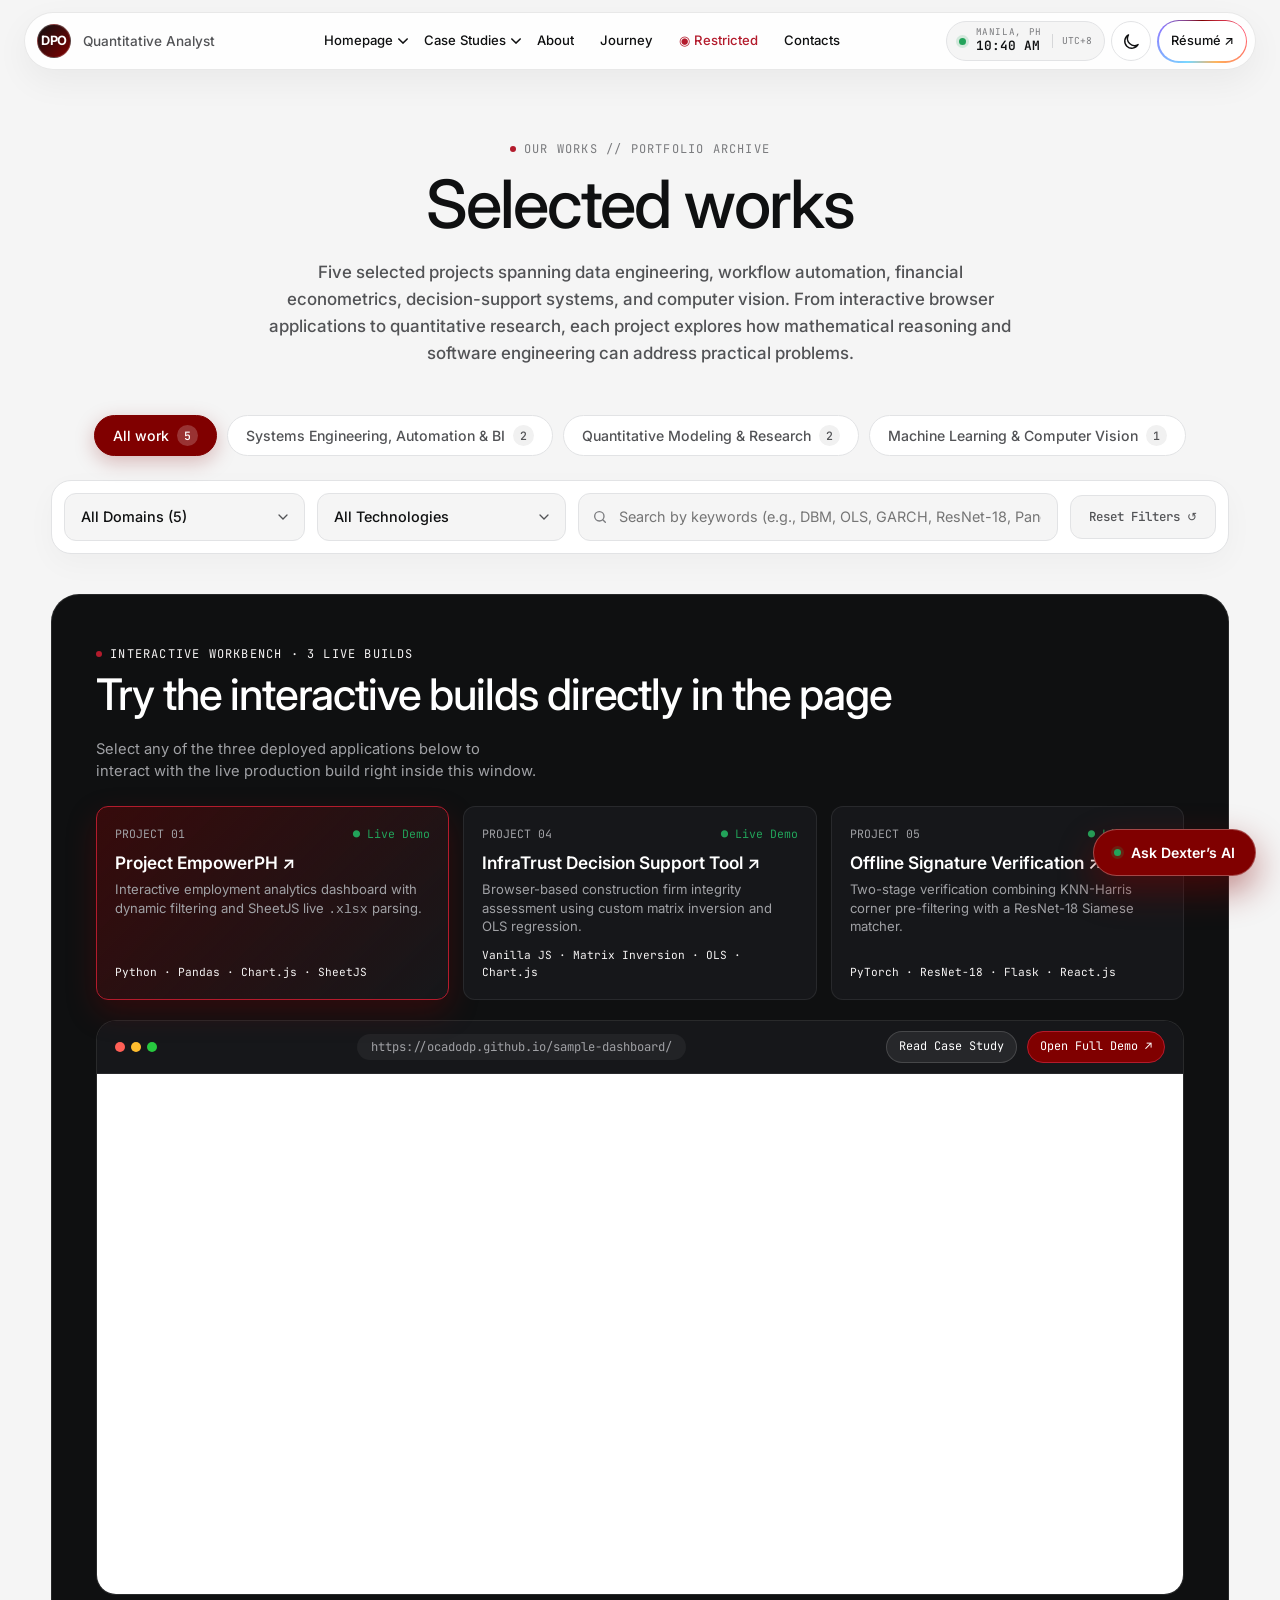
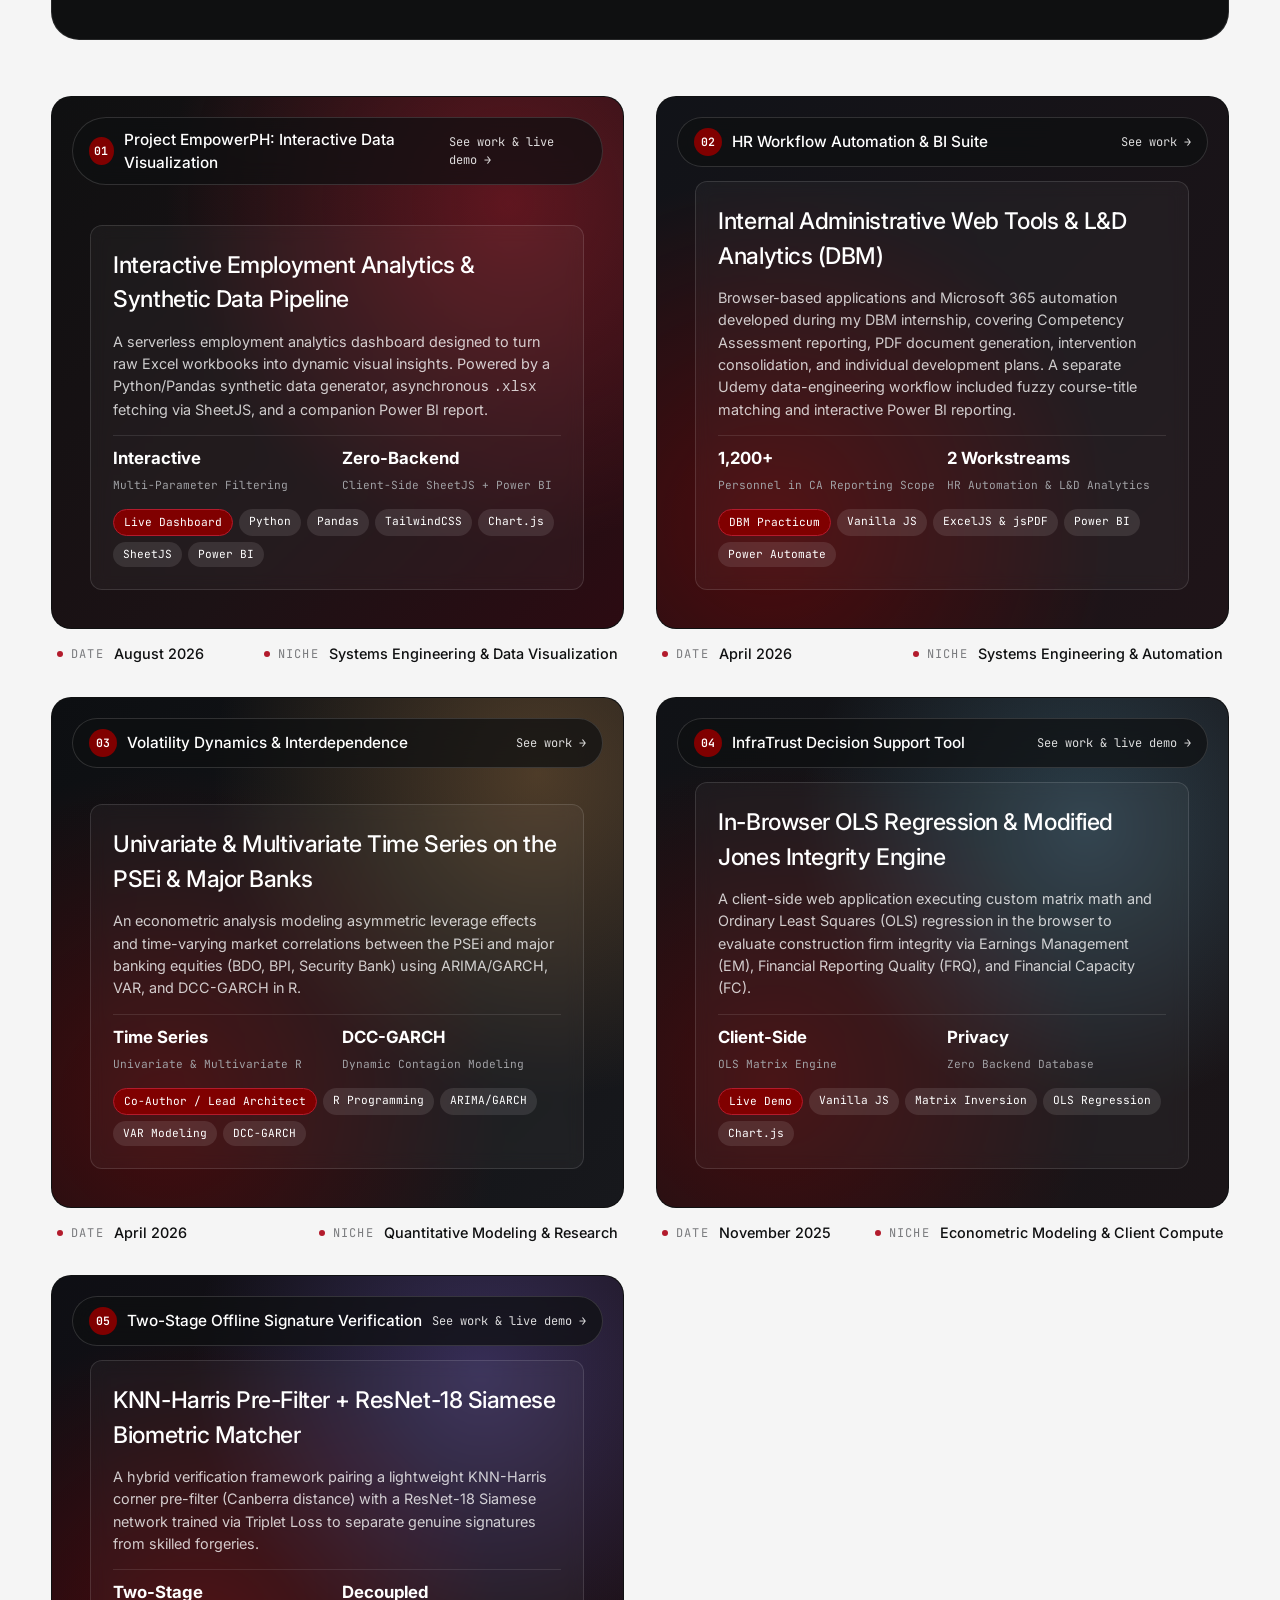
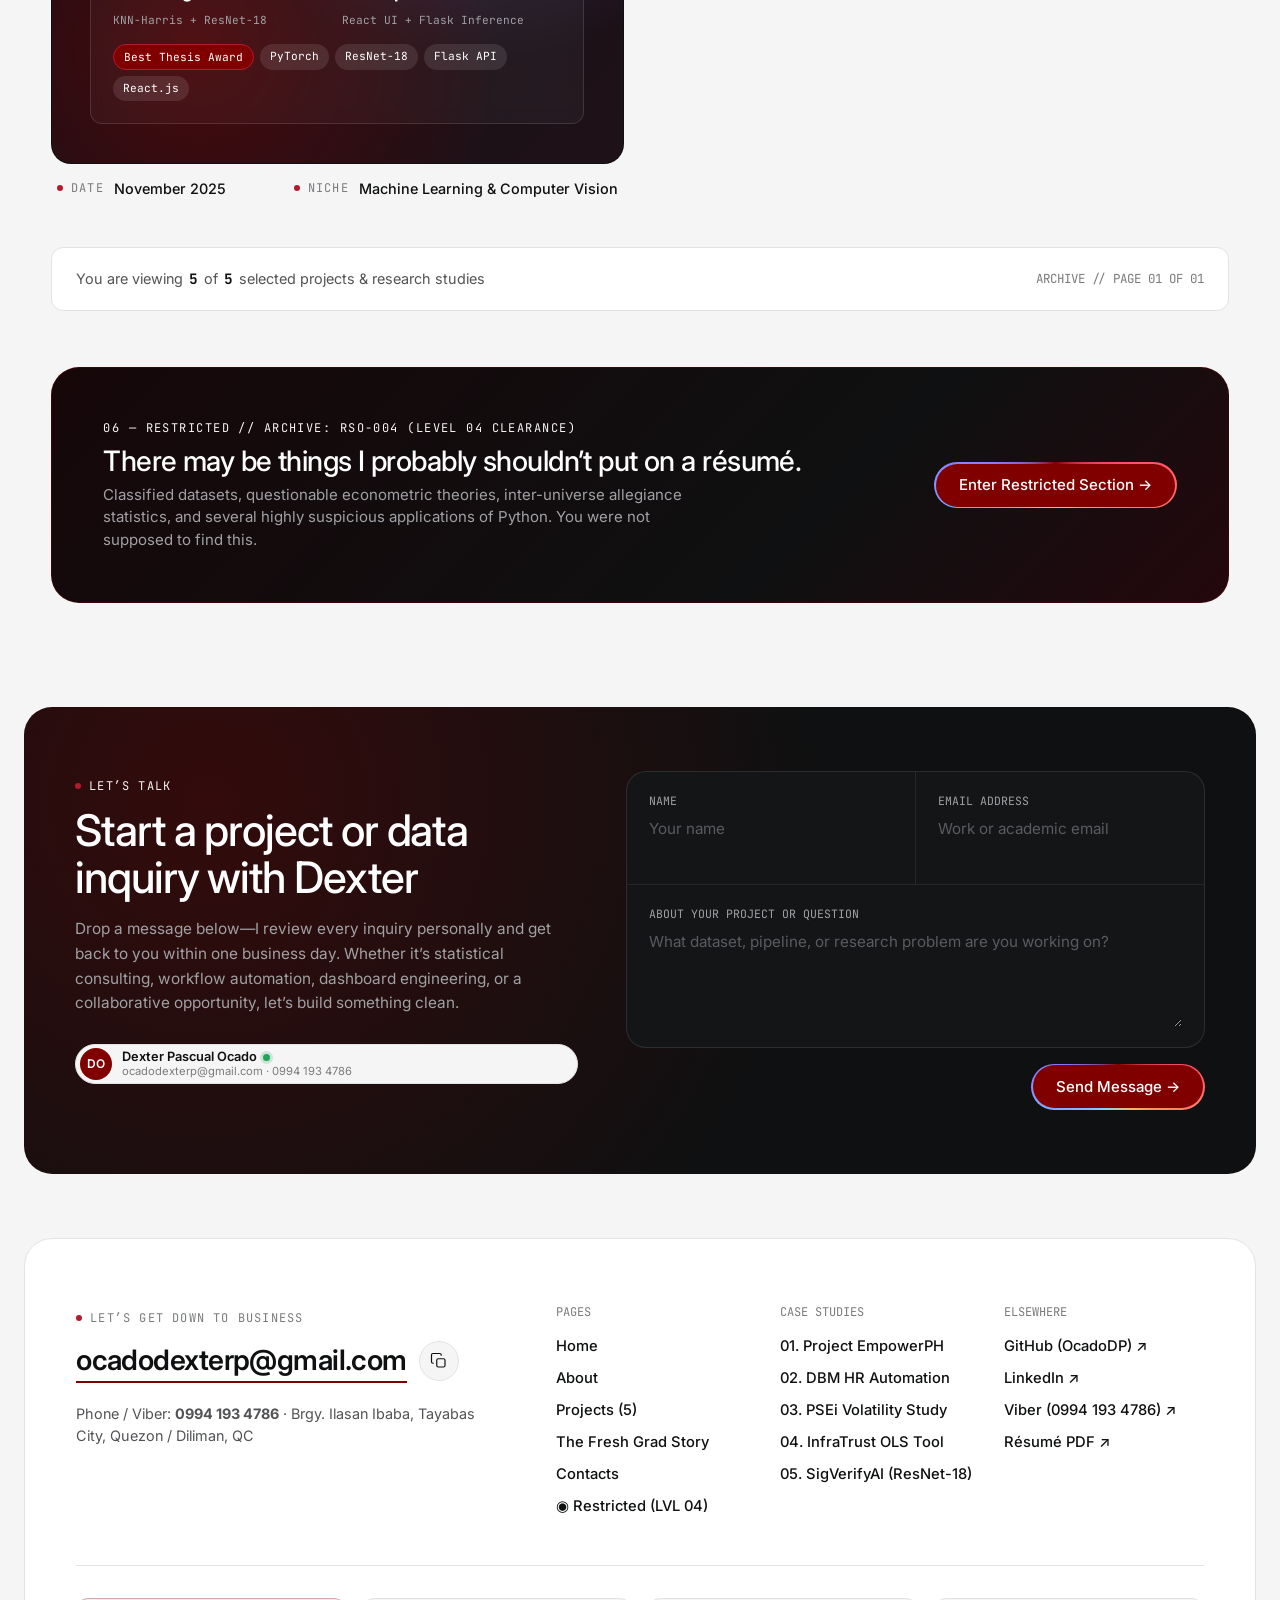
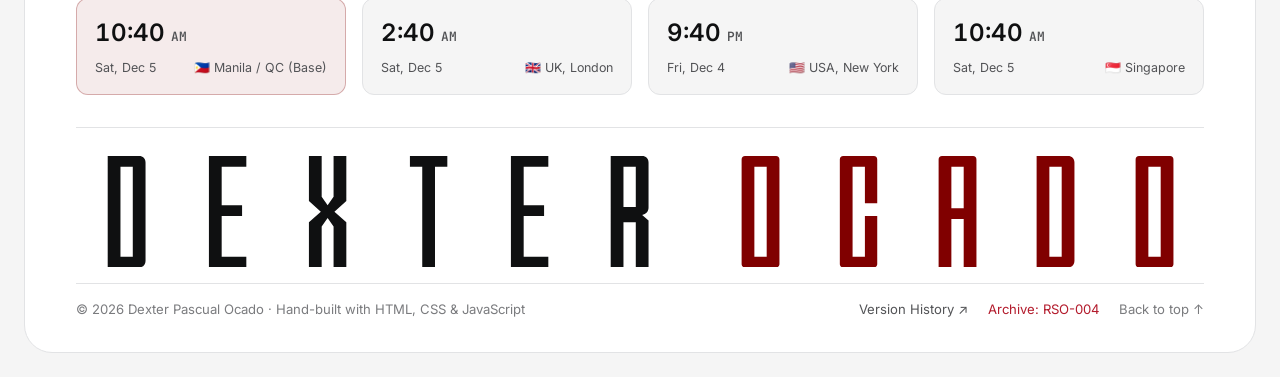
<file: projects.html>
<!DOCTYPE html>
<html class="lenis lenis-smooth" lang="en">
  <head>
    <meta charset="utf-8"/>
    <meta content="width=device-width, initial-scale=1, shrink-to-fit=no" name="viewport"/>
    <meta content="#800000" name="theme-color"/>
    <title>Selected Works &amp; Case Studies | Dexter Pascual Ocado</title>
    <meta content="Projects by Dexter Pascual Ocado — HR workflow automation tools, computer vision machine learning models, econometric stock market studies, and interactive data visualization systems." name="description"/>
    <meta content="Selected Works &amp; Case Studies | Dexter Pascual Ocado" property="og:title"/>
    <meta content="Five systems, models, and dashboards across Data Engineering, Econometrics, Automation, and Computer Vision." property="og:description"/>
    <meta content="website" property="og:type"/>
    <link crossorigin="anonymous" href="https://cdn.prod.website-files.com" rel="preconnect"/>
    <link as="font" crossorigin="" href="https://cdn.prod.website-files.com/69f9c76884333229e651e7bc/69f9c76f84333229e651ea81_Switzer-Variable.woff2" rel="preload" type="font/woff2"/>
    <link href="https://fonts.googleapis.com" rel="preconnect"/>
    <link crossorigin="" href="https://fonts.gstatic.com" rel="preconnect"/>
    <link href="https://fonts.googleapis.com/css2?family=Inter:wght@400;500;600;700&amp;family=JetBrains+Mono:wght@400;500;600&amp;display=swap" rel="stylesheet"/>
    <style>
      :root {
        --bg-paper: #f5f5f5;
        --bg-white: #ffffff;
        --bg-dark: #0f1011;
        --bg-dark-card: #141517;
        --bg-dark-elevated: #1b1c1f;
        --ink: #0f1011;
        --grey-400: #525356;
        --grey-300: #7a7b7e;
        --grey-250: #a0a1a5;
        --grey-100: #e2e3e5;
        --maroon: #800000;
        --maroon-bright: #b31b2c;
        --maroon-glow: #ff4d6d;
        --maroon-soft: rgba(128, 0, 0, 0.08);
        --maroon-border: rgba(128, 0, 0, 0.28);
        --amber: #ffb35c;
        --cyan: #7ad8ff;
        --violet: #8b7bff;
        --green: #22a35a;
        --radius-xs: 8px;
        --radius-sm: 12px;
        --radius-md: 20px;
        --radius-lg: 28px;
        --font-sans: "Switzer", "Inter", -apple-system, BlinkMacSystemFont, sans-serif;
        --font-mono: "JetBrains Mono", monospace;
      }

      *, *::before, *::after {
        box-sizing: border-box;
        margin: 0;
        padding: 0;
      }

      html {
        font-family: var(--font-sans);
        background-color: var(--bg-paper);
        color: var(--ink);
        scroll-behavior: smooth;
        -webkit-font-smoothing: antialiased;
        -moz-osx-font-smoothing: grayscale;
      }

      body {
        overflow-x: hidden;
        background-color: var(--bg-paper);
        line-height: 1.5;
      }

      a {
        color: inherit;
        text-decoration: none;
      }

      img {
        max-width: 100%;
        display: block;
      }

      ul, ol {
        list-style: none;
      }

      .skip-link {
        position: fixed;
        top: -100px;
        left: 16px;
        background: var(--maroon);
        color: #fff;
        padding: 10px 18px;
        border-radius: var(--radius-xs);
        z-index: 9999;
        font-weight: 500;
        transition: top 0.2s ease;
      }

      .skip-link:focus {
        top: 16px;
      }

      .container-xsmall {
        max-width: 760px;
        margin-left: auto;
        margin-right: auto;
        width: 100%;
      }

      .label-caption {
        font-family: var(--font-mono);
        font-size: 0.75rem;
        text-transform: uppercase;
        letter-spacing: 0.1em;
        color: var(--grey-300);
        display: inline-flex;
        align-items: center;
        gap: 8px;
      }

      .label-caption::before {
        content: "";
        width: 6px;
        height: 6px;
        border-radius: 50%;
        background: var(--maroon-bright);
        display: inline-block;
      }

      .heading-h1 {
        font-size: clamp(2.5rem, 5.2vw, 4.6rem);
        line-height: 1.03;
        font-weight: 500;
        letter-spacing: -0.03em;
      }

      .heading-h2 {
        font-size: clamp(1.85rem, 3.4vw, 3rem);
        line-height: 1.08;
        font-weight: 500;
        letter-spacing: -0.025em;
      }

      .heading-h3 {
        font-size: clamp(1.35rem, 2.2vw, 1.95rem);
        line-height: 1.15;
        font-weight: 500;
        letter-spacing: -0.02em;
      }

      @keyframes cc-ba {
        to {
          --cc-ba: 360deg;
        }
      }

      .button {
        position: relative;
        display: inline-flex;
        align-items: center;
        justify-content: center;
        border-radius: 999px;
        font-weight: 500;
        font-size: 0.9375rem;
        cursor: pointer;
        transition: transform 0.25s cubic-bezier(0.22, 1, 0.36, 1);
        isolation: isolate;
        border: none;
        background: transparent;
      }

      .button:active {
        transform: scale(0.97);
      }

      .button[data-cc-glow] {
        padding: 1.5px !important;
      }

      .button[data-cc-glow]::before, .button[data-cc-glow]::after {
        content: "";
        position: absolute;
        inset: 0;
        border-radius: inherit;
        z-index: 0;
        pointer-events: none;
        background: conic-gradient(from var(--cc-ba), #800000, #ff4d6d, #ffb35c, #7ad8ff, #8b7bff, #800000);
      }

      .button[data-cc-glow]::before {
        animation: cc-ba 6s linear infinite;
      }

      .button[data-cc-glow]::after {
        animation: cc-ba 1.6s linear infinite;
        opacity: 0;
        transition: opacity 0.35s ease;
      }

      .button[data-cc-glow]:hover::after, .button[data-cc-glow]:focus-visible::after {
        opacity: 1;
      }

      .button-in {
        position: relative;
        z-index: 1;
        display: inline-flex;
        align-items: center;
        justify-content: center;
        gap: 10px;
        padding: 0.78rem 1.45rem;
        border-radius: 999px;
        background: var(--ink);
        color: #fff;
        overflow: hidden;
        transition: background-color 0.25s ease, color 0.25s ease;
      }

      .button.is-light .button-in {
        background: var(--bg-white);
        color: var(--ink);
        border: 1px solid var(--grey-100);
      }

      .button[data-cc-glow].is-light .button-in {
        border: none;
      }

      .button.is-maroon .button-in {
        background: var(--maroon);
        color: #fff;
      }

      .section_works-page {
        padding: 64px 0 80px;
      }

      .works_head-v1 {
        text-align: center;
        margin-bottom: 48px;
      }

      .works_head-v1 .lead-desc {
        margin-top: 20px;
        color: var(--grey-400);
        font-size: 1.06rem;
        line-height: 1.6;
        font-weight: 500;
      }

      .category-pills-row {
        display: flex;
        justify-content: center;
        flex-wrap: wrap;
        gap: 10px;
        margin-bottom: 24px;
      }

      .cat-pill {
        padding: 9px 18px;
        border-radius: 999px;
        background: var(--bg-white);
        border: 1px solid var(--grey-100);
        font-size: 0.88rem;
        font-weight: 500;
        color: var(--grey-400);
        cursor: pointer;
        display: inline-flex;
        align-items: center;
        gap: 8px;
        transition: all 0.2s ease;
      }

      .cat-pill:hover {
        border-color: var(--maroon-border);
        color: var(--ink);
      }

      .cat-pill.active {
        background: var(--maroon);
        border-color: var(--maroon);
        color: #fff;
        box-shadow: 0 6px 20px rgba(128, 0, 0, 0.25);
      }

      .cat-pill-count {
        font-family: var(--font-mono);
        font-size: 0.72rem;
        padding: 2px 7px;
        border-radius: 99px;
        background: rgba(15, 16, 17, 0.06);
        color: inherit;
      }

      .cat-pill.active .cat-pill-count {
        background: rgba(255, 255, 255, 0.2);
        color: #fff;
      }

      .filter-block {
        display: grid;
        grid-template-columns: auto auto 1fr auto;
        gap: 12px;
        background: var(--bg-white);
        border: 1px solid var(--grey-100);
        border-radius: var(--radius-md);
        padding: 12px;
        margin-bottom: 40px;
        align-items: center;
        box-shadow: 0 10px 30px rgba(15, 16, 17, 0.03);
      }

      .custom-select-wrap {
        position: relative;
        min-width: 220px;
      }

      .custom-select {
        width: 100%;
        appearance: none;
        -webkit-appearance: none;
        background: var(--bg-paper);
        border: 1px solid var(--grey-100);
        border-radius: var(--radius-sm);
        padding: 12px 38px 12px 16px;
        font-family: var(--font-sans);
        font-size: 0.9rem;
        font-weight: 500;
        color: var(--ink);
        cursor: pointer;
        outline: none;
        transition: border-color 0.2s ease;
      }

      .custom-select:focus, .custom-select:hover {
        border-color: var(--maroon);
      }

      .select-chevron {
        position: absolute;
        right: 14px;
        top: 50%;
        transform: translateY(-50%);
        pointer-events: none;
        color: var(--grey-400);
      }

      .search-bar-wrap {
        position: relative;
        width: 100%;
      }

      .search-bar {
        width: 100%;
        background: var(--bg-paper);
        border: 1px solid var(--grey-100);
        border-radius: var(--radius-sm);
        padding: 12px 16px 12px 40px;
        font-family: var(--font-sans);
        font-size: 0.9rem;
        color: var(--ink);
        outline: none;
        transition: border-color 0.2s ease, background 0.2s ease;
      }

      .search-bar:focus {
        background: var(--bg-white);
        border-color: var(--maroon);
      }

      .search-icon {
        position: absolute;
        left: 14px;
        top: 50%;
        transform: translateY(-50%);
        color: var(--grey-300);
        pointer-events: none;
      }

      .reset-filters-btn {
        padding: 12px 18px;
        border-radius: var(--radius-sm);
        background: var(--bg-paper);
        border: 1px solid var(--grey-100);
        font-family: var(--font-mono);
        font-size: 0.78rem;
        font-weight: 500;
        color: var(--grey-400);
        cursor: pointer;
        transition: all 0.2s ease;
        white-space: nowrap;
      }

      .reset-filters-btn:hover {
        background: var(--maroon-soft);
        color: var(--maroon);
        border-color: var(--maroon-border);
      }

      .live-demos-section {
        background: var(--bg-dark);
        color: #fff;
        border-radius: var(--radius-lg);
        padding: clamp(1.75rem, 3.5vw, 2.75rem);
        margin-bottom: 56px;
        border: 1px solid rgba(255, 255, 255, 0.1);
        position: relative;
        overflow: hidden;
      }

      .live-demos-head {
        display: flex;
        justify-content: space-between;
        align-items: flex-end;
        flex-wrap: wrap;
        gap: 20px;
        margin-bottom: 24px;
      }

      .live-demos-cards {
        display: grid;
        grid-template-columns: repeat(3, 1fr);
        gap: 14px;
        margin-bottom: 20px;
      }

      .demo-selector-card {
        background: #16171a;
        border: 1px solid rgba(255, 255, 255, 0.08);
        border-radius: var(--radius-sm);
        padding: 18px;
        text-align: left;
        color: #fff;
        cursor: pointer;
        transition: all 0.25s ease;
        display: flex;
        flex-direction: column;
        justify-content: space-between;
        gap: 12px;
      }

      .demo-selector-card:hover {
        border-color: rgba(255, 255, 255, 0.25);
        transform: translateY(-2px);
      }

      .demo-selector-card.active {
        background: linear-gradient(135deg, rgba(128, 0, 0, 0.35), #16171a);
        border-color: var(--maroon-glow);
        box-shadow: 0 12px 30px rgba(128, 0, 0, 0.3);
      }

      .demo-card-top {
        display: flex;
        justify-content: space-between;
        align-items: center;
        font-family: var(--font-mono);
        font-size: 0.72rem;
        color: var(--grey-250);
      }

      .demo-live-pill {
        color: var(--green);
        display: inline-flex;
        align-items: center;
        gap: 5px;
      }

      .demo-selector-card h3 {
        font-size: 1.08rem;
        font-weight: 600;
        margin-bottom: 4px;
      }

      .demo-selector-card p {
        font-size: 0.82rem;
        color: var(--grey-250);
        line-height: 1.4;
      }

      .demo-stack-line {
        font-family: var(--font-mono);
        font-size: 0.7rem;
        color: #f5f3f3;
      }

      .sandbox-browser {
        background: #0b0c0e;
        border: 1px solid rgba(255, 255, 255, 0.12);
        border-radius: var(--radius-md);
        overflow: hidden;
      }

      .sandbox-toolbar {
        display: flex;
        justify-content: space-between;
        align-items: center;
        padding: 10px 18px;
        background: #16171a;
        border-bottom: 1px solid rgba(255, 255, 255, 0.08);
        flex-wrap: wrap;
        gap: 10px;
      }

      .browser-dots {
        display: flex;
        gap: 6px;
      }

      .browser-dots span {
        width: 10px;
        height: 10px;
        border-radius: 50%;
      }

      .browser-dots span:nth-child(1) {
        background: #ff5f56;
      }

      .browser-dots span:nth-child(2) {
        background: #ffbd2e;
      }

      .browser-dots span:nth-child(3) {
        background: #27c93f;
      }

      .sandbox-url {
        font-family: var(--font-mono);
        font-size: 0.76rem;
        color: var(--grey-250);
        background: rgba(255, 255, 255, 0.05);
        padding: 4px 14px;
        border-radius: 99px;
      }

      .sandbox-actions {
        display: flex;
        align-items: center;
        gap: 10px;
      }

      .sandbox-btn {
        font-family: var(--font-mono);
        font-size: 0.74rem;
        padding: 6px 12px;
        border-radius: 99px;
        background: var(--maroon);
        color: #fff;
        border: 1px solid var(--maroon-glow);
        cursor: pointer;
        display: inline-flex;
        align-items: center;
        gap: 6px;
      }

      .sandbox-btn.secondary {
        background: rgba(255, 255, 255, 0.07);
        border-color: rgba(255, 255, 255, 0.15);
      }

      .sandbox-viewport {
        position: relative;
        height: 520px;
        width: 100%;
        background: #121316;
      }

      .sandbox-viewport iframe {
        width: 100%;
        height: 100%;
        border: none;
        background: #fff;
      }

      .works_list {
        display: grid;
        grid-template-columns: repeat(2, 1fr);
        gap: 32px;
        align-items: stretch;
      }

      .works_item {
        display: flex;
        flex-direction: column;
        transition: opacity 0.3s ease, transform 0.3s ease;
      }

      .works_item.is-hidden {
        display: none !important;
      }

      .works_card-wrap {
        display: flex;
        flex-direction: column;
        gap: 14px;
        height: 100%;
      }

      .works_card {
        position: relative;
        display: flex;
        flex-direction: column;
        flex: 1;
        border-radius: var(--radius-md);
        overflow: hidden;
        min-height: 440px;
        background: var(--bg-dark);
        border: 1px solid rgba(15, 16, 17, 0.08);
      }

      .works_visual {
        width: 100%;
        flex: 1;
        padding: 84px clamp(1.5rem, 3vw, 2.5rem) clamp(1.5rem, 3vw, 2.5rem);
        display: flex;
        flex-direction: column;
        justify-content: flex-end;
        position: relative;
        transition: transform 0.6s cubic-bezier(0.22, 1, 0.36, 1);
        color: #fff;
      }

      .works_card:hover .works_visual {
        transform: scale(1.02);
      }

      .works_visual-bg {
        position: absolute;
        inset: 0;
        z-index: 0;
      }

      .works_visual-bg.empower {
        background: radial-gradient(circle at 80% 20%, rgba(179, 27, 44, 0.45), transparent 55%),
        linear-gradient(135deg, #0f1011 0%, #1c1215 60%, #2c0b12 100%);
      }

      .works_visual-bg.dbm {
        background: radial-gradient(circle at 20% 80%, rgba(128, 0, 0, 0.5), transparent 55%),
        linear-gradient(135deg, #111318 0%, #1f1418 100%);
      }

      .works_visual-bg.volatility {
        background: radial-gradient(circle at 85% 15%, rgba(255, 179, 92, 0.25), transparent 50%),
        radial-gradient(circle at 20% 80%, rgba(128, 0, 0, 0.45), transparent 55%),
        linear-gradient(135deg, #0d0f12 0%, #17181c 100%);
      }

      .works_visual-bg.infratrust {
        background: radial-gradient(circle at 75% 25%, rgba(122, 216, 255, 0.22), transparent 50%),
        radial-gradient(circle at 20% 75%, rgba(128, 0, 0, 0.42), transparent 55%),
        linear-gradient(135deg, #101216 0%, #1b1518 100%);
      }

      .works_visual-bg.signature {
        background: radial-gradient(circle at 75% 20%, rgba(139, 123, 255, 0.28), transparent 50%),
        radial-gradient(circle at 25% 75%, rgba(128, 0, 0, 0.48), transparent 55%),
        linear-gradient(135deg, #0e0f14 0%, #1f1118 100%);
      }

      .works_label {
        position: absolute;
        top: 20px;
        left: 20px;
        right: 20px;
        z-index: 2;
        display: flex;
        align-items: center;
        justify-content: space-between;
        padding: 10px 16px;
        border-radius: 999px;
        background: rgba(15, 16, 17, 0.72);
        backdrop-filter: blur(12px);
        -webkit-backdrop-filter: blur(12px);
        border: 1px solid rgba(255, 255, 255, 0.14);
        color: #fff;
      }

      .about_label-infos {
        display: flex;
        align-items: center;
        gap: 10px;
      }

      .works_pic-dot {
        width: 28px;
        height: 28px;
        border-radius: 50%;
        background: var(--maroon);
        color: #fff;
        font-family: var(--font-mono);
        font-size: 0.72rem;
        font-weight: 600;
        display: grid;
        place-items: center;
      }

      .works_name {
        font-size: 0.96rem;
        font-weight: 500;
      }

      .see-works_cta {
        font-family: var(--font-mono);
        font-size: 0.75rem;
        color: #fff;
        display: inline-flex;
        align-items: center;
        gap: 6px;
        opacity: 0.85;
        transition: opacity 0.2s, transform 0.2s;
      }

      .works_card:hover .see-works_cta {
        opacity: 1;
        transform: translateX(3px);
      }

      .works_card-MockUI {
        position: relative;
        z-index: 1;
        background: rgba(255, 255, 255, 0.04);
        border: 1px solid rgba(255, 255, 255, 0.12);
        border-radius: var(--radius-sm);
        padding: 22px;
        backdrop-filter: blur(8px);
        display: flex;
        flex-direction: column;
        gap: 14px;
      }

      .works_card-MockUI h4 {
        font-size: clamp(1.25rem, 1.8vw, 1.5rem);
        font-weight: 500;
        letter-spacing: -0.02em;
      }

      .works_card-MockUI p {
        font-size: 0.9rem;
        color: rgba(255, 255, 255, 0.78);
        line-height: 1.55;
      }

      .works_metrics-strip {
        display: grid;
        grid-template-columns: repeat(2, 1fr);
        gap: 10px;
        padding-top: 10px;
        border-top: 1px solid rgba(255, 255, 255, 0.1);
      }

      .works_metric-box strong {
        display: block;
        font-size: 1.05rem;
        color: #fff;
      }

      .works_metric-box span {
        font-family: var(--font-mono);
        font-size: 0.7rem;
        color: var(--grey-250);
      }

      .works_card-badges {
        display: flex;
        flex-wrap: wrap;
        gap: 6px;
      }

      .works_card-badges span {
        font-family: var(--font-mono);
        font-size: 0.7rem;
        padding: 4px 10px;
        border-radius: 99px;
        background: rgba(255, 255, 255, 0.1);
        color: #fff;
      }

      .works_card-badges span.highlight {
        background: var(--maroon);
        border: 1px solid var(--maroon-glow);
      }

      .works_infos {
        display: flex;
        justify-content: space-between;
        align-items: center;
        padding: 0 6px;
        flex-wrap: wrap;
        gap: 8px;
      }

      .works_infos-group {
        display: flex;
        align-items: center;
        gap: 10px;
      }

      .works_info {
        font-size: 0.9rem;
        font-weight: 500;
        color: var(--ink);
      }

      .pagination-bar {
        margin-top: 48px;
        padding: 20px 24px;
        background: var(--bg-white);
        border: 1px solid var(--grey-100);
        border-radius: var(--radius-sm);
        display: flex;
        justify-content: space-between;
        align-items: center;
        flex-wrap: wrap;
        gap: 16px;
      }

      .items-count {
        display: flex;
        align-items: center;
        gap: 6px;
        font-size: 0.9rem;
        color: var(--grey-400);
      }

      .items-count strong {
        color: var(--ink);
        font-family: var(--font-mono);
      }

      .restricted-banner {
        background: linear-gradient(135deg, #160709 0%, #0f1011 65%, #24080d 100%);
        border: 1px solid rgba(128, 0, 0, 0.3);
        border-radius: var(--radius-lg);
        padding: clamp(2rem, 4vw, 3.25rem);
        color: #fff;
        display: flex;
        justify-content: space-between;
        align-items: center;
        flex-wrap: wrap;
        gap: 24px;
        margin-top: 56px;
      }

      .restricted-tag {
        font-family: var(--font-mono);
        font-size: 0.75rem;
        color: #f5f3f3;
        letter-spacing: 0.12em;
        text-transform: uppercase;
        margin-bottom: 8px;
      }

      .section_cta-split {
        padding: 24px 0;
      }

      .cta_split-component {
        background: var(--bg-dark);
        color: #fff;
        border-radius: var(--radius-lg);
        padding: clamp(2.5rem, 5vw, 4.5rem) clamp(1.5rem, 4vw, 3.5rem);
        display: grid;
        grid-template-columns: 1fr 1.15fr;
        gap: 48px;
        align-items: start;
        background-image: radial-gradient(circle at 15% 20%, rgba(128, 0, 0, 0.32), transparent 55%);
      }

      .contact-form_grid {
        display: grid;
        grid-template-columns: 1fr 1fr;
        background: #141517;
        border: 1px solid rgba(255, 255, 255, 0.1);
        border-radius: var(--radius-md);
        overflow: hidden;
      }

      .contact-form_input {
        padding: 20px 22px;
        border-bottom: 1px solid rgba(255, 255, 255, 0.08);
        display: flex;
        flex-direction: column;
        gap: 8px;
      }

      .contact-form_input.border-right {
        border-right: 1px solid rgba(255, 255, 255, 0.08);
      }

      .contact-form_input.full-span {
        grid-column: 1 / -1;
        border-bottom: none;
      }

      .contact-form_field-label {
        font-family: var(--font-mono);
        font-size: 0.72rem;
        text-transform: uppercase;
        color: var(--grey-250);
      }

      .contact-form_field {
        background: transparent;
        border: none;
        color: #fff;
        font-family: var(--font-sans);
        font-size: 0.95rem;
        outline: none;
        width: 100%;
      }

      .contact-form_field::placeholder {
        color: #5a5b60;
      }

      textarea.contact-form_field {
        min-height: 96px;
        resize: vertical;
      }

      .field-error {
        font-size: 0.75rem;
        color: var(--maroon-glow);
        min-height: 1rem;
      }

      .contact-form_actions {
        margin-top: 16px;
        display: flex;
        justify-content: flex-end;
        align-items: center;
        gap: 16px;
      }

      .form-success-msg {
        display: none;
        padding: 24px;
        border-radius: var(--radius-md);
        background: rgba(34, 163, 90, 0.12);
        border: 1px solid var(--green);
        color: #fff;
        margin-top: 16px;
      }

      @media (max-width: 991px) {
        .filter-block {
          grid-template-columns: 1fr 1fr;
        }

        .search-bar-wrap {
          grid-column: 1 / -1;
        }

        .live-demos-cards, .works_list, .cta_split-component {
          grid-template-columns: 1fr;
        }
      }

      @media (max-width: 640px) {
        .filter-block, .contact-form_grid {
          grid-template-columns: 1fr;
        }

        .contact-form_input.border-right {
          border-right: none;
        }
      }
    </style>
    <link href="site-shared.css" rel="stylesheet"/>
  </head>
  <body>
    <nav class="navbar" aria-label="Main navigation"></nav>
    <a class="skip-link" href="#main">Skip to content</a>





    <main id="main">
      <section class="section_works-page">
        <div class="padding-global">
          <div class="works_head-v1 container-xsmall">
            <div class="label-caption">Our Works // Portfolio Archive</div>
            <h1 class="heading-h1" style="margin-top: 12px;">Selected works</h1>

            <p class="lead-desc">
              Five selected projects spanning data engineering, workflow
              automation, financial econometrics, decision-support systems,
              and computer vision. From interactive browser applications
              to quantitative research, each project explores how
              mathematical reasoning and software engineering can
              address practical problems.
            </p>

          </div>

          <div class="container-large">

            <div aria-label="Project Category Filters" class="category-pills-row" role="tablist">
              <button class="cat-pill active" data-cat="all" type="button">
                <span>All work</span><span class="cat-pill-count">5</span>
              </button>
              <button class="cat-pill" data-cat="Automation &amp; BI" type="button">
                <span>Systems Engineering, Automation &amp; BI</span><span class="cat-pill-count">2</span>
              </button>
              <button class="cat-pill" data-cat="Quantitative &amp; Research" type="button">
                <span>Quantitative Modeling &amp; Research</span><span class="cat-pill-count">2</span>
              </button>
              <button class="cat-pill" data-cat="AI &amp; Vision" type="button">
                <span>Machine Learning &amp; Computer Vision</span><span class="cat-pill-count">1</span>
              </button>
            </div>


            <div class="filter-block" role="search">
              <div class="custom-select-wrap">
                <select aria-label="Filter by Domain" class="custom-select" id="filter-domain">
                  <option value="all">All Domains (5)</option>
                  <option value="Automation &amp; BI">Systems Automation &amp; BI</option>
                  <option value="Quantitative &amp; Research">Econometrics &amp; Research</option>
                  <option value="AI &amp; Vision">Machine Learning &amp; Vision</option>
                </select>
                <svg class="select-chevron" fill="none" height="16" viewBox="0 0 20 20" width="16"><path d="M5 7.5L10 12.5L15 7.5" stroke="currentColor" stroke-linecap="round" stroke-width="1.6"></path></svg>
              </div>
              <div class="custom-select-wrap">
                <select aria-label="Filter by Technology" class="custom-select" id="filter-tech">
                  <option value="all">All Technologies</option>
                  <option value="Python">Python &amp; Pandas</option>
                  <option value="R Programming">R &amp; GARCH / VAR</option>
                  <option value="Vanilla JS">Vanilla JS &amp; SheetJS</option>
                  <option value="Power BI">Power BI &amp; Power Automate</option>
                  <option value="PyTorch">PyTorch &amp; ResNet-18</option>
                </select>
                <svg class="select-chevron" fill="none" height="16" viewBox="0 0 20 20" width="16"><path d="M5 7.5L10 12.5L15 7.5" stroke="currentColor" stroke-linecap="round" stroke-width="1.6"></path></svg>
              </div>
              <div class="search-bar-wrap">
                <svg class="search-icon" fill="none" height="16" viewBox="0 0 24 24" width="16"><circle cx="11" cy="11" r="7" stroke="currentColor" stroke-width="2"></circle><path d="M20 20L16.5 16.5" stroke="currentColor" stroke-linecap="round" stroke-width="2"></path></svg>
                <input class="search-bar" id="filter-search" placeholder="Search by keywords (e.g., DBM, OLS, GARCH, ResNet-18, Panglinis)..." type="text"/>
              </div>
              <button class="reset-filters-btn" id="reset-filters" type="button">Reset Filters ↺</button>
            </div>


            <div class="live-demos-section" id="live-demos">
              <div class="live-demos-head">
                <div>
                  <div class="label-caption" style="color: #f5f3f3;">Interactive Workbench · 3 Live Builds</div>
                  <h2 class="heading-h2" style="margin-top: 8px;">Try the interactive builds directly in the page</h2>
                </div>
                <p style="color: var(--grey-250); font-size: 0.92rem; max-width: 440px;">
                  Select any of the three deployed applications below to interact with the live production build right inside this window.
                </p>
              </div>

              <div class="live-demos-cards">
                <button class="demo-selector-card active" data-demo-case="project-empower.html" data-demo-url="https://ocadodp.github.io/sample-dashboard/" type="button">
                  <div>
                    <div class="demo-card-top">
                      <span>PROJECT 01</span>
                      <span class="demo-live-pill">● Live Demo</span>
                    </div>
                    <h3 style="margin-top: 8px;">Project EmpowerPH ↗</h3>
                    <p>Interactive employment analytics dashboard with dynamic filtering and SheetJS live <code>.xlsx</code> parsing.</p>
                  </div>
                  <div class="demo-stack-line">Python · Pandas · Chart.js · SheetJS</div>
                </button>
                <button class="demo-selector-card" data-demo-case="project-infratrust.html" data-demo-url="https://ocadodp.github.io/infratrust-decision-tool/" type="button">
                  <div>
                    <div class="demo-card-top">
                      <span>PROJECT 04</span>
                      <span class="demo-live-pill">● Live Demo</span>
                    </div>
                    <h3 style="margin-top: 8px;">InfraTrust Decision Support Tool ↗</h3>
                    <p>Browser-based construction firm integrity assessment using custom matrix inversion and OLS regression.</p>
                  </div>
                  <div class="demo-stack-line">Vanilla JS · Matrix Inversion · OLS · Chart.js</div>
                </button>
                <button class="demo-selector-card" data-demo-case="project-signature.html" data-demo-url="https://ocadodp.github.io/offline-signature-verification/" type="button">
                  <div>
                    <div class="demo-card-top">
                      <span>PROJECT 05</span>
                      <span class="demo-live-pill">● Live Demo</span>
                    </div>
                    <h3 style="margin-top: 8px;">Offline Signature Verification ↗</h3>
                    <p>Two-stage verification combining KNN-Harris corner pre-filtering with a ResNet-18 Siamese matcher.</p>
                  </div>
                  <div class="demo-stack-line">PyTorch · ResNet-18 · Flask · React.js</div>
                </button>
              </div>

              <div class="sandbox-browser">
                <div class="sandbox-toolbar">
                  <div aria-hidden="true" class="browser-dots"><span></span><span></span><span></span></div>
                  <div class="sandbox-url" id="sandbox-url-display">https://ocadodp.github.io/sample-dashboard/</div>
                  <div class="sandbox-actions">
                    <a class="sandbox-btn secondary" href="project-empower.html" id="sandbox-case-link">Read Case Study</a>
                    <a class="sandbox-btn" href="https://ocadodp.github.io/sample-dashboard/" id="sandbox-ext-link" rel="noopener" target="_blank">Open Full Demo ↗</a>
                  </div>
                </div>
                <div class="sandbox-viewport">
                  <iframe id="sandbox-iframe" loading="lazy" src="https://ocadodp.github.io/sample-dashboard/" title="Interactive Live Demo Sandbox"></iframe>
                </div>
              </div>
            </div>


            <div class="works_list" id="projects-grid">

              <article class="works_item" data-category="Automation &amp; BI" data-keywords="project empowerph interactive data visualization employment analytics dashboard dict synthetic data" data-tech="Python Pandas TailwindCSS Chart.js SheetJS Power BI">
                <div class="works_card-wrap">
                  <a class="works_card" href="project-empower.html">
                    <div class="works_label">
                      <div class="about_label-infos">
                        <span class="works_pic-dot">01</span>
                        <h3 class="works_name">Project EmpowerPH: Interactive Data Visualization</h3>
                      </div>
                      <span class="see-works_cta">See work &amp; live demo →</span>
                    </div>
                    <div class="works_visual">
                      <div class="works_visual-bg empower"></div>
                      <div class="works_card-MockUI">
                        <h4>Interactive Employment Analytics &amp; Synthetic Data Pipeline</h4>
                        <p>
                          A serverless employment analytics dashboard designed to turn raw Excel workbooks into dynamic visual insights. Powered by a Python/Pandas synthetic data generator, asynchronous <code>.xlsx</code> fetching via SheetJS, and a companion Power BI report.
                        </p>
                        <div class="works_metrics-strip">
                          <div class="works_metric-box"><strong>Interactive</strong><span>Multi-Parameter Filtering</span></div>
                          <div class="works_metric-box"><strong>Zero-Backend</strong><span>Client-Side SheetJS + Power BI</span></div>
                        </div>
                        <div class="works_card-badges">
                          <span class="highlight">Live Dashboard</span>
                          <span>Python</span>
                          <span>Pandas</span>
                          <span>TailwindCSS</span>
                          <span>Chart.js</span>
                          <span>SheetJS</span>
                          <span>Power BI</span>
                        </div>
                      </div>
                    </div>
                  </a>
                  <div class="works_infos">
                    <div class="works_infos-group">
                      <span class="label-caption">Date</span>
                      <span class="works_info">August 2026</span>
                    </div>
                    <div class="works_infos-group">
                      <span class="label-caption">Niche</span>
                      <span class="works_info">Systems Engineering &amp; Data Visualization</span>
                    </div>
                  </div>
                </div>
              </article>


              <article class="works_item" data-category="Automation &amp; BI" data-keywords="enterprise hr data automation bi dbm department of budget and management panglinis fuzzy matching idp generator udemy" data-tech="Vanilla JS ExcelJS jsPDF Power BI Power Automate Office Scripts">
                <div class="works_card-wrap">
                  <a class="works_card" href="project-dbm.html">
                    <div class="works_label">
                      <div class="about_label-infos">
                        <span class="works_pic-dot">02</span>
                        <h3 class="works_name">HR Workflow Automation &amp; BI Suite</h3>
                      </div>
                      <span class="see-works_cta">See work →</span>
                    </div>
                    <div class="works_visual">
                      <div class="works_visual-bg dbm"></div>
                      <div class="works_card-MockUI">
                        <h4>Internal Administrative Web Tools &amp; L&amp;D Analytics (DBM)</h4>

                        <p>
                          Browser-based applications and Microsoft 365 automation
                          developed during my DBM internship, covering Competency
                          Assessment reporting, PDF document generation, intervention
                          consolidation, and individual development plans. A separate
                          Udemy data-engineering workflow included fuzzy course-title
                          matching and interactive Power BI reporting.
                        </p>


                        <div class="works_metrics-strip">
                          <div class="works_metric-box">
                            <strong>1,200+</strong>
                            <span>Personnel in CA Reporting Scope</span>
                          </div>

                          <div class="works_metric-box">
                            <strong>2 Workstreams</strong>
                            <span>HR Automation &amp; L&amp;D Analytics</span>
                          </div>
                        </div>

                        <div class="works_card-badges">
                          <span class="highlight">DBM Practicum</span>
                          <span>Vanilla JS</span>
                          <span>ExcelJS &amp; jsPDF</span>
                          <span>Power BI</span>
                          <span>Power Automate</span>
                        </div>
                      </div>
                    </div>
                  </a>
                  <div class="works_infos">
                    <div class="works_infos-group">
                      <span class="label-caption">Date</span>
                      <span class="works_info">April 2026</span>
                    </div>
                    <div class="works_infos-group">
                      <span class="label-caption">Niche</span>
                      <span class="works_info">Systems Engineering &amp; Automation</span>
                    </div>
                  </div>
                </div>
              </article>


              <article class="works_item" data-category="Quantitative &amp; Research" data-keywords="volatility dynamics interdependence philippine stock market psei bdo bpi security bank econometrics time series contagion" data-tech="R Programming ARIMA GARCH VAR DCC-GARCH">
                <div class="works_card-wrap">
                  <a class="works_card" href="project-volatility.html">
                    <div class="works_label">
                      <div class="about_label-infos">
                        <span class="works_pic-dot">03</span>
                        <h3 class="works_name">Volatility Dynamics &amp; Interdependence</h3>
                      </div>
                      <span class="see-works_cta">See work →</span>
                    </div>
                    <div class="works_visual">
                      <div class="works_visual-bg volatility"></div>
                      <div class="works_card-MockUI">
                        <h4>Univariate &amp; Multivariate Time Series on the PSEi &amp; Major Banks</h4>
                        <p>
                          An econometric analysis modeling asymmetric leverage effects and time-varying market correlations between the PSEi and major banking equities (BDO, BPI, Security Bank) using ARIMA/GARCH, VAR, and DCC-GARCH in R.
                        </p>
                        <div class="works_metrics-strip">
                          <div class="works_metric-box"><strong>Time Series</strong><span>Univariate &amp; Multivariate R</span></div>
                          <div class="works_metric-box"><strong>DCC-GARCH</strong><span>Dynamic Contagion Modeling</span></div>
                        </div>
                        <div class="works_card-badges">
                          <span class="highlight">Co-Author / Lead Architect</span>
                          <span>R Programming</span>
                          <span>ARIMA/GARCH</span>
                          <span>VAR Modeling</span>
                          <span>DCC-GARCH</span>
                        </div>
                      </div>
                    </div>
                  </a>
                  <div class="works_infos">
                    <div class="works_infos-group">
                      <span class="label-caption">Date</span>
                      <span class="works_info">April 2026</span>
                    </div>
                    <div class="works_infos-group">
                      <span class="label-caption">Niche</span>
                      <span class="works_info">Quantitative Modeling &amp; Research</span>
                    </div>
                  </div>
                </div>
              </article>


              <article class="works_item" data-category="Quantitative &amp; Research" data-keywords="infratrust decision support tool modified jones model ols regression matrix inversion construction firm integrity earnings management" data-tech="Vanilla JS Matrix Inversion OLS Regression Chart.js SheetJS">
                <div class="works_card-wrap">
                  <a class="works_card" href="project-infratrust.html">
                    <div class="works_label">
                      <div class="about_label-infos">
                        <span class="works_pic-dot">04</span>
                        <h3 class="works_name">InfraTrust Decision Support Tool</h3>
                      </div>
                      <span class="see-works_cta">See work &amp; live demo →</span>
                    </div>
                    <div class="works_visual">
                      <div class="works_visual-bg infratrust"></div>
                      <div class="works_card-MockUI">
                        <h4>In-Browser OLS Regression &amp; Modified Jones Integrity Engine</h4>
                        <p>
                          A client-side web application executing custom matrix math and Ordinary Least Squares (OLS) regression in the browser to evaluate construction firm integrity via Earnings Management (EM), Financial Reporting Quality (FRQ), and Financial Capacity (FC).
                        </p>
                        <div class="works_metrics-strip">
                          <div class="works_metric-box"><strong>Client-Side</strong><span>OLS Matrix Engine</span></div>
                          <div class="works_metric-box"><strong>Privacy</strong><span>Zero Backend Database</span></div>
                        </div>
                        <div class="works_card-badges">
                          <span class="highlight">Live Demo</span>
                          <span>Vanilla JS</span>
                          <span>Matrix Inversion</span>
                          <span>OLS Regression</span>
                          <span>Chart.js</span>
                        </div>
                      </div>
                    </div>
                  </a>
                  <div class="works_infos">
                    <div class="works_infos-group">
                      <span class="label-caption">Date</span>
                      <span class="works_info">November 2025</span>
                    </div>
                    <div class="works_infos-group">
                      <span class="label-caption">Niche</span>
                      <span class="works_info">Econometric Modeling &amp; Client Compute</span>
                    </div>
                  </div>
                </div>
              </article>


              <article class="works_item" data-category="AI &amp; Vision" data-keywords="two-stage offline signature verification knn harris canberra resnet-18 siamese network triplet loss best thesis" data-tech="PyTorch ResNet-18 Flask API React.js Python">
                <div class="works_card-wrap">
                  <a class="works_card" href="project-signature.html">
                    <div class="works_label">
                      <div class="about_label-infos">
                        <span class="works_pic-dot">05</span>
                        <h3 class="works_name">Two-Stage Offline Signature Verification</h3>
                      </div>
                      <span class="see-works_cta">See work &amp; live demo →</span>
                    </div>
                    <div class="works_visual">
                      <div class="works_visual-bg signature"></div>
                      <div class="works_card-MockUI">
                        <h4>KNN-Harris Pre-Filter + ResNet-18 Siamese Biometric Matcher</h4>
                        <p>
                          A hybrid verification framework pairing a lightweight KNN-Harris corner pre-filter (Canberra distance) with a ResNet-18 Siamese network trained via Triplet Loss to separate genuine signatures from skilled forgeries.
                        </p>
                        <div class="works_metrics-strip">
                          <div class="works_metric-box"><strong>Two-Stage</strong><span>KNN-Harris + ResNet-18</span></div>
                          <div class="works_metric-box"><strong>Decoupled</strong><span>React UI + Flask Inference</span></div>
                        </div>
                        <div class="works_card-badges">
                          <span class="highlight">Best Thesis Award</span>
                          <span>PyTorch</span>
                          <span>ResNet-18</span>
                          <span>Flask API</span>
                          <span>React.js</span>
                        </div>
                      </div>
                    </div>
                  </a>
                  <div class="works_infos">
                    <div class="works_infos-group">
                      <span class="label-caption">Date</span>
                      <span class="works_info">November 2025</span>
                    </div>
                    <div class="works_infos-group">
                      <span class="label-caption">Niche</span>
                      <span class="works_info">Machine Learning &amp; Computer Vision</span>
                    </div>
                  </div>
                </div>
              </article>
            </div>


            <div aria-live="polite" class="pagination-bar" role="status">
              <div class="items-count">
                <span>You are viewing</span>
                <strong id="visible-count">5</strong>
                <span>of</span>
                <strong>5</strong>
                <span>selected projects &amp; research studies</span>
              </div>
              <div style="font-family: var(--font-mono); font-size: 0.78rem; color: var(--grey-300);">
                ARCHIVE // PAGE 01 OF 01
              </div>
            </div>


            <div class="restricted-banner">
              <div>
                <div class="restricted-tag">06 — RESTRICTED // ARCHIVE: RSO-004 (LEVEL 04 CLEARANCE)</div>
                <h3 class="heading-h3">There may be things I probably shouldn’t put on a résumé.</h3>
                <p style="color: var(--grey-250); max-width: 620px; margin-top: 6px; font-size: 0.94rem;">
                  Classified datasets, questionable econometric theories, inter-universe allegiance statistics, and several highly suspicious applications of Python. You were not supposed to find this.
                </p>
              </div>
              <a class="button is-maroon" data-cc-glow="" href="restricted.html">
                <div class="button-in">
                  <div class="button_texts">
                    <span class="button_text _1">Enter Restricted Section →</span>
                    <span aria-hidden="true" class="button_text _2">Verify Researcher Identity</span>
                  </div>
                </div>
              </a>
            </div>
          </div>
        </div>
      </section>


      <section class="section_cta-split">
        <div class="padding-global is-tiny">
          <div class="container-large">
            <div class="cta_split-component">
              <div>
                <div class="label-caption" style="color: #f5f3f3;">Let’s talk</div>
                <h2 class="heading-h2" style="margin-top: 12px;">
                  Start a project or data inquiry with Dexter
                </h2>
                <p style="color: var(--grey-250); margin-top: 16px; font-size: 0.96rem; line-height: 1.6;">
                  Drop a message below—I review every inquiry personally and get back to you within one business day. Whether it’s statistical consulting, workflow automation, dashboard engineering, or a collaborative opportunity, let’s build something clean.
                </p>
                <div style="margin-top: 28px;">
                  <a class="navbar_talk-to" href="mailto:ocadodexterp@gmail.com" style="display: inline-flex; background: #141517; border-color: rgba(255,255,255,0.12); color: #fff;">
                    <div class="navbar_avatar">DO</div>
                    <div class="navbar_contact-texts">
                      <div class="nav_contact-name-row">
                        <span>Dexter Pascual Ocado</span>
                        <span class="online-dot"></span>
                      </div>
                      <div class="nav_contact-role" style="color: var(--grey-250);">ocadodexterp@gmail.com · 0994 193 4786</div>
                    </div>
                  </a>
                </div>
              </div>

              <div>
                <form id="works-contact-form" novalidate="">
                  <div class="contact-form_grid">
                    <div class="contact-form_input border-right">
                      <label class="contact-form_field-label" for="name">Name</label>
                      <input class="contact-form_field" id="name" name="name" placeholder="Your name" required="" type="text"/>
                    </div>
                    <div class="contact-form_input">
                      <label class="contact-form_field-label" for="email-contact">Email Address</label>
                      <input class="contact-form_field" id="email-contact" name="email" placeholder="Work or academic email" required="" type="email"/>
                      <p aria-live="polite" class="field-error" id="email-error"></p>
                    </div>
                    <div class="contact-form_input full-span">
                      <label class="contact-form_field-label" for="message">About your project or question</label>
                      <textarea class="contact-form_field" id="message" name="message" placeholder="What dataset, pipeline, or research problem are you working on?" required=""></textarea>
                    </div>
                  </div>
                  <div class="contact-form_actions">
                    <button class="button is-maroon" data-cc-glow="" type="submit">
                      <div class="button-in">
                        <div class="button_texts">
                          <span class="button_text _1">Send Message →</span>
                          <span aria-hidden="true" class="button_text _2">Send to Dexter</span>
                        </div>
                      </div>
                    </button>
                  </div>
                </form>
                <div class="form-success-msg" id="form-success">
                  <h3 style="font-size: 1.15rem; margin-bottom: 4px;">Thank you!</h3>
                  <p style="font-size: 0.9rem; color: var(--grey-250);">Your message has been formatted. Opening your email client to send directly to <strong>ocadodexterp@gmail.com</strong>.</p>
                </div>
              </div>
            </div>
          </div>
        </div>
      </section>
    </main>
    <footer id="site-footer" class="padding-global is-tiny"></footer>

    <script>
      (function () {
        const cards = document.querySelectorAll('.demo-selector-card');
        const iframe = document.getElementById('sandbox-iframe');
        const urlDisplay = document.getElementById('sandbox-url-display');
        const extLink = document.getElementById('sandbox-ext-link');
        const caseLink = document.getElementById('sandbox-case-link');

        cards.forEach(card => {
          card.addEventListener('click', () => {
            cards.forEach(c => c.classList.remove('active'));
            card.classList.add('active');
            const url = card.getAttribute('data-demo-url');
            const caseUrl = card.getAttribute('data-demo-case');
            iframe.src = url;
            urlDisplay.textContent = url;
            extLink.href = url;
            caseLink.href = caseUrl;
          });
        });
      })();

      (function () {
        const pills = document.querySelectorAll('.cat-pill');
        const domainSelect = document.getElementById('filter-domain');
        const techSelect = document.getElementById('filter-tech');
        const searchInput = document.getElementById('filter-search');
        const resetBtn = document.getElementById('reset-filters');
        const items = document.querySelectorAll('#projects-grid .works_item');
        const countEl = document.getElementById('visible-count');

        function applyFilters() {
          const domainVal = domainSelect.value;
          const techVal = techSelect.value.toLowerCase();
          const searchVal = searchInput.value.trim().toLowerCase();
          let visible = 0;

          items.forEach(item => {
            const itemCat = item.getAttribute('data-category');
            const itemTech = (item.getAttribute('data-tech') || '').toLowerCase();
            const itemKeys = (item.getAttribute('data-keywords') || '').toLowerCase() + ' ' + item.textContent.toLowerCase();

            const matchDomain = domainVal === 'all' || itemCat === domainVal;
            const matchTech = techVal === 'all' || itemTech.includes(techVal);
            const matchSearch = !searchVal || itemKeys.includes(searchVal);

            if (matchDomain && matchTech && matchSearch) {
              item.classList.remove('is-hidden');
              visible++;
            } else {
              item.classList.add('is-hidden');
            }
          });

          countEl.textContent = visible;
        }

        pills.forEach(pill => {
          pill.addEventListener('click', () => {
            pills.forEach(p => p.classList.remove('active'));
            pill.classList.add('active');
            domainSelect.value = pill.getAttribute('data-cat');
            applyFilters();
          });
        });

        domainSelect.addEventListener('change', () => {
          pills.forEach(p => p.classList.toggle('active', p.getAttribute('data-cat') === domainSelect.value));
          applyFilters();
        });

        techSelect.addEventListener('change', applyFilters);
        searchInput.addEventListener('input', applyFilters);

        resetBtn.addEventListener('click', () => {
          domainSelect.value = 'all';
          techSelect.value = 'all';
          searchInput.value = '';
          pills.forEach(p => p.classList.toggle('active', p.getAttribute('data-cat') === 'all'));
          applyFilters();
        });
      })();

      (function () {
        const form = document.getElementById('works-contact-form');
        const email = document.getElementById('email-contact');
        const err = document.getElementById('email-error');
        const successBox = document.getElementById('form-success');
        const RE = /^[^\s@]+@[^\s@.]+\.[^\s@.]{2,}$/;

        function validateEmail() {
          const v = email.value.trim();
          const msg = !v ? 'Enter your email address.' : !RE.test(v) ? 'Enter a valid email address, like name@domain.com' : '';
          err.textContent = msg;
          return !msg;
        }

        email.addEventListener('blur', validateEmail);
        form.addEventListener('submit', e => {
          e.preventDefault();
          if (!validateEmail()) { email.focus(); return; }
          const nameVal = document.getElementById('name').value.trim();
          const msgVal = document.getElementById('message').value.trim();
          successBox.style.display = 'block';
          window.location.href = `mailto:ocadodexterp@gmail.com?subject=Portfolio Inquiry from ${encodeURIComponent(nameVal || 'Visitor')}&body=${encodeURIComponent(msgVal + '\n\nFrom: ' + email.value)}`;
        });
      })();
    </script>
    <script src="site-shared.js"></script>
  </body>
</html>
</file>
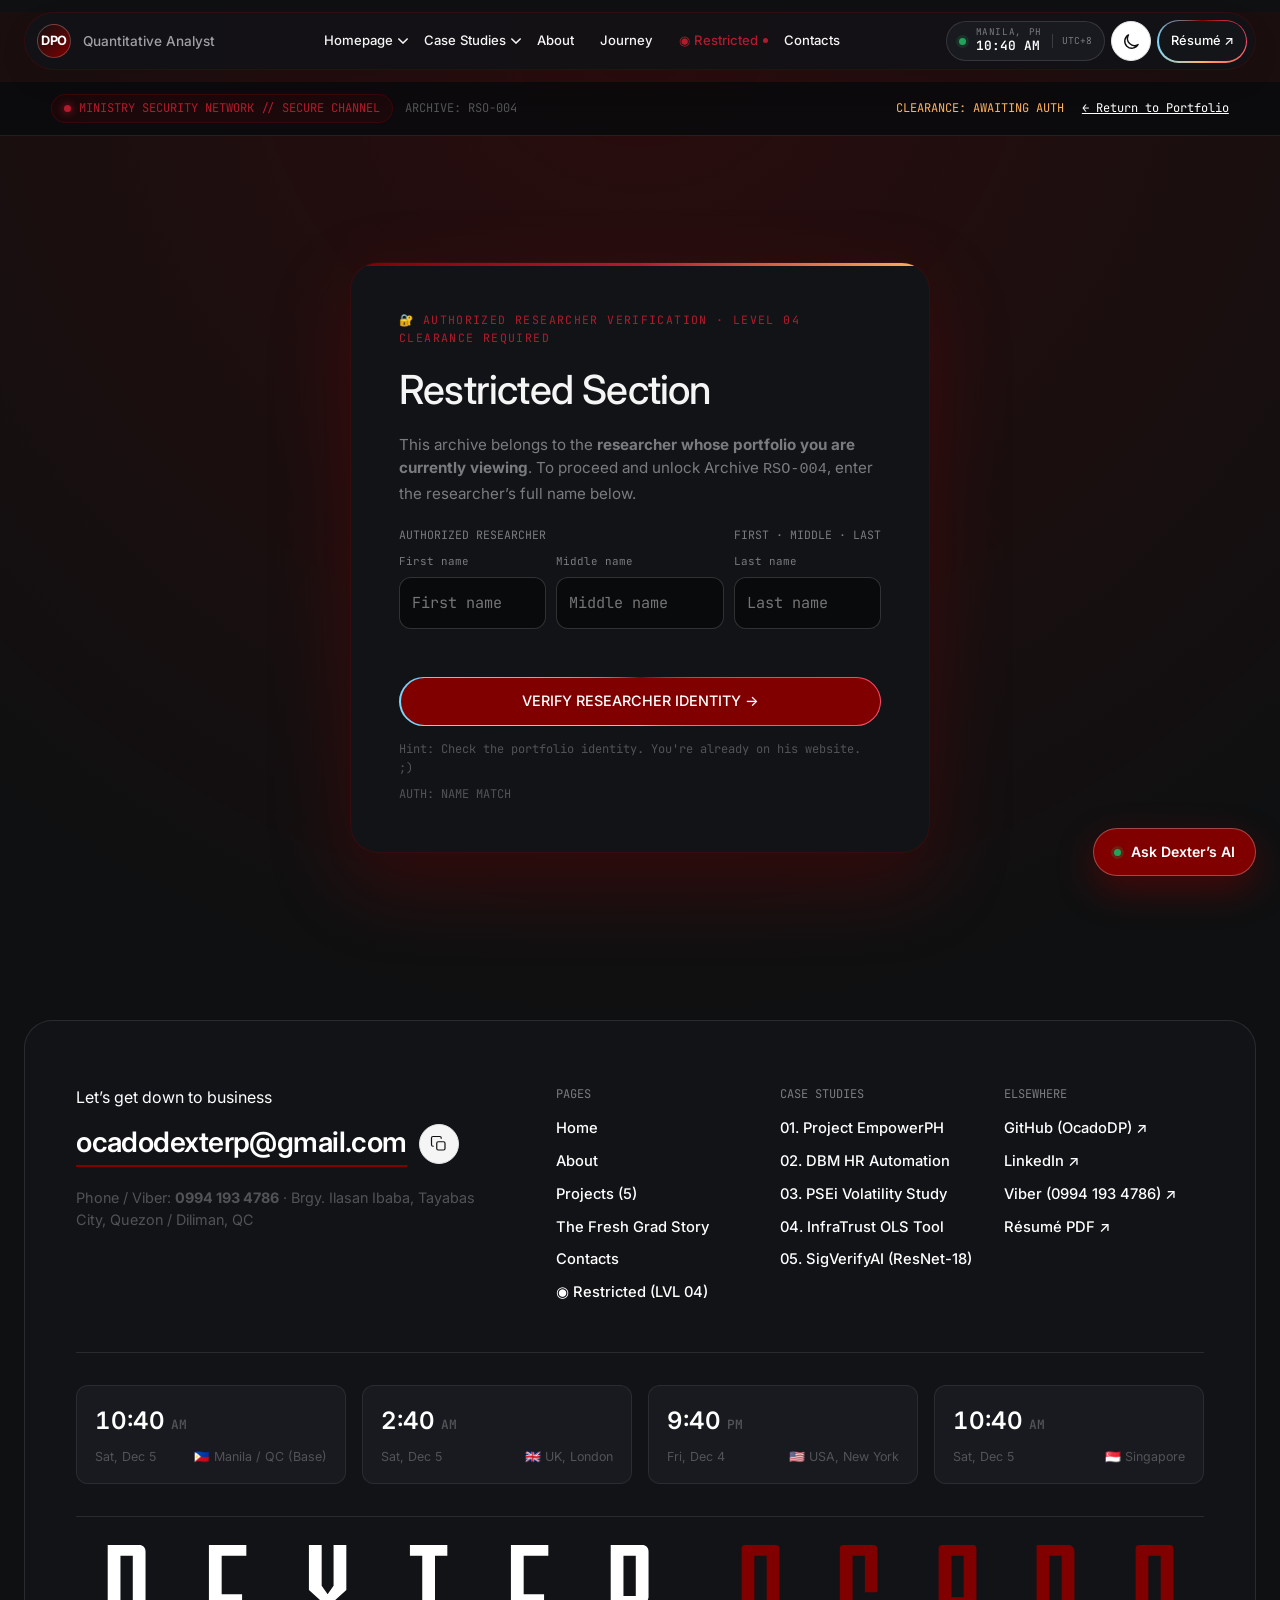
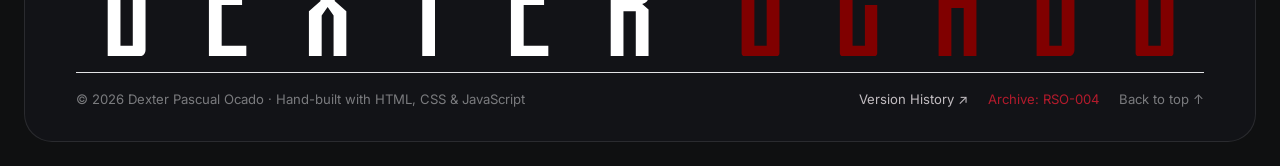
<file: restricted.html>
<!DOCTYPE html>
<html lang="en">
  <head>
    <meta charset="utf-8" />
    <meta name="viewport" content="width=device-width, initial-scale=1, shrink-to-fit=no" />
    <meta name="theme-color" content="#800000" />
    <meta name="robots" content="noindex, nofollow" />
    <link rel="icon" type="image/png" href="img/gryffindor-crest.png" />
    <title>Restricted Section (Archive: RSO-004) — Dexter Pascual Ocado</title>
    <meta name="description" content="The Restricted Section — Classified fictional datasets, magical metrics, and highly questionable theorems." />

    <link rel="preconnect" href="https://cdn.prod.website-files.com" crossorigin="anonymous" />
    <link rel="preload" href="https://cdn.prod.website-files.com/69f9c76884333229e651e7bc/69f9c76f84333229e651ea81_Switzer-Variable.woff2" as="font" type="font/woff2" crossorigin />
    <link rel="preconnect" href="https://fonts.googleapis.com" />
    <link rel="preconnect" href="https://fonts.gstatic.com" crossorigin />
    <link href="https://fonts.googleapis.com/css2?family=Inter:wght@400;500;600;700&family=JetBrains+Mono:wght@400;500;600;700&display=swap" rel="stylesheet" />

    <style>
      :root {
        --bg-dark: #0a0b0d;
        --bg-card: #121317;
        --bg-elevated: #181a20;
        --maroon: #800000;
        --maroon-bright: #b31b2c;
        --maroon-glow: #ff4d6d;
        --amber: #ffb35c;
        --cyan: #7ad8ff;
        --green: #22a35a;
        --grey-300: #9a9b9f;
        --grey-400: #68696e;
        --border-subtle: rgba(255, 255, 255, 0.09);
        --border-crimson: rgba(128, 0, 0, 0.32);
        --radius-sm: 12px;
        --radius-md: 20px;
        --radius-lg: 28px;
        --font-sans: "Switzer", "Inter", -apple-system, sans-serif;
        --font-mono: "JetBrains Mono", monospace;
      }

      *, *::before, *::after {
        box-sizing: border-box;
        margin: 0;
        padding: 0;
      }

      html {
        font-family: var(--font-sans);
        background: var(--bg-dark);
        color: #f5f5f5;
        scroll-behavior: smooth;
        -webkit-font-smoothing: antialiased;
      }

      body {
        background: radial-gradient(circle at 50% 0%, rgba(128, 0, 0, 0.25), transparent 55%), var(--bg-dark);
        min-height: 100vh;
        overflow-x: hidden;
        line-height: 1.55;
      }

      a {
        color: inherit;
        text-decoration: none;
      }

      @keyframes cc-ba {
        to {
          --cc-ba: 360deg;
        }
      }

      .button {
        position: relative;
        display: inline-flex;
        align-items: center;
        justify-content: center;
        border-radius: 999px;
        font-weight: 500;
        font-size: 0.9rem;
        cursor: pointer;
        isolation: isolate;
        border: none;
        background: transparent;
        color: #fff;
        transition: transform 0.2s ease;
      }

      .button:active {
        transform: scale(0.97);
      }

      .button[data-cc-glow] {
        padding: 1.5px !important;
      }

      .button[data-cc-glow]::before {
        content: "";
        position: absolute;
        inset: 0;
        border-radius: inherit;
        z-index: 0;
        background: conic-gradient(from var(--cc-ba), #800000, #ff4d6d, #ffb35c, #7ad8ff, #800000);
        animation: cc-ba 5s linear infinite;
      }

      .button-in {
        position: relative;
        z-index: 1;
        display: inline-flex;
        align-items: center;
        gap: 8px;
        padding: 0.75rem 1.4rem;
        border-radius: 999px;
        background: #141519;
        color: #fff;
      }

      .button.is-maroon .button-in {
        background: var(--maroon);
      }

      .sec-topbar {
        position: sticky;
        top: 0;
        z-index: 900;
        background: rgba(10, 11, 13, 0.88);
        backdrop-filter: blur(14px);
        border-bottom: 1px solid var(--border-subtle);
        padding: 12px 0;
      }

      .sec-topbar-inner {
        display: flex;
        justify-content: space-between;
        align-items: center;
        flex-wrap: wrap;
        gap: 12px;
        font-family: var(--font-mono);
        font-size: 0.75rem;
      }

      .sec-status-pill {
        display: inline-flex;
        align-items: center;
        gap: 8px;
        padding: 4px 12px;
        border-radius: 99px;
        background: rgba(128, 0, 0, 0.12);
        border: 1px solid var(--border-crimson);
        color: var(--maroon-glow);
      }

      .pulse-red {
        width: 7px;
        height: 7px;
        border-radius: 50%;
        background: var(--maroon-glow);
        box-shadow: 0 0 8px var(--maroon-glow);
      }

      .clearance-gate {
        min-height: calc(100vh - 56px);
        display: flex;
        align-items: center;
        justify-content: center;
        padding: 40px 20px;
      }

      .clearance-card {
        max-width: 580px;
        width: 100%;
        background: var(--bg-card);
        border: 1px solid var(--border-crimson);
        border-radius: var(--radius-lg);
        padding: clamp(2rem, 4vw, 3rem);
        box-shadow: 0 30px 80px rgba(128, 0, 0, 0.3);
        position: relative;
        overflow: hidden;
      }

      .clearance-card::before {
        content: "";
        position: absolute;
        top: 0;
        left: 0;
        right: 0;
        height: 3px;
        background: linear-gradient(90deg, var(--maroon), var(--maroon-glow), var(--amber));
      }

      .gate-tag {
        font-family: var(--font-mono);
        font-size: 0.72rem;
        color: var(--maroon-glow);
        letter-spacing: 0.12em;
        text-transform: uppercase;
        margin-bottom: 12px;
        display: flex;
        align-items: center;
        gap: 8px;
      }

      .clearance-card h1 {
        font-size: clamp(1.8rem, 3.2vw, 2.5rem);
        font-weight: 500;
        letter-spacing: -0.02em;
        margin-bottom: 12px;
      }

      .clearance-card p {
        color: var(--grey-300);
        font-size: 0.95rem;
        margin-bottom: 20px;
      }

      .gate-input-wrap {
        display: flex;
        flex-direction: column;
        gap: 10px;
        margin-bottom: 16px;
      }

      .gate-input-label {
        font-family: var(--font-mono);
        font-size: 0.72rem;
        color: var(--grey-300);
        text-transform: uppercase;
        display: flex;
        justify-content: space-between;
      }

      .gate-input {
        width: 100%;
        padding: 14px 18px;
        border-radius: var(--radius-sm);
        background: #090a0c;
        border: 1px solid rgba(255, 255, 255, 0.16);
        color: #fff;
        font-family: var(--font-mono);
        font-size: 0.95rem;
        outline: none;
        transition: border-color 0.2s ease;
      }

      .gate-input:focus {
        border-color: var(--maroon-glow);
      }

      .gate-hint {
        font-family: var(--font-mono);
        font-size: 0.75rem;
        color: var(--grey-400);
        margin-top: 14px;
        display: flex;
        justify-content: space-between;
        align-items: center;
        flex-wrap: wrap;
        gap: 8px;
      }

      .quick-unlock-btn {
        background: rgba(255, 255, 255, 0.06);
        border: 1px solid rgba(255, 255, 255, 0.12);
        color: #f5f3f3;
        font-family: var(--font-mono);
        font-size: 0.72rem;
        padding: 4px 10px;
        border-radius: 99px;
        cursor: pointer;
      }

      .quick-unlock-btn:hover {
        background: var(--maroon);
        color: #fff;
      }

      .terminal-boot {
        display: none;
        margin-top: 20px;
        padding: 18px;
        background: #07080a;
        border: 1px solid rgba(34, 163, 90, 0.4);
        border-radius: var(--radius-sm);
        font-family: var(--font-mono);
        font-size: 0.78rem;
        color: #52e58c;
        line-height: 1.65;
      }

      #archive-vault {
        display: none;
        padding-bottom: 80px;
      }

      #archive-vault.unlocked {
        display: block;
        animation: fadeVault 0.6s ease both;
      }

      @keyframes fadeVault {
        from {
          opacity: 0;
          transform: translateY(16px);
        }

        to {
          opacity: 1;
          transform: translateY(0);
        }
      }

      .vault-hero {
        padding: 56px 0 40px;
        border-bottom: 1px solid var(--border-subtle);
      }

      .vault-telemetry-bar {
        display: grid;
        grid-template-columns: repeat(5, 1fr);
        gap: 12px;
        margin-top: 32px;
      }

      .telemetry-cell {
        background: var(--bg-card);
        border: 1px solid var(--border-subtle);
        border-radius: var(--radius-sm);
        padding: 14px 16px;
      }

      .telemetry-cell span {
        display: block;
        font-family: var(--font-mono);
        font-size: 0.68rem;
        color: var(--grey-400);
        text-transform: uppercase;
      }

      .telemetry-cell strong {
        display: block;
        font-family: var(--font-mono);
        font-size: 0.92rem;
        color: #fff;
        margin-top: 4px;
      }

      .files-grid {
        display: grid;
        grid-template-columns: repeat(3, 1fr);
        gap: 16px;
        margin: 32px 0 56px;
      }

      .file-folder {
        background: var(--bg-card);
        border: 1px solid var(--border-subtle);
        border-radius: var(--radius-sm);
        padding: 20px;
        display: flex;
        flex-direction: column;
        justify-content: space-between;
        gap: 14px;
        cursor: pointer;
        transition: all 0.25s ease;
        position: relative;
      }

      .file-folder:hover, .file-folder.active {
        border-color: var(--maroon-glow);
        background: linear-gradient(135deg, rgba(128, 0, 0, 0.22), var(--bg-card));
        transform: translateY(-3px);
      }

      .file-top {
        display: flex;
        justify-content: space-between;
        align-items: center;
        font-family: var(--font-mono);
        font-size: 0.72rem;
      }

      .file-stamp {
        padding: 2px 8px;
        border-radius: 4px;
        background: rgba(128, 0, 0, 0.14);
        color: var(--maroon-glow);
        border: 1px solid var(--border-crimson);
        font-weight: 600;
      }

      .file-folder.active .file-stamp {
        background: rgba(34, 163, 90, 0.16);
        color: #52e58c;
        border-color: rgba(34, 163, 90, 0.4);
      }

      .lore-grid {
        display: grid;
        grid-template-columns: repeat(2, 1fr);
        gap: 24px;
        margin-bottom: 64px;
      }

      .lore-card {
        background: var(--bg-card);
        border: 1px solid var(--border-subtle);
        border-radius: var(--radius-md);
        padding: 28px;
        display: flex;
        flex-direction: column;
        justify-content: space-between;
        gap: 20px;
      }

      .lore-card.full-width {
        grid-column: 1 / -1;
      }

      .lore-head {
        display: flex;
        justify-content: space-between;
        align-items: flex-start;
        gap: 14px;
        padding-bottom: 16px;
        border-bottom: 1px solid var(--border-subtle);
      }

      .lore-icon {
        width: 44px;
        height: 44px;
        border-radius: 12px;
        background: rgba(128, 0, 0, 0.25);
        border: 1px solid var(--border-crimson);
        display: grid;
        place-items: center;
        font-size: 1.35rem;
        flex-shrink: 0;
      }

      .lore-bullets {
        display: flex;
        flex-direction: column;
        gap: 12px;
        font-size: 0.92rem;
        color: var(--grey-300);
      }

      .lore-bullets strong {
        color: #fff;
      }

      .sim-grid {
        display: grid;
        grid-template-columns: repeat(2, 1fr);
        gap: 24px;
      }

      .sim-card {
        background: var(--bg-card);
        border: 1px solid var(--border-subtle);
        border-radius: var(--radius-md);
        padding: 28px;
        display: flex;
        flex-direction: column;
        justify-content: space-between;
        gap: 20px;
      }

      .sim-card.full-span {
        grid-column: 1 / -1;
      }

      .slider-group {
        display: flex;
        flex-direction: column;
        gap: 14px;
      }

      .slider-row {
        display: flex;
        flex-direction: column;
        gap: 6px;
      }

      .slider-label {
        display: flex;
        justify-content: space-between;
        font-family: var(--font-mono);
        font-size: 0.78rem;
        color: var(--grey-300);
      }

      .slider-row input[type="range"] {
        width: 100%;
        accent-color: var(--maroon-glow);
        cursor: pointer;
      }

      .dragon-score-box {
        background: #0c0d10;
        border: 1px solid var(--border-crimson);
        border-radius: var(--radius-sm);
        padding: 18px;
        display: flex;
        align-items: center;
        gap: 20px;
      }

      .dragon-big-num {
        font-size: 2.8rem;
        font-weight: 700;
        font-family: var(--font-mono);
        color: var(--maroon-glow);
        line-height: 1;
      }

      .snitch-arena {
        position: relative;
        height: 270px;
        width: 100%;
        background: radial-gradient(circle at 50% 50%, rgba(255, 179, 92, 0.1), #08090b 75%);
        border: 1px solid rgba(255, 179, 92, 0.28);
        border-radius: var(--radius-sm);
        overflow: hidden;
        user-select: none;
      }

      .snitch-hud {
        position: absolute;
        top: 12px;
        left: 14px;
        right: 14px;
        display: flex;
        justify-content: space-between;
        font-family: var(--font-mono);
        font-size: 0.82rem;
        color: var(--amber);
        pointer-events: none;
        z-index: 2;
      }

      .snitch-target {
        position: absolute;
        width: 46px;
        height: 46px;
        border-radius: 50%;
        background: radial-gradient(circle at 35% 35%, #fff5cc, #ffb35c 60%, #b87314);
        border: 2px solid #fff;
        box-shadow: 0 0 24px rgba(255, 179, 92, 0.85);
        display: none;
        place-items: center;
        font-size: 1.25rem;
        cursor: pointer;
        transition: top 0.18s cubic-bezier(0.22, 1, 0.36, 1), left 0.18s cubic-bezier(0.22, 1, 0.36, 1);
        z-index: 5;
      }

      .snitch-center-msg {
        position: absolute;
        inset: 0;
        display: flex;
        flex-direction: column;
        align-items: center;
        justify-content: center;
        text-align: center;
        padding: 20px;
        gap: 10px;
      }

      .console-log {
        background: #07080a;
        border: 1px solid var(--border-subtle);
        border-radius: var(--radius-sm);
        padding: 14px;
        font-family: var(--font-mono);
        font-size: 0.76rem;
        color: #52e58c;
        min-height: 110px;
        line-height: 1.6;
      }

      .anomaly-bars {
        display: grid;
        grid-template-columns: 1fr 1fr;
        gap: 12px;
      }

      .anom-bar-item {
        font-family: var(--font-mono);
        font-size: 0.74rem;
        color: var(--grey-300);
      }

      .anom-track {
        height: 6px;
        background: rgba(255,255,255,0.08);
        border-radius: 99px;
        overflow: hidden;
        margin-top: 5px;
      }

      .anom-fill {
        height: 100%;
        width: 0%;
        background: linear-gradient(90deg, var(--maroon), var(--maroon-glow));
        transition: width 0.6s ease;
      }

      @media (max-width: 991px) {
        .vault-telemetry-bar, .files-grid, .lore-grid, .sim-grid {
          grid-template-columns: 1fr;
        }
      }

      html {
        scroll-padding-top: 95px;
      }

      button, input {
        font: inherit;
      }

      button:focus-visible, a:focus-visible, [role="button"]:focus-visible, input:focus-visible {
        outline: 2px solid var(--amber);
        outline-offset: 4px;
      }

      .gate-name-grid {
        display: grid;
        grid-template-columns: 1fr 1.15fr 1fr;
        gap: 10px;
      }

      .gate-field {
        display: flex;
        flex-direction: column;
        gap: 7px;
        min-width: 0;
      }

      .gate-field > span {
        color: var(--grey-300);
        font-family: var(--font-mono);
        font-size: .68rem;
      }

      .gate-field .gate-input {
        padding: 13px 12px;
        min-width: 0;
      }

      .vault-hero {
        position: relative;
        overflow: hidden;
        isolation: isolate;
      }

      #lore-canvas {
        position: absolute;
        inset: 0;
        height: 100%;
        width: 100%;
        pointer-events: none;
        z-index: -1;
        opacity: .8;
      }

      .vault-hero > .padding-global {
        position: relative;
        z-index: 1;
      }

      .vault-nav {
        border-bottom: 1px solid var(--border-subtle);
        background: rgba(13,14,18,.85);
      }

      .vault-nav-inner {
        display: flex;
        gap: 6px;
        overflow-x: auto;
        padding-top: 12px;
        padding-bottom: 12px;
        scrollbar-width: thin;
      }

      .vault-nav a {
        white-space: nowrap;
        display: inline-flex;
        align-items: center;
        gap: 13px;
        font: .72rem var(--font-mono);
        color: var(--grey-300);
        padding: 10px 13px;
        border: 1px solid transparent;
        border-radius: 8px;
        transition: .2s;
      }

      .vault-nav a span {
        color: var(--maroon-glow);
      }

      .vault-nav a:hover, .vault-nav a:focus-visible {
        color: white;
        background: rgba(128,0,0,.20);
        border-color: var(--border-crimson);
      }

      .section-subtitle {
        font-size: .94rem;
        color: var(--grey-300);
        max-width: 770px;
        margin-top: 7px;
      }

      #archive-files, #recovered-intelligence, .experiment-section {
        scroll-margin-top: 85px;
      }

      .file-folder {
        isolation: isolate;
        min-height: 144px;
        overflow: hidden;
      }

      .file-folder[role="button"]:focus-visible {
        border-color: var(--amber);
      }

      .file-folder.is-redacted {
        border-color: rgba(128,0,0,.38);
        background: #10090d;
        cursor: default;
        transform: none;
      }

      .file-folder .access-denied-stamp {
        position: absolute;
        left: 50%;
        top: 50%;
        transform: translate(-50%,-50%) rotate(-12deg) scale(1.75);
        color: #f5f3f3;
        border: 3px solid currentColor;
        background: rgba(17,8,12,.95);
        padding: 8px 13px;
        font: 700 clamp(.95rem,2vw,1.35rem) var(--font-mono);
        letter-spacing: .045em;
        white-space: nowrap;
        opacity: 0;
        pointer-events: none;
        transition: transform .3s,opacity .3s;
        z-index: 3;
      }

      .file-folder.is-redacted .access-denied-stamp {
        opacity: 1;
        transform: translate(-50%,-50%) rotate(-12deg) scale(1);
      }

      .file-folder.is-redacted h3, .file-folder.is-redacted p {
        filter: blur(7px);
        user-select: none;
      }

      .file-folder.is-redacted .file-stamp {
        color: #f5f3f3;
        background: rgba(128,0,0,.25);
      }

      .file-folder.glitch-anim {
        animation: file-glitch .17s 2;
      }

      @keyframes file-glitch {
        0%, 100% {
          filter: none;
        }

        25% {
          filter: hue-rotate(35deg);
          transform: translateX(-3px);
        }

        75% {
          filter: contrast(1.6);
          transform: translateX(3px);
        }
      }

      .lore-summary {
        font-size: .94rem;
        color: #c1c1c8;
        line-height: 1.75;
        margin: 16px 0 4px;
      }

      .dracarys-hover {
        transition: transform .3s,filter .3s;
      }

      .dracarys-hover:hover {
        transform: scale(1.13) rotate(-6deg);
        filter: drop-shadow(0 0 13px #ff4500);
        cursor: crosshair;
      }

      .marauder-blurred {
        position: relative;
        overflow: hidden;
      }

      .marauder-blurred:not(.revealed) p {
        filter: blur(6px);
        pointer-events: none;
        user-select: none;
      }

      .marauder-blurred:not(.revealed)::after {
        content: "ENCRYPTED // AUTHENTICATION REQUIRED";
        position: absolute;
        inset: 0;
        display: grid;
        place-items: center;
        text-align: center;
        font: 700 .70rem var(--font-mono);
        letter-spacing: .07em;
        color: var(--maroon-glow);
        background: rgba(10,11,13,.48);
        pointer-events: none;
        padding: 12px;
      }

      .peer-review-result {
        padding: 15px 18px;
        border-radius: var(--radius-sm);
        font: .78rem/1.65 var(--font-mono);
        background: rgba(255,179,92,.08);
        border: 1px solid rgba(255,179,92,.24);
        color: var(--amber);
      }

      .peer-review-result[hidden] {
        display: none;
      }

      .module-intro {
        margin: 84px 0 30px;
      }

      .module-intro h2 {
        font-size: clamp(2rem,4vw,3rem);
        font-weight: 500;
        letter-spacing: -.025em;
      }

      .module-intro p {
        font-size: 1rem;
        max-width: 780px;
        color: var(--grey-300);
        margin-top: 10px;
        line-height: 1.75;
      }

      .experiment-section {
        margin: 22px 0 34px;
        background: linear-gradient(145deg,rgba(26,27,33,.95),rgba(13,14,18,.97));
        border: 1px solid var(--border-subtle);
        border-radius: var(--radius-lg);
        padding: clamp(23px,3.5vw,42px);
        overflow: hidden;
        position: relative;
      }

      .experiment-section::before {
        content: "";
        position: absolute;
        left: 0;
        top: 0;
        width: 100%;
        height: 2px;
        background: linear-gradient(90deg,var(--maroon),rgba(128,0,0,.65),transparent);
      }

      .experiment-top {
        display: flex;
        justify-content: space-between;
        flex-wrap: wrap;
        gap: 12px;
        padding-bottom: 18px;
        border-bottom: 1px solid var(--border-subtle);
        font: .7rem var(--font-mono);
        letter-spacing: .09em;
      }

      .experiment-index {
        color: var(--maroon-glow);
      }

      .experiment-tag {
        color: var(--amber);
        font: .68rem var(--font-mono);
        letter-spacing: .08em;
      }

      .experiment-heading {
        display: flex;
        align-items: center;
        justify-content: space-between;
        gap: 22px;
        margin: 27px 0;
      }

      .experiment-heading h2 {
        font-size: clamp(1.7rem,3vw,2.45rem);
        font-weight: 500;
        letter-spacing: -.025em;
        line-height: 1.2;
      }

      .experiment-heading p {
        max-width: 760px;
        color: var(--grey-300);
        font-size: .97rem;
        margin-top: 10px;
        line-height: 1.7;
      }

      .experiment-glyph {
        width: 76px;
        height: 76px;
        display: grid;
        place-items: center;
        flex: 0 0 auto;
        background: rgba(128,0,0,.15);
        border: 1px solid var(--border-crimson);
        border-radius: 20px;
        font-size: 2.3rem;
      }

      .experiment-content {
        background: rgba(4,5,7,.39);
        border: 1px solid rgba(255,255,255,.075);
        border-radius: var(--radius-md);
        padding: clamp(18px,3vw,30px);
      }

      .quiz-layout, .dragon-layout, .scanner-layout {
        display: grid;
        grid-template-columns: minmax(0,1.35fr) minmax(260px,.8fr);
        gap: clamp(18px,3vw,34px);
        align-items: stretch;
      }

      .quiz-box {
        padding: 8px 0;
        min-width: 0;
      }

      .quiz-stage {
        display: flex;
        justify-content: space-between;
        gap: 12px;
        flex-wrap: wrap;
        font: .70rem var(--font-mono);
        color: var(--grey-300);
        letter-spacing: .04em;
      }

      .quiz-stage span:last-child {
        color: var(--amber);
      }

      .quiz-progress {
        height: 6px;
        background: rgba(255,255,255,.09);
        border-radius: 99px;
        overflow: hidden;
        margin: 18px 0 26px;
      }

      .quiz-progress span {
        display: block;
        width: 20%;
        height: 100%;
        background: linear-gradient(90deg,var(--maroon),var(--maroon-glow));
        transition: width .3s ease;
      }

      .quiz-question {
        font-size: clamp(1.1rem,2.3vw,1.45rem);
        font-weight: 600;
        line-height: 1.5;
        margin-bottom: 24px;
        min-height: 68px;
      }

      .quiz-options {
        display: grid;
        grid-template-columns: repeat(2,minmax(0,1fr));
        gap: 12px;
      }

      .quiz-option {
        text-align: left;
        padding: 17px 18px;
        min-height: 68px;
        color: #f3f3f5;
        background: #17181e;
        border: 1px solid rgba(255,255,255,.14);
        border-radius: var(--radius-sm);
        cursor: pointer;
        line-height: 1.4;
        transition: background .2s,border-color .2s,transform .2s;
      }

      .quiz-option:hover {
        background: rgba(128,0,0,.25);
        border-color: var(--maroon-glow);
        transform: translateY(-2px);
      }

      .quiz-result[hidden] {
        display: none;
      }

      .quiz-result {
        text-align: center;
        padding: 22px 15px;
      }

      .quiz-result-icon {
        font-size: 4rem;
        margin-bottom: 8px;
      }

      .quiz-result h3 {
        font-size: 2.1rem;
        margin: 10px 0;
      }

      .quiz-result p {
        color: var(--grey-300);
        margin: 0 auto 23px;
        max-width: 570px;
        line-height: 1.7;
      }

      .experiment-aside {
        padding: 24px;
        background: linear-gradient(150deg,rgba(128,0,0,.14),rgba(255,255,255,.025));
        border-radius: var(--radius-sm);
        border: 1px solid var(--border-crimson);
        display: flex;
        flex-direction: column;
        justify-content: center;
        min-width: 0;
      }

      .aside-eyebrow, .aside-foot, .panel-footnote {
        font: .70rem/1.6 var(--font-mono);
        letter-spacing: .03em;
        color: var(--grey-400);
      }

      .aside-eyebrow {
        color: var(--maroon-glow);
      }

      .experiment-aside h3 {
        font-size: 1.55rem;
        margin: 13px 0;
        line-height: 1.3;
      }

      .experiment-aside p {
        font-size: .93rem;
        color: var(--grey-300);
        line-height: 1.7;
      }

      .mini-legend {
        display: grid;
        grid-template-columns: 1fr 1fr;
        gap: 9px;
        margin: 25px 0;
      }

      .mini-legend span {
        font-size: .82rem;
        padding: 10px;
        background: rgba(0,0,0,.22);
        border: 1px solid var(--border-subtle);
        border-radius: 8px;
      }

      .experiment-button {
        display: inline-flex;
        align-items: center;
        justify-content: center;
        padding: 13px 20px;
        border: 1px solid rgba(128,0,0,.43);
        border-radius: 99px;
        color: #fff;
        background: linear-gradient(110deg,#7a0714,#a41d33);
        font-size: .86rem;
        font-weight: 600;
        cursor: pointer;
        transition: background .2s,transform .2s,border-color .2s;
      }

      .experiment-button:hover {
        background: linear-gradient(110deg,#a41d33,#be364d);
        transform: translateY(-2px);
      }

      .experiment-input-panel {
        gap: 25px;
        justify-content: center;
      }

      .experiment-input-panel .slider-row {
        gap: 12px;
      }

      .experiment-input-panel .slider-label {
        font-size: .82rem;
      }

      .experiment-input-panel input[type="range"] {
        height: 10px;
      }

      .risk-display {
        display: flex;
        flex-direction: column;
        justify-content: center;
        padding: 26px;
        background: linear-gradient(140deg,rgba(128,0,0,.25),rgba(15,16,19,.88));
        border: 1px solid var(--border-crimson);
        border-radius: var(--radius-sm);
        min-height: 275px;
      }

      .risk-meter {
        display: flex;
        align-items: baseline;
        gap: 5px;
        margin: 15px 0;
      }

      .risk-meter strong {
        font-size: clamp(4.4rem,9vw,7rem);
        letter-spacing: -.09em;
      }

      .risk-meter > span {
        font-size: 2rem;
        color: var(--maroon-glow);
      }

      .risk-label {
        font-size: 1.32rem;
        font-weight: 700;
        margin-bottom: 8px;
      }

      .risk-description {
        font-size: .90rem;
        color: var(--grey-300);
        min-height: 54px;
      }

      .risk-track {
        height: 7px;
        border-radius: 999px;
        background: rgba(255,255,255,.12);
        overflow: hidden;
        margin: 20px 0;
      }

      .risk-track > span {
        height: 100%;
        width: 0;
        display: block;
        background: linear-gradient(90deg,#9a2231,#f5f3f3,#ffb35c);
        transition: width .35s ease;
      }

      .game-content {
        padding: 22px;
      }

      .game-content .snitch-arena {
        height: 410px;
        border-radius: var(--radius-md);
      }

      .snitch-arena .snitch-target {
        touch-action: manipulation;
        display: none;
        align-items: center;
        justify-content: center;
      }

      .snitch-hud {
        font-size: .95rem;
      }

      .snitch-center-msg {
        background: rgba(7,8,10,.65);
        backdrop-filter: blur(3px);
      }

      .snitch-center-msg h3 {
        font-size: clamp(1.5rem,3vw,2.1rem);
      }

      .snitch-center-msg p {
        max-width: 450px;
        color: var(--grey-300);
        font-size: .93rem;
      }

      .game-caption {
        display: flex;
        justify-content: space-between;
        gap: 10px;
        flex-wrap: wrap;
        font: .68rem var(--font-mono);
        color: var(--grey-400);
        margin-top: 15px;
      }

      .scanner-layout {
        grid-template-columns: minmax(0,1.18fr) minmax(280px,.82fr);
      }

      .scanner-console {
        display: flex;
        flex-direction: column;
        align-items: flex-start;
        gap: 18px;
        min-width: 0;
      }

      .console-top {
        display: flex;
        align-items: center;
        gap: 10px;
        font: .69rem var(--font-mono);
        color: var(--cyan);
        word-break: break-word;
      }

      .status-dot {
        width: 7px;
        height: 7px;
        flex: 0 0 auto;
        border-radius: 50%;
        background: #52e58c;
        box-shadow: 0 0 10px #52e58c;
      }

      .scanner-console .console-log {
        width: 100%;
        min-height: 226px;
        padding: 20px;
        font-size: .83rem;
        line-height: 1.85;
        overflow-wrap: anywhere;
      }

      .anomaly-result {
        padding: 24px;
        background: rgba(255,255,255,.03);
        border: 1px solid var(--border-subtle);
        border-radius: var(--radius-sm);
      }

      .anomaly-result h3 {
        font-size: 1.15rem;
        margin-bottom: 24px;
      }

      .metric {
        margin: 18px 0;
      }

      .metric-head {
        display: flex;
        justify-content: space-between;
        gap: 8px;
        font: .78rem var(--font-mono);
        color: var(--grey-300);
      }

      .metric-head strong {
        color: white;
      }

      .metric-bar {
        height: 7px;
        border-radius: 99px;
        overflow: hidden;
        background: rgba(255,255,255,.10);
        margin-top: 10px;
      }

      .metric-bar > span {
        display: block;
        height: 100%;
        width: 0;
        background: linear-gradient(90deg,var(--maroon),var(--maroon-glow));
        transition: width .7s ease;
      }

      .metric-verdict {
        font-size: .84rem;
        line-height: 1.6;
        color: var(--amber);
        margin-top: 24px;
        padding-top: 14px;
        border-top: 1px solid var(--border-subtle);
      }

      .prophecy-content {
        display: flex;
        align-items: center;
        gap: clamp(20px,5vw,70px);
        min-height: 260px;
        background: radial-gradient(circle at 17% 40%,rgba(128,0,0,.17),transparent 50%),rgba(4,5,7,.39);
      }

      .prophecy-orb {
        font-size: clamp(4rem,9vw,8rem);
        flex: 0 0 auto;
        filter: drop-shadow(0 0 25px rgba(255,77,109,.35));
      }

      .prophecy-body {
        flex: 1;
        min-width: 0;
      }

      .prophecy-text {
        font-size: clamp(1.3rem,2.6vw,2rem);
        line-height: 1.45;
        margin: 12px 0 10px;
        font-weight: 500;
        letter-spacing: -.02em;
      }

      .prophecy-meta {
        font: .77rem/1.7 var(--font-mono);
        color: var(--grey-300);
        margin-bottom: 24px;
      }

      @media (max-width:900px) {
        .quiz-layout, .dragon-layout, .scanner-layout {
          grid-template-columns: 1fr;
        }

        .experiment-aside {
          min-height: 185px;
        }
      }

      @media (min-width:641px) and (max-width:991px) {
        .vault-telemetry-bar {
          grid-template-columns: repeat(3,minmax(0,1fr));
        }

        .files-grid {
          grid-template-columns: repeat(2,minmax(0,1fr));
        }
      }

      @media (max-width:640px) {
        .gate-name-grid {
          grid-template-columns: 1fr;
        }

        .sec-topbar {
          padding: 8px 0;
        }

        .sec-topbar-inner {
          flex-direction: column;
          align-items: stretch;
          gap: 7px;
          font-size: .65rem;
        }

        .sec-topbar-inner > div {
          justify-content: space-between;
          flex-wrap: nowrap;
          gap: 7px !important;
        }

        .sec-status-pill {
          white-space: nowrap;
          font-size: .55rem;
          padding: 4px 7px;
          gap: 5px;
          letter-spacing: -.02em;
        }

        #topbar-clearance-text {
          font-size: .63rem;
        }

        .sec-topbar-inner a {
          white-space: nowrap;
          font-size: .63rem;
        }

        .gate-input-label {
          font-size: .61rem;
        }

        .vault-telemetry-bar {
          grid-template-columns: repeat(2,minmax(0,1fr));
        }

        .files-grid, .lore-grid, .sim-grid {
          grid-template-columns: 1fr;
        }

        .lore-card, .sim-card {
          padding: 20px;
        }

        .experiment-heading {
          align-items: flex-start;
        }

        .experiment-glyph {
          width: 50px;
          height: 50px;
          font-size: 1.55rem;
          border-radius: 12px;
        }

        .experiment-section {
          border-radius: 18px;
        }

        .quiz-options {
          grid-template-columns: 1fr;
        }

        .game-content .snitch-arena {
          height: 330px;
        }

        .prophecy-content {
          align-items: flex-start;
          gap: 15px;
          flex-direction: column;
        }

        .prophecy-orb {
          font-size: 3.5rem;
        }

        .mini-legend {
          grid-template-columns: 1fr 1fr;
        }
      }

      @media (max-width:360px) {
        .sec-topbar-inner > div {
          flex-wrap: wrap;
          justify-content: flex-start;
        }

        .sec-status-pill {
          max-width: 100%;
          white-space: normal;
        }
      }

      @media (prefers-reduced-motion:reduce) {
        html {
          scroll-behavior: auto;
        }

        .file-folder.glitch-anim {
          animation: none;
        }

        .button[data-cc-glow]::before {
          animation: none;
        }

        *, *::before, *::after {
          scroll-behavior: auto !important;
        }
      }
    </style>
    <link rel="stylesheet" href="site-shared.css" />
  </head>

  <body>
    <nav class="navbar" aria-label="Main navigation"></nav>


    <header class="sec-topbar">
      <div class="padding-global">
        <div class="container-large sec-topbar-inner">
          <div style="display:flex; align-items:center; gap:12px;">
            <span class="sec-status-pill"><span class="pulse-red"></span> MINISTRY SECURITY NETWORK // SECURE CHANNEL</span>
            <span style="color:var(--grey-400);">ARCHIVE: RSO-004</span>
          </div>
          <div style="display:flex; align-items:center; gap:18px;">
            <span id="topbar-clearance-text" style="color:var(--amber);">CLEARANCE: AWAITING AUTH</span>
            <a href="index.html" style="color:#fff; text-decoration:underline;">← Return to Portfolio</a>
          </div>
        </div>
      </div>
    </header>

    <main>

      <section class="clearance-gate" id="clearance-gate">
        <div class="clearance-card">
          <div class="gate-tag">🔐 Authorized Researcher Verification · Level 04 Clearance Required</div>
          <h1>Restricted Section</h1>
          <p>
            This archive belongs to the <strong>researcher whose portfolio you are currently viewing</strong>. To proceed and unlock Archive <code>RSO-004</code>, enter the researcher’s full name below.
          </p>

          <form id="clearance-form" autocomplete="off">
            <div class="gate-input-wrap">
              <div class="gate-input-label">
                <span>Authorized Researcher</span><span>FIRST · MIDDLE · LAST</span>
              </div>
              <div class="gate-name-grid">
                <label class="gate-field"><span>First name</span><input type="text" id="first-name" name="first-name" class="gate-input" placeholder="First name" autocomplete="off" spellcheck="false" required /></label>
                <label class="gate-field"><span>Middle name</span><input type="text" id="middle-name" name="middle-name" class="gate-input" placeholder="Middle name" autocomplete="off" spellcheck="false" required /></label>
                <label class="gate-field"><span>Last name</span><input type="text" id="last-name" name="last-name" class="gate-input" placeholder="Last name" autocomplete="off" spellcheck="false" required /></label>
              </div>
            </div>
            <p id="gate-error" role="status" aria-live="polite" style="color:var(--maroon-glow); font-family:var(--font-mono); font-size:0.78rem; min-height:1.25rem; margin-bottom:12px;"></p>
            <button type="submit" data-cc-glow class="button is-maroon" style="width:100%;">
              <span class="button-in" style="width:100%; justify-content:center;">VERIFY RESEARCHER IDENTITY →</span>
            </button>
          </form>
          <div class="gate-hint">
            <span>Hint: Check the portfolio identity. You're already on his website. ;)</span>
            <span>AUTH: NAME MATCH</span>
          </div>

          <div class="terminal-boot" id="terminal-boot">
            <div>✓ IDENTITY VERIFIED: DEXTER PASCUAL OCADO</div>
            <div>CLEARANCE LEVEL ........ 04</div>
            <div>RESEARCHER STATUS ...... AUTHORIZED</div>
            <div>ARCHIVE STATUS ......... UNLOCKED</div>
            <div style="margin-top:6px; color:#fff;">&gt; Welcome back, Mr. Ocado.</div>
            <div style="color:#fff;">&gt; Opening restricted materials...</div>
          </div>
        </div>
      </section>


      <div id="archive-vault">
        <section class="vault-hero">
          <canvas id="lore-canvas" aria-hidden="true"></canvas>
          <div class="padding-global">
            <div class="container-large">
              <div class="gate-tag">● RESTRICTED_TERMINAL ONLINE // LEVEL 4 AUTHORIZATION CONFIRMED</div>
              <h1 style="font-size: clamp(2.4rem, 5vw, 4.2rem); font-weight: 500; letter-spacing: -0.03em;">
                The Restricted Section
              </h1>
              <p style="color: var(--grey-300); max-width: 680px; font-size: 1.05rem; margin-top: 10px;">
                A quantitative breakdown of critical universe lore, allegiance statistics, questionable theorems, and datasets that probably should have remained classified.
              </p>

              <div class="vault-telemetry-bar">
                <div class="telemetry-cell"><span>Clearance</span><strong style="color:#52e58c;">LEVEL 4 (VERIFIED)</strong></div>
                <div class="telemetry-cell"><span>Threat Level</span><strong>Mostly Harmless</strong></div>
                <div class="telemetry-cell"><span>Data Integrity</span><strong>73.4%</strong></div>
                <div class="telemetry-cell"><span>Dragon Status</span><strong style="color:var(--amber);">Unsupervised</strong></div>
                <div class="telemetry-cell"><span>Peer Review</span><strong>Pending Since 1998</strong></div>
              </div>
            </div>
          </div>
        </section>

        <nav class="vault-nav padding-global" aria-label="Restricted Section experiments"><div class="container-large vault-nav-inner">
            <a href="#archive-files">File Index <span>06</span></a><a href="#recovered-intelligence">Recovered Lore <span>05</span></a><a href="#sorting">Sorting Quiz <span>01</span></a><a href="#dragon-simulator">Dragon Risk <span>02</span></a><a href="#snitch-game">Snitch Hunt <span>03</span></a><a href="#anomaly">Anomaly Scanner <span>04</span></a><a href="#prophecy">Prophecy <span>05</span></a>
          </div></nav>
        <div class="padding-global" style="padding-top: 48px;">
          <div class="container-large">

            <div>
              <div class="gate-tag">Classified Archive // Classified File Index</div>
              <h2 style="font-size: 2rem; font-weight: 500;">Files You Were Probably Not Supposed to Open</h2>
              <p style="color: var(--grey-300); font-size: 0.94rem; margin-top: 4px;">
                The following records have been recovered from various suspiciously powerful institutions. Their statistical validity remains under investigation. Click a file to test its clearance status.
              </p>

              <div class="files-grid" id="archive-files">
                <div aria-label="Inspect classified archive file" class="file-folder" data-target-lore="lore-1" role="button" tabindex="0">
                  <div class="file-top"><span>FILE 001</span><span class="file-stamp">CLASSIFIED</span></div>
                  <div>
                    <h3 style="font-size: 1.15rem; font-weight: 600;">Ministry Registry</h3>
                    <p style="font-size: 0.84rem; color: var(--grey-300);">Magical metrics &amp; Polyjuice fraud risk management.</p>
                  </div>
                  <span aria-hidden="true" class="access-denied-stamp">ACCESS DENIED</span></div>
                <div aria-label="Inspect classified archive file" class="file-folder" data-target-lore="lore-2" role="button" tabindex="0">
                  <div class="file-top"><span>FILE 002</span><span class="file-stamp">CLASSIFIED</span></div>
                  <div>
                    <h3 style="font-size: 1.15rem; font-weight: 600;">Iron Throne Audit</h3>
                    <p style="font-size: 0.84rem; color: var(--grey-300);">Succession economics &amp; Balerion dragon exposure.</p>
                  </div>
                  <span aria-hidden="true" class="access-denied-stamp">ACCESS DENIED</span></div>
                <div aria-label="Inspect classified archive file" class="file-folder" data-target-lore="lore-3" role="button" tabindex="0">
                  <div class="file-top"><span>FILE 003</span><span class="file-stamp">CLASSIFIED</span></div>
                  <div>
                    <h3 style="font-size: 1.15rem; font-weight: 600;">Universe Theorems</h3>
                    <p style="font-size: 0.84rem; color: var(--grey-300);">Time-Turner OLS models that should probably not exist.</p>
                  </div>
                  <span aria-hidden="true" class="access-denied-stamp">ACCESS DENIED</span></div>
                <div aria-label="Inspect classified archive file" class="file-folder" data-target-lore="lore-4" role="button" tabindex="0">
                  <div class="file-top"><span>FILE 004</span><span class="file-stamp">CLASSIFIED</span></div>
                  <div>
                    <h3 style="font-size: 1.15rem; font-weight: 600;">Marauder Protocol</h3>
                    <p style="font-size: 0.84rem; color: var(--grey-300);">Real-time geospatial WebSocket surveillance architecture.</p>
                  </div>
                  <span aria-hidden="true" class="access-denied-stamp">ACCESS DENIED</span></div>
                <div aria-label="Inspect classified archive file" class="file-folder" data-target-lore="lore-5" role="button" tabindex="0">
                  <div class="file-top"><span>FILE 005</span><span class="file-stamp">CLASSIFIED</span></div>
                  <div>
                    <h3 style="font-size: 1.15rem; font-weight: 600;">Valyrian Algorithms</h3>
                    <p style="font-size: 0.84rem; color: var(--grey-300);">Data structures forged in dragonfire and nested SQL.</p>
                  </div>
                  <span aria-hidden="true" class="access-denied-stamp">ACCESS DENIED</span></div>
                <div aria-label="Inspect classified archive file" class="file-folder" data-target-lore="lore-6" role="button" tabindex="0">
                  <div class="file-top"><span>FILE 006</span><span class="file-stamp">CLASSIFIED</span></div>
                  <div>
                    <h3 style="font-size: 1.15rem; font-weight: 600;">Department of Mysteries</h3>
                    <p style="font-size: 0.84rem; color: var(--grey-300);">We genuinely do not know what this is.</p>
                  </div>
                  <span aria-hidden="true" class="access-denied-stamp">ACCESS DENIED</span></div>
              </div>
            </div>


            <div style="margin-bottom: 24px;">
              <div class="gate-tag">Recovered Intelligence</div>
              <h2 style="font-size: 2rem; font-weight: 500;">Universe Lore, Quantified</h2>
              <p class="section-subtitle">Some of the most important geopolitical, magical, and aerodynamic problems of our time—now expressed through questionable data science.</p>
            </div>

            <div class="lore-grid" id="recovered-intelligence">

              <article class="lore-card" id="lore-1">
                <div>
                  <div class="lore-head">
                    <div>
                      <span style="font-family:var(--font-mono); font-size:0.72rem; color:var(--maroon-glow);">DEPARTMENT OF MAGICAL METRICS</span>
                      <h3 style="font-size: 1.35rem; font-weight: 600; margin-top: 4px;">Ministry of Magic Registry</h3>
                    </div>
                    <div class="lore-icon">🦁</div>
                  </div>
                  <p class="lore-summary">Official classification records for cross-universe risk management and spell efficiency operations.</p>
                  <div class="lore-bullets" style="margin-top: 16px;">
                    <p><strong>House Affinity:</strong> Gryffindor. Demonstrates a statistically significant bias toward deploying untested predictive models to production out of sheer bravery.</p>
                    <p><strong>Hardware Specs:</strong> The Elder Wand. Grants root access to the fabric of reality with unparalleled computational throughput.</p>
                    <p><strong>Magical Security:</strong> Engineered a Two-Stage Offline Signature Verification system utilizing KNN-Harris Pre-Filtering to definitively prevent Polyjuice Potion identity fraud.</p>
                  </div>
                </div>
              </article>


              <article class="lore-card" id="lore-2">
                <div>
                  <div class="lore-head">
                    <div>
                      <span style="font-family:var(--font-mono); font-size:0.72rem; color:var(--amber);">SMALL COUNCIL ECONOMETRICS</span>
                      <h3 style="font-size: 1.35rem; font-weight: 600; margin-top: 4px;">The Iron Throne Audit</h3>
                    </div>
                    <div class="lore-icon dracarys-hover" title="Dracarys.">🐉</div>
                  </div>
                  <p class="lore-summary">Macroeconomic stability analysis and aerial supremacy tracking across the Seven Kingdoms.</p>
                  <div class="lore-bullets" style="margin-top: 16px;">
                    <p><strong>House Allegiance:</strong> House Targaryen. Fire, Blood, and highly optimized data pipelines.</p>
                    <p><strong>Aviation Assets:</strong> Balerion the Black Dread. Initially, the tracking app was built strictly for monitoring his daily livestock consumption, but was later tweaked to generate actual scorched-earth casualty results.</p>
                    <p><strong>Succession Database:</strong> To handle redundant Targaryen naming conventions, the royal lineage algorithm strictly matches names, disregarding titles to prevent duplicate inheritance crises.</p>
                  </div>
                </div>
              </article>


              <article class="lore-card full-width" id="lore-3">
                <div class="lore-head">
                  <div>
                    <span style="font-family:var(--font-mono); font-size:0.72rem; color:var(--cyan);">THE MAESTER’S CITADEL &amp; DEPARTMENT OF MYSTERIES</span>
                    <h3 style="font-size: 1.45rem; font-weight: 600; margin-top: 4px;">Unsolved Universe Theorems</h3>
                  </div>
                  <div class="lore-icon">📜</div>
                </div>
                <p class="lore-summary">Theoretical models currently undergoing rigorous peer review by fictional entities and automated testing suites.</p>
                <div style="display:grid; grid-template-columns: repeat(auto-fit, minmax(260px, 1fr)); gap: 18px;">
                  <div style="background:#0c0d10; padding:18px; border-radius:var(--radius-sm); border:1px solid var(--border-subtle);">
                    <strong style="color:var(--maroon-glow); font-family:var(--font-mono); font-size:0.78rem;">THEOREM I: THE CAUSAL LOOP ERROR</strong>
                    <p style="font-size:0.9rem; color:var(--grey-300); margin-top:8px;">Proving mathematically why Time-Turners fundamentally break Ordinary Least Squares (OLS) regression timelines by introducing recursive heteroskedasticity.</p>
                  </div>
                  <div style="background:#0c0d10; padding:18px; border-radius:var(--radius-sm); border:1px solid var(--border-subtle);">
                    <strong style="color:var(--amber); font-family:var(--font-mono); font-size:0.78rem;">THEOREM II: THE BAELISH VARIANCE</strong>
                    <p style="font-size:0.9rem; color:var(--grey-300); margin-top:8px;">Evaluating Petyr Baelish's extreme tax evasion strategies using multivariate analysis to detect anomalous gold reserves in the Vale.</p>
                  </div>
                  <div style="background:#0c0d10; padding:18px; border-radius:var(--radius-sm); border:1px solid var(--border-subtle);">
                    <strong style="color:var(--cyan); font-family:var(--font-mono); font-size:0.78rem;">THEOREM III: SNITCH TRAJECTORY</strong>
                    <p style="font-size:0.9rem; color:var(--grey-300); margin-top:8px;">Modeling the exact probability distribution of a Golden Snitch's flight path using non-linear Brownian motion and aerodynamic drag variables.</p>
                  </div>
                </div>
                <div id="review-output" class="peer-review-result" role="status" aria-live="polite" hidden></div>
                <div style="display:flex; justify-content:space-between; align-items:center; flex-wrap:wrap; gap:12px;">
                  <span id="peer-review-status" style="font-family:var(--font-mono); font-size:0.78rem; color:var(--grey-300);">STATUS: Awaiting Citadel &amp; Unspeakable Peer Review...</span>
                  <button type="button" class="button is-maroon" id="peer-review-btn">
                    <div class="button-in"><span>Submit for Peer Review →</span></div>
                  </button>
                </div>
              </article>


              <article class="lore-card" id="lore-4">
                <div>
                  <div class="lore-head">
                    <div>
                      <span style="font-family:var(--font-mono); font-size:0.72rem; color:#52e58c;">MISCHIEF MANAGEMENT SYSTEMS</span>
                      <h3 style="font-size: 1.35rem; font-weight: 600; margin-top: 4px;">The Marauder’s Protocol</h3>
                    </div>
                    <div class="lore-icon">🗺️</div>
                  </div>
                  <p class="lore-summary">A real-time geospatial surveillance matrix tracking moving entities across heavily fortified castle grounds.</p>
                  <div class="lore-bullets marauder-blurred" id="marauder-content" style="margin-top: 16px;">
                    <p><strong>Authentication:</strong> Handshake requires the exact cryptographic passphrase to bypass the Hogwarts firewall.</p>
                    <p><strong>Surveillance:</strong> Real-time WebSocket connection displaying XYZ coordinates of Professor Snape: <code id="snape-coords" style="color:#52e58c;">[X: 412.4, Y: -88.1, Z: Dungeon_02]</code></p>
                    <p><strong>Session Termination:</strong> Memory wiping and cache clearing initialized to ensure zero data retention.</p>
                  </div>
                </div>
                <button type="button" class="button" data-cc-glow id="marauder-btn" style="align-self:flex-start;">
                  <div class="button-in"><span id="marauder-btn-text">I solemnly swear that I am up to no good</span></div>
                </button>
              </article>


              <article class="lore-card" id="lore-5">
                <div>
                  <div class="lore-head">
                    <div>
                      <span style="font-family:var(--font-mono); font-size:0.72rem; color:var(--maroon-glow);">OLD VALYRIA DATA FORGES</span>
                      <h3 style="font-size: 1.35rem; font-weight: 600; margin-top: 4px;">Valyrian Steel Algorithms</h3>
                    </div>
                    <div class="lore-icon">⚔️</div>
                  </div>
                  <p class="lore-summary">Constructing unbreakable, lightweight data structures using archaic formulas lost to modern developers.</p>
                  <div class="lore-bullets" style="margin-top: 16px;">
                    <p><strong>Durability:</strong> Capable of slicing through bloated CSV files and infinitely looping White Walker processes without memory leaks.</p>
                    <p><strong>Forging Process:</strong> Requires dragonfire, blood magic, and an unnecessarily complex combination of nested SQL queries to maintain absolute edge sharpness.</p>
                  </div>
                </div>
              </article>
            </div>


            <div class="module-intro" id="experimental-consoles">
              <div class="gate-tag">Interactive Restricted Sandboxes // Full-System Access</div>
              <h2>Live Experimental Consoles</h2>
              <p>The complete interactive research archive: five independent experiments. Explore the full experimental archive, from house classification and live risk modeling to Seeker trials, dimensional scanning, and statistical prophecy.</p>
            </div>

            <section class="experiment-section" id="sorting">
              <div class="experiment-top"><span class="experiment-index">EXPERIMENT // 01</span><span class="experiment-tag">CLASSIFICATION ENGINE</span></div>
              <div class="experiment-heading"><div><h2>Determine Your House</h2><p>A highly sophisticated machine-learning model with absolutely no peer-reviewed methodology whatsoever. Answer five questions to generate your fictional house classification.</p></div><span class="experiment-glyph" aria-hidden="true">🪄</span></div>
              <div class="experiment-content quiz-layout">
                <div class="quiz-box">
                  <div class="quiz-stage"><span>CLASSIFICATION IN PROGRESS</span><span id="quiz-count">QUESTION 01 / 05</span></div>
                  <div class="quiz-progress"><span id="quiz-progress"></span></div>
                  <p id="quiz-question" class="quiz-question">Loading classification protocol...</p>
                  <div id="quiz-options" class="quiz-options"></div>
                  <div id="quiz-result" class="quiz-result" role="status" aria-live="polite" hidden>
                    <div id="quiz-result-icon" class="quiz-result-icon"></div>
                    <div class="experiment-tag">CLASSIFICATION COMPLETE</div>
                    <h3 id="quiz-result-house"></h3>
                    <p id="quiz-result-description"></p>
                    <button type="button" class="experiment-button" id="quiz-restart-btn">Re-run Classification ↻</button>
                  </div>
                </div>
                <aside class="experiment-aside"><span class="aside-eyebrow">SORTING PROTOCOL / v4.2</span><h3>Four houses. Five decisions. One questionable model.</h3><p>Choose how you would handle suspicious datasets, impossible deadlines, and magical artifacts. Every choice affects your final house.</p><div class="mini-legend"><span>🦁 Gryffindor</span><span>🦅 Ravenclaw</span><span>🐍 Slytherin</span><span>🦡 Hufflepuff</span></div><span class="aside-foot">METHODOLOGY: CLASSIFIED · TIE BREAKS: ORDER OF THE HOUSES</span></aside>
              </div>
            </section>

            <section class="experiment-section" id="dragon-simulator">
              <div class="experiment-top"><span class="experiment-index">EXPERIMENT // 02</span><span class="experiment-tag">SMALL COUNCIL ANALYTICS</span></div>
              <div class="experiment-heading"><div><h2>Dragon Flight Risk Simulator</h2><p>Adjust the operational parameters and calculate the probability that the mission ends with someone screaming.</p></div><span class="experiment-glyph" aria-hidden="true">🐉</span></div>
              <div class="experiment-content dragon-layout">
                <div class="slider-group experiment-input-panel">
                  <div class="slider-row"><label for="mass-slider" class="slider-label"><span>Dragon Mass</span><output id="mass-value">65%</output></label><input type="range" id="mass-slider" min="10" max="100" value="65" /></div>
                  <div class="slider-row"><label for="wind-slider" class="slider-label"><span>Wind Volatility</span><output id="wind-value">40%</output></label><input type="range" id="wind-slider" min="0" max="100" value="40" /></div>
                  <div class="slider-row"><label for="route-slider" class="slider-label"><span>Route Complexity</span><output id="route-value">55%</output></label><input type="range" id="route-slider" min="0" max="100" value="55" /></div>
                  <div class="slider-row"><label for="competence-slider" class="slider-label"><span>Royal Competence</span><output id="competence-value">25%</output></label><input type="range" id="competence-slider" min="0" max="100" value="25" /></div>
                  <p class="panel-footnote">Model weights: mass 25% · wind 30% · route 25% · (100 − competence) 20%.</p>
                </div>
                <div class="risk-display" aria-live="polite"><span class="aside-eyebrow">ESTIMATED MISSION RISK</span><div class="risk-meter"><strong id="risk-score" class="dragon-big-num">64</strong><span>%</span></div><div id="risk-label" class="risk-label">Elevated Risk</div><p id="risk-description" class="risk-description">Mission is technically possible. Whether it is wise remains a separate statistical question.</p><div class="risk-track"><span id="risk-fill"></span></div><span class="aside-foot">CALCULATED LIVE // NO DRAGONS HARMED</span></div>
              </div>
            </section>

            <section class="experiment-section" id="snitch-game">
              <div class="experiment-top"><span class="experiment-index">EXPERIMENT // 03</span><span class="experiment-tag">ATHLETIC ANALYTICS</span></div>
              <div class="experiment-heading"><div><h2>Catch the Golden Snitch</h2><p>You have 15 seconds. The Snitch moves every 0.72 seconds. Catch it for 150 points before it flies away!</p></div><span class="experiment-glyph" aria-hidden="true">🪽</span></div>
              <div class="experiment-content game-content">
                <div class="snitch-arena" id="game-box">
                  <div class="snitch-hud"><span>SCORE: <strong id="game-score">0</strong></span><span>TIME: <strong id="game-time">15</strong>s</span></div>
                  <button type="button" class="snitch-target" id="snitch" aria-label="Catch the Golden Snitch">🪽</button>
                  <div class="snitch-center-msg" id="game-message"><h3>Ready for deployment?</h3><p>Click the Snitch as quickly as possible. It moves every 0.72 seconds, and each catch earns 150 points.</p><button type="button" class="experiment-button" id="start-snitch-btn">Begin Hunt (15s) →</button></div>
                </div>
                <div class="game-caption"><span>SEEKER SIMULATOR // 15-SECOND SESSION</span><span>SCORING: 150 POINTS PER CATCH</span></div>
              </div>
            </section>

            <section class="experiment-section" id="anomaly">
              <div class="experiment-top"><span class="experiment-index">EXPERIMENT // 04</span><span class="experiment-tag">DEPARTMENT OF MYSTERIES</span></div>
              <div class="experiment-heading"><div><h2>Anomaly Detection Console</h2><p>Scan the multiverse for suspicious statistical activity. There is no guarantee that anything discovered should be investigated.</p></div><span class="experiment-glyph" aria-hidden="true">⚡</span></div>
              <div class="experiment-content scanner-layout">
                <div class="scanner-console"><div class="console-top"><span class="status-dot"></span> DEPARTMENT_OF_MYSTERIES // ANOMALY_SCANNER v4.2</div><div id="console-output" class="console-log" aria-live="polite">&gt; Establishing connection...<br>&gt; Loading dimensional coordinates...<br>&gt; Checking temporal consistency...<br>&gt; Awaiting scan command...</div><button type="button" class="experiment-button" id="run-anomaly-btn">Run Anomaly Scan ⚡</button></div>
                <div class="anomaly-result"><h3>Detected Variables</h3>
                  <div class="metric"><div class="metric-head"><span>Temporal Instability</span><strong id="temporal-number">0%</strong></div><div class="metric-bar"><span id="temporal-bar"></span></div></div>
                  <div class="metric"><div class="metric-head"><span>Dragon Activity</span><strong id="dragon-number">0%</strong></div><div class="metric-bar"><span id="dragon-bar"></span></div></div>
                  <div class="metric"><div class="metric-head"><span>Political Turbulence</span><strong id="political-number">0%</strong></div><div class="metric-bar"><span id="political-bar"></span></div></div>
                  <div class="metric"><div class="metric-head"><span>Statistical Absurdity</span><strong id="absurdity-number">0%</strong></div><div class="metric-bar"><span id="absurdity-bar"></span></div></div>
                  <p id="anomaly-text" class="metric-verdict" aria-live="polite">No anomaly detected.</p>
                </div>
              </div>
            </section>

            <section class="experiment-section" id="prophecy">
              <div class="experiment-top"><span class="experiment-index">EXPERIMENT // 05</span><span class="experiment-tag">DEPARTMENT OF MYSTERIES</span></div>
              <div class="experiment-heading"><div><h2>Generate a Statistical Prophecy</h2><p>Predict the future using a methodology nobody can independently reproduce.</p></div><span class="experiment-glyph" aria-hidden="true">🔮</span></div>
              <div class="experiment-content prophecy-content"><div class="prophecy-orb" aria-hidden="true">🔮</div><div class="prophecy-body"><span class="aside-eyebrow">THE MODEL HAS NOT YET SPOKEN</span><blockquote id="prophecy-text" class="prophecy-text" aria-live="polite">The model has not yet spoken.</blockquote><p id="prophecy-meta" class="prophecy-meta">Confidence interval: unknowable</p><button type="button" class="experiment-button" id="consult-prophecy-btn">Consult the Model →</button></div></div>
            </section>

            <div class="vault-signoff">
              <span>CLASSIFIED // DO NOT INDEX · Access logged automatically for purely statistical purposes.</span>
              <span>Restricted Section © Dexter Pascual Ocado</span>
            </div>
          </div>
        </div>
      </div>
    </main>
    <footer id="site-footer" class="padding-global is-tiny"></footer>

    <script>
      "use strict";
      (function () {
        const form = document.getElementById('clearance-form');
        const fields = ['first-name','middle-name','last-name'].map(id => document.getElementById(id));
        const gate = document.getElementById('clearance-gate');
        const vault = document.getElementById('archive-vault');
        const error = document.getElementById('gate-error');
        const terminal = document.getElementById('terminal-boot');
        const status = document.getElementById('topbar-clearance-text');
        const STORAGE_KEY = 'restrictedSectionUnlocked';
        const expected = ['dexter','pascual','ocado'];
        let busy = false;
        function reveal(immediate = false) {
          status.textContent = 'CLEARANCE: LEVEL 04 AUTHORIZED';
          status.style.color = '#52e58c';
          try { sessionStorage.setItem(STORAGE_KEY, 'true'); } catch (_) {}
          const finish = () => {
            gate.style.display = 'none';
            vault.classList.add('unlocked');
            if (!immediate) { window.scrollTo({top:0,behavior:'smooth'}); document.getElementById('archive-files').setAttribute('tabindex','-1'); }
          };
          if (immediate) finish();
          else { terminal.style.display='block'; window.setTimeout(finish, 1100); }
        }
        form.addEventListener('submit', e => {
          e.preventDefault();
          if (busy) return;
          const values = fields.map(el => el.value.trim().replace(/\s+/g,' ').toLowerCase());
          if (values.every((v,i) => v === expected[i])) { busy = true; error.textContent='✓ IDENTITY MATCH CONFIRMED'; reveal(); }
          else { error.textContent='✕ IDENTITY NOT RECOGNIZED — Check all three name fields.'; fields.forEach(el=>el.value=''); fields[0].focus(); }
        });
        fields.forEach(f => f.addEventListener('input',()=>error.textContent=''));
        try { if (sessionStorage.getItem(STORAGE_KEY)==='true') reveal(true); }
        catch (_) { /* strict browser privacy settings */ }
      })();

      document.querySelectorAll('.file-folder').forEach(file => {
        const redact = () => {
          if (file.classList.contains('is-redacted')) return;
          file.classList.add('glitch-anim');
          window.setTimeout(() => {
            file.classList.remove('glitch-anim');
            file.classList.add('is-redacted');
            file.querySelector('.file-stamp').textContent='LOCKED';
            file.setAttribute('aria-label', 'Access denied. File locked.');
            file.setAttribute('aria-disabled','true');
            file.tabIndex=-1;
          }, 350);
        };
        file.addEventListener('click',redact);
        file.addEventListener('keydown', e => { if (e.key==='Enter'||e.key===' ') { e.preventDefault();redact(); } });
      });

      window.__peerReviewRequest = 0;
      function triggerPeerReview() {
        const responses = [
        "❌ Rejected: The Citadel claims your math is 'dark magic'.",
        "✅ Approved: Peer review complete. No obvious flaws detected.",
        "⚠️ Revisions Required: Please adjust for dragon inflation rates.",
        "❌ Rejected: Burned to ashes by Balerion before publication.",
        "✅ Published: Currently trending in the Daily Prophet.",
        "⚠️ Error 404: Manuscript lost in the Room of Requirement.",
        "❌ Rejected: Sample size consisted entirely of wizards named Gary.",
        "✅ Approved: Hermione has apparently checked the methodology."
        ];

        const output = document.getElementById("review-output");
        output.hidden = false;
        const response = responses[Math.floor(Math.random() * responses.length)];

        output.innerText = "Processing...";
        document.getElementById("peer-review-status").textContent = "STATUS: PEER REVIEW UNDERWAY...";
        output.style.display = "block";



        const request = ++window.__peerReviewRequest;
        setTimeout(() => {
          if (request !== window.__peerReviewRequest) return;
          output.innerText = response;
          document.getElementById("peer-review-status").textContent = "STATUS: REVIEW COMPLETE // RESUBMISSION ALLOWED";

          if (response.includes("✅")) {


          } else if (response.includes("❌")) {


          } else {


          }
        }, 800);
      }


      document.getElementById('peer-review-btn').addEventListener('click',triggerPeerReview);

      (function () {
        const content=document.getElementById('marauder-content');
        const btn=document.getElementById('marauder-btn');
        const txt=document.getElementById('marauder-btn-text');
        const coords=document.getElementById('snape-coords');
        let active=false;
        function tick(){
          if (!active) return;
          const x=(400+Math.random()*30).toFixed(1),y=(-90+Math.random()*15).toFixed(1);
          const rooms=['Potions_Lab','Dungeon_Corridor','Headmaster_Stair','Restricted_Aisle'];
          coords.textContent=`[X: ${x}, Y: ${y}, Z: ${rooms[Math.floor(Math.random()*rooms.length)]}]`;
        }
        btn.setAttribute('aria-expanded','false');
        btn.setAttribute('aria-controls','marauder-content');
        btn.addEventListener('click',()=>{
          active=!active;
          content.classList.toggle('revealed',active);
          btn.setAttribute('aria-expanded', String(active));
          txt.textContent = active ? 'Mischief Managed (Hide Data)' : 'I solemnly swear that I am up to no good';
          coords.textContent=active?'[ESTABLISHING LIVE CONNECTION...]':'[CLASSIFIED // CONNECTION DISABLED]';
          if(active) tick();
        });
        window.setInterval(tick,1800);
      })();

      const quizQuestions = [
      {
        question: "A production model suddenly fails at 2:00 AM. What do you do?",
        options: [
        ["Deploy a hotfix immediately.", "gryffindor"],
        ["Investigate the root cause first.", "ravenclaw"],
        ["Wake up the person who built it.", "slytherin"],
        ["Make sure everyone else is okay first.", "hufflepuff"]
        ]
      },
      {
        question: "You discover a massive unexplained dataset anomaly.",
        options: [
        ["Investigate it because this sounds exciting.", "gryffindor"],
        ["Run diagnostics and test every hypothesis.", "ravenclaw"],
        ["Figure out who benefits from the anomaly.", "slytherin"],
        ["Document it carefully so nobody gets blamed.", "hufflepuff"]
        ]
      },
      {
        question: "Which magical artifact would you want?",
        options: [
        ["The Sword of Gryffindor", "gryffindor"],
        ["A Time-Turner", "ravenclaw"],
        ["The Elder Wand", "slytherin"],
        ["A bottomless supply of Butterbeer", "hufflepuff"]
        ]
      },
      {
        question: "Your team has an impossible deadline.",
        options: [
        ["Challenge accepted.", "gryffindor"],
        ["Optimize the workflow.", "ravenclaw"],
        ["Negotiate a better deadline.", "slytherin"],
        ["Volunteer for the boring tasks.", "hufflepuff"]
        ]
      },
      {
        question: "Pick your preferred data visualization.",
        options: [
        ["A dramatic red dashboard.", "gryffindor"],
        ["A statistically rigorous scatter plot.", "ravenclaw"],
        ["A KPI dashboard showing who is winning.", "slytherin"],
        ["A clean, readable report everyone understands.", "hufflepuff"]
        ]
      }
      ];

      let quizIndex = 0;

      let houseScores = {
        gryffindor: 0,
        ravenclaw: 0,
        slytherin: 0,
        hufflepuff: 0
      };

      const houseData = {
        gryffindor: {
          icon: "🦁",
          name: "Gryffindor",
          description:
          "Your statistical profile suggests courage, questionable production deployments, and a suspicious willingness to investigate dragons manually."
        },
        ravenclaw: {
          icon: "🦅",
          name: "Ravenclaw",
          description:
          "Your model favors curiosity, analysis, and the belief that every problem can eventually be solved with enough data."
        },
        slytherin: {
          icon: "🐍",
          name: "Slytherin",
          description:
          "Strategic, ambitious, and extremely KPI-aware. You probably already know who is going to win before everyone else does."
        },
        hufflepuff: {
          icon: "🦡",
          name: "Hufflepuff",
          description:
          "Reliable, patient, and suspiciously good at keeping systems running while everyone else argues about architecture."
        }
      };

      function loadQuizQuestion() {
        const question = quizQuestions[quizIndex];
        document.getElementById("quiz-question").innerText = question.question;
        document.getElementById("quiz-count").textContent = `QUESTION ${String(quizIndex + 1).padStart(2, "0")} / 05`;

        const options = document.getElementById("quiz-options");
        options.innerHTML = "";

        question.options.forEach(option => {
          const button = document.createElement("button");
          button.className = "quiz-option";
          button.innerText = option[0];
          button.onclick = () => answerQuiz(option[1]);
          options.appendChild(button);
        });

        const progress = ((quizIndex + 1) / quizQuestions.length) * 100;
        document.getElementById("quiz-progress").style.width = progress + "%";
      }

      function answerQuiz(house) {
        houseScores[house]++;
        quizIndex++;

        if (quizIndex >= quizQuestions.length) {
          showQuizResult();
        } else {
          loadQuizQuestion();
        }
      }

      function showQuizResult() {
        let winner = "gryffindor";

        Object.keys(houseScores).forEach(house => {
          if (houseScores[house] > houseScores[winner]) {
            winner = house;
          }
        });

        const result = houseData[winner];

        document.getElementById("quiz-question").style.display = "none";
        document.getElementById("quiz-options").style.display = "none";
        document.getElementById("quiz-progress").style.width = "100%";
        document.getElementById("quiz-result").hidden = false;
        document.getElementById("quiz-count").textContent = "CLASSIFIED // COMPLETE";

        document.getElementById("quiz-result-icon").innerText = result.icon;
        document.getElementById("quiz-result-house").innerText = result.name;
        document.getElementById("quiz-result-description").innerText = result.description;
      }

      function restartQuiz() {
        quizIndex = 0;
        houseScores = {
          gryffindor: 0,
          ravenclaw: 0,
          slytherin: 0,
          hufflepuff: 0
        };

        document.getElementById("quiz-question").style.display = "block";
        document.getElementById("quiz-options").style.display = "grid";
        document.getElementById("quiz-result").hidden = true;

        loadQuizQuestion();
      }

      /* ============================================================
      DRAGON RISK SIMULATOR
      ============================================================ */

      const sliders = {
        mass: document.getElementById("mass-slider"),
        wind: document.getElementById("wind-slider"),
        route: document.getElementById("route-slider"),
        competence: document.getElementById("competence-slider")
      };

      function updateDragonRisk() {
        const mass = Number(sliders.mass.value);
        const wind = Number(sliders.wind.value);
        const route = Number(sliders.route.value);
        const competence = Number(sliders.competence.value);

        document.getElementById("mass-value").innerText = mass + "%";
        document.getElementById("wind-value").innerText = wind + "%";
        document.getElementById("route-value").innerText = route + "%";
        document.getElementById("competence-value").innerText = competence + "%";

        let risk =
        (mass * .25) +
        (wind * .30) +
        (route * .25) +
        ((100 - competence) * .20);

        risk = Math.round(Math.min(100, Math.max(0, risk)));

        const score = document.getElementById("risk-score");
        const label = document.getElementById("risk-label");
        const description = document.getElementById("risk-description");

        score.innerText = risk;
        document.getElementById("risk-fill").style.width = risk + "%";

        if (risk < 30) {
          label.innerText = "Low Risk";
          description.innerText = "Mission conditions are unusually favorable. Something is probably wrong.";
        } else if (risk < 55) {
          label.innerText = "Moderate Risk";
          description.innerText = "Mission is feasible. Keep the dragon away from major infrastructure.";
        } else if (risk < 75) {
          label.innerText = "Elevated Risk";
          description.innerText = "Mission is technically possible. Whether it is wise remains a separate statistical question.";
        } else {
          label.innerText = "Catastrophic";
          description.innerText = "Recommend postponing the mission until literally everyone has calmed down.";
        }
      }

      Object.values(sliders).forEach(slider => {
        slider.addEventListener("input", updateDragonRisk);
      });

      /* ============================================================
      GOLDEN SNITCH GAME
      ============================================================ */

      let gameScore = 0;
      let gameTime = 15;
      let gameInterval = null;
      let driftInterval = null;
      let gameActive = false;

      function startSnitchGame() {
        clearInterval(gameInterval);
        clearInterval(driftInterval);

        gameScore = 0;
        gameTime = 15;
        gameActive = true;

        document.getElementById("game-score").textContent = gameScore;
        document.getElementById("game-time").textContent = gameTime;
        document.getElementById("game-message").style.display = "none";

        const snitch = document.getElementById("snitch");
        snitch.style.display = "flex";

        moveSnitch();
        driftInterval = setInterval(moveSnitch, 720);

        gameInterval = setInterval(() => {
          gameTime = Math.max(0, gameTime - 1);
          document.getElementById("game-time").textContent = gameTime;

          if (gameTime === 0) endSnitchGame();
        }, 1000);
      }

      function moveSnitch() {
        if (!gameActive) return;

        const game = document.getElementById("game-box");
        const snitch = document.getElementById("snitch");
        const padding = 12;
        const topReserved = 65; // Keep the target clear of the score/time HUD.

        const maxX = Math.max(padding, game.clientWidth - snitch.offsetWidth - padding);
        const maxY = Math.max(topReserved, game.clientHeight - snitch.offsetHeight - padding);
        const x = padding + Math.random() * Math.max(0, maxX - padding);
        const y = topReserved + Math.random() * Math.max(0, maxY - topReserved);

        snitch.style.left = `${x}px`;
        snitch.style.top = `${y}px`;
      }

      function catchSnitch() {
        if (!gameActive) return;

        gameScore += 150;
        document.getElementById("game-score").textContent = gameScore;
        moveSnitch();
      }

      function endSnitchGame() {
        clearInterval(gameInterval);
        clearInterval(driftInterval);
        gameInterval = null;
        driftInterval = null;
        gameActive = false;

        document.getElementById("snitch").style.display = "none";
        const message = document.getElementById("game-message");
        message.style.display = "flex";

        let result;
        if (gameScore >= 2250) {
          result = "Absolutely ridiculous. Professional-level Seeker detected.";
        } else if (gameScore >= 1500) {
          result = "Outstanding. The Ministry would like to recruit you.";
        } else if (gameScore >= 750) {
          result = "Respectable performance. Your broomstick is operational.";
        } else {
          result = "The Snitch has filed a formal complaint.";
        }

        message.innerHTML = `
            <h3>Final Score: ${gameScore}</h3>
            <p>${result}</p>
            <button type="button" class="experiment-button" onclick="startSnitchGame()">
                Try Again
            </button>
        `;
      }

      /* ============================================================
      ANOMALY SCANNER
      ============================================================ */

      function runAnomalyScan() {
        const output = document.getElementById("console-output");

        output.innerHTML =
        "> Initializing scanner...<br>" +
        "> Connecting to Department of Mysteries...<br>" +
        "> Searching dimensional residuals...<br>" +
        "> Detecting anomalous observations...";

        setTimeout(() => {
          const temporal = Math.floor(Math.random() * 101);
          const dragon = Math.floor(Math.random() * 101);
          const political = Math.floor(Math.random() * 101);
          const absurdity = Math.floor(Math.random() * 101);

          updateMetric("temporal", temporal);
          updateMetric("dragon", dragon);
          updateMetric("political", political);
          updateMetric("absurdity", absurdity);

          const total = (temporal + dragon + political + absurdity) / 4;
          let anomaly;

          if (total > 75) {
            anomaly = "CRITICAL: Reality is demonstrating statistically improbable behavior.";
          } else if (total > 50) {
            anomaly = "WARNING: Significant anomalous activity detected.";
          } else if (total > 25) {
            anomaly = "NOTICE: Mild dimensional instability detected.";
          } else {
            anomaly = "No major anomalies. This result is statistically suspicious.";
          }

          document.getElementById("anomaly-text").innerText = anomaly;

          output.innerHTML =
          "> Scan complete.<br>" +
          "> Anomalies classified.<br>" +
          "> Results transferred to secure archive.<br>" +
          "> Recommendation: pretend you never saw this.";
        }, 900);
      }

      function updateMetric(name, value) {
        document.getElementById(name + "-number").innerText = value + "%";
        document.getElementById(name + "-bar").style.width = value + "%";
      }

      /* ============================================================
      PROPHECY GENERATOR
      ============================================================ */

      function generateProphecy() {
        const subjects = [
        "The chosen analyst",
        "A forgotten dataset",
        "The next dashboard",
        "The dragon regression model",
        "A suspicious CSV file",
        "The Department of Mysteries",
        "An undocumented API",
        "The Golden Snitch"
        ];

        const actions = [
        "will reveal",
        "will destabilize",
        "will accidentally optimize",
        "will expose",
        "will statistically invalidate",
        "will completely automate",
        "will quietly outperform"
        ];

        const outcomes = [
        "the hidden variance.",
        "the true source of the anomaly.",
        "a previously unknown confidence interval.",
        "the weakest link in the kingdom.",
        "an unnecessarily complicated workflow.",
        "the ancient secret of reproducible analysis.",
        "the terrifying truth behind the missing data."
        ];

        const subject = subjects[Math.floor(Math.random() * subjects.length)];
        const action = actions[Math.floor(Math.random() * actions.length)];
        const outcome = outcomes[Math.floor(Math.random() * outcomes.length)];
        const confidence = Math.floor(Math.random() * 40) + 60;

        document.getElementById("prophecy-text").innerText = `${subject} ${action} ${outcome}`;
        document.getElementById("prophecy-meta").innerText = `Model confidence: ${confidence}% · Methodology: classified · Sample size: questionable`;
      }


      document.getElementById('quiz-restart-btn').addEventListener('click',restartQuiz);
      document.getElementById('start-snitch-btn').addEventListener('click',startSnitchGame);
      document.getElementById('snitch').addEventListener('click',catchSnitch);
      document.getElementById('run-anomaly-btn').addEventListener('click',runAnomalyScan);
      document.getElementById('consult-prophecy-btn').addEventListener('click',generateProphecy);
      loadQuizQuestion();
      updateDragonRisk();

      document.addEventListener("DOMContentLoaded", function () {
        const canvas = document.getElementById("lore-canvas");

        if (!canvas) return;

        if (window.matchMedia("(prefers-reduced-motion: reduce)").matches) {
          return;
        }

        const ctx = canvas.getContext("2d");

        let width;
        let height;
        let points = [];

        const mouse = {
          x: null,
          y: null,
          radius: 200
        };

        window.addEventListener("mousemove", e => {
          const rect = canvas.getBoundingClientRect();
          mouse.x = e.clientX - rect.left;
          mouse.y = e.clientY - rect.top;
        });

        window.addEventListener("mouseleave", () => {
          mouse.x = null;
          mouse.y = null;
        });

        function resize() {
          width = canvas.width = canvas.offsetWidth;
          height = canvas.height = canvas.offsetHeight;

          points = [];

          const count = Math.min(85, Math.floor((width * height) / 13500));

          for (let i = 0; i < count; i++) {
            points.push({
              x: Math.random() * width,
              y: Math.random() * height,
              vx: (Math.random() - .5) * .35,
              vy: (Math.random() - .5) * .35,
              size: Math.random() * 1.5 + 1,
              baseAlpha: Math.random() * .18 + .12
            });
          }
        }

        function animate() {
          ctx.clearRect(0, 0, width, height);

          for (let i = 0; i < points.length; i++) {
            const p = points[i];

            p.x += p.vx;
            p.y += p.vy;

            if (p.x < 0 || p.x > width) {
              p.vx *= -1;
            }

            if (p.y < 0 || p.y > height) {
              p.vy *= -1;
            }

            if (mouse.x !== null && mouse.y !== null) {
              const dx = mouse.x - p.x;
              const dy = mouse.y - p.y;
              const dist = Math.hypot(dx, dy);

              if (dist < mouse.radius && dist > 10) {
                const force = (mouse.radius - dist) / mouse.radius;
                p.x += (dx / dist) * force * .5;
                p.y += (dy / dist) * force * .5;
              }
            }

            ctx.fillStyle = `rgba(255,77,109,${p.baseAlpha + .12})`;
            ctx.beginPath();
            ctx.arc(p.x, p.y, p.size, 0, Math.PI * 2);
            ctx.fill();

            for (let j = i + 1; j < points.length; j++) {
              const p2 = points[j];
              const dist = Math.hypot(p.x - p2.x, p.y - p2.y);

              if (dist < 130) {
                let opacity = .16 * (1 - dist / 130);

                if (mouse.x !== null && mouse.y !== null) {
                  const midX = (p.x + p2.x) / 2;
                  const midY = (p.y + p2.y) / 2;
                  const mouseDist = Math.hypot(mouse.x - midX, mouse.y - midY);

                  if (mouseDist < mouse.radius) {
                    opacity += .25 * (1 - mouseDist / mouse.radius);
                  }
                }

                ctx.strokeStyle = `rgba(255,77,109,${opacity})`;
                ctx.lineWidth = .7;
                ctx.beginPath();
                ctx.moveTo(p.x, p.y);
                ctx.lineTo(p2.x, p2.y);
                ctx.stroke();
              }
            }
          }

          requestAnimationFrame(animate);
        }

        window.addEventListener("resize", resize);

        resize();
        animate();
      });
    </script>
    <script src="site-shared.js"></script>
  </body>
</html>
</file>
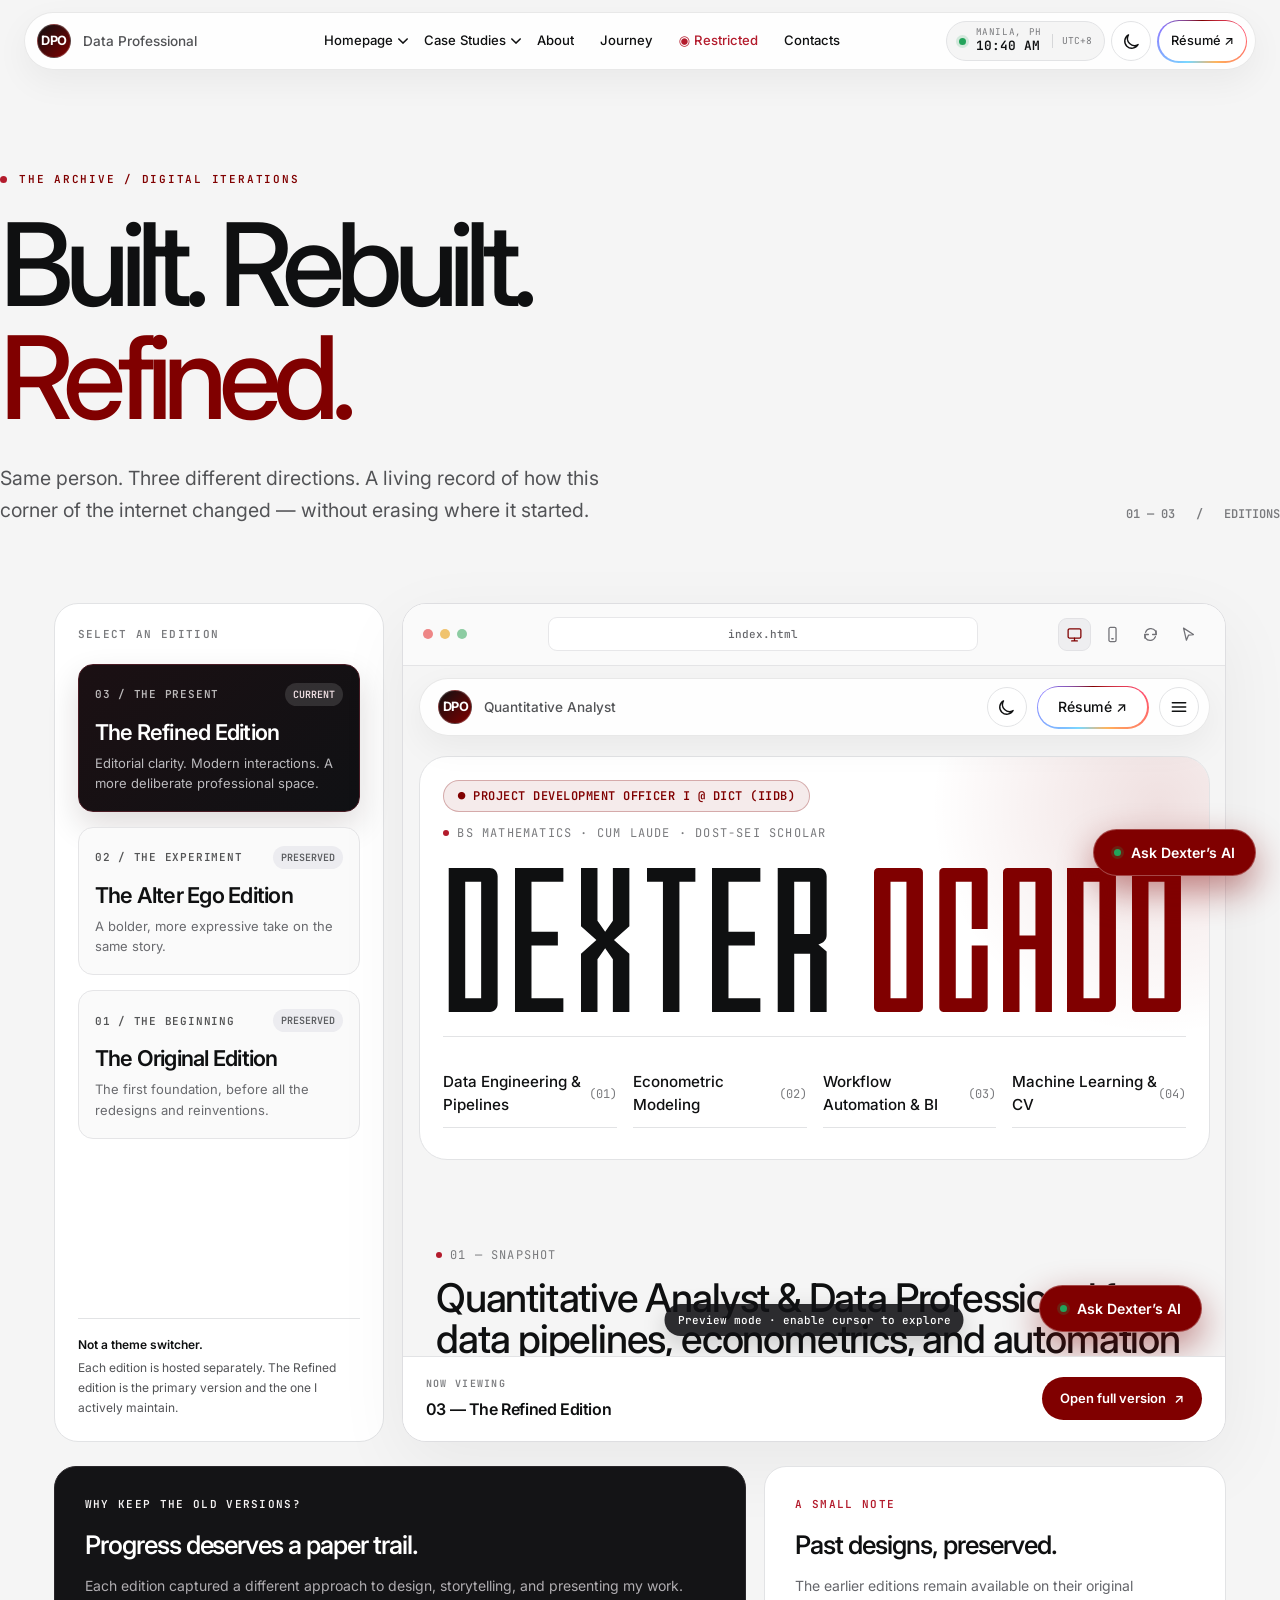
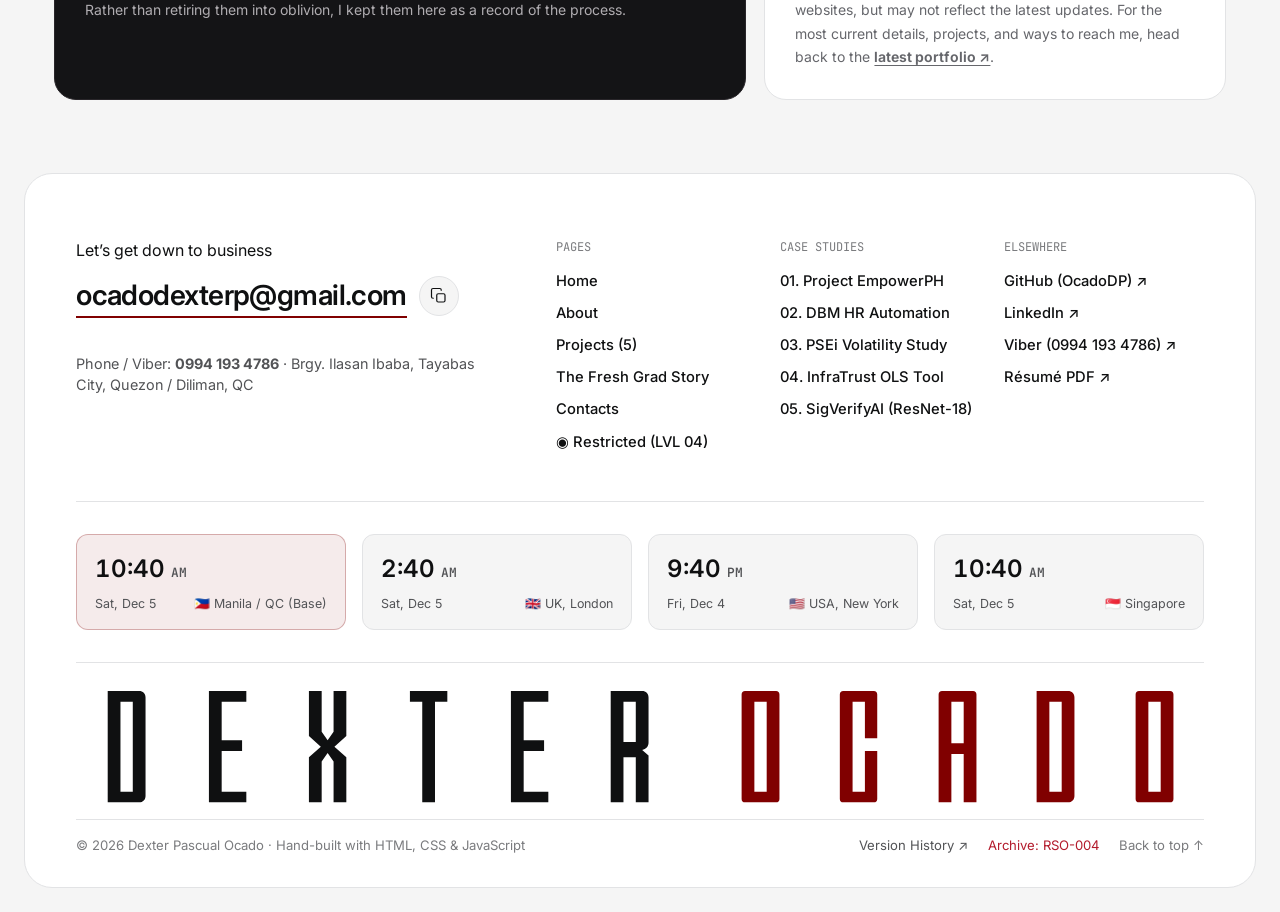
<file: version-history.html>
<!DOCTYPE html>
<html lang="en">
  <head>
    <meta charset="utf-8">
    <meta name="viewport" content="width=device-width, initial-scale=1">
    <meta name="theme-color" content="#800000">
    <meta name="description" content="Explore the evolution of Dexter Pascual Ocado's portfolio: the Original, Alter Ego, and current Refined edition.">
    <title>Version History — Dexter Pascual Ocado</title>
    <link rel="preconnect" href="https://fonts.googleapis.com">
    <link rel="preconnect" href="https://fonts.gstatic.com" crossorigin>
    <link href="https://fonts.googleapis.com/css2?family=Inter:wght@400;500;600;700;800&family=JetBrains+Mono:wght@400;500;600&display=swap" rel="stylesheet">
    <link rel="stylesheet" href="site-shared.css">
    <style>
      :root {
        --bg-paper: #f5f5f5;
        --bg-white: #fff;
        --ink: #0f1011;
        --grey-400: #525356;
        --grey-300: #7a7b7e;
        --grey-100: #e2e3e5;
        --maroon: #800000;
        --maroon-bright: #b31b2c;
        --maroon-soft: rgba(128,0,0,.07);
        --green: #22a35a;
        --font-sans: "Switzer", "Inter", system-ui, sans-serif;
        --font-mono: "JetBrains Mono", monospace;
      }


      main *,
      main *::before,
      main *::after {
        box-sizing: border-box;
        margin: 0;
        padding: 0;
      }


      html {
        scroll-behavior: smooth;
      }

      body {
        background: var(--bg-paper);
        color: var(--ink);
        font-family: var(--font-sans);
        line-height: 1.5;
        overflow-x: hidden;
      }

      main a {
        color: inherit;
        text-decoration: none;
      }

      main ul,
      main ol {
        list-style: none;
      }

      main button,
      main a {
        font: inherit;
      }

      main button {
        cursor: pointer;
      }

      @keyframes cc-ba {
        to {
          --cc-ba: 360deg;
        }
      }

      .button {
        position: relative;
        display: inline-flex;
        align-items: center;
        justify-content: center;
        border-radius: 999px;
        font-weight: 500;
        font-size: 0.9375rem;
        cursor: pointer;
        transition: transform 0.25s cubic-bezier(0.22, 1, 0.36, 1);
        isolation: isolate;
        border: none;
        background: transparent;
      }

      .button:active {
        transform: scale(0.97);
      }

      .button[data-cc-glow] {
        padding: 1.5px !important;
      }

      .button[data-cc-glow]::before, .button[data-cc-glow]::after {
        content: "";
        position: absolute;
        inset: 0;
        border-radius: inherit;
        z-index: 0;
        pointer-events: none;
        background: conic-gradient(from var(--cc-ba), #800000, #ff4d6d, #ffb35c, #7ad8ff, #8b7bff, #800000);
      }

      .button[data-cc-glow]::before {
        animation: cc-ba 6s linear infinite;
      }

      .button[data-cc-glow]::after {
        animation: cc-ba 1.6s linear infinite;
        opacity: 0;
        transition: opacity 0.35s ease;
      }

      .button[data-cc-glow]:hover::after, .button[data-cc-glow]:focus-visible::after {
        opacity: 1;
      }

      .button-in {
        position: relative;
        z-index: 1;
        display: inline-flex;
        align-items: center;
        justify-content: center;
        gap: 10px;
        padding: 0.78rem 1.45rem;
        border-radius: 999px;
        background: var(--ink);
        color: #fff;
        overflow: hidden;
        transition: background-color 0.25s ease, color 0.25s ease;
      }

      .button.is-light .button-in {
        background: var(--bg-white);
        color: var(--ink);
        border: 1px solid var(--grey-100);
      }

      .button[data-cc-glow].is-light .button-in {
        border: none;
      }

      .button.is-maroon .button-in {
        background: var(--maroon);
        color: #fff;
      }

      .vh-wrap {
        max-width: 1370px;
        margin: auto;
        padding: 0 clamp(18px,4.2vw,54px);
      }

      .vh-hero {
        padding: clamp(70px,8vw,116px) 0 44px;
      }

      .vh-overline {
        font: 600 11px var(--font-mono);
        letter-spacing: .16em;
        text-transform: uppercase;
        color: var(--maroon);
        display: flex;
        gap: 12px;
        align-items: center;
        margin-bottom: 22px;
      }

      .vh-overline::before {
        content: "";
        width: 7px;
        height: 7px;
        border-radius: 50%;
        background: var(--maroon-bright);
      }

      .vh-title {
        max-width: 1040px;
        margin: 0;
        font-weight: 500;
        letter-spacing: -.075em;
        line-height: .98;
        font-size: clamp(3.8rem,9vw,8.4rem);
      }

      .vh-title em {
        font-style: normal;
        color: var(--maroon);
      }

      .vh-hero-bottom {
        display: flex;
        justify-content: space-between;
        align-items: end;
        gap: 25px;
        margin-top: 28px;
      }

      .vh-lead {
        max-width: 625px;
        font-size: clamp(1rem,1.6vw,1.22rem);
        line-height: 1.65;
        color: var(--grey-400);
        margin: 0;
      }

      .vh-count {
        font: 600 12px var(--font-mono);
        color: var(--grey-300);
        white-space: nowrap;
        padding-bottom: 5px;
      }

      .vh-workspace {
        display: grid;
        grid-template-columns: minmax(245px,330px) minmax(0,1fr);
        gap: 18px;
        align-items: stretch;
        margin: 32px 0 24px;
      }

      .vh-selector {
        border: 1px solid var(--grey-100);
        background: #fff;
        border-radius: 24px;
        padding: 23px;
        display: flex;
        flex-direction: column;
        gap: 15px;
      }

      .vh-small-heading {
        font: 600 11px var(--font-mono);
        letter-spacing: .12em;
        color: var(--grey-300);
        text-transform: uppercase;
        margin: 0 0 8px;
      }

      .vh-version {
        width: 100%;
        text-align: left;
        background: #fafafa;
        border: 1px solid #e5e5e7;
        border-radius: 15px;
        padding: 18px 16px;
        transition: background .2s,border-color .2s,box-shadow .2s,transform .2s;
        color: var(--ink);
      }

      .vh-version:hover {
        transform: translateY(-2px);
        border-color: #c5b1b7;
      }

      .vh-version[aria-pressed="true"] {
        background: linear-gradient(135deg,#1b1013,#101114);
        color: white;
        border-color: #4b1c25;
        box-shadow: 0 14px 32px rgba(30,0,8,.14);
      }

      .vh-version-top {
        display: flex;
        align-items: center;
        justify-content: space-between;
        gap: 8px;
        margin-bottom: 13px;
      }

      .vh-num {
        font: 600 11px var(--font-mono);
        letter-spacing: .07em;
        opacity: .7;
      }

      .vh-status {
        font: 600 10px var(--font-mono);
        padding: 5px 8px;
        border-radius: 99px;
        background: #ececf0;
        color: #5b5d60;
      }

      .vh-version[aria-pressed="true"] .vh-status {
        background: rgba(255,255,255,.13);
        color: #f0dfe3;
      }

      .vh-version h2 {
        font-size: clamp(1.15rem,1.7vw,1.4rem);
        font-weight: 600;
        line-height: 1.2;
        letter-spacing: -.035em;
        margin: 0 0 8px;
      }

      .vh-version p {
        font-size: 13px;
        line-height: 1.55;
        margin: 0;
        color: #696a6e;
      }

      .vh-version[aria-pressed="true"] p {
        color: #bbbabd;
      }

      .vh-selector-note {
        margin-top: auto;
        border-top: 1px solid var(--grey-100);
        padding-top: 16px;
        color: var(--grey-400);
        font-size: 12px;
        line-height: 1.65;
      }

      .vh-selector-note strong {
        display: block;
        color: var(--ink);
        margin-bottom: 3px;
        font-weight: 600;
      }

      .vh-browser {
        min-width: 0;
        background: #fff;
        border: 1px solid #dedee1;
        border-radius: 24px;
        overflow: hidden;
        box-shadow: 0 22px 75px rgba(15,16,17,.055);
      }

      .vh-browser-bar {
        height: 62px;
        padding: 0 20px;
        display: flex;
        gap: 14px;
        align-items: center;
        justify-content: space-between;
        border-bottom: 1px solid #e4e4e6;
        background: #fafafa;
      }

      .vh-traffic {
        display: flex;
        gap: 7px;
        align-items: center;
        flex-shrink: 0;
      }

      .vh-traffic span {
        width: 10px;
        height: 10px;
        border-radius: 50%;
        background: #dedee1;
      }

      .vh-traffic span:first-child {
        background: #ee8686;
      }

      .vh-traffic span:nth-child(2) {
        background: #f0c36e;
      }

      .vh-traffic span:nth-child(3) {
        background: #8ccca2;
      }

      .vh-url {
        flex: 1;
        max-width: 430px;
        min-width: 0;
        border: 1px solid #e7e7e9;
        background: white;
        border-radius: 9px;
        padding: 9px 12px;
        text-align: center;
        white-space: nowrap;
        overflow: hidden;
        text-overflow: ellipsis;
        font: 500 11px var(--font-mono);
        color: #66676b;
      }

      .vh-tools {
        display: flex;
        gap: 5px;
        flex-shrink: 0;
      }

      .vh-tool {
        display: grid;
        place-items: center;
        width: 33px;
        height: 33px;
        border: 1px solid transparent;
        border-radius: 9px;
        color: #717176;
        background: transparent;
        transition: .2s;
      }

      .vh-tool:hover, .vh-tool[aria-pressed="true"] {
        background: #eeeef0;
        border-color: #e2e2e5;
        color: #800000;
      }

      .vh-tool svg {
        width: 17px;
        height: 17px;
        stroke: currentColor;
        stroke-width: 1.8;
        fill: none;
        stroke-linecap: round;
        stroke-linejoin: round;
      }

      .vh-stage {
        height: clamp(410px,56vw,690px);
        background: #e9e9eb;
        display: flex;
        align-items: stretch;
        justify-content: center;
        padding: 0;
        position: relative;
        overflow: hidden;
        transition: padding .28s;
      }

      .vh-stage.is-mobile {
        padding: 22px;
      }

      .vh-device {
        height: 100%;
        width: 100%;
        background: #fff;
        overflow: hidden;
        position: relative;
        transition: width .28s,border-radius .28s,box-shadow .28s;
        min-width: 0;
      }

      .vh-stage.is-mobile .vh-device {
        width: min(100%,390px);
        border-radius: 23px;
        box-shadow: 0 13px 36px rgba(0,0,0,.16);
        border: 5px solid #22242a;
      }

      .vh-device iframe {
        width: 100%;
        height: 100%;
        border: 0;
        display: block;
        background: white;
      }

      .vh-device iframe.is-peek {
        pointer-events: none;
      }

      .vh-interact-label {
        position: absolute;
        z-index: 2;
        left: 50%;
        bottom: 20px;
        transform: translateX(-50%);
        padding: 9px 13px;
        border-radius: 99px;
        background: rgba(16,17,20,.88);
        color: white;
        font: 500 11px var(--font-mono);
        pointer-events: none;
        white-space: nowrap;
        box-shadow: 0 8px 24px rgba(0,0,0,.18);
      }

      .vh-interact-label[hidden] {
        display: none;
      }

      .vh-preview-fallback {
        position: absolute;
        inset: 0;
        display: none;
        place-items: center;
        background: linear-gradient(135deg,#f9f7f7,#eee9eb);
        padding: 24px;
        z-index: 3;
        text-align: center;
      }

      .vh-preview-fallback.is-visible {
        display: grid;
      }

      .vh-preview-fallback strong {
        display: block;
        font-size: 20px;
        margin-bottom: 8px;
      }

      .vh-preview-fallback p {
        max-width: 390px;
        color: #666;
        line-height: 1.6;
      }

      .vh-preview-fallback a {
        color: #800000;
        text-decoration: underline;
        font-weight: 600;
      }

      .vh-browser-foot {
        display: flex;
        justify-content: space-between;
        gap: 18px;
        align-items: center;
        padding: 20px 23px;
        border-top: 1px solid var(--grey-100);
        background: #fff;
      }

      .vh-browser-meta {
        min-width: 0;
      }

      .vh-browser-meta span {
        display: block;
        font: 600 10px var(--font-mono);
        color: var(--grey-300);
        letter-spacing: .13em;
        margin-bottom: 7px;
      }

      .vh-browser-meta strong {
        font-size: 16px;
        font-weight: 600;
        letter-spacing: -.025em;
      }

      .vh-open {
        white-space: nowrap;
        border-radius: 99px;
        background: #800000;
        color: white;
        text-decoration: none;
        padding: 12px 18px;
        font-size: 13px;
        font-weight: 600;
        display: inline-flex;
        align-items: center;
        gap: 8px;
        transition: transform .2s,background .2s;
      }

      .vh-open:hover {
        background: #a01020;
        transform: translateY(-2px);
      }

      .vh-bottom {
        display: grid;
        grid-template-columns: 1.2fr .8fr;
        gap: 18px;
        margin-bottom: 32px;
      }

      .vh-note {
        padding: 30px;
        border: 1px solid var(--grey-100);
        border-radius: 22px;
        background: white;
      }

      .vh-note.dark {
        background: #141416;
        border-color: #29262a;
        color: white;
      }

      .vh-note .vh-kicker {
        font: 600 11px var(--font-mono);
        letter-spacing: .12em;
        color: var(--maroon-bright);
        text-transform: uppercase;
        margin: 0 0 15px;
      }

      .vh-note.dark .vh-kicker {
        color: #f5f3f3;
      }

      .vh-note h3 {
        font-size: clamp(1.25rem,2vw,1.65rem);
        font-weight: 550;
        letter-spacing: -.04em;
        margin: 0 0 10px;
      }

      .vh-note p {
        margin: 0;
        max-width: 660px;
        font-size: 14px;
        line-height: 1.7;
        color: #65666b;
      }

      .vh-note.dark p {
        color: #b0adb1;
      }

      .vh-inline-link {
        color: inherit;
        font-weight: 650;
        text-decoration: underline;
        text-underline-offset: 3px;
      }

      .vh-footer-gap {
        height: 1px;
      }

      @media (max-width:1050px) {
        .vh-workspace {
          grid-template-columns: 1fr;
        }

        .vh-selector {
          display: grid;
          grid-template-columns: repeat(3,minmax(0,1fr));
          gap: 12px;
        }

        .vh-small-heading, .vh-selector-note {
          grid-column: 1/-1;
        }

        .vh-selector-note {
          margin-top: 0;
        }

        .vh-version {
          padding: 15px;
        }

        .vh-version h2 {
          font-size: 1.15rem;
        }
      }

      @media (max-width:680px) {
        .vh-hero {
          padding-top: 65px;
        }

        .vh-title {
          font-size: clamp(3.5rem,15vw,6rem);
        }

        .vh-hero-bottom {
          align-items: start;
          flex-direction: column;
          gap: 12px;
        }

        .vh-workspace {
          margin-top: 24px;
        }

        .vh-selector {
          grid-template-columns: 1fr;
          gap: 9px;
          padding: 14px;
        }

        .vh-version {
          padding: 13px 15px;
        }

        .vh-version-top {
          margin-bottom: 6px;
        }

        .vh-version h2 {
          margin-bottom: 4px;
        }

        .vh-version p {
          font-size: 12px;
        }

        .vh-browser-bar {
          padding: 0 12px;
          height: 55px;
          gap: 8px;
        }

        .vh-traffic {
          gap: 4px;
        }

        .vh-traffic span {
          height: 7px;
          width: 7px;
        }

        .vh-url {
          font-size: 9px;
          padding: 7px;
        }

        .vh-tool {
          width: 30px;
          height: 30px;
        }

        .vh-tools {
          gap: 0;
        }

        .vh-stage {
          height: 540px;
        }

        .vh-stage.is-mobile {
          padding: 14px;
        }

        .vh-browser-foot {
          padding: 17px;
          align-items: start;
          flex-direction: column;
        }

        .vh-open {
          width: 100%;
          justify-content: center;
        }

        .vh-bottom {
          grid-template-columns: 1fr;
        }

        .vh-note {
          padding: 22px;
        }
      }

      @media (prefers-reduced-motion:reduce) {
        *, *::before, *::after {
          scroll-behavior: auto !important;
          transition: none !important;
        }
      }
    </style>
  </head>
  <body>
    <nav class="navbar" aria-label="Main navigation"></nav>

    <main id="main">
      <section class="vh-hero vh-wrap" aria-labelledby="vh-title">
        <div class="vh-overline">The archive / Digital iterations</div>
        <h1 id="vh-title" class="vh-title">Built. Rebuilt.<br><em>Refined.</em></h1>
        <div class="vh-hero-bottom">
          <p class="vh-lead">Same person. Three different directions. A living record of how this corner of the internet changed — without erasing where it started.</p>
          <span class="vh-count">01 — 03 &nbsp; / &nbsp; EDITIONS</span>
        </div>
      </section>

      <section class="vh-wrap" aria-label="Interactive portfolio version explorer">
        <div class="vh-workspace">
          <div class="vh-selector" aria-label="Choose a portfolio edition">
            <p class="vh-small-heading">Select an edition</p>
            <button type="button" class="vh-version" data-version="refined" aria-pressed="true">
              <span class="vh-version-top"><span class="vh-num">03 / THE PRESENT</span><span class="vh-status">CURRENT</span></span>
              <h2>The Refined Edition</h2>
              <p>Editorial clarity. Modern interactions. A more deliberate professional space.</p>
            </button>
            <button type="button" class="vh-version" data-version="alter" aria-pressed="false">
              <span class="vh-version-top"><span class="vh-num">02 / THE EXPERIMENT</span><span class="vh-status">PRESERVED</span></span>
              <h2>The Alter Ego Edition</h2>
              <p>A bolder, more expressive take on the same story.</p>
            </button>
            <button type="button" class="vh-version" data-version="original" aria-pressed="false">
              <span class="vh-version-top"><span class="vh-num">01 / THE BEGINNING</span><span class="vh-status">PRESERVED</span></span>
              <h2>The Original Edition</h2>
              <p>The first foundation, before all the redesigns and reinventions.</p>
            </button>
            <div class="vh-selector-note"><strong>Not a theme switcher.</strong>Each edition is hosted separately. The Refined edition is the primary version and the one I actively maintain.</div>
          </div>

          <div class="vh-browser">
            <div class="vh-browser-bar">
              <div class="vh-traffic" aria-hidden="true"><span></span><span></span><span></span></div>
              <div class="vh-url" id="vh-url" aria-live="polite">index.html</div>
              <div class="vh-tools">
                <button class="vh-tool" id="vh-desktop" aria-label="Desktop preview" aria-pressed="true" title="Desktop preview"><svg viewBox="0 0 24 24"><rect x="3" y="4" width="18" height="13" rx="2"/><path d="M8 21h8m-4-4v4"/></svg></button>
                <button class="vh-tool" id="vh-mobile" aria-label="Mobile preview" aria-pressed="false" title="Mobile preview"><svg viewBox="0 0 24 24"><rect x="7" y="2" width="10" height="20" rx="2"/><path d="M11 18h2"/></svg></button>
                <button class="vh-tool" id="vh-refresh" aria-label="Reload preview" title="Reload preview"><svg viewBox="0 0 24 24"><path d="M20 7v5h-5"/><path d="M4 17v-5h5"/><path d="M5 9a8 8 0 0 1 14-2l1 5M4 12l1 5a8 8 0 0 0 14-2"/></svg></button>
                <button class="vh-tool" id="vh-interact" aria-label="Enable interaction inside preview" aria-pressed="false" title="Toggle interactive preview"><svg viewBox="0 0 24 24"><path d="m5 3 14 9-7 1-3 7-4-17z"/></svg></button>
              </div>
            </div>
            <div class="vh-stage" id="vh-stage">
              <div class="vh-device">
                <iframe id="vh-frame" title="Live preview of The Refined Edition" src="index.html" loading="lazy" referrerpolicy="strict-origin-when-cross-origin"></iframe>
                <div class="vh-preview-fallback" id="vh-fallback" role="status">
                  <div><strong>Preview isn't available yet.</strong><p>Make sure this edition's archived files are in the correct folder. You can still try opening it directly.</p><a id="vh-fallback-link" href="index.html" target="_blank" rel="noopener">Open this edition ↗</a></div>
                </div>
              </div>
              <div class="vh-interact-label" id="vh-interact-label">Preview mode · enable cursor to explore</div>
            </div>
            <div class="vh-browser-foot">
              <div class="vh-browser-meta"><span>NOW VIEWING</span><strong id="vh-active-name">03 — The Refined Edition</strong></div>
              <a class="vh-open" id="vh-open" href="index.html" target="_blank" rel="noopener">Open full version <span aria-hidden="true">↗</span></a>
            </div>
          </div>
        </div>

        <div class="vh-bottom">
          <div class="vh-note dark">
            <p class="vh-kicker">Why keep the old versions?</p>
            <h3>Progress deserves a paper trail.</h3>
            <p>Each edition captured a different approach to design, storytelling, and presenting my work. Rather than retiring them into oblivion, I kept them here as a record of the process.</p>
          </div>
          <div class="vh-note">
            <p class="vh-kicker">A small note</p>
            <h3>Past designs, preserved.</h3>
            <p>The earlier editions remain available on their original websites, but may not reflect the latest updates. For the most current details, projects, and ways to reach me, head back to the <a class="vh-inline-link" href="index.html">latest portfolio ↗</a>.</p>
          </div>
        </div>
      </section>
      <div class="vh-footer-gap" aria-hidden="true"></div>
    </main>
    <footer id="site-footer" class="padding-global is-tiny"></footer>

    <script>
      (() => {
        'use strict';
        const editions = {
          refined: { name:'03 — The Refined Edition', title:'The Refined Edition', src:'index.html' },
          alter: { name:'02 — The Alter Ego Edition', title:'The Alter Ego Edition', src:'https://ocadodp.github.io/portfolio-alterego/alterego.html', open:'https://ocadodp.github.io/portfolio-alterego/' },
          original: { name:'01 — The Original Edition', title:'The Original Edition', src:'https://ocadodp.github.io/portfolio_old/' }
        };
        const frame = document.getElementById('vh-frame');
        const stage = document.getElementById('vh-stage');
        const fallback = document.getElementById('vh-fallback');
        const fallbackLink = document.getElementById('vh-fallback-link');
        const interactButton = document.getElementById('vh-interact');
        const interactLabel = document.getElementById('vh-interact-label');
        const buttons = [...document.querySelectorAll('[data-version]')];
        let selected = 'refined';
        let interactive = false;
        function updateInteractivity() {
          frame.classList.toggle('is-peek', !interactive);
          interactButton.setAttribute('aria-pressed', String(interactive));
          interactButton.setAttribute('aria-label', interactive ? 'Disable interaction inside preview' : 'Enable interaction inside preview');
          interactButton.title = interactive ? 'Switch to preview-only mode' : 'Enable interactive preview';
          interactLabel.hidden = interactive;
        }
        function showEdition(key) {
          const data = editions[key]; if (!data) return;
          selected = key;
          buttons.forEach(btn => btn.setAttribute('aria-pressed', String(btn.dataset.version === key)));
          document.getElementById('vh-url').textContent = data.src;
          document.getElementById('vh-active-name').textContent = data.name;
          document.getElementById('vh-open').href = data.open || data.src;
          fallbackLink.href = data.open || data.src;
          fallback.classList.remove('is-visible');
          frame.title = `Live preview of ${data.title}`;
          frame.src = data.src;
          interactive = false; updateInteractivity();
        }
        buttons.forEach(btn => btn.addEventListener('click', () => showEdition(btn.dataset.version)));
        function setDevice(mobile) {
          stage.classList.toggle('is-mobile', mobile);
          document.getElementById('vh-desktop').setAttribute('aria-pressed', String(!mobile));
          document.getElementById('vh-mobile').setAttribute('aria-pressed', String(mobile));
        }
        document.getElementById('vh-desktop').addEventListener('click', () => setDevice(false));
        document.getElementById('vh-mobile').addEventListener('click', () => setDevice(true));
        document.getElementById('vh-refresh').addEventListener('click', () => { fallback.classList.remove('is-visible'); frame.src = editions[selected].src; });
        interactButton.addEventListener('click', () => { interactive = !interactive; updateInteractivity(); });
        frame.addEventListener('error', () => fallback.classList.add('is-visible'));
        updateInteractivity();
      })();
    </script>
    <script src="site-shared.js"></script>
  </body>
</html>
</file>
<file: site-shared.css>
@font-face {
  font-family: "Switzer";
  src: url("https://cdn.prod.website-files.com/69f9c76884333229e651e7bc/69f9c76f84333229e651ea81_Switzer-Variable.woff2") format("woff2");
  font-weight: 100 900;
  font-style: normal;
  font-display: swap;
}

:root {
  --bg-paper: #f5f5f5;
  --bg-white: #ffffff;
  --bg-dark: #0f1011;
  --bg-dark-card: #141517;
  --bg-dark-elevated: #1b1c1f;
  --ink: #0f1011;
  --grey-400: #525356;
  --grey-300: #7a7b7e;
  --grey-250: #a0a1a5;
  --grey-100: #e2e3e5;
  --maroon: #800000;
  --maroon-bright: #b31b2c;
  --maroon-glow: #b31b2c;
  --maroon-soft: rgba(128, 0, 0, 0.08);
  --maroon-border: rgba(128, 0, 0, 0.28);
  --amber: #ffb35c;
  --cyan: #7ad8ff;
  --violet: #8b7bff;
  --green: #22a35a;
  --radius-xs: 8px;
  --radius-sm: 12px;
  --radius-md: 20px;
  --radius-lg: 28px;
  --font-sans: "Switzer", "Inter", -apple-system, BlinkMacSystemFont, sans-serif;
  --font-mono: "JetBrains Mono", monospace;
}

*, *::before, *::after {
  box-sizing: border-box;
}

html {
  scroll-behavior: smooth;
  -webkit-text-size-adjust: 100%;
}

body {
  margin: 0;
}

a {
  color: inherit;
  text-decoration: none;
}

button, input, textarea, select {
  font: inherit;
}

button {
  cursor: pointer;
}

img, video, iframe {
  max-width: 100%;
}

.padding-global {
  padding-inline: clamp(1.25rem, 4vw, 3.5rem);
}

.padding-global.is-tiny {
  padding-inline: clamp(0.75rem, 2vw, 1.5rem);
}

.container-large {
  max-width: 1360px;
  width: 100%;
  margin-inline: auto;
}

#site-footer {
  width: 100%;
}

#site-footer .section_footer {
  max-width: 100%;
}

@property --cc-ba {
  syntax: "<angle>";
  initial-value: 0deg;
  inherits: false;
}

@keyframes cc-ba {
  to {
    --cc-ba: 360deg;
  }
}

:where(a, button, input, textarea, select):focus-visible {
  outline: 2px solid var(--maroon-bright);
  outline-offset: 4px;
}

.navbar {
  position: sticky !important;
  top: 12px !important;
  z-index: 1100 !important;
  margin: 12px auto 0 !important;
  width: 100% !important;
  font-family: var(--font-sans) !important;
  line-height: 1.5 !important;
  transform: translateY(0);
  opacity: 1;
  transition: transform 0.65s cubic-bezier(0.22, 1, 0.36, 1),
  opacity 0.45s ease !important;
  will-change: transform, opacity;
}

.navbar.is-hidden {
  transform: translateY(calc(-100% - 30px)) !important;
  opacity: 0 !important;
  pointer-events: none !important;
}

.site-menu-toggle,
.site-mobile-resume {
  display: none !important;
}

.sec-topbar {
  position: relative !important;
  top: auto !important;
  z-index: 800 !important;
  margin-top: 12px !important;
}

.navbar .padding-global.is-tiny {
  padding-left: clamp(0.75rem, 2vw, 1.5rem) !important;
  padding-right: clamp(0.75rem, 2vw, 1.5rem) !important;
}

.navbar .container-large {
  max-width: 1360px !important;
  margin: 0 auto !important;
  width: 100% !important;
}

.navbar_component {
  height: 58px !important;
  min-height: 58px !important;
  max-height: 58px !important;
  background: rgba(255, 255, 255, 0.88) !important;
  backdrop-filter: blur(18px) !important;
  -webkit-backdrop-filter: blur(18px) !important;
  border: 1px solid rgba(15, 16, 17, 0.09) !important;
  border-radius: 999px !important;
  padding: 0 10px 0 18px !important;
  display: flex !important;
  align-items: center !important;
  justify-content: space-between !important;
  gap: 16px !important;
  box-shadow: 0 12px 34px rgba(15, 16, 17, 0.05) !important;
}

body.is-restricted-page .navbar_component {
  background: rgba(18, 19, 23, 0.88) !important;
  border-color: rgba(128, 0, 0, 0.28) !important;
  color: #fff !important;
}

.navbar-logo_wr {
  display: flex !important;
  align-items: center !important;
  gap: 12px !important;
  width: 235px !important;
  min-width: 235px !important;
  max-width: 235px !important;
  height: 100% !important;
  flex-shrink: 0 !important;
}

.logo-mark {
  width: 34px !important;
  height: 34px !important;
  border-radius: 50% !important;
  background: linear-gradient(135deg, #0f1011 0%, #800000 100%) !important;
  color: #fff !important;
  display: grid !important;
  place-items: center !important;
  font-weight: 700 !important;
  font-size: 0.8rem !important;
  letter-spacing: -0.03em !important;
  flex-shrink: 0 !important;
  border: 1px solid rgba(255, 255, 255, 0.22) !important;
  transition: transform 0.35s cubic-bezier(0.34, 1.56, 0.64, 1) !important;
}

.navbar-logo_wr:hover .logo-mark {
  transform: rotate(-8deg) scale(1.08) !important;
}

.navbar_logo-anim {
  position: relative !important;
  height: 20px !important;
  width: 185px !important;
  min-width: 185px !important;
  overflow: hidden !important;
  display: flex !important;
  align-items: center !important;
  font-size: 0.85rem !important;
  font-weight: 500 !important;
  color: #525356 !important;
  flex-shrink: 0 !important;
}

body.is-restricted-page .navbar_logo-anim {
  color: #a0a1a5 !important;
}

.navbar_logo-anim_text {
  position: absolute !important;
  left: 0 !important;
  top: 0 !important;
  line-height: 20px !important;
  white-space: nowrap !important;
  opacity: 0;
  transform: translateY(100%);
  transition: transform 0.5s cubic-bezier(0.22, 1, 0.36, 1), opacity 0.4s ease;
}

.navbar_logo-anim_text.is-active {
  opacity: 1;
  transform: translateY(0);
}

.navbar_links {
  display: flex !important;
  align-items: center !important;
  justify-content: center !important;
  height: 100% !important;
  flex: 1 1 auto !important;
}

.navbar_links-wrap {
  display: flex !important;
  align-items: center !important;
  gap: 24px !important;
}

.navbar_link {
  position: relative !important;
  font-size: 0.9rem !important;
  font-weight: 500 !important;
  color: #0f1011 !important;
  padding: 6px 2px !important;
  display: inline-flex !important;
  align-items: center !important;
  gap: 5px !important;
  white-space: nowrap !important;
  line-height: 1.2 !important;
}

body.is-restricted-page .navbar_link {
  color: #f5f5f5 !important;
}

.button_texts,
.nav_link-texts {
  position: relative !important;
  display: inline-flex !important;
  flex-direction: column !important;
  overflow: hidden !important;
  line-height: 1.2 !important;
  height: 1.2em !important;
  vertical-align: middle !important;
}

.button_text._1,
.button_text._2,
.nav_link-text._1,
.nav_link-text._2 {
  display: block !important;
  line-height: 1.2 !important;
  white-space: nowrap !important;
  transition: transform 0.4s cubic-bezier(0.22, 1, 0.36, 1) !important;
}

.button_text._2,
.nav_link-text._2 {
  position: absolute !important;
  top: 100% !important;
  left: 0 !important;
  width: 100% !important;
}

.nav_link-text._2 {
  color: #b31b2c !important;
}

.button:hover .button_text._1,
.button:hover .button_text._2,
.navbar_link:hover .nav_link-text._1,
.navbar_link:hover .nav_link-text._2 {
  transform: translateY(-100%) !important;
}

.nav_link-dot {
  width: 5px !important;
  height: 5px !important;
  border-radius: 50% !important;
  background: #b31b2c !important;
  transform: scale(0) !important;
  transition: transform 0.25s ease !important;
}

.navbar_link:hover .nav_link-dot,
.navbar_link.w--current .nav_link-dot {
  transform: scale(1) !important;
}

.nav-dropdown {
  position: relative !important;
  display: inline-flex !important;
  align-items: center !important;
}

.nav-dropdown-menu {
  position: absolute !important;
  top: calc(100% + 8px) !important;
  left: -12px !important;
  background: #ffffff !important;
  border: 1px solid #e2e3e5 !important;
  border-radius: 12px !important;
  padding: 8px !important;
  min-width: 265px !important;
  box-shadow: 0 22px 48px rgba(15, 16, 17, 0.12) !important;
  opacity: 0 !important;
  visibility: hidden !important;
  transform: translateY(10px) scale(0.98) !important;
  transition: all 0.22s cubic-bezier(0.22, 1, 0.36, 1) !important;
  z-index: 1200 !important;
}

.nav-dropdown:hover .nav-dropdown-menu {
  opacity: 1 !important;
  visibility: visible !important;
  transform: translateY(0) scale(1) !important;
}

.dropdown-item {
  display: flex !important;
  align-items: center !important;
  justify-content: space-between !important;
  padding: 9px 12px !important;
  border-radius: 8px !important;
  font-size: 0.84rem !important;
  font-weight: 500 !important;
  color: #0f1011 !important;
  transition: background 0.15s ease, color 0.15s ease, transform 0.15s ease !important;
}

.dropdown-item:hover {
  background: rgba(128, 0, 0, 0.08) !important;
  color: #800000 !important;
  transform: translateX(3px) !important;
}

.dropdown-tag {
  font-family: var(--font-mono) !important;
  font-size: 0.68rem !important;
  color: #7a7b7e !important;
}

.navbar-live-clock {
  display: inline-flex;
  align-items: center;
  flex-shrink: 0;
  gap: 10px;
  min-height: 40px;
  padding: 5px 12px;
  border: 1px solid var(--grey-100);
  border-radius: 999px;
  background: var(--bg-paper);
  color: var(--ink);
  white-space: nowrap;
}

.clock-live-indicator {
  width: 7px;
  height: 7px;
  flex-shrink: 0;
  border-radius: 50%;
  background: var(--green);
  box-shadow: 0 0 0 3px rgba(34, 163, 90, .16);
}

.navbar-clock-info {
  display: flex;
  flex-direction: column;
  gap: 2px;
  min-width: 0;
}

.navbar-clock-location {
  color: var(--grey-300);
  font-family: var(--font-mono);
  font-size: .58rem;
  letter-spacing: .07em;
  line-height: 1;
}

.navbar-clock-time {
  color: var(--ink);
  font-family: var(--font-mono);
  font-size: .8rem;
  font-weight: 600;
  font-variant-numeric: tabular-nums;
  line-height: 1.15;
}

.navbar-clock-zone {
  padding-left: 9px;
  border-left: 1px solid #d6d7d9;
  color: var(--grey-300);
  font-family: var(--font-mono);
  font-size: .6rem;
}

body.is-restricted-page .navbar-live-clock {
  background: #181a20;
  border-color: rgba(255,255,255,.12);
}

body.is-restricted-page .navbar-clock-time {
  color: #fff;
}

body.is-restricted-page .navbar-clock-zone {
  border-color: rgba(255,255,255,.15);
}

@media (max-width: 1000px) {
  .navbar .navbar-live-clock {
    display: none;
  }
}

.navbar_contact {
  display: flex !important;
  align-items: center !important;
  gap: 10px !important;
  flex-shrink: 0 !important;
}

.navbar_talk-to {
  display: flex !important;
  align-items: center !important;
  gap: 10px !important;
  height: 40px !important;
  padding: 4px 12px 4px 4px !important;
  border-radius: 999px !important;
  background: #f5f5f5 !important;
  border: 1px solid #e2e3e5 !important;
  color: #0f1011 !important;
  white-space: nowrap !important;
  flex-shrink: 0 !important;
  transition: border-color 0.25s ease, transform 0.25s ease !important;
}

body.is-restricted-page .navbar_talk-to {
  background: #181a20 !important;
  border-color: rgba(255, 255, 255, 0.12) !important;
  color: #fff !important;
}

.navbar_talk-to:hover {
  border-color: rgba(128, 0, 0, 0.28) !important;
  transform: translateY(-1px) !important;
}

.navbar_avatar {
  width: 32px !important;
  height: 32px !important;
  border-radius: 50% !important;
  background: #800000 !important;
  color: #fff !important;
  font-size: 0.75rem !important;
  font-weight: 600 !important;
  display: grid !important;
  place-items: center !important;
  flex-shrink: 0 !important;
}

.navbar_contact-texts {
  display: flex !important;
  flex-direction: column !important;
  line-height: 1.15 !important;
  white-space: nowrap !important;
}

.nav_contact-name-row {
  display: flex !important;
  align-items: center !important;
  gap: 6px !important;
  font-size: 0.8rem !important;
  font-weight: 600 !important;
  white-space: nowrap !important;
}

.online-dot {
  width: 7px !important;
  height: 7px !important;
  border-radius: 50% !important;
  background: #22a35a !important;
  box-shadow: 0 0 0 3px rgba(34, 163, 90, 0.2) !important;
  flex-shrink: 0 !important;
}

.nav_contact-role {
  font-size: 0.7rem !important;
  color: #7a7b7e !important;
  white-space: nowrap !important;
}

body.is-restricted-page .nav_contact-role {
  color: #a0a1a5 !important;
}

.navbar_contact .button {
  flex-shrink: 0 !important;
  white-space: nowrap !important;
}

.navbar_contact .button .button-in {
  height: 40px !important;
  padding: 0 1.25rem !important;
  font-size: 0.88rem !important;
  white-space: nowrap !important;
  display: inline-flex !important;
  align-items: center !important;
  justify-content: center !important;
  background: #ffffff !important;
  color: #0f1011 !important;
}

body.is-restricted-page .navbar_contact .button .button-in {
  background: #141519 !important;
  color: #ffffff !important;
}

.mobile-menu-toggle {
  display: none;
  width: 40px;
  height: 40px;
  border-radius: 50%;
  border: 1px solid #e2e3e5;
  background: #ffffff;
  color: #0f1011;
  align-items: center;
  justify-content: center;
  cursor: pointer;
}

.mobile-drawer {
  position: fixed;
  inset: 0;
  background: rgba(15, 16, 17, 0.96);
  backdrop-filter: blur(20px);
  z-index: 2500;
  display: none;
  flex-direction: column;
  justify-content: space-between;
  padding: 28px;
  color: #fff;
}

.mobile-drawer.open {
  display: flex;
}

.mobile-drawer-links {
  display: flex;
  flex-direction: column;
  gap: 16px;
  font-size: 1.75rem;
  font-weight: 500;
}

.mobile-drawer-links a:hover {
  color: #b31b2c;
}

.reveal-up {
  opacity: 0;
  transform: translateY(28px);
  transition: opacity 0.7s cubic-bezier(0.22, 1, 0.36, 1), transform 0.7s cubic-bezier(0.22, 1, 0.36, 1);
  will-change: opacity, transform;
}

.reveal-up.is-visible {
  opacity: 1;
  transform: translateY(0);
}

.works_card, .dx-trust-item, .dx-ph-card, .ct-card, .snapshot-card, .sol-card, .app-card, .math-stage-card, .lore-card, .sim-card, .takeaway-card, .funnel-card {
  position: relative;
  transition: transform 0.38s cubic-bezier(0.22, 1, 0.36, 1), box-shadow 0.38s ease, border-color 0.3s ease !important;
}

.dx-trust-item:hover, .sol-card:hover, .app-card:hover, .math-stage-card:hover, .lore-card:hover, .takeaway-card:hover, .funnel-card:hover {
  transform: translateY(-5px);
  box-shadow: 0 18px 40px rgba(128, 0, 0, 0.08);
  border-color: rgba(128, 0, 0, 0.28) !important;
}

.ai-widget-toggle {
  position: fixed !important;
  bottom: 24px !important;
  right: 24px !important;
  z-index: 1500 !important;
  background: #800000 !important;
  color: #fff !important;
  border: 1px solid rgba(255, 255, 255, 0.28) !important;
  border-radius: 999px !important;
  padding: 12px 20px !important;
  font-family: var(--font-sans) !important;
  font-size: 0.88rem !important;
  font-weight: 600 !important;
  display: flex !important;
  align-items: center !important;
  gap: 10px !important;
  cursor: pointer !important;
  box-shadow: 0 14px 36px rgba(128, 0, 0, 0.48) !important;
  transition: transform 0.25s cubic-bezier(0.34, 1.56, 0.64, 1), background 0.25s ease !important;
}

.ai-widget-toggle:hover {
  transform: translateY(-4px) scale(1.03) !important;
  background: #b31b2c !important;
}

.scroll-top-btn {
  position: fixed !important;
  bottom: 24px !important;
  left: 24px !important;
  width: 44px !important;
  height: 44px !important;
  border-radius: 50% !important;
  background: #ffffff !important;
  color: #0f1011 !important;
  border: 1px solid #e2e3e5 !important;
  box-shadow: 0 10px 25px rgba(15, 16, 17, 0.1) !important;
  display: grid !important;
  place-items: center !important;
  cursor: pointer !important;
  z-index: 1400 !important;
  opacity: 0;
  pointer-events: none;
  transform: translateY(12px);
  transition: all 0.3s cubic-bezier(0.22, 1, 0.36, 1) !important;
}

.scroll-top-btn.visible {
  opacity: 1;
  pointer-events: auto;
  transform: translateY(0);
}

.scroll-top-btn:hover {
  background: #800000 !important;
  color: #fff !important;
  border-color: #800000 !important;
}

.ai-chat-window {
  position: fixed !important;
  bottom: 82px !important;
  right: 24px !important;
  width: min(390px, calc(100vw - 32px)) !important;
  height: 510px !important;
  background: #0f1011 !important;
  color: #fff !important;
  border: 1px solid rgba(255, 255, 255, 0.16) !important;
  border-radius: 20px !important;
  box-shadow: 0 28px 70px rgba(0, 0, 0, 0.6) !important;
  z-index: 1600 !important;
  display: none;
  flex-direction: column !important;
  overflow: hidden !important;
}

.ai-chat-window.open {
  display: flex !important;
  animation: popChat 0.3s cubic-bezier(0.22, 1, 0.36, 1) both;
}

@keyframes popChat {
  from {
    opacity: 0;
    transform: translateY(16px) scale(0.96);
  }

  to {
    opacity: 1;
    transform: translateY(0) scale(1);
  }
}

.ai-chat-header {
  padding: 14px 18px !important;
  background: linear-gradient(90deg, #800000, #2b080d) !important;
  display: flex !important;
  justify-content: space-between !important;
  align-items: center !important;
  border-bottom: 1px solid rgba(255, 255, 255, 0.1) !important;
}

.ai-chat-header b {
  font-size: 0.92rem !important;
  display: block !important;
  color: #fff !important;
}

.ai-chat-header span {
  font-size: 0.7rem !important;
  color: rgba(255,255,255,0.75) !important;
  font-family: var(--font-mono) !important;
}

.ai-chat-close {
  background: transparent !important;
  border: none !important;
  color: #fff !important;
  font-size: 1.3rem !important;
  cursor: pointer !important;
}

.ai-chat-messages {
  flex: 1 !important;
  padding: 16px !important;
  overflow-y: auto !important;
  display: flex !important;
  flex-direction: column !important;
  gap: 10px !important;
  font-size: 0.86rem !important;
}

.ai-msg {
  padding: 10px 14px !important;
  border-radius: 14px !important;
  max-width: 88% !important;
  line-height: 1.45 !important;
}

.ai-msg.bot {
  background: #1d1f24 !important;
  color: #e4e4e7 !important;
  align-self: flex-start !important;
  border-bottom-left-radius: 4px !important;
}

.ai-msg.user {
  background: #800000 !important;
  color: #fff !important;
  align-self: flex-end !important;
  border-bottom-right-radius: 4px !important;
}

.ai-quick-chips {
  display: flex !important;
  gap: 6px !important;
  padding: 8px 14px !important;
  overflow-x: auto !important;
  border-top: 1px solid rgba(255, 255, 255, 0.08) !important;
  background: #141517 !important;
}

.ai-chip {
  font-size: 0.72rem !important;
  font-family: var(--font-mono) !important;
  padding: 5px 10px !important;
  border-radius: 99px !important;
  background: rgba(255, 255, 255, 0.06) !important;
  color: #a0a1a5 !important;
  border: 1px solid rgba(255, 255, 255, 0.1) !important;
  white-space: nowrap !important;
  cursor: pointer !important;
}

.ai-chip:hover {
  background: #800000 !important;
  color: #fff !important;
}

.ai-chat-input-row {
  display: flex !important;
  padding: 10px !important;
  background: #141517 !important;
  border-top: 1px solid rgba(255, 255, 255, 0.1) !important;
  gap: 8px !important;
}

.ai-chat-input-row input {
  flex: 1 !important;
  background: #0f1011 !important;
  border: 1px solid rgba(255, 255, 255, 0.15) !important;
  border-radius: 99px !important;
  padding: 8px 14px !important;
  color: #fff !important;
  font-size: 0.85rem !important;
  outline: none !important;
}

.ai-chat-input-row button {
  background: #800000 !important;
  color: #fff !important;
  border: none !important;
  border-radius: 99px !important;
  padding: 8px 16px !important;
  font-weight: 600 !important;
  font-size: 0.82rem !important;
  cursor: pointer !important;
}

.section_footer {
  background: #ffffff;
  border: 1px solid #e2e3e5;
  border-radius: 28px;
  padding: clamp(2.5rem, 5vw, 4rem) clamp(1.5rem, 4vw, 3.5rem) 2rem;
  margin-top: 40px;
  margin-bottom: 24px;
  color: #0f1011;
}

body.is-restricted-page .section_footer {
  background: #121317;
  border-color: rgba(255, 255, 255, 0.1);
  color: #fff;
}

.footer-top-grid {
  display: grid;
  grid-template-columns: 1.2fr 1.8fr;
  gap: 48px;
  padding-bottom: 48px;
  border-bottom: 1px solid #e2e3e5;
}

body.is-restricted-page .footer-top-grid {
  border-color: rgba(255, 255, 255, 0.1);
}

.email-copy-row {
  display: inline-flex;
  align-items: center;
  gap: 12px;
  margin: 12px 0 20px;
  flex-wrap: wrap;
}

.email-big-link {
  font-size: clamp(1.25rem, 2.2vw, 1.85rem);
  font-weight: 600;
  letter-spacing: -0.02em;
  border-bottom: 2px solid #800000;
}

.copy-icon {
  width: 40px;
  height: 40px;
  border-radius: 50%;
  border: 1px solid #e2e3e5;
  background: #f5f5f5;
  color: #0f1011;
  display: grid;
  place-items: center;
  cursor: pointer;
  position: relative;
  transition: transform 0.25s ease;
}

.copy-icon:hover {
  transform: scale(1.08);
}

.copy-tooltip {
  position: absolute;
  top: -34px;
  background: #800000;
  color: #fff;
  font-size: 0.7rem;
  padding: 4px 8px;
  border-radius: 6px;
  opacity: 0;
  pointer-events: none;
  transition: opacity 0.2s ease;
}

.copy-icon.active .copy-tooltip {
  opacity: 1;
}

.footer-links-cols {
  display: grid;
  grid-template-columns: repeat(3, 1fr);
  gap: 24px;
}

.footer-col-title {
  font-family: var(--font-mono);
  font-size: 0.75rem;
  text-transform: uppercase;
  color: #7a7b7e;
  margin-bottom: 14px;
}

.footer-links-list {
  display: flex;
  flex-direction: column;
  gap: 10px;
}

.footer_link {
  font-size: 0.92rem;
  font-weight: 500;
  transition: color 0.2s ease, transform 0.2s ease;
  display: inline-flex;
  align-items: center;
  gap: 6px;
}

.footer_link:hover {
  color: #b31b2c;
  transform: translateX(4px);
}

.footer-clocks {
  display: grid;
  grid-template-columns: repeat(4, 1fr);
  gap: 16px;
  padding: 32px 0;
  border-bottom: 1px solid #e2e3e5;
}

body.is-restricted-page .footer-clocks {
  border-color: rgba(255, 255, 255, 0.1);
}

.timer-card {
  background: #f5f5f5;
  border: 1px solid #e2e3e5;
  border-radius: 12px;
  padding: 16px 18px;
  color: #0f1011;
}

body.is-restricted-page .timer-card {
  background: #181a20;
  border-color: rgba(255, 255, 255, 0.08);
  color: #fff;
}

.timer-card.is-manila {
  border-color: rgba(128, 0, 0, 0.28);
  background: rgba(128, 0, 0, 0.08);
}

.timer-row {
  display: flex;
  align-items: baseline;
  gap: 6px;
  font-size: 1.5rem;
  font-weight: 600;
  font-variant-numeric: tabular-nums;
}

.time-pm {
  font-size: 0.8rem;
  font-family: var(--font-mono);
  color: #525356;
  text-transform: uppercase;
}

.timer-meta {
  margin-top: 8px;
  font-size: 0.78rem;
  color: #525356;
  display: flex;
  justify-content: space-between;
}

.footer-wordmark {
  padding: 28px 0 16px;
  user-select: none;
  overflow: hidden;
}

.footer-wordmark .footer-logo-lockup {
  width: min(100%, 1120px);
  margin: 0 auto;
  display: flex;
  justify-content: space-between;
  align-items: stretch;
  gap: clamp(0.85rem, 3vw, 3.25rem);
}

.footer-wordmark .logo-word {
  display: flex;
  align-items: stretch;
  gap: clamp(3px, 0.58vw, 9px);
}

.footer-wordmark .logo-word.is-1 {
  flex: 6.15;
  color: var(--ink);
}

.footer-wordmark .logo-word.is-2 {
  flex: 5;
  color: var(--maroon);
}

body.is-restricted-page .footer-wordmark .logo-word.is-1 {
  color: #ffffff;
}

body.is-restricted-page .footer-wordmark .logo-word.is-2 {
  color: #800000;
}

.footer-wordmark .logo-letter {
  flex: 1;
  width: 100%;
  height: clamp(54px, 8.7vw, 124px);
  display: block;
  transition: transform 0.32s cubic-bezier(0.22, 1, 0.36, 1), color 0.22s ease;
}

.footer-wordmark .logo-word.is-1 .logo-letter:hover {
  color: var(--maroon);
  transform: translateY(-5px);
}

.footer-wordmark .logo-word.is-2 .logo-letter:hover {
  color: var(--ink);
  transform: translateY(-5px);
}

body.is-restricted-page .footer-wordmark .logo-word.is-2 .logo-letter:hover {
  color: #ffffff;
}

.footer-contact-card {
  display: inline-flex !important;
  align-items: center !important;
  gap: 14px !important;
  width: min(100%, 520px);
  min-height: 76px;
  padding: 9px 18px 9px 9px !important;
  border-radius: 999px !important;
  background: linear-gradient(180deg, #fafafa 0%, #f2f2f3 100%) !important;
  border: 1px solid #d9dbdf !important;
  box-shadow: inset 0 1px 0 rgba(255,255,255,0.82), 0 10px 24px rgba(15, 16, 17, 0.05) !important;
  color: #0f1011 !important;
  white-space: normal !important;
}

.footer-contact-card:hover {
  transform: translateY(-2px) !important;
  border-color: rgba(128, 0, 0, 0.28) !important;
  box-shadow: inset 0 1px 0 rgba(255,255,255,0.82), 0 14px 28px rgba(15, 16, 17, 0.08) !important;
}

body.is-restricted-page .footer-contact-card {
  background: linear-gradient(180deg, #16181d 0%, #121317 100%) !important;
  border-color: rgba(255, 255, 255, 0.12) !important;
  box-shadow: inset 0 1px 0 rgba(255,255,255,0.04), 0 14px 28px rgba(0,0,0,0.22) !important;
  color: #ffffff !important;
}

.footer-contact-avatar {
  width: 58px !important;
  height: 58px !important;
  min-width: 58px !important;
  font-size: 1.05rem !important;
  font-weight: 700 !important;
}

.footer-contact-content {
  display: flex !important;
  flex-direction: column !important;
  justify-content: center !important;
  gap: 4px !important;
  min-width: 0 !important;
}

.footer-contact-title-row {
  font-size: clamp(1.05rem, 1.5vw, 1.2rem) !important;
  font-weight: 650 !important;
  line-height: 1.05 !important;
  gap: 8px !important;
  flex-wrap: wrap !important;
}

.footer-contact-title-row > span:first-child {
  white-space: normal !important;
}

.footer-contact-subtitle {
  font-size: clamp(0.86rem, 1.1vw, 0.98rem) !important;
  color: #6c6e74 !important;
  line-height: 1.15 !important;
  white-space: normal !important;
}

body.is-restricted-page .footer-contact-subtitle {
  color: #b7bac2 !important;
}

.footer_legal-wrap {
  display: flex;
  justify-content: space-between;
  align-items: center;
  flex-wrap: wrap;
  gap: 12px;
  padding-top: 16px;
  border-top: 1px solid #e2e3e5;
  font-size: 0.82rem;
  color: #7a7b7e;
}

@media (max-width: 1000px) {
  .navbar_links {
    display: none !important;
  }

  .mobile-menu-toggle {
    display: inline-flex !important;
  }
}

@media (max-width: 991px) {
  .footer-top-grid {
    grid-template-columns: 1fr;
  }

  .footer-clocks {
    grid-template-columns: repeat(2, 1fr);
  }
}

@media (max-width: 640px) {
  .navbar_talk-to {
    display: none !important;
  }

  .footer-links-cols, .footer-clocks {
    grid-template-columns: 1fr;
  }

  .footer-contact-card {
    width: 100%;
    border-radius: 24px !important;
    padding-right: 14px !important;
  }

  .footer-contact-avatar {
    width: 52px !important;
    height: 52px !important;
    min-width: 52px !important;
  }

  .footer-wordmark .footer-logo-lockup {
    gap: 0.55rem;
  }

  .footer-wordmark .logo-letter {
    height: clamp(28px, 8vw, 46px);
  }
}

.section_footer .footer-version-link {
  color: var(--grey-400);
  text-decoration: none;
  transition: color .2s ease;
}

.section_footer .footer-version-link:hover,
.section_footer .footer-version-link:focus-visible {
  color: var(--maroon-bright);
  text-decoration: underline;
  text-underline-offset: 4px;
}

body.is-restricted-page .section_footer .footer-version-link {
  color: #c2bdc1;
}

.theme-toggle {
  display: inline-grid;
  place-items: center;
  flex: 0 0 40px;
  width: 40px;
  height: 40px;
  border: 1px solid var(--grey-100);
  border-radius: 50%;
  color: var(--ink);
  background: var(--bg-white);
  transition: transform .2s ease;
}

.theme-toggle:hover {
  transform: rotate(-12deg);
  border-color: var(--maroon-bright);
}

.theme-toggle svg {
  width: 19px;
  height: 19px;
}

.theme-icon-sun {
  display: none;
}

html[data-theme="dark"] .theme-icon-sun {
  display: block;
}

html[data-theme="dark"] .theme-icon-moon {
  display: none;
}

body.mobile-menu-active {
  overflow: hidden;
}

.footer-contact-detail {
  font-size: .9rem;
  color: var(--grey-400);
  margin-bottom: 16px;
}

.footer-legal-links {
  display: flex;
  align-items: center;
  flex-wrap: wrap;
  gap: 20px;
}

.footer-restricted-link {
  color: var(--maroon-bright) !important;
}

.vault-signoff {
  margin-top: 64px;
  padding-top: 24px;
  border-top: 1px solid var(--border-subtle);
  display: flex;
  justify-content: space-between;
  flex-wrap: wrap;
  gap: 12px;
  font-family: var(--font-mono);
  font-size: .75rem;
  color: var(--grey-400);
}

html[data-theme="dark"] {
  --bg-paper: #101115;
  --bg-white: #1b1d23;
  --ink: #f2f0f2;
  --grey-400: #c0c1c7;
  --grey-300: #a5a8b2;
  --grey-250: #9599a4;
  --grey-100: #383b45;
  --maroon: #800000;
  --maroon-bright: #b31b2c;
  --maroon-soft: rgba(128, 0, 0, .12);
  --maroon-border: rgba(128, 0, 0, .3);
  background: var(--bg-paper);
  color: var(--ink);
}

html[data-theme="dark"] body:not(.is-restricted-page) {
  background: var(--bg-paper);
  color: var(--ink);
}

html[data-theme="dark"] .navbar_component {
  background: rgba(27, 29, 35, .92) !important;
  border-color: rgba(255, 255, 255, .14) !important;
  box-shadow: 0 14px 40px rgba(0,0,0,.24) !important;
}

html[data-theme="dark"] .navbar_link,
html[data-theme="dark"] .navbar_logo-anim,
html[data-theme="dark"] .navbar-clock-time {
  color: var(--ink) !important;
}

html[data-theme="dark"] .navbar-live-clock,
html[data-theme="dark"] .theme-toggle,
html[data-theme="dark"] .navbar_contact .button .button-in {
  background: #282a32 !important;
  border-color: #474952 !important;
  color: var(--ink) !important;
}

html[data-theme="dark"] .navbar-clock-zone {
  border-color: #444650;
}

html[data-theme="dark"] .nav-dropdown-menu {
  background: #22242b !important;
  border-color: #41434c !important;
  box-shadow: 0 20px 48px rgba(0,0,0,.35) !important;
}

html[data-theme="dark"] .dropdown-item {
  color: #eff0f4 !important;
}

html[data-theme="dark"] .dropdown-item:hover {
  background: rgba(128,0,0,.16) !important;
}

html[data-theme="dark"] .dropdown-tag {
  color: #b8bac4 !important;
}

html[data-theme="dark"] .section_footer {
  background: #1a1b21;
  color: #f0f0f3;
  border-color: #393a43;
}

html[data-theme="dark"] .footer-top-grid,
html[data-theme="dark"] .footer-clocks,
html[data-theme="dark"] .footer_legal-wrap {
  border-color: #393a43;
}

html[data-theme="dark"] .footer_link {
  color: #dadbe0;
}

html[data-theme="dark"] .footer_link:hover {
  color: #ffffff;
  text-decoration: underline;
  text-decoration-color: var(--maroon);
  text-underline-offset: 4px;
}

html[data-theme="dark"] .timer-card {
  background: #24262e;
  color: #f3f1f4;
  border-color: #393c45;
}

html[data-theme="dark"] .timer-card.is-manila {
  background: rgba(128,0,0,.11);
  border-color: rgba(128,0,0,.4);
}

html[data-theme="dark"] .time-pm,
html[data-theme="dark"] .timer-meta,
html[data-theme="dark"] .footer-col-title {
  color: #adb0bb;
}

html[data-theme="dark"] .footer-wordmark .logo-word.is-1 {
  color: #fff;
}

html[data-theme="dark"] .footer-wordmark .logo-word.is-2 {
  color: #800000;
  filter: drop-shadow(0 0 1px rgba(255, 255, 255, .32));
}

html[data-theme="dark"] .copy-icon,
html[data-theme="dark"] .scroll-top-btn {
  background: #292b33 !important;
  color: white !important;
  border-color: #41444e !important;
}

html[data-theme="dark"] .section_footer .footer-version-link {
  color: #c6c7d1;
}

html[data-theme="dark"] .button.is-light .button-in {
  background: #272932;
  color: white;
  border-color: #494b55;
}

html[data-theme="dark"] .button:not(.is-light):not(.is-maroon) .button-in {
  background: #333640;
  color: #fff;
}

html[data-theme="dark"] .label-caption {
  color: #bbc0c9;
}

html[data-theme="dark"] .email-big-link {
  border-color: var(--maroon-bright);
}

html[data-theme="dark"] .footer-legal-links a {
  color: #b9bac4;
}

html[data-theme="dark"] .footer-legal-links a:hover {
  color: #ffffff;
  text-decoration: underline;
  text-decoration-color: var(--maroon);
  text-underline-offset: 4px;
}

html[data-theme="dark"] .footer-legal-links .footer-restricted-link {
  color: #ffffff !important;
  text-decoration: underline;
  text-decoration-color: var(--maroon);
  text-underline-offset: 4px;
}

html[data-theme="dark"] .lt-p,
html[data-theme="dark"] .ask-ai_card,
html[data-theme="dark"] .vh-selector,
html[data-theme="dark"] .vh-browser,
html[data-theme="dark"] .vh-browser-bar,
html[data-theme="dark"] .vh-browser-foot,
html[data-theme="dark"] .vh-note:not(.dark) {
  background: #1b1d23;
  color: #f0eff2;
  border-color: #3a3c46;
}

html[data-theme="dark"] .vh-version {
  background: #252730;
  border-color: #3a3c46;
  color: #f3f1f5;
}

html[data-theme="dark"] .vh-version[aria-pressed="true"] {
  background: linear-gradient(135deg,#502330,#1b171f);
  border-color: #800000;
}

html[data-theme="dark"] .vh-version p,
html[data-theme="dark"] .vh-note p {
  color: #b9bbc5;
}

html[data-theme="dark"] .vh-status,
html[data-theme="dark"] .vh-url,
html[data-theme="dark"] .vh-tool:hover {
  background: #30323b;
  color: #e3e3ea;
  border-color: #474952;
}

html[data-theme="dark"] .vh-stage {
  background: #101216;
}

html[data-theme="dark"] .vh-device {
  background: #191b21;
}

html[data-theme="dark"] .vh-browser-bar {
  border-color: #3a3c46;
}

html[data-theme="dark"] .vh-preview-fallback {
  background: linear-gradient(135deg,#22232b,#14151a);
  color: #faf8fa;
}

html[data-theme="dark"] .vh-preview-fallback p {
  color: #c1bdc5;
}

html[data-theme="dark"] .vh-note:not(.dark) .vh-kicker {
  color: #b31b2c;
}

html[data-theme="dark"] .ct-card:not(.is-dark),
html[data-theme="dark"] .works_item,
html[data-theme="dark"] .snapshot-card {
  border-color: var(--grey-100);
}

html[data-theme="dark"] .hero-showcase-iframe-wrap,
html[data-theme="dark"] .demo-viewport {
  background: #181a20;
}

@media (max-width: 1050px) {
  .navbar-logo_wr {
    width: auto !important;
    min-width: 0 !important;
    max-width: none !important;
  }

  .navbar_logo-anim {
    width: 175px !important;
    min-width: 0 !important;
  }

  .navbar_links-wrap {
    gap: 14px !important;
  }
}

@media (max-width: 1000px) {
  .navbar_links {
    display: none !important;
  }

  .mobile-menu-toggle {
    display: inline-flex !important;
  }
}

@media (max-width: 600px) {
  .navbar_contact > .button {
    display: none !important;
  }

  .navbar_component {
    gap: 8px !important;
    padding: 0 8px 0 12px !important;
  }

  .navbar_contact {
    gap: 8px !important;
  }

  .navbar-logo_wr {
    gap: 8px !important;
  }

  .navbar_logo-anim {
    width: 150px !important;
  }

  .footer_legal-wrap {
    align-items: flex-start;
  }

  .footer-legal-links {
    gap: 12px 16px;
  }

  .footer-wordmark .footer-logo-lockup {
    gap: .35rem;
  }
}

@media (max-width: 420px) {
  .navbar_logo-anim {
    width: 0 !important;
    height: 0 !important;
    overflow: hidden !important;
  }

  .navbar-logo_wr {
    width: auto !important;
    min-width: 0 !important;
  }

  .footer-links-cols {
    grid-template-columns: repeat(2, minmax(0, 1fr));
  }

  .footer-links-cols > :last-child {
    grid-column: 1 / -1;
  }

  .footer-wordmark .logo-word {
    gap: 2px;
  }

  .footer-wordmark .logo-letter {
    height: clamp(21px, 6vw, 31px);
  }

  .mobile-drawer {
    padding: max(20px, env(safe-area-inset-top)) 22px max(24px, env(safe-area-inset-bottom));
    overflow-y: auto;
  }

  .mobile-drawer-links {
    font-size: clamp(1.1rem, 5vw, 1.55rem);
  }

  .ai-widget-toggle {
    right: 12px !important;
    bottom: max(12px, env(safe-area-inset-bottom)) !important;
    padding: 11px 14px !important;
  }

  .ai-chat-window {
    right: 12px !important;
    bottom: 70px !important;
    max-height: min(510px, 75dvh) !important;
  }

  .scroll-top-btn {
    left: 12px !important;
    bottom: max(12px, env(safe-area-inset-bottom)) !important;
  }
}

@media (max-height: 540px) and (orientation: landscape) {
  .mobile-drawer {
    gap: 12px;
    overflow-y: auto;
  }

  .mobile-drawer-links {
    gap: 8px;
    font-size: 1.1rem;
  }

  .ai-chat-window {
    max-height: calc(100dvh - 95px) !important;
  }
}

@media (prefers-reduced-motion: reduce) {
  html {
    scroll-behavior: auto;
  }

  *, *::before, *::after {
    animation-duration: .01ms !important;
    animation-iteration-count: 1 !important;
    scroll-behavior: auto !important;
  }

  .reveal-up {
    opacity: 1 !important;
    transform: none !important;
  }
}

@media (max-width: 1100px) {
  .navbar_links {
    display: none !important;
  }

  .mobile-menu-toggle {
    display: inline-flex !important;
  }
}

@media (max-width: 991px) {
  .ct-grid, .case-layout, .works_list {
    grid-template-columns: minmax(0, 1fr);
  }

  .ct-grid > *, .case-layout > *, .case-sidebar, .case-content,
  .meta-box, .works_item, .works_card-wrap, .works_card, .works_visual {
    min-width: 0;
    max-width: 100%;
  }

  .ct-grid > *, .ct-card {
    overflow-wrap: anywhere;
  }

  .case-sidebar {
    width: 100%;
  }

  .meta-row {
    gap: 8px 12px;
    flex-wrap: wrap;
  }

  .meta-row > * {
    max-width: 100%;
    overflow-wrap: anywhere;
  }
}

@media (max-width: 640px) {
  .ct-grid {
    grid-template-columns: minmax(0, 1fr) !important;
  }

  .ct-card {
    padding: clamp(18px, 6vw, 28px);
  }

  .case-content {
    padding: clamp(16px, 5vw, 30px);
  }

  .case-layout {
    grid-template-columns: minmax(0, 1fr) !important;
  }

  .case-sidebar, .case-content {
    min-width: 0;
    width: 100%;
  }

  .works_list {
    grid-template-columns: minmax(0, 1fr) !important;
  }

  .works_visual {
    min-width: 0;
    max-width: 100%;
  }

  .works_infos {
    flex-wrap: wrap;
    align-items: flex-start;
    gap: 8px;
  }

  .works_infos-group {
    flex-wrap: wrap;
    min-width: 0;
  }

  .works_card-MockUI {
    min-width: 0;
  }

  .section_works .padding-global {
    min-width: 0;
  }

  .section_works .showcase-visual-card {
    max-width: 100%;
  }

  .section_works [class*="url"] {
    overflow-wrap: anywhere;
  }

  .math-eq-box {
    max-width: 100%;
    overflow-x: auto;
  }
}

@media (max-width: 640px) {
  .demo-bar, .demo-bar > * {
    min-width: 0;
    max-width: 100%;
  }

  .demo-bar > div {
    overflow-wrap: anywhere;
    word-break: break-word;
  }

  .demo-bar .label-caption {
    flex-wrap: wrap;
  }

  .demo-bar a.button {
    max-width: 100%;
  }

  .demo-bar .button-in {
    white-space: normal;
    text-align: center;
  }
}

/* Dark-mode accent contrast: preserve maroon backgrounds and readable labels. */
html[data-theme="dark"] .dropdown-item:hover {
  color: #ffffff !important;
  border-left: 2px solid var(--maroon);
}

html[data-theme="dark"] .mobile-drawer-links a:hover,
html[data-theme="dark"] .section_footer .footer-version-link:hover {
  color: #ffffff;
  text-decoration-color: var(--maroon);
}


/* Article reading surfaces follow the shared light/dark palette. */
html[data-theme="dark"] .article-body,
html[data-theme="dark"] .toc-box:not([style*="--bg-dark"]),
html[data-theme="dark"] .funnel-card,
html[data-theme="dark"] .takeaway-card,
html[data-theme="dark"] .author-chip {
  background: var(--bg-white);
  color: var(--ink);
  border-color: var(--grey-100);
}

html[data-theme="dark"] .article-body,
html[data-theme="dark"] .article-body p,
html[data-theme="dark"] .article-body h2,
html[data-theme="dark"] .article-body blockquote,
html[data-theme="dark"] .article-body strong,
html[data-theme="dark"] .blog-hero h1,
html[data-theme="dark"] .author-chip,
html[data-theme="dark"] .toc-list a {
  color: var(--ink);
}

html[data-theme="dark"] .blog-sub,
html[data-theme="dark"] .funnel-card span,
html[data-theme="dark"] .takeaway-card p,
html[data-theme="dark"] .toc-list {
  color: var(--grey-400);
}

/* Accent numerals and titles use light type for readability on dark cards. */
html[data-theme="dark"] .funnel-card strong,
html[data-theme="dark"] .takeaway-card strong {
  color: #f5f3f3;
}

html[data-theme="dark"] .article-body blockquote {
  background: rgba(128, 0, 0, .18);
  border-left-color: var(--maroon);
}

/* Retain white labels on solid-maroon buttons regardless of theme. */
html[data-theme="dark"] .button.is-maroon .button-in,
html[data-theme="dark"] .author-ava {
  background: #800000;
  color: #fff;
}

/* The original dark story panels always use bright text, including in light mode. */
.story-figure,
.call-card,
.toc-box[style*="--bg-dark"] {
  color: #fff;
}

/* AI Markdown Rendering */

.ai-msg.bot {
  overflow-wrap: anywhere;
}

.ai-msg.bot p {
  margin: 0 0 0.75rem;
  line-height: 1.6;
}

.ai-msg.bot p:last-child {
  margin-bottom: 0;
}

.ai-msg.bot h1,
.ai-msg.bot h2,
.ai-msg.bot h3,
.ai-msg.bot h4 {
  color: #ffffff;
  font-weight: 700;
  line-height: 1.35;
  margin: 1rem 0 0.5rem;
}

.ai-msg.bot h1 { font-size: 1.15rem; }
.ai-msg.bot h2 { font-size: 1.05rem; }
.ai-msg.bot h3 { font-size: 0.98rem; }
.ai-msg.bot h4 { font-size: 0.9rem; }

.ai-msg.bot strong {
  color: #ffffff;
  font-weight: 700;
}

.ai-msg.bot ul,
.ai-msg.bot ol {
  margin: 0.5rem 0 0.9rem;
  padding-left: 1.4rem;
  list-style-position: outside;
}

.ai-msg.bot ul {
  list-style-type: disc;
}

.ai-msg.bot ol {
  list-style-type: decimal;
}

.ai-msg.bot li {
  display: list-item;
  margin-bottom: 0.4rem;
  line-height: 1.55;
}

.ai-msg.bot li:last-child {
  margin-bottom: 0;
}

.ai-msg.bot li p {
  margin-bottom: 0.3rem;
}

.ai-msg.bot code {
  font-family: var(--font-mono);
  font-size: 0.82em;
  padding: 2px 5px;
  border-radius: 5px;
  background: rgba(255, 255, 255, 0.1);
  color: #f5f5f5;
}

.ai-msg.bot pre {
  margin: 0.75rem 0;
  padding: 12px;
  border-radius: 10px;
  background: #0b0c0e;
  border: 1px solid rgba(255, 255, 255, 0.1);
  overflow-x: auto;
  white-space: pre;
}

.ai-msg.bot pre code {
  background: transparent;
  padding: 0;
  font-size: 0.78rem;
  line-height: 1.55;
  white-space: pre;
}

.ai-msg.bot blockquote {
  margin: 0.75rem 0;
  padding: 8px 12px;
  border-left: 3px solid #800000;
  background: rgba(255, 255, 255, 0.04);
  color: #d1d1d6;
}

.ai-msg.bot hr {
  border: none;
  border-top: 1px solid rgba(255, 255, 255, 0.15);
  margin: 1rem 0;
}

.ai-msg.bot a {
  color: #f5f5f5;
  text-decoration: underline;
  text-underline-offset: 3px;
}

.ai-msg.bot table {
  display: block;
  width: 100%;
  overflow-x: auto;
  border-collapse: collapse;
  margin: 0.75rem 0;
}

.ai-msg.bot th,
.ai-msg.bot td {
  border: 1px solid rgba(255, 255, 255, 0.15);
  padding: 8px;
  text-align: left;
  font-size: 0.8rem;
}


/* Compact desktop navigation */
@media (min-width: 1001px) and (max-width: 1300px) {
  .navbar-logo_wr {
    width: auto !important;
    min-width: 0 !important;
    max-width: none !important;
  }

  .navbar_logo-anim {
    width: 145px !important;
    min-width: 0 !important;
  }

  .navbar_links-wrap {
    gap: 12px !important;
  }

  .navbar_link {
    font-size: 0.82rem !important;
  }

  .navbar_component {
    gap: 10px !important;
    padding: 0 8px 0 12px !important;
  }

  .navbar_contact {
    gap: 6px !important;
  }

  .navbar_talk-to {
    padding-right: 8px !important;
  }

  .navbar_contact .button .button-in {
    padding: 0 0.75rem !important;
    font-size: 0.8rem !important;
  }
}
</file>
